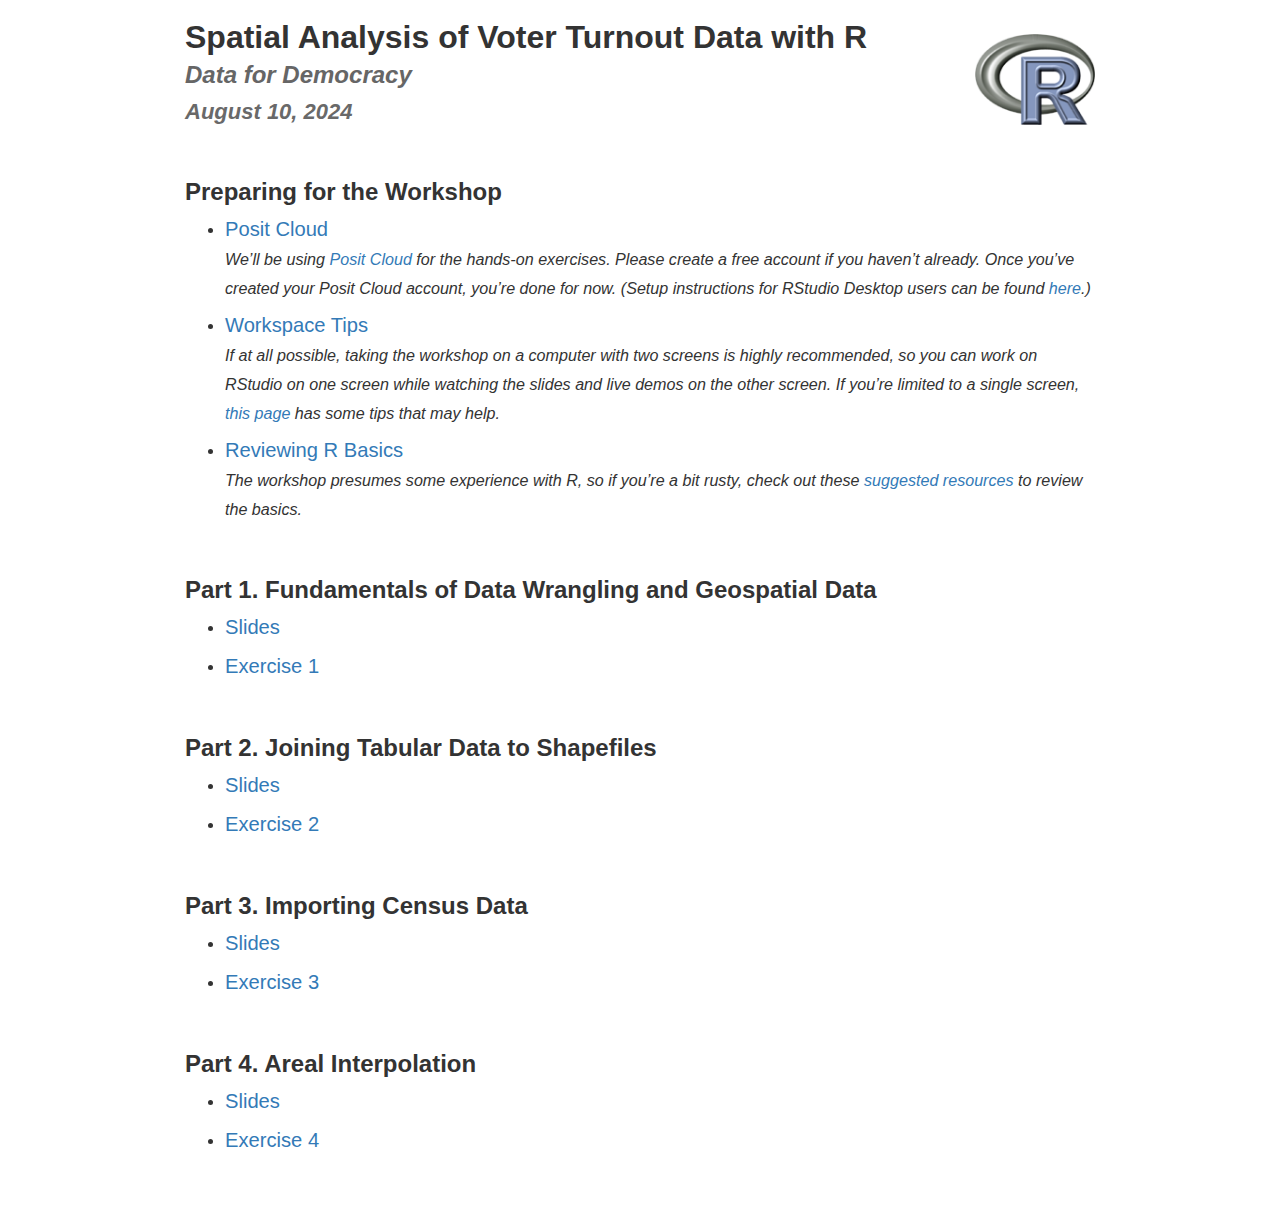
<file: index.html>
<!DOCTYPE html>

<html>

<head>

<meta charset="utf-8" />
<meta name="generator" content="pandoc" />
<meta http-equiv="X-UA-Compatible" content="IE=EDGE" />



<meta name="date" content="2024-08-10" />

<title>Spatial Analysis of Voter Turnout Data with R Data for Democracy</title>

<script src="slides/lib/header-attrs-2.27/header-attrs.js"></script>
<script src="slides/lib/jquery-3.6.0/jquery-3.6.0.min.js"></script>
<meta name="viewport" content="width=device-width, initial-scale=1" />
<link href="slides/lib/bootstrap-3.3.5/css/bootstrap.min.css" rel="stylesheet" />
<script src="slides/lib/bootstrap-3.3.5/js/bootstrap.min.js"></script>
<script src="slides/lib/bootstrap-3.3.5/shim/html5shiv.min.js"></script>
<script src="slides/lib/bootstrap-3.3.5/shim/respond.min.js"></script>
<style>h1 {font-size: 34px;}
       h1.title {font-size: 38px;}
       h2 {font-size: 30px;}
       h3 {font-size: 24px;}
       h4 {font-size: 18px;}
       h5 {font-size: 16px;}
       h6 {font-size: 12px;}
       code {color: inherit; background-color: rgba(0, 0, 0, 0.04);}
       pre:not([class]) { background-color: white }</style>
<script src="slides/lib/navigation-1.1/tabsets.js"></script>

<style type="text/css">
  code{white-space: pre-wrap;}
  span.smallcaps{font-variant: small-caps;}
  span.underline{text-decoration: underline;}
  div.column{display: inline-block; vertical-align: top; width: 50%;}
  div.hanging-indent{margin-left: 1.5em; text-indent: -1.5em;}
  ul.task-list{list-style: none;}
      .display.math{display: block; text-align: center; margin: 0.5rem auto;}
  </style>










<style type = "text/css">
.main-container {
  max-width: 940px;
  margin-left: auto;
  margin-right: auto;
}
img {
  max-width:100%;
}
.tabbed-pane {
  padding-top: 12px;
}
.html-widget {
  margin-bottom: 20px;
}
button.code-folding-btn:focus {
  outline: none;
}
summary {
  display: list-item;
}
details > summary > p:only-child {
  display: inline;
}
pre code {
  padding: 0;
}
</style>



<!-- tabsets -->

<style type="text/css">
.tabset-dropdown > .nav-tabs {
  display: inline-table;
  max-height: 500px;
  min-height: 44px;
  overflow-y: auto;
  border: 1px solid #ddd;
  border-radius: 4px;
}

.tabset-dropdown > .nav-tabs > li.active:before, .tabset-dropdown > .nav-tabs.nav-tabs-open:before {
  content: "\e259";
  font-family: 'Glyphicons Halflings';
  display: inline-block;
  padding: 10px;
  border-right: 1px solid #ddd;
}

.tabset-dropdown > .nav-tabs.nav-tabs-open > li.active:before {
  content: "\e258";
  font-family: 'Glyphicons Halflings';
  border: none;
}

.tabset-dropdown > .nav-tabs > li.active {
  display: block;
}

.tabset-dropdown > .nav-tabs > li > a,
.tabset-dropdown > .nav-tabs > li > a:focus,
.tabset-dropdown > .nav-tabs > li > a:hover {
  border: none;
  display: inline-block;
  border-radius: 4px;
  background-color: transparent;
}

.tabset-dropdown > .nav-tabs.nav-tabs-open > li {
  display: block;
  float: none;
}

.tabset-dropdown > .nav-tabs > li {
  display: none;
}
</style>

<!-- code folding -->




</head>

<body>


<div class="container-fluid main-container">




<div id="header">



<h1 class="title toc-ignore"><img src='images/rlogo_120x120.png' style='float:right;'/>Spatial
Analysis of Voter Turnout Data with R<br/><span
style="color:#666; font-style:italic; font-weight:bold; font-size:75%;">Data
for Democracy</span></h1>
<h4 class="date">August 10, 2024</h4>

</div>


<style type="text/css">

h1 {
  font-size: 24px;
  font-weight: bold;
  margin-left: 0px;
}
h1.title {
  font-size:32px;
}
h2 {
  font-size: 22px;
  font-weight: bold;
  margin-left: 0px;
}
h3 {
  font-size: 18px;
  margin-top: 2em;
  font-weight: bold;
}
h4.date {
  font-size: 22px;
  color: dimgray;
  font-weight: bold;
  font-style:italic;
}
p, li, summary {
  font-size: 120%;
}
span.note {
  font-size:80%;
  font-style:italic;
}
ol {
  margin-left: 0px;
}
</style>
<p><br />
</p>
<div id="preparing-for-the-workshop" class="section level1"
style="clear:both;">
<h1 style="clear:both;">Preparing for the Workshop</h1>
<ul>
<li><p><a href="https://posit.cloud/" target="_blank"
rel="noopener">Posit Cloud</a><br/><span
style="font-size:80%; font-style:italic;">We’ll be using <a
href="https://posit.cloud/" target="_blank" rel="noopener">Posit
Cloud</a> for the hands-on exercises. Please create a free account if
you haven’t already. Once you’ve created your Posit Cloud account,
you’re done for now. (Setup instructions for RStudio Desktop users can
be found <a href="./setup.html">here</a>.)</span><br/></p></li>
<li><p><a href="./workspace-tips.html" target="_blank"
rel="noopener">Workspace Tips</a><br/><span
style="font-size:80%; font-style:italic;">If at all possible, taking the
workshop on a computer with two screens is highly recommended, so you
can work on RStudio on one screen while watching the slides and live
demos on the other screen. If you’re limited to a single screen, <a
href="./workspace-tips.html">this page</a> has some tips that may
help.</span></p></li>
<li><p><a href="https://igis.ucanr.edu/Training/Learn-R/"
target="_blank" rel="noopener">Reviewing R Basics</a><br/><span
style="font-size:80%; font-style:italic;">The workshop presumes some
experience with R, so if you’re a bit rusty, check out these <a
href="https://igis.ucanr.edu/Training/Learn-R/" target="_blank"
rel="noopener">suggested resources</a> to review the
basics.</span></p></li>
</ul>
<p><br />
</p>
</div>
<div id="part-1.-fundamentals-of-data-wrangling-and-geospatial-data"
class="section level1">
<h1>Part 1. Fundamentals of Data Wrangling and Geospatial Data</h1>
<ul>
<li><p><a href="./slides/slides_01.html" target="_blank"
rel="noopener">Slides</a></p></li>
<li><p><a href="./exercises/exercise01_import-geometries.html"
target="_blank" rel="noopener">Exercise 1</a></p></li>
</ul>
<p><br />
</p>
</div>
<div id="part-2.-joining-tabular-data-to-shapefiles"
class="section level1">
<h1>Part 2. Joining Tabular Data to Shapefiles</h1>
<ul>
<li><p><a href="./slides/slides_02.html" target="_blank"
rel="noopener">Slides</a></p></li>
<li><p><a href="./exercises/exercise02_import-voter-turnout.html"
target="_blank" rel="noopener">Exercise 2</a></p></li>
</ul>
<p><br />
</p>
</div>
<div id="part-3.-importing-census-data" class="section level1">
<h1>Part 3. Importing Census Data</h1>
<ul>
<li><p><a href="./slides/slides_03.html" target="_blank"
rel="noopener">Slides</a></p></li>
<li><p><a href="./exercises/exercise03_import-census-data.html"
target="_blank" rel="noopener">Exercise 3</a></p></li>
</ul>
<p><br />
</p>
</div>
<div id="part-4.-areal-interpolation" class="section level1">
<h1>Part 4. Areal Interpolation</h1>
<ul>
<li><p><a href="./slides/slides_04.html" target="_blank"
rel="noopener">Slides</a></p></li>
<li><p><a href="./exercises/exercise04_areal-interpolation.html"
target="_blank" rel="noopener">Exercise 4</a></p></li>
</ul>
<p><br />
</p>
<p><br />
</p>
</div>




</div>

<script>

// add bootstrap table styles to pandoc tables
function bootstrapStylePandocTables() {
  $('tr.odd').parent('tbody').parent('table').addClass('table table-condensed');
}
$(document).ready(function () {
  bootstrapStylePandocTables();
});


</script>

<!-- tabsets -->

<script>
$(document).ready(function () {
  window.buildTabsets("TOC");
});

$(document).ready(function () {
  $('.tabset-dropdown > .nav-tabs > li').click(function () {
    $(this).parent().toggleClass('nav-tabs-open');
  });
});
</script>

<!-- code folding -->



</body>
</html>
</file>
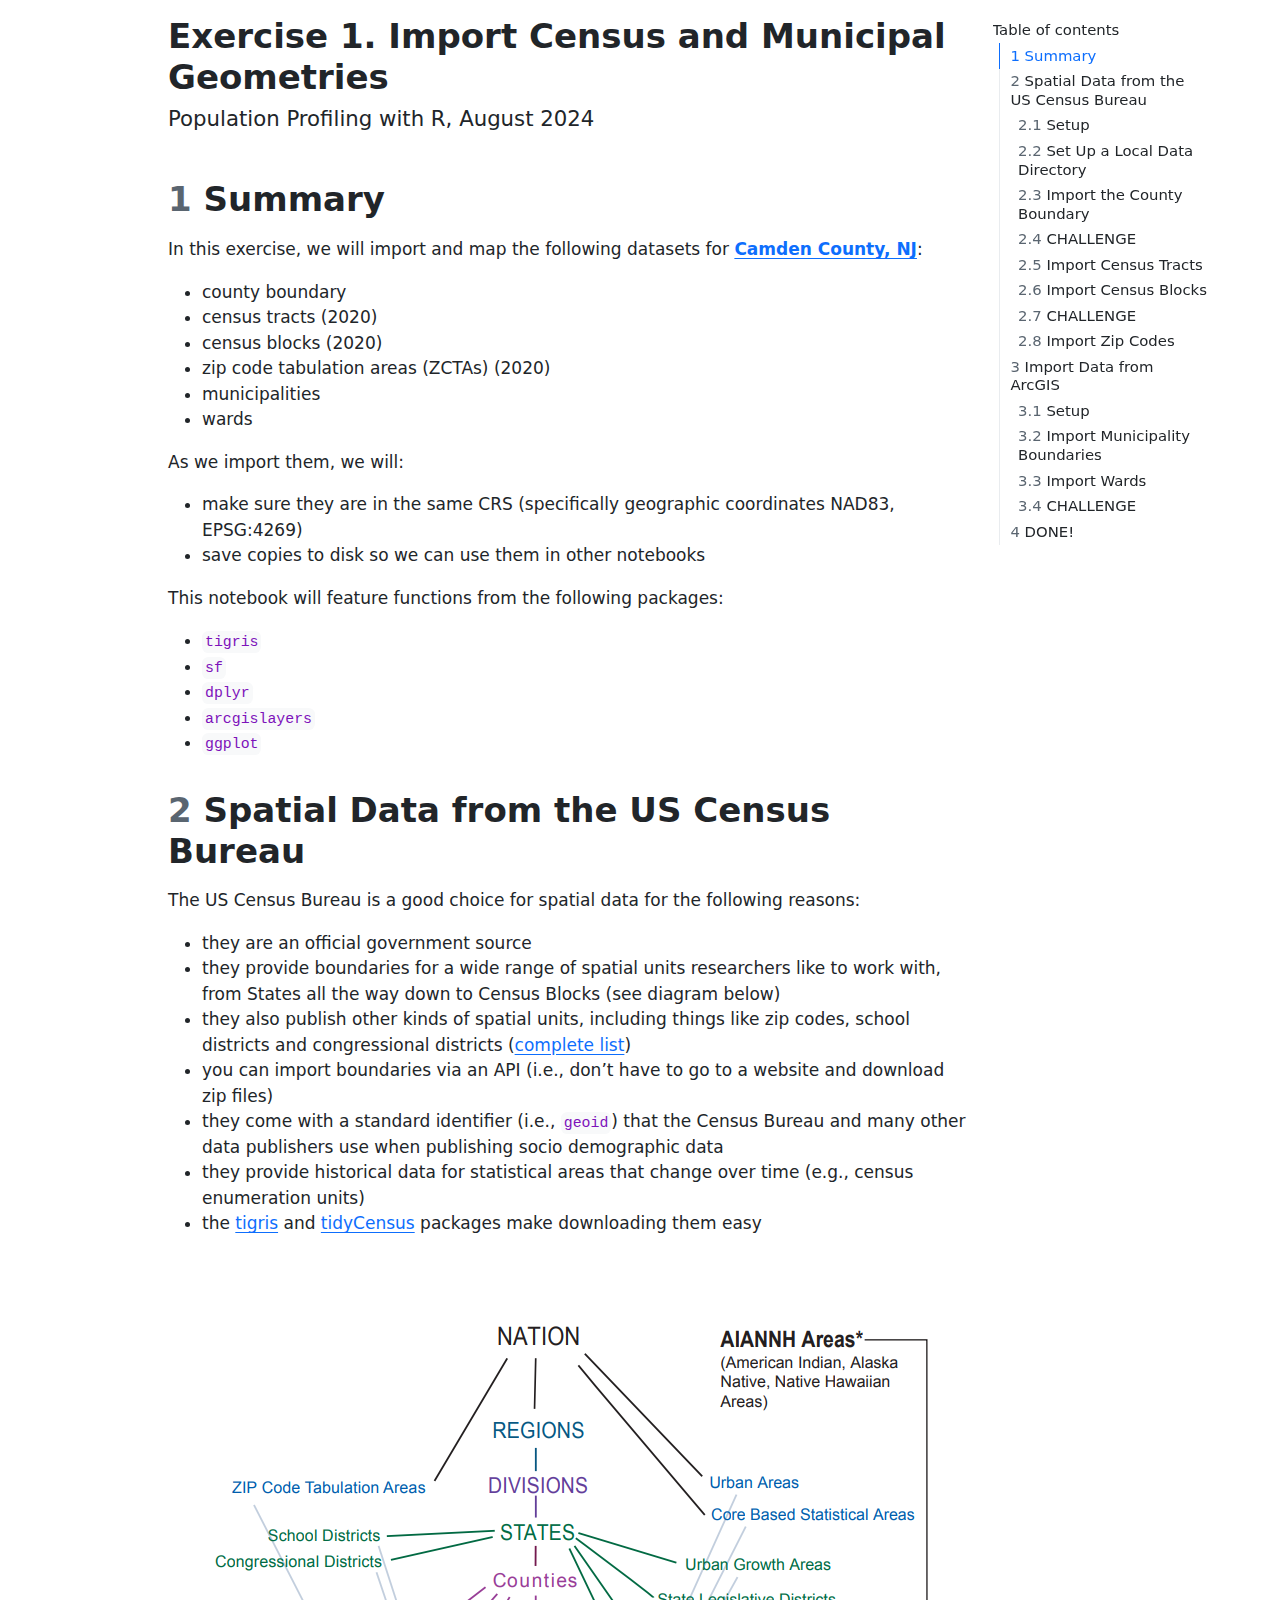
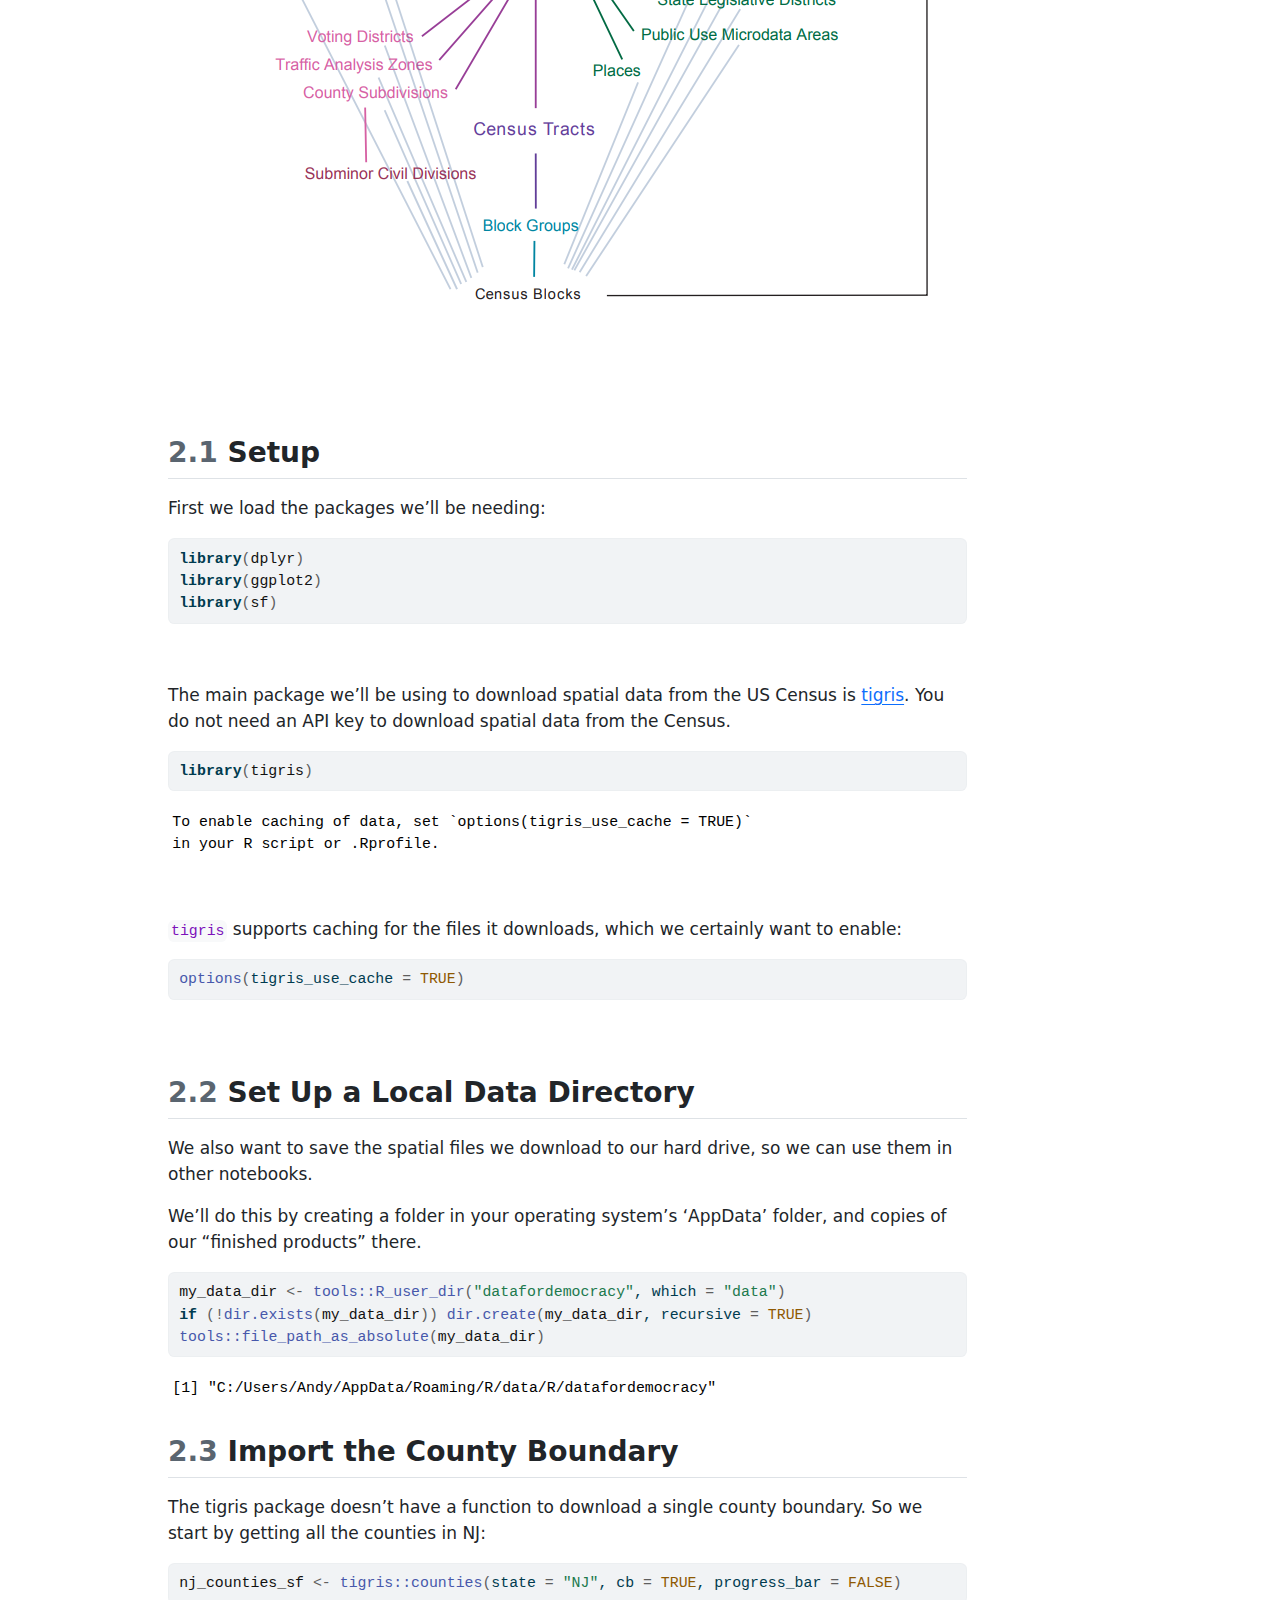
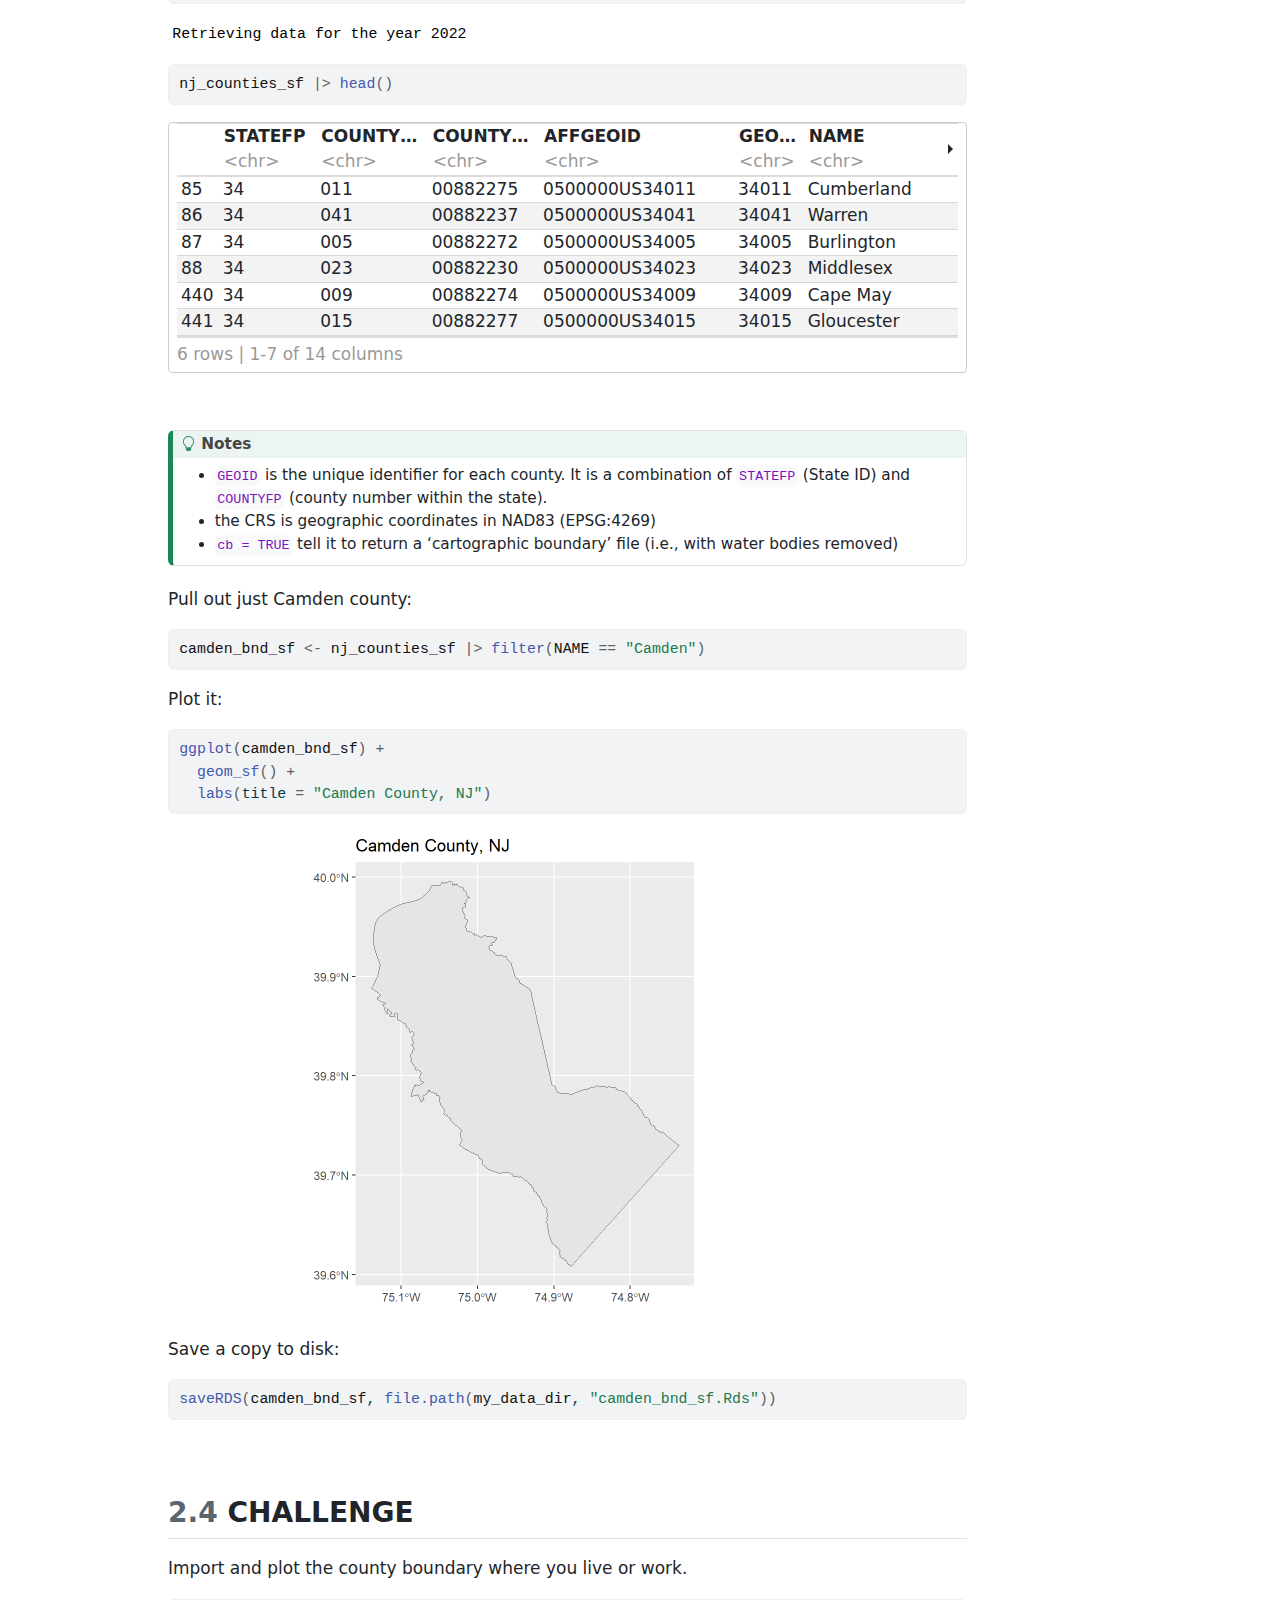
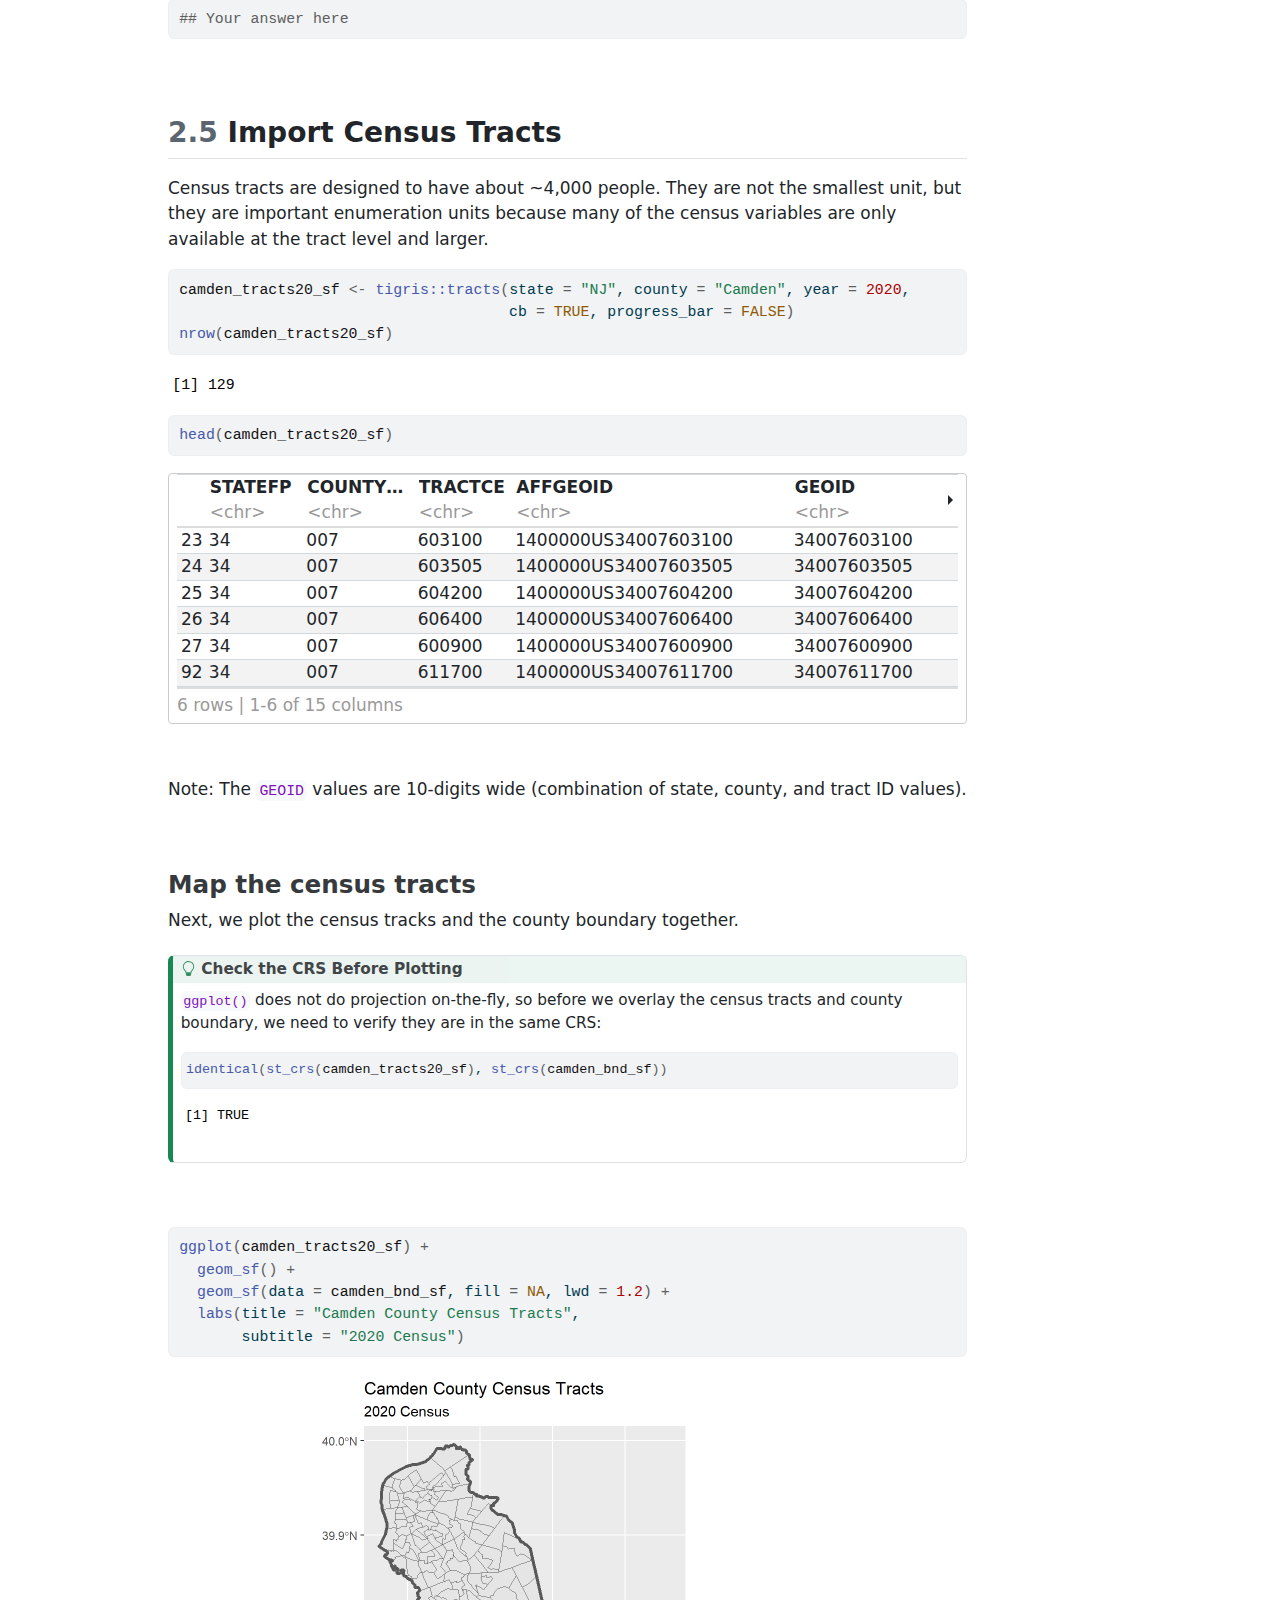
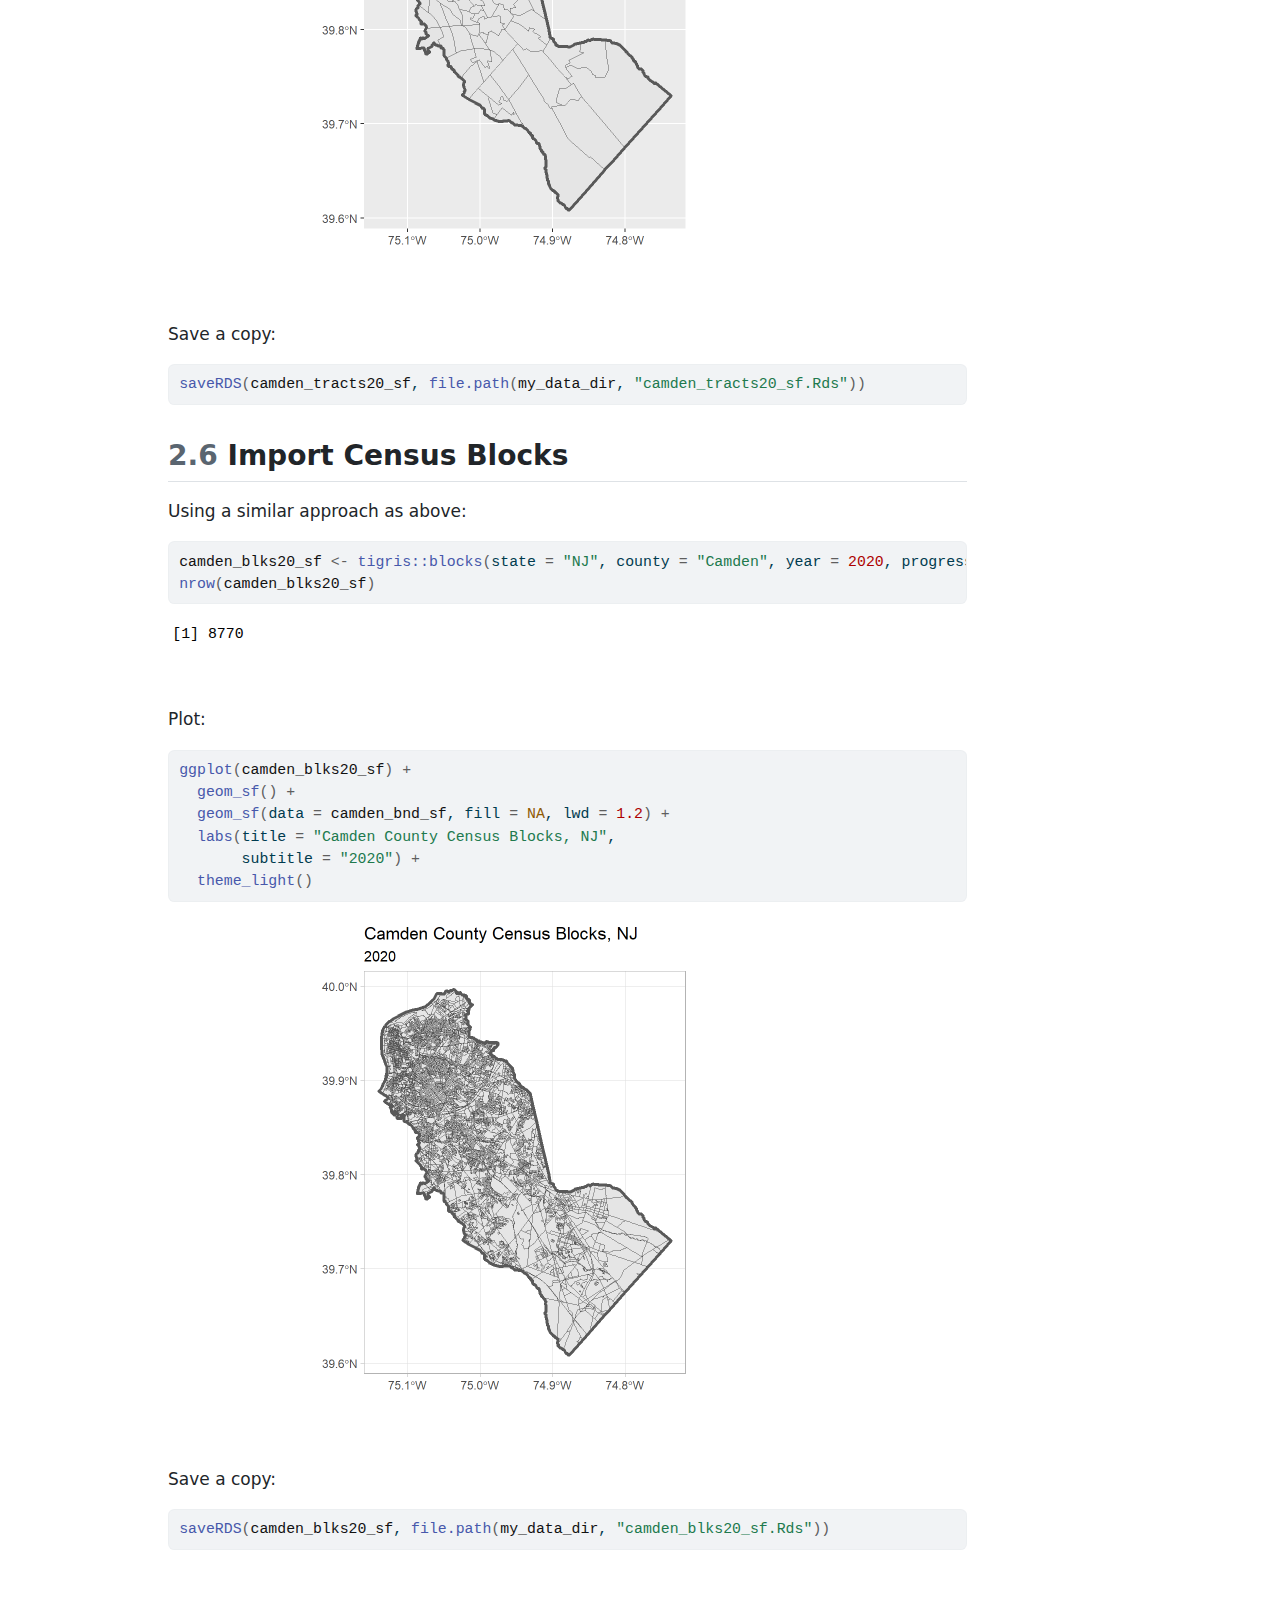
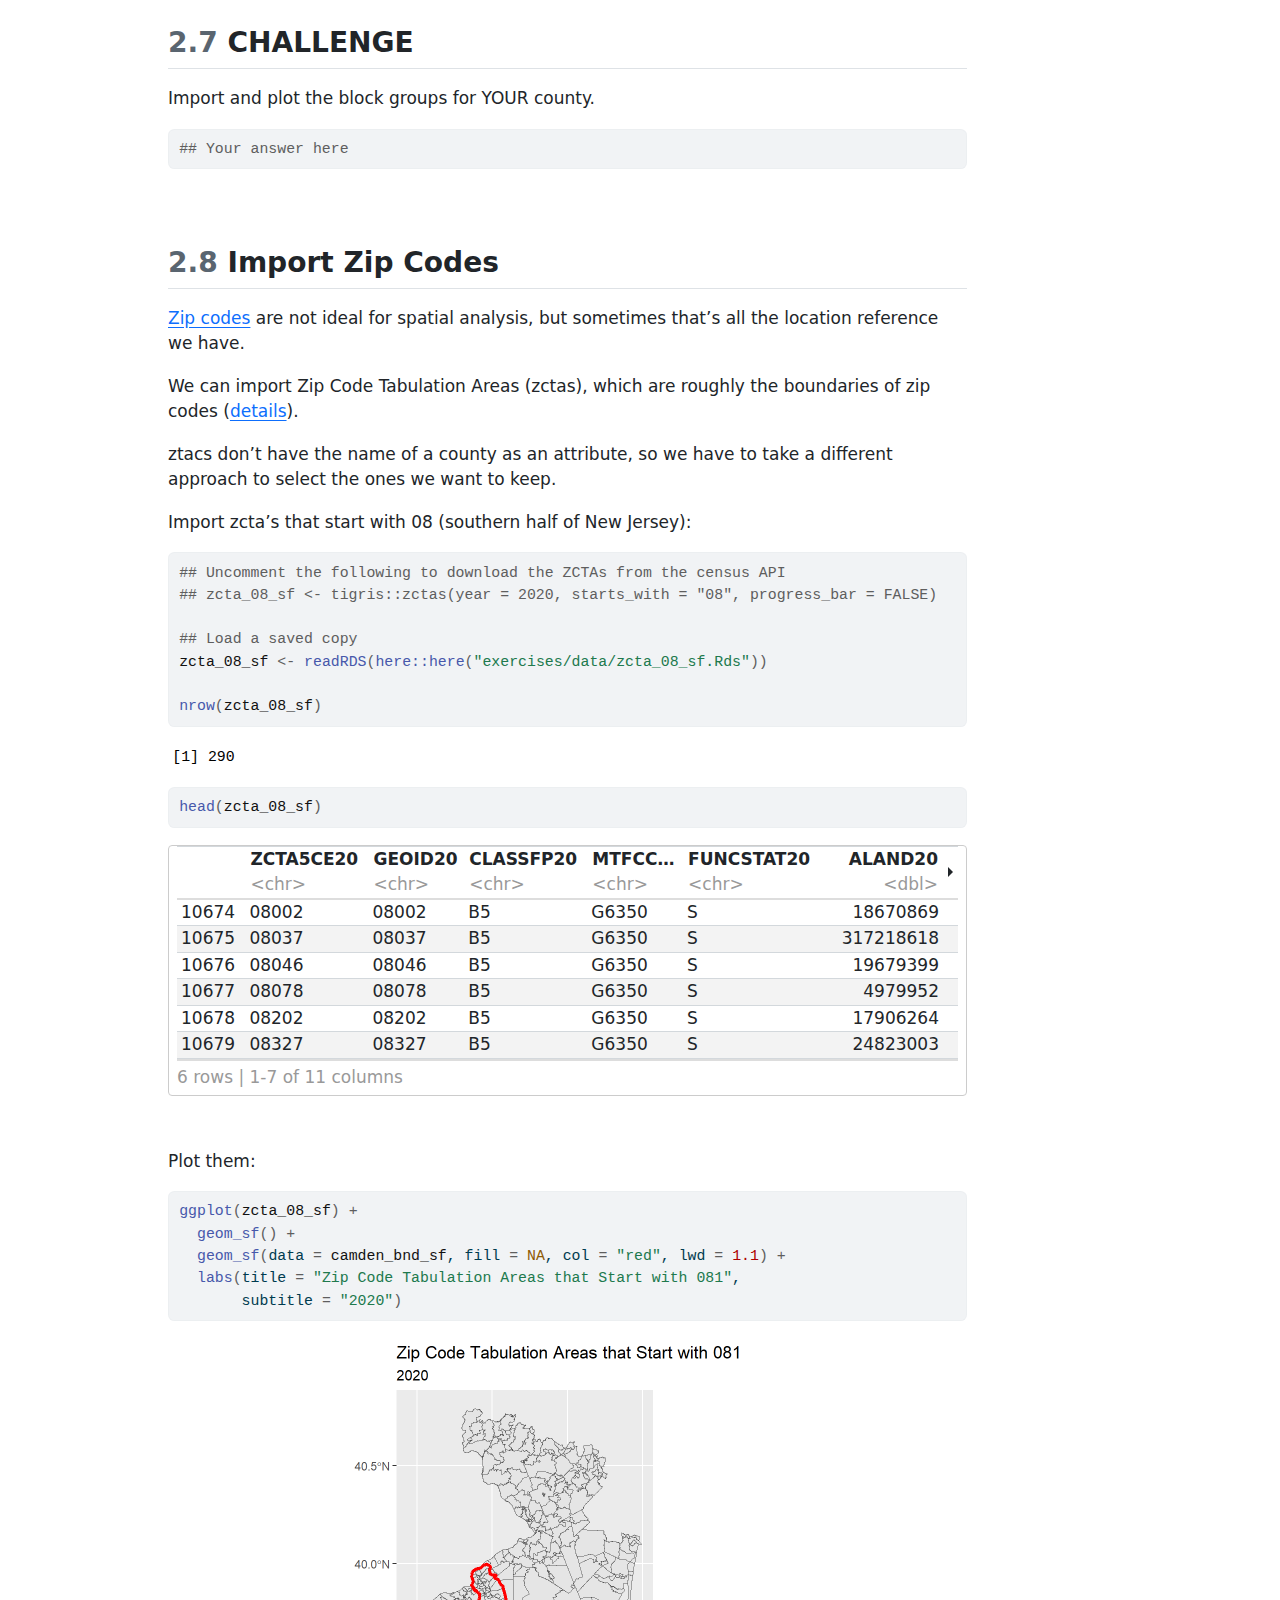
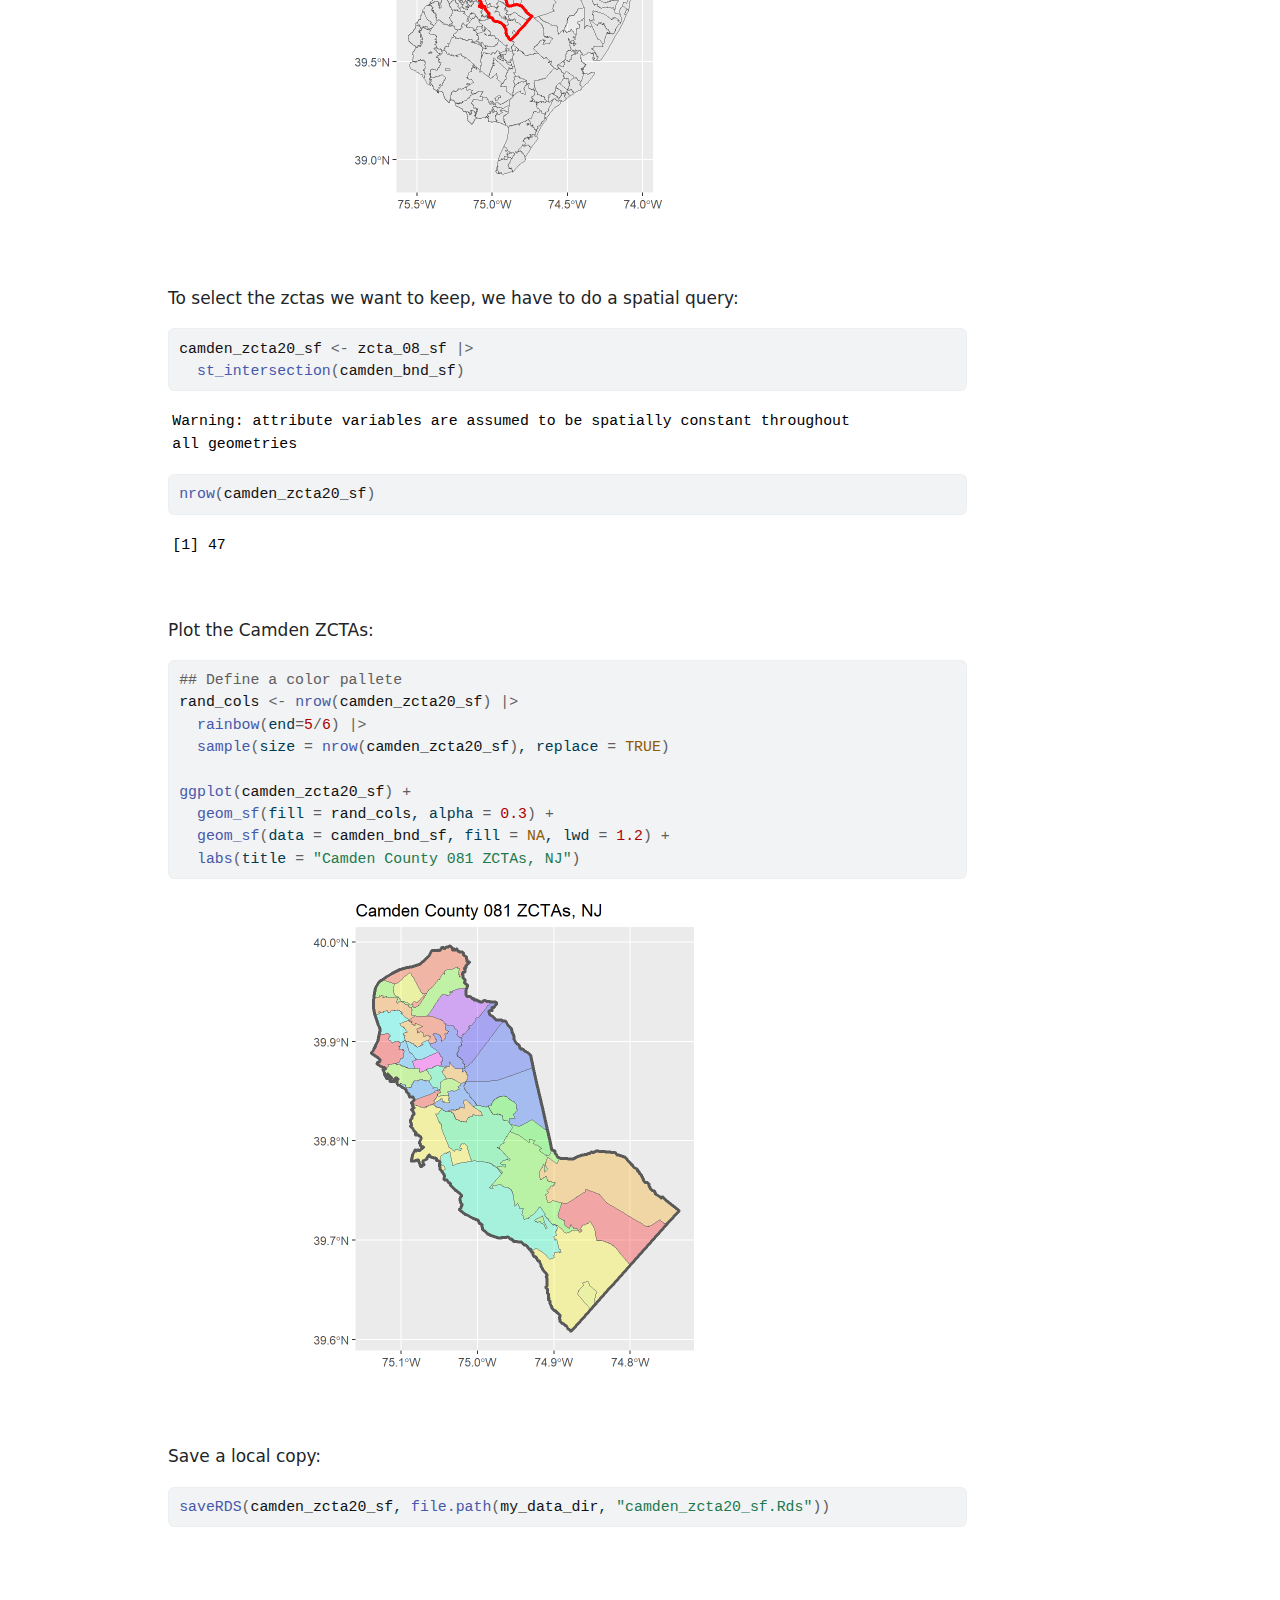
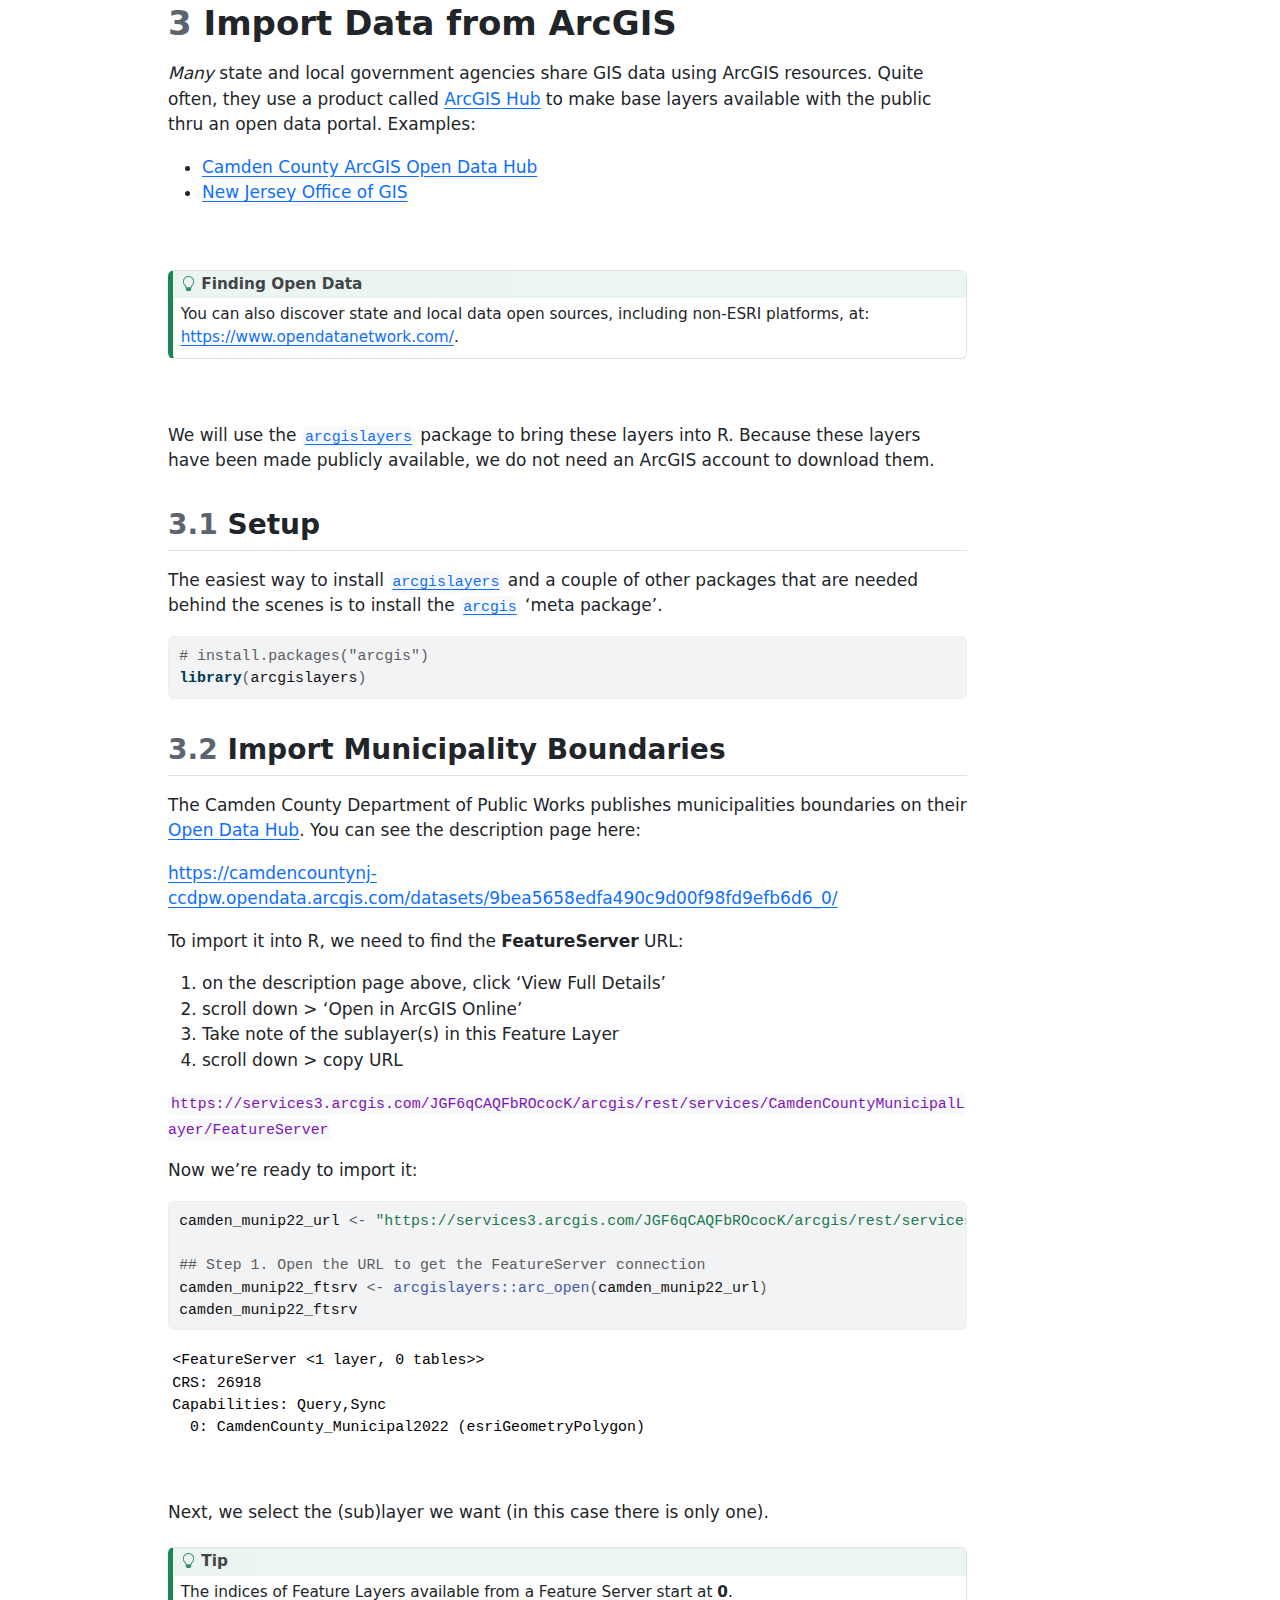
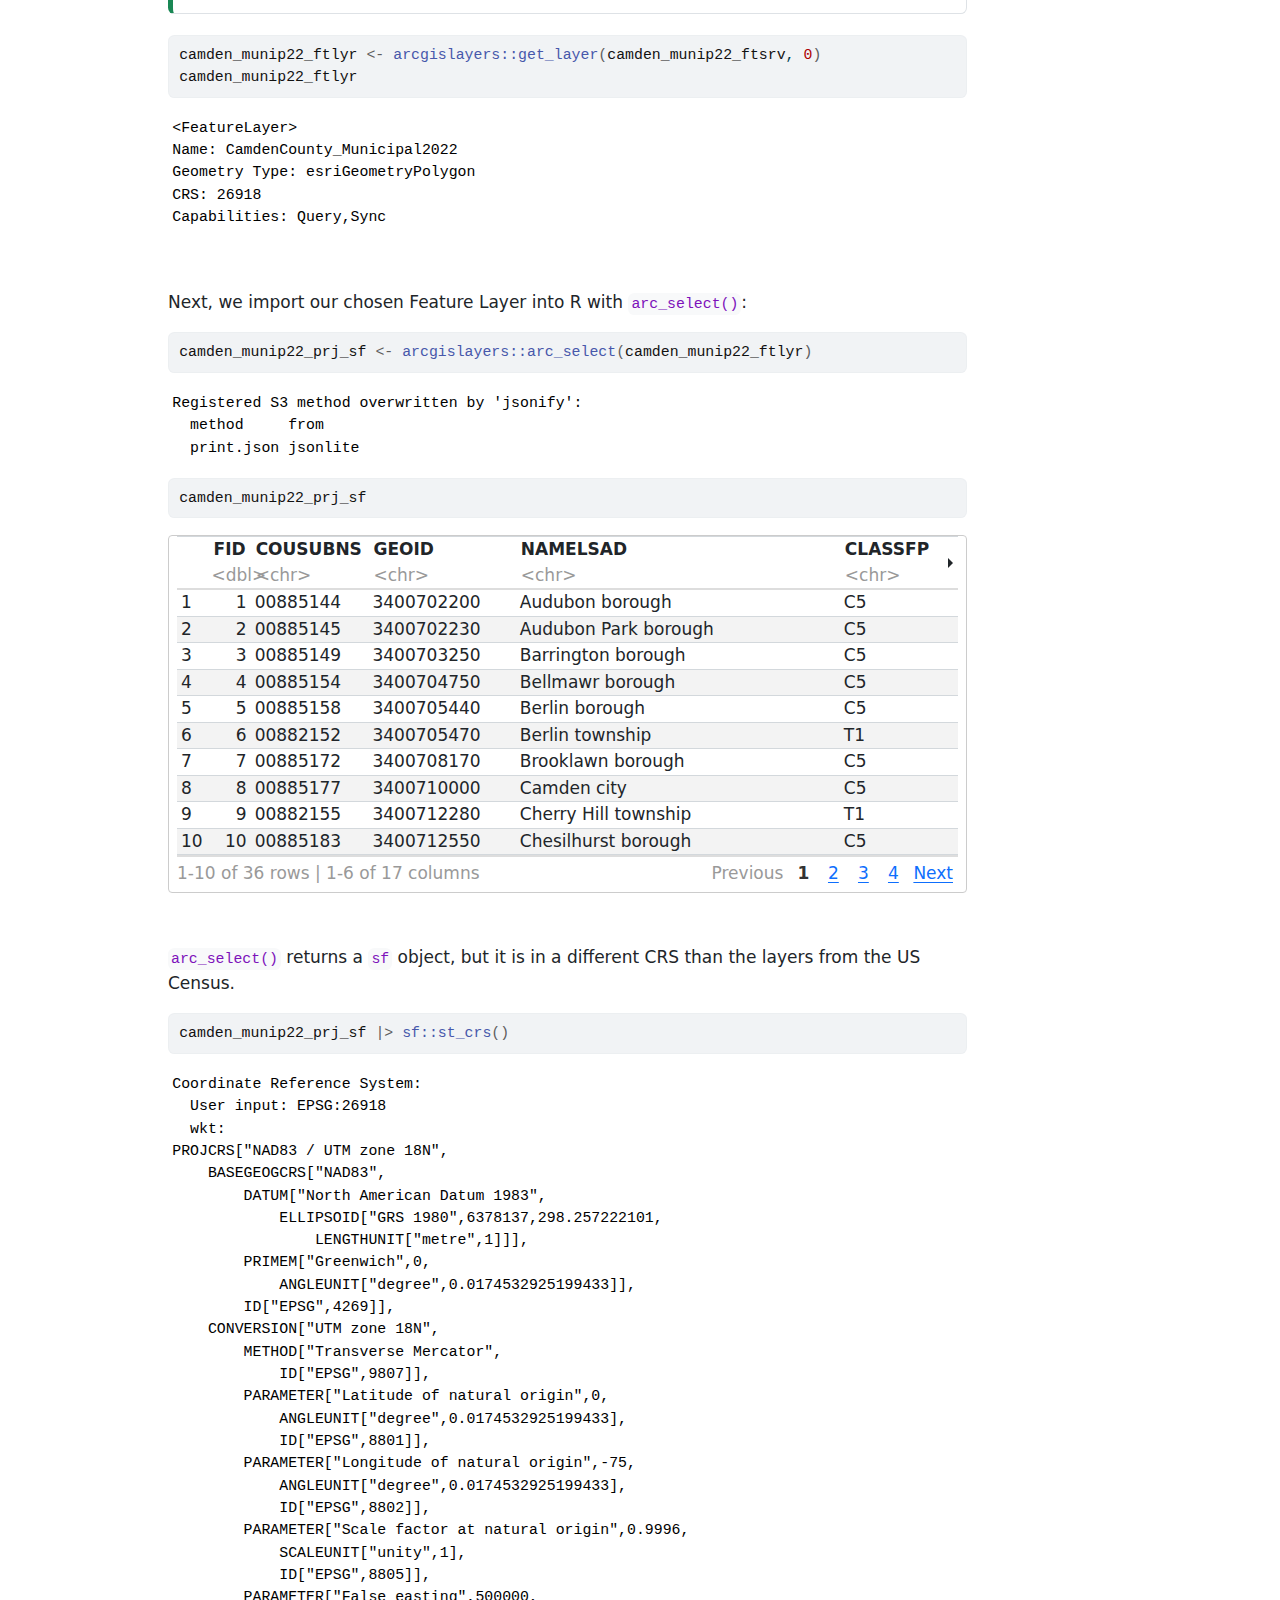
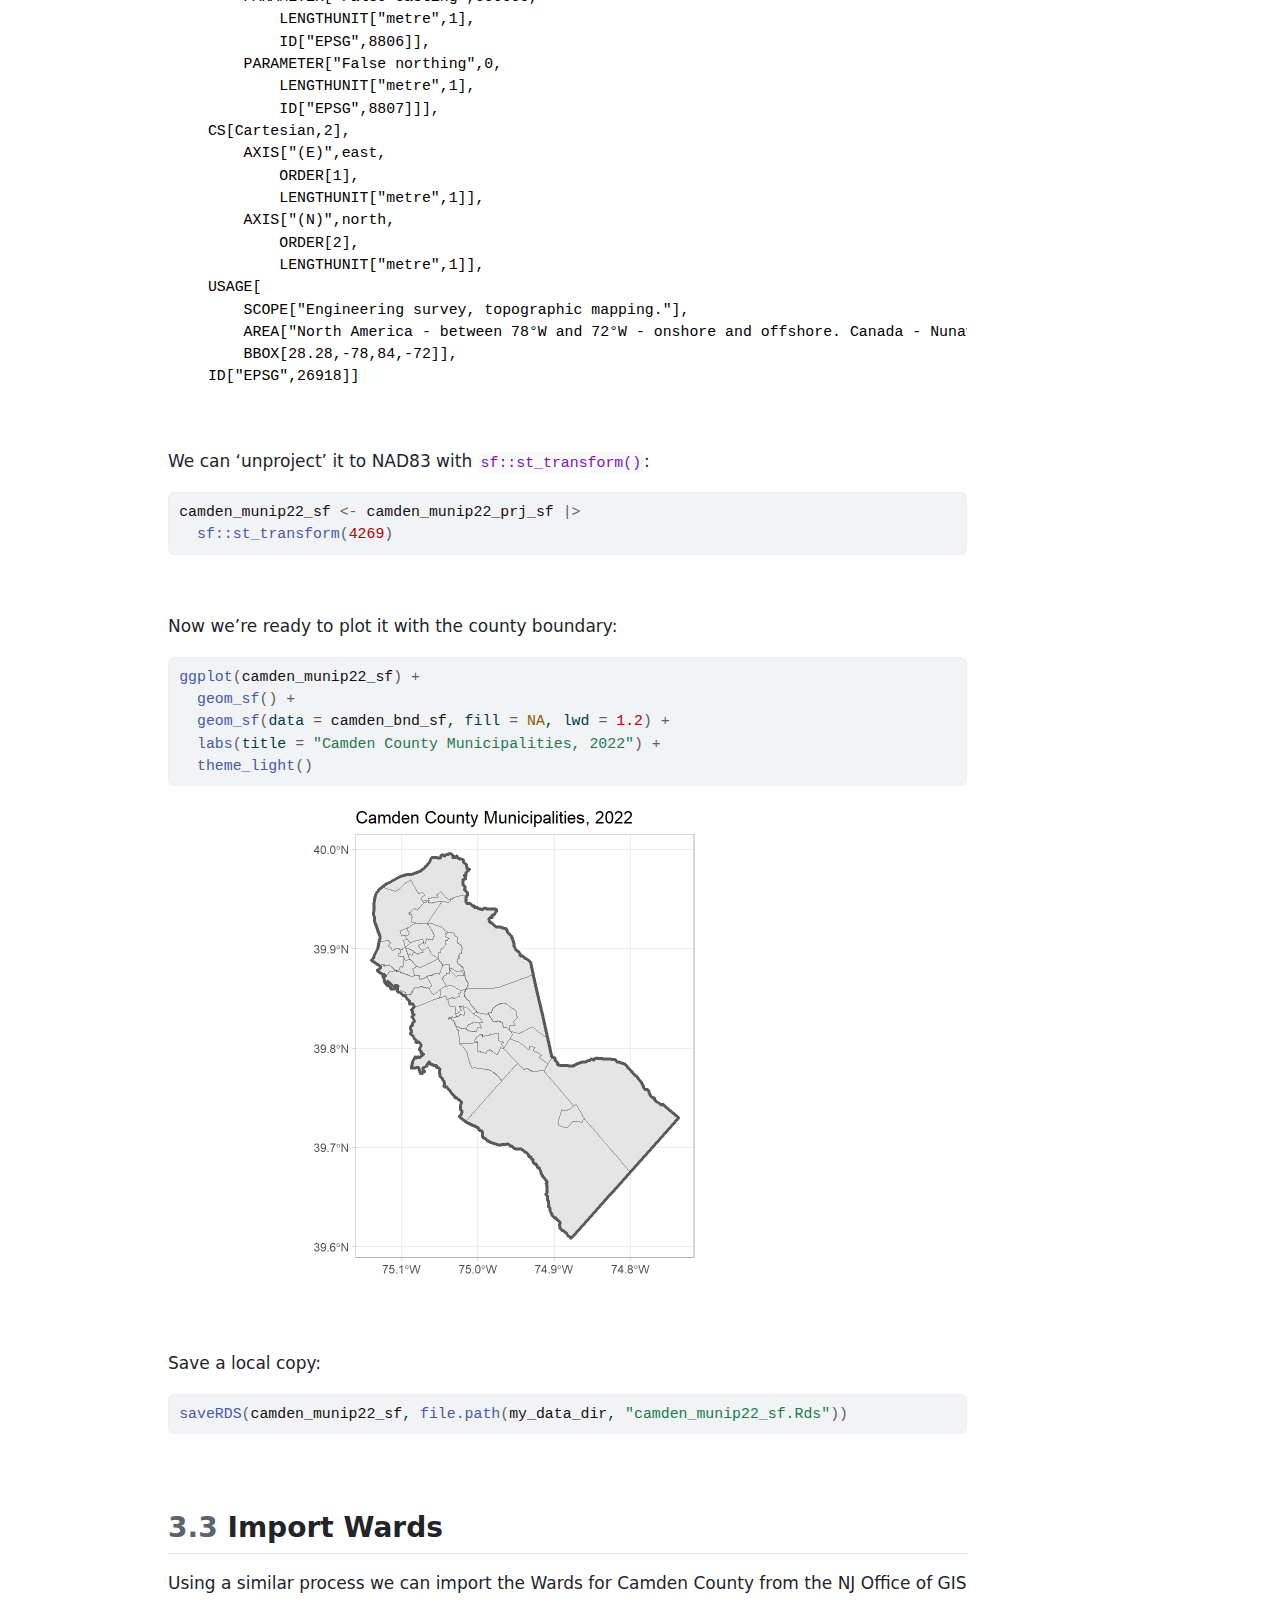
<file: exercises/exercise01_import-geometries.html>
<!DOCTYPE html>
<html xmlns="http://www.w3.org/1999/xhtml" lang="en" xml:lang="en"><head>
<meta http-equiv="Content-Type" content="text/html; charset=UTF-8">
<meta charset="utf-8">
<meta name="generator" content="quarto-1.5.57">
<meta name="viewport" content="width=device-width, initial-scale=1.0, user-scalable=yes">
<title>Exercise 1. Import Census and Municipal Geometries</title>
<style>
code{white-space: pre-wrap;}
span.smallcaps{font-variant: small-caps;}
div.columns{display: flex; gap: min(4vw, 1.5em);}
div.column{flex: auto; overflow-x: auto;}
div.hanging-indent{margin-left: 1.5em; text-indent: -1.5em;}
ul.task-list{list-style: none;}
ul.task-list li input[type="checkbox"] {
  width: 0.8em;
  margin: 0 0.8em 0.2em -1em; /* quarto-specific, see https://github.com/quarto-dev/quarto-cli/issues/4556 */ 
  vertical-align: middle;
}
/* CSS for syntax highlighting */
pre > code.sourceCode { white-space: pre; position: relative; }
pre > code.sourceCode > span { line-height: 1.25; }
pre > code.sourceCode > span:empty { height: 1.2em; }
.sourceCode { overflow: visible; }
code.sourceCode > span { color: inherit; text-decoration: inherit; }
div.sourceCode { margin: 1em 0; }
pre.sourceCode { margin: 0; }
@media screen {
div.sourceCode { overflow: auto; }
}
@media print {
pre > code.sourceCode { white-space: pre-wrap; }
pre > code.sourceCode > span { display: inline-block; text-indent: -5em; padding-left: 5em; }
}
pre.numberSource code
  { counter-reset: source-line 0; }
pre.numberSource code > span
  { position: relative; left: -4em; counter-increment: source-line; }
pre.numberSource code > span > a:first-child::before
  { content: counter(source-line);
    position: relative; left: -1em; text-align: right; vertical-align: baseline;
    border: none; display: inline-block;
    -webkit-touch-callout: none; -webkit-user-select: none;
    -khtml-user-select: none; -moz-user-select: none;
    -ms-user-select: none; user-select: none;
    padding: 0 4px; width: 4em;
  }
pre.numberSource { margin-left: 3em;  padding-left: 4px; }
div.sourceCode
  {   }
@media screen {
pre > code.sourceCode > span > a:first-child::before { text-decoration: underline; }
}
</style>

<script src="exercise01_import-geometries_files/libs/clipboard/clipboard.min.js"></script>
<script src="exercise01_import-geometries_files/libs/quarto-html/quarto.js"></script>
<script src="exercise01_import-geometries_files/libs/quarto-html/popper.min.js"></script>
<script src="exercise01_import-geometries_files/libs/quarto-html/tippy.umd.min.js"></script>
<script src="exercise01_import-geometries_files/libs/quarto-html/anchor.min.js"></script>
<link href="exercise01_import-geometries_files/libs/quarto-html/tippy.css" rel="stylesheet">
<link href="exercise01_import-geometries_files/libs/quarto-html/quarto-syntax-highlighting.css" rel="stylesheet" id="quarto-text-highlighting-styles">
<script src="exercise01_import-geometries_files/libs/bootstrap/bootstrap.min.js"></script>
<link href="exercise01_import-geometries_files/libs/bootstrap/bootstrap-icons.css" rel="stylesheet">
<link href="exercise01_import-geometries_files/libs/bootstrap/bootstrap.min.css" rel="stylesheet" id="quarto-bootstrap" data-mode="light"><link href="exercise01_import-geometries_files/libs/pagedtable-1.1/css/pagedtable.css" rel="stylesheet">
<script src="exercise01_import-geometries_files/libs/pagedtable-1.1/js/pagedtable.js"></script>
</head>
<body>

<div id="quarto-content" class="page-columns page-rows-contents page-layout-article">
<div id="quarto-margin-sidebar" class="sidebar margin-sidebar">
  <nav id="TOC" role="doc-toc" class="toc-active" data-toc-expanded="2"><h2 id="toc-title">Table of contents</h2>
   
  <ul class="collapse">
<li><a href="#summary" id="toc-summary" class="nav-link active" data-scroll-target="#summary"><span class="header-section-number">1</span> Summary</a></li>
  <li>
<a href="#spatial-data-from-the-us-census-bureau" id="toc-spatial-data-from-the-us-census-bureau" class="nav-link" data-scroll-target="#spatial-data-from-the-us-census-bureau"><span class="header-section-number">2</span> Spatial Data from the US Census Bureau</a>
  <ul class="collapse">
<li><a href="#setup" id="toc-setup" class="nav-link" data-scroll-target="#setup"><span class="header-section-number">2.1</span> Setup</a></li>
  <li><a href="#set-up-a-local-data-directory" id="toc-set-up-a-local-data-directory" class="nav-link" data-scroll-target="#set-up-a-local-data-directory"><span class="header-section-number">2.2</span> Set Up a Local Data Directory</a></li>
  <li><a href="#import-the-county-boundary" id="toc-import-the-county-boundary" class="nav-link" data-scroll-target="#import-the-county-boundary"><span class="header-section-number">2.3</span> Import the County Boundary</a></li>
  <li><a href="#challenge" id="toc-challenge" class="nav-link" data-scroll-target="#challenge"><span class="header-section-number">2.4</span> CHALLENGE</a></li>
  <li><a href="#import-census-tracts" id="toc-import-census-tracts" class="nav-link" data-scroll-target="#import-census-tracts"><span class="header-section-number">2.5</span> Import Census Tracts</a></li>
  <li><a href="#import-census-blocks" id="toc-import-census-blocks" class="nav-link" data-scroll-target="#import-census-blocks"><span class="header-section-number">2.6</span> Import Census Blocks</a></li>
  <li><a href="#challenge-1" id="toc-challenge-1" class="nav-link" data-scroll-target="#challenge-1"><span class="header-section-number">2.7</span> CHALLENGE</a></li>
  <li><a href="#import-zip-codes" id="toc-import-zip-codes" class="nav-link" data-scroll-target="#import-zip-codes"><span class="header-section-number">2.8</span> Import Zip Codes</a></li>
  </ul>
</li>
  <li>
<a href="#import-data-from-arcgis" id="toc-import-data-from-arcgis" class="nav-link" data-scroll-target="#import-data-from-arcgis"><span class="header-section-number">3</span> Import Data from ArcGIS</a>
  <ul class="collapse">
<li><a href="#setup-1" id="toc-setup-1" class="nav-link" data-scroll-target="#setup-1"><span class="header-section-number">3.1</span> Setup</a></li>
  <li><a href="#import-municipality-boundaries" id="toc-import-municipality-boundaries" class="nav-link" data-scroll-target="#import-municipality-boundaries"><span class="header-section-number">3.2</span> Import Municipality Boundaries</a></li>
  <li><a href="#import-wards" id="toc-import-wards" class="nav-link" data-scroll-target="#import-wards"><span class="header-section-number">3.3</span> Import Wards</a></li>
  <li><a href="#challenge-2" id="toc-challenge-2" class="nav-link" data-scroll-target="#challenge-2"><span class="header-section-number">3.4</span> CHALLENGE</a></li>
  </ul>
</li>
  <li><a href="#done" id="toc-done" class="nav-link" data-scroll-target="#done"><span class="header-section-number">4</span> DONE!</a></li>
  </ul></nav>
</div>
<main class="content" id="quarto-document-content"><header id="title-block-header" class="quarto-title-block default"><div class="quarto-title">
<h1 class="title">Exercise 1. Import Census and Municipal Geometries</h1>
<p class="subtitle lead">Population Profiling with R, August 2024</p>
</div>



<div class="quarto-title-meta">

    
  
    
  </div>
  


</header><section id="summary" class="level1" data-number="1"><h1 data-number="1">
<span class="header-section-number">1</span> Summary</h1>
<p>In this exercise, we will import and map the following datasets for <a href="https://en.wikipedia.org/wiki/Camden_County,_New_Jersey"><strong>Camden County, NJ</strong></a>:</p>
<ul>
<li>county boundary</li>
<li>census tracts (2020)</li>
<li>census blocks (2020)</li>
<li>zip code tabulation areas (ZCTAs) (2020)</li>
<li>municipalities</li>
<li>wards</li>
</ul>
<p>As we import them, we will:</p>
<ul>
<li>make sure they are in the same CRS (specifically geographic coordinates NAD83, EPSG:4269)<br>
</li>
<li>save copies to disk so we can use them in other notebooks</li>
</ul>
<p>This notebook will feature functions from the following packages:</p>
<ul>
<li><code>tigris</code></li>
<li><code>sf</code></li>
<li><code>dplyr</code></li>
<li><code>arcgislayers</code></li>
<li><code>ggplot</code></li>
</ul></section><section id="spatial-data-from-the-us-census-bureau" class="level1" data-number="2"><h1 data-number="2">
<span class="header-section-number">2</span> Spatial Data from the US Census Bureau</h1>
<p>The US Census Bureau is a good choice for spatial data for the following reasons:</p>
<ul>
<li>they are an official government source</li>
<li>they provide boundaries for a wide range of spatial units researchers like to work with, from States all the way down to Census Blocks (see diagram below)</li>
<li>they also publish other kinds of spatial units, including things like zip codes, school districts and congressional districts (<a href="https://walker-data.com/tidycensus/articles/basic-usage.html#geography-in-tidycensus">complete list</a>)</li>
<li>you can import boundaries via an API (i.e., don’t have to go to a website and download zip files)</li>
<li>they come with a standard identifier (i.e., <code>geoid</code>) that the Census Bureau and many other data publishers use when publishing socio demographic data</li>
<li>they provide historical data for statistical areas that change over time (e.g., census enumeration units)</li>
<li>the <a href="https://github.com/walkerke/tigris">tigris</a> and <a href="https://walker-data.com/tidycensus/">tidyCensus</a> packages make downloading them easy</li>
</ul>
<p><br></p>
<div class="quarto-figure quarto-figure-center">
<figure class="figure"><p><img src="./images/census_areas_diagram_771x646.png" class="img-fluid quarto-figure quarto-figure-center figure-img"></p>
</figure>
</div>
<p><br></p>
<section id="setup" class="level2" data-number="2.1"><h2 data-number="2.1" class="anchored" data-anchor-id="setup">
<span class="header-section-number">2.1</span> Setup</h2>
<p>First we load the packages we’ll be needing:</p>
<div class="cell">
<div class="sourceCode" id="cb1"><pre class="downlit sourceCode r code-with-copy"><code class="sourceCode R"><span><span class="kw"><a href="https://rdrr.io/r/base/library.html">library</a></span><span class="op">(</span><span class="va"><a href="https://dplyr.tidyverse.org">dplyr</a></span><span class="op">)</span></span>
<span><span class="kw"><a href="https://rdrr.io/r/base/library.html">library</a></span><span class="op">(</span><span class="va"><a href="https://ggplot2.tidyverse.org">ggplot2</a></span><span class="op">)</span></span>
<span><span class="kw"><a href="https://rdrr.io/r/base/library.html">library</a></span><span class="op">(</span><span class="va"><a href="https://r-spatial.github.io/sf/">sf</a></span><span class="op">)</span></span></code><button title="Copy to Clipboard" class="code-copy-button"><i class="bi"></i></button></pre></div>
</div>
<p><br></p>
<p>The main package we’ll be using to download spatial data from the US Census is <a href="https://github.com/walkerke/tigris">tigris</a>. You do not need an API key to download spatial data from the Census.</p>
<div class="cell">
<div class="sourceCode" id="cb2"><pre class="downlit sourceCode r code-with-copy"><code class="sourceCode R"><span><span class="kw"><a href="https://rdrr.io/r/base/library.html">library</a></span><span class="op">(</span><span class="va"><a href="https://github.com/walkerke/tigris">tigris</a></span><span class="op">)</span></span></code><button title="Copy to Clipboard" class="code-copy-button"><i class="bi"></i></button></pre></div>
<div class="cell-output cell-output-stderr">
<pre><code>To enable caching of data, set `options(tigris_use_cache = TRUE)`
in your R script or .Rprofile.</code></pre>
</div>
</div>
<p><br></p>
<p><code>tigris</code> supports caching for the files it downloads, which we certainly want to enable:</p>
<div class="cell">
<div class="sourceCode" id="cb4"><pre class="downlit sourceCode r code-with-copy"><code class="sourceCode R"><span><span class="fu"><a href="https://rdrr.io/r/base/options.html">options</a></span><span class="op">(</span>tigris_use_cache <span class="op">=</span> <span class="cn">TRUE</span><span class="op">)</span></span></code><button title="Copy to Clipboard" class="code-copy-button"><i class="bi"></i></button></pre></div>
</div>
<p><br></p>
</section><section id="set-up-a-local-data-directory" class="level2" data-number="2.2"><h2 data-number="2.2" class="anchored" data-anchor-id="set-up-a-local-data-directory">
<span class="header-section-number">2.2</span> Set Up a Local Data Directory</h2>
<p>We also want to save the spatial files we download to our hard drive, so we can use them in other notebooks.</p>
<p>We’ll do this by creating a folder in your operating system’s ‘AppData’ folder, and copies of our “finished products” there.</p>
<div class="cell">
<div class="sourceCode" id="cb5"><pre class="downlit sourceCode r code-with-copy"><code class="sourceCode R"><span><span class="va">my_data_dir</span> <span class="op">&lt;-</span> <span class="fu">tools</span><span class="fu">::</span><span class="fu"><a href="https://rdrr.io/r/tools/userdir.html">R_user_dir</a></span><span class="op">(</span><span class="st">"datafordemocracy"</span>, which <span class="op">=</span> <span class="st">"data"</span><span class="op">)</span></span>
<span><span class="kw">if</span> <span class="op">(</span><span class="op">!</span><span class="fu"><a href="https://rdrr.io/r/base/files2.html">dir.exists</a></span><span class="op">(</span><span class="va">my_data_dir</span><span class="op">)</span><span class="op">)</span> <span class="fu"><a href="https://rdrr.io/r/base/files2.html">dir.create</a></span><span class="op">(</span><span class="va">my_data_dir</span>, recursive <span class="op">=</span> <span class="cn">TRUE</span><span class="op">)</span></span>
<span><span class="fu">tools</span><span class="fu">::</span><span class="fu"><a href="https://rdrr.io/r/tools/fileutils.html">file_path_as_absolute</a></span><span class="op">(</span><span class="va">my_data_dir</span><span class="op">)</span></span></code><button title="Copy to Clipboard" class="code-copy-button"><i class="bi"></i></button></pre></div>
<div class="cell-output cell-output-stdout">
<pre><code>[1] "C:/Users/Andy/AppData/Roaming/R/data/R/datafordemocracy"</code></pre>
</div>
</div>
</section><section id="import-the-county-boundary" class="level2" data-number="2.3"><h2 data-number="2.3" class="anchored" data-anchor-id="import-the-county-boundary">
<span class="header-section-number">2.3</span> Import the County Boundary</h2>
<p>The tigris package doesn’t have a function to download a single county boundary. So we start by getting all the counties in NJ:</p>
<div class="cell">
<div class="sourceCode" id="cb7"><pre class="downlit sourceCode r code-with-copy"><code class="sourceCode R"><span><span class="va">nj_counties_sf</span> <span class="op">&lt;-</span> <span class="fu">tigris</span><span class="fu">::</span><span class="fu"><a href="https://rdrr.io/pkg/tigris/man/counties.html">counties</a></span><span class="op">(</span>state <span class="op">=</span> <span class="st">"NJ"</span>, cb <span class="op">=</span> <span class="cn">TRUE</span>, progress_bar <span class="op">=</span> <span class="cn">FALSE</span><span class="op">)</span></span></code><button title="Copy to Clipboard" class="code-copy-button"><i class="bi"></i></button></pre></div>
<div class="cell-output cell-output-stderr">
<pre><code>Retrieving data for the year 2022</code></pre>
</div>
<div class="sourceCode" id="cb9"><pre class="downlit sourceCode r code-with-copy"><code class="sourceCode R"><span><span class="va">nj_counties_sf</span> <span class="op">|&gt;</span> <span class="fu"><a href="https://rdrr.io/r/utils/head.html">head</a></span><span class="op">(</span><span class="op">)</span></span></code><button title="Copy to Clipboard" class="code-copy-button"><i class="bi"></i></button></pre></div>
<div class="cell-output-display">
<div data-pagedtable="false">
  <script data-pagedtable-source="" type="application/json">
{"columns":[{"label":[""],"name":["_rn_"],"type":[""],"align":["left"]},{"label":["STATEFP"],"name":[1],"type":["chr"],"align":["left"]},{"label":["COUNTYFP"],"name":[2],"type":["chr"],"align":["left"]},{"label":["COUNTYNS"],"name":[3],"type":["chr"],"align":["left"]},{"label":["AFFGEOID"],"name":[4],"type":["chr"],"align":["left"]},{"label":["GEOID"],"name":[5],"type":["chr"],"align":["left"]},{"label":["NAME"],"name":[6],"type":["chr"],"align":["left"]},{"label":["NAMELSAD"],"name":[7],"type":["chr"],"align":["left"]},{"label":["STUSPS"],"name":[8],"type":["chr"],"align":["left"]},{"label":["STATE_NAME"],"name":[9],"type":["chr"],"align":["left"]},{"label":["LSAD"],"name":[10],"type":["chr"],"align":["left"]},{"label":["ALAND"],"name":[11],"type":["dbl"],"align":["right"]},{"label":["AWATER"],"name":[12],"type":["dbl"],"align":["right"]},{"label":["geometry"],"name":[13],"type":["s_MULTIP"],"align":["right"]}],"data":[{"1":"34","2":"011","3":"00882275","4":"0500000US34011","5":"34011","6":"Cumberland","7":"Cumberland County","8":"NJ","9":"New Jersey","10":"06","11":"1251948172","12":"503663199","13":"<s_MULTIP>","_rn_":"85"},{"1":"34","2":"041","3":"00882237","4":"0500000US34041","5":"34041","6":"Warren","7":"Warren County","8":"NJ","9":"New Jersey","10":"06","11":"923435921","12":"15825319","13":"<s_MULTIP>","_rn_":"86"},{"1":"34","2":"005","3":"00882272","4":"0500000US34005","5":"34005","6":"Burlington","7":"Burlington County","8":"NJ","9":"New Jersey","10":"06","11":"2070137467","12":"54133685","13":"<s_MULTIP>","_rn_":"87"},{"1":"34","2":"023","3":"00882230","4":"0500000US34023","5":"34023","6":"Middlesex","7":"Middlesex County","8":"NJ","9":"New Jersey","10":"06","11":"800946846","12":"35297517","13":"<s_MULTIP>","_rn_":"88"},{"1":"34","2":"009","3":"00882274","4":"0500000US34009","5":"34009","6":"Cape May","7":"Cape May County","8":"NJ","9":"New Jersey","10":"06","11":"651437193","12":"955149826","13":"<s_MULTIP>","_rn_":"440"},{"1":"34","2":"015","3":"00882277","4":"0500000US34015","5":"34015","6":"Gloucester","7":"Gloucester County","8":"NJ","9":"New Jersey","10":"06","11":"833996720","12":"38239948","13":"<s_MULTIP>","_rn_":"441"}],"options":{"columns":{"min":{},"max":[10]},"rows":{"min":[10],"max":[10]},"pages":{}}}
  </script>
</div>
</div>
</div>
<p><br></p>
<div class="callout callout-style-default callout-tip callout-titled" title="Notes">
<div class="callout-header d-flex align-content-center">
<div class="callout-icon-container">
<i class="callout-icon"></i>
</div>
<div class="callout-title-container flex-fill">
Notes
</div>
</div>
<div class="callout-body-container callout-body">
<ul>
<li>
<code>GEOID</code> is the unique identifier for each county. It is a combination of <code>STATEFP</code> (State ID) and <code>COUNTYFP</code> (county number within the state).<br>
</li>
<li>the CRS is geographic coordinates in NAD83 (EPSG:4269)<br>
</li>
<li>
<code>cb = TRUE</code> tell it to return a ‘cartographic boundary’ file (i.e., with water bodies removed)</li>
</ul>
</div>
</div>
<p>Pull out just Camden county:</p>
<div class="cell">
<div class="sourceCode" id="cb10"><pre class="downlit sourceCode r code-with-copy"><code class="sourceCode R"><span><span class="va">camden_bnd_sf</span> <span class="op">&lt;-</span> <span class="va">nj_counties_sf</span> <span class="op">|&gt;</span> <span class="fu"><a href="https://dplyr.tidyverse.org/reference/filter.html">filter</a></span><span class="op">(</span><span class="va">NAME</span> <span class="op">==</span> <span class="st">"Camden"</span><span class="op">)</span></span></code><button title="Copy to Clipboard" class="code-copy-button"><i class="bi"></i></button></pre></div>
</div>
<p>Plot it:</p>
<div class="cell">
<div class="sourceCode" id="cb11"><pre class="downlit sourceCode r code-with-copy"><code class="sourceCode R"><span><span class="fu"><a href="https://ggplot2.tidyverse.org/reference/ggplot.html">ggplot</a></span><span class="op">(</span><span class="va">camden_bnd_sf</span><span class="op">)</span> <span class="op">+</span> </span>
<span>  <span class="fu"><a href="https://ggplot2.tidyverse.org/reference/ggsf.html">geom_sf</a></span><span class="op">(</span><span class="op">)</span> <span class="op">+</span> </span>
<span>  <span class="fu"><a href="https://ggplot2.tidyverse.org/reference/labs.html">labs</a></span><span class="op">(</span>title <span class="op">=</span> <span class="st">"Camden County, NJ"</span><span class="op">)</span></span></code><button title="Copy to Clipboard" class="code-copy-button"><i class="bi"></i></button></pre></div>
<div class="cell-output-display">
<div>
<figure class="figure"><p><img src="exercise01_import-geometries_files/figure-html/chunk06-1.png" class="img-fluid figure-img" width="672"></p>
</figure>
</div>
</div>
</div>
<p>Save a copy to disk:</p>
<div class="cell">
<div class="sourceCode" id="cb12"><pre class="downlit sourceCode r code-with-copy"><code class="sourceCode R"><span><span class="fu"><a href="https://rdrr.io/r/base/readRDS.html">saveRDS</a></span><span class="op">(</span><span class="va">camden_bnd_sf</span>, <span class="fu"><a href="https://rdrr.io/r/base/file.path.html">file.path</a></span><span class="op">(</span><span class="va">my_data_dir</span>, <span class="st">"camden_bnd_sf.Rds"</span><span class="op">)</span><span class="op">)</span></span></code><button title="Copy to Clipboard" class="code-copy-button"><i class="bi"></i></button></pre></div>
</div>
<p><br></p>
</section><section id="challenge" class="level2" data-number="2.4"><h2 data-number="2.4" class="anchored" data-anchor-id="challenge">
<span class="header-section-number">2.4</span> CHALLENGE</h2>
<p>Import and plot the county boundary where you live or work.</p>
<div class="cell">
<div class="sourceCode" id="cb13"><pre class="downlit sourceCode r code-with-copy"><code class="sourceCode R"><span><span class="co">## Your answer here</span></span></code><button title="Copy to Clipboard" class="code-copy-button"><i class="bi"></i></button></pre></div>
</div>
<p><br></p>
</section><section id="import-census-tracts" class="level2" data-number="2.5"><h2 data-number="2.5" class="anchored" data-anchor-id="import-census-tracts">
<span class="header-section-number">2.5</span> Import Census Tracts</h2>
<p>Census tracts are designed to have about ~4,000 people. They are not the smallest unit, but they are important enumeration units because many of the census variables are only available at the tract level and larger.</p>
<div class="cell">
<div class="sourceCode" id="cb14"><pre class="downlit sourceCode r code-with-copy"><code class="sourceCode R"><span><span class="va">camden_tracts20_sf</span> <span class="op">&lt;-</span> <span class="fu">tigris</span><span class="fu">::</span><span class="fu"><a href="https://rdrr.io/pkg/tigris/man/tracts.html">tracts</a></span><span class="op">(</span>state <span class="op">=</span> <span class="st">"NJ"</span>, county <span class="op">=</span> <span class="st">"Camden"</span>, year <span class="op">=</span> <span class="fl">2020</span>, </span>
<span>                                     cb <span class="op">=</span> <span class="cn">TRUE</span>, progress_bar <span class="op">=</span> <span class="cn">FALSE</span><span class="op">)</span></span>
<span><span class="fu"><a href="https://rdrr.io/r/base/nrow.html">nrow</a></span><span class="op">(</span><span class="va">camden_tracts20_sf</span><span class="op">)</span></span></code><button title="Copy to Clipboard" class="code-copy-button"><i class="bi"></i></button></pre></div>
<div class="cell-output cell-output-stdout">
<pre><code>[1] 129</code></pre>
</div>
<div class="sourceCode" id="cb16"><pre class="downlit sourceCode r code-with-copy"><code class="sourceCode R"><span><span class="fu"><a href="https://rdrr.io/r/utils/head.html">head</a></span><span class="op">(</span><span class="va">camden_tracts20_sf</span><span class="op">)</span></span></code><button title="Copy to Clipboard" class="code-copy-button"><i class="bi"></i></button></pre></div>
<div class="cell-output-display">
<div data-pagedtable="false">
  <script data-pagedtable-source="" type="application/json">
{"columns":[{"label":[""],"name":["_rn_"],"type":[""],"align":["left"]},{"label":["STATEFP"],"name":[1],"type":["chr"],"align":["left"]},{"label":["COUNTYFP"],"name":[2],"type":["chr"],"align":["left"]},{"label":["TRACTCE"],"name":[3],"type":["chr"],"align":["left"]},{"label":["AFFGEOID"],"name":[4],"type":["chr"],"align":["left"]},{"label":["GEOID"],"name":[5],"type":["chr"],"align":["left"]},{"label":["NAME"],"name":[6],"type":["chr"],"align":["left"]},{"label":["NAMELSAD"],"name":[7],"type":["chr"],"align":["left"]},{"label":["STUSPS"],"name":[8],"type":["chr"],"align":["left"]},{"label":["NAMELSADCO"],"name":[9],"type":["chr"],"align":["left"]},{"label":["STATE_NAME"],"name":[10],"type":["chr"],"align":["left"]},{"label":["LSAD"],"name":[11],"type":["chr"],"align":["left"]},{"label":["ALAND"],"name":[12],"type":["dbl"],"align":["right"]},{"label":["AWATER"],"name":[13],"type":["dbl"],"align":["right"]},{"label":["geometry"],"name":[14],"type":["s_MULTIP"],"align":["right"]}],"data":[{"1":"34","2":"007","3":"603100","4":"1400000US34007603100","5":"34007603100","6":"6031","7":"Census Tract 6031","8":"NJ","9":"Camden County","10":"New Jersey","11":"CT","12":"1537015","13":"0","14":"<s_MULTIP>","_rn_":"23"},{"1":"34","2":"007","3":"603505","4":"1400000US34007603505","5":"34007603505","6":"6035.05","7":"Census Tract 6035.05","8":"NJ","9":"Camden County","10":"New Jersey","11":"CT","12":"2914500","13":"0","14":"<s_MULTIP>","_rn_":"24"},{"1":"34","2":"007","3":"604200","4":"1400000US34007604200","5":"34007604200","6":"6042","7":"Census Tract 6042","8":"NJ","9":"Camden County","10":"New Jersey","11":"CT","12":"1015903","13":"157986","14":"<s_MULTIP>","_rn_":"25"},{"1":"34","2":"007","3":"606400","4":"1400000US34007606400","5":"34007606400","6":"6064","7":"Census Tract 6064","8":"NJ","9":"Camden County","10":"New Jersey","11":"CT","12":"2954983","13":"7018","14":"<s_MULTIP>","_rn_":"26"},{"1":"34","2":"007","3":"600900","4":"1400000US34007600900","5":"34007600900","6":"6009","7":"Census Tract 6009","8":"NJ","9":"Camden County","10":"New Jersey","11":"CT","12":"1787659","13":"302570","14":"<s_MULTIP>","_rn_":"27"},{"1":"34","2":"007","3":"611700","4":"1400000US34007611700","5":"34007611700","6":"6117","7":"Census Tract 6117","8":"NJ","9":"Camden County","10":"New Jersey","11":"CT","12":"1844768","13":"135781","14":"<s_MULTIP>","_rn_":"92"}],"options":{"columns":{"min":{},"max":[10]},"rows":{"min":[10],"max":[10]},"pages":{}}}
  </script>
</div>
</div>
</div>
<p><br></p>
<p>Note: The <code>GEOID</code> values are 10-digits wide (combination of state, county, and tract ID values).</p>
<p><br></p>
<section id="map-the-census-tracts" class="level3"><h3 class="anchored" data-anchor-id="map-the-census-tracts">Map the census tracts</h3>
<p>Next, we plot the census tracks and the county boundary together.</p>
<div class="callout callout-style-default callout-tip callout-titled" title="Check the CRS Before Plotting">
<div class="callout-header d-flex align-content-center">
<div class="callout-icon-container">
<i class="callout-icon"></i>
</div>
<div class="callout-title-container flex-fill">
Check the CRS Before Plotting
</div>
</div>
<div class="callout-body-container callout-body">
<p><code><a href="https://ggplot2.tidyverse.org/reference/ggplot.html">ggplot()</a></code> does not do projection on-the-fly, so before we overlay the census tracts and county boundary, we need to verify they are in the same CRS:</p>
<div class="cell">
<div class="sourceCode" id="cb17"><pre class="downlit sourceCode r code-with-copy"><code class="sourceCode R"><span><span class="fu"><a href="https://rdrr.io/r/base/identical.html">identical</a></span><span class="op">(</span><span class="fu"><a href="https://r-spatial.github.io/sf/reference/st_crs.html">st_crs</a></span><span class="op">(</span><span class="va">camden_tracts20_sf</span><span class="op">)</span>, <span class="fu"><a href="https://r-spatial.github.io/sf/reference/st_crs.html">st_crs</a></span><span class="op">(</span><span class="va">camden_bnd_sf</span><span class="op">)</span><span class="op">)</span></span></code><button title="Copy to Clipboard" class="code-copy-button"><i class="bi"></i></button></pre></div>
<div class="cell-output cell-output-stdout">
<pre><code>[1] TRUE</code></pre>
</div>
</div>
</div>
</div>
<p><br></p>
<div class="cell">
<div class="sourceCode" id="cb19"><pre class="downlit sourceCode r code-with-copy"><code class="sourceCode R"><span><span class="fu"><a href="https://ggplot2.tidyverse.org/reference/ggplot.html">ggplot</a></span><span class="op">(</span><span class="va">camden_tracts20_sf</span><span class="op">)</span> <span class="op">+</span> </span>
<span>  <span class="fu"><a href="https://ggplot2.tidyverse.org/reference/ggsf.html">geom_sf</a></span><span class="op">(</span><span class="op">)</span> <span class="op">+</span> </span>
<span>  <span class="fu"><a href="https://ggplot2.tidyverse.org/reference/ggsf.html">geom_sf</a></span><span class="op">(</span>data <span class="op">=</span> <span class="va">camden_bnd_sf</span>, fill <span class="op">=</span> <span class="cn">NA</span>, lwd <span class="op">=</span> <span class="fl">1.2</span><span class="op">)</span> <span class="op">+</span></span>
<span>  <span class="fu"><a href="https://ggplot2.tidyverse.org/reference/labs.html">labs</a></span><span class="op">(</span>title <span class="op">=</span> <span class="st">"Camden County Census Tracts"</span>,</span>
<span>       subtitle <span class="op">=</span> <span class="st">"2020 Census"</span><span class="op">)</span></span></code><button title="Copy to Clipboard" class="code-copy-button"><i class="bi"></i></button></pre></div>
<div class="cell-output-display">
<div>
<figure class="figure"><p><img src="exercise01_import-geometries_files/figure-html/chunk11-1.png" class="img-fluid figure-img" width="672"></p>
</figure>
</div>
</div>
</div>
<p><br></p>
<p>Save a copy:</p>
<div class="cell">
<div class="sourceCode" id="cb20"><pre class="downlit sourceCode r code-with-copy"><code class="sourceCode R"><span><span class="fu"><a href="https://rdrr.io/r/base/readRDS.html">saveRDS</a></span><span class="op">(</span><span class="va">camden_tracts20_sf</span>, <span class="fu"><a href="https://rdrr.io/r/base/file.path.html">file.path</a></span><span class="op">(</span><span class="va">my_data_dir</span>, <span class="st">"camden_tracts20_sf.Rds"</span><span class="op">)</span><span class="op">)</span></span></code><button title="Copy to Clipboard" class="code-copy-button"><i class="bi"></i></button></pre></div>
</div>
</section></section><section id="import-census-blocks" class="level2" data-number="2.6"><h2 data-number="2.6" class="anchored" data-anchor-id="import-census-blocks">
<span class="header-section-number">2.6</span> Import Census Blocks</h2>
<p>Using a similar approach as above:</p>
<div class="cell">
<div class="sourceCode" id="cb21"><pre class="downlit sourceCode r code-with-copy"><code class="sourceCode R"><span><span class="va">camden_blks20_sf</span> <span class="op">&lt;-</span> <span class="fu">tigris</span><span class="fu">::</span><span class="fu"><a href="https://rdrr.io/pkg/tigris/man/blocks.html">blocks</a></span><span class="op">(</span>state <span class="op">=</span> <span class="st">"NJ"</span>, county <span class="op">=</span> <span class="st">"Camden"</span>, year <span class="op">=</span> <span class="fl">2020</span>, progress_bar <span class="op">=</span> <span class="cn">FALSE</span><span class="op">)</span></span>
<span><span class="fu"><a href="https://rdrr.io/r/base/nrow.html">nrow</a></span><span class="op">(</span><span class="va">camden_blks20_sf</span><span class="op">)</span></span></code><button title="Copy to Clipboard" class="code-copy-button"><i class="bi"></i></button></pre></div>
<div class="cell-output cell-output-stdout">
<pre><code>[1] 8770</code></pre>
</div>
</div>
<p><br></p>
<p>Plot:</p>
<div class="cell">
<div class="sourceCode" id="cb23"><pre class="downlit sourceCode r code-with-copy"><code class="sourceCode R"><span><span class="fu"><a href="https://ggplot2.tidyverse.org/reference/ggplot.html">ggplot</a></span><span class="op">(</span><span class="va">camden_blks20_sf</span><span class="op">)</span> <span class="op">+</span> </span>
<span>  <span class="fu"><a href="https://ggplot2.tidyverse.org/reference/ggsf.html">geom_sf</a></span><span class="op">(</span><span class="op">)</span> <span class="op">+</span> </span>
<span>  <span class="fu"><a href="https://ggplot2.tidyverse.org/reference/ggsf.html">geom_sf</a></span><span class="op">(</span>data <span class="op">=</span> <span class="va">camden_bnd_sf</span>, fill <span class="op">=</span> <span class="cn">NA</span>, lwd <span class="op">=</span> <span class="fl">1.2</span><span class="op">)</span> <span class="op">+</span></span>
<span>  <span class="fu"><a href="https://ggplot2.tidyverse.org/reference/labs.html">labs</a></span><span class="op">(</span>title <span class="op">=</span> <span class="st">"Camden County Census Blocks, NJ"</span>,</span>
<span>       subtitle <span class="op">=</span> <span class="st">"2020"</span><span class="op">)</span> <span class="op">+</span></span>
<span>  <span class="fu"><a href="https://ggplot2.tidyverse.org/reference/ggtheme.html">theme_light</a></span><span class="op">(</span><span class="op">)</span></span></code><button title="Copy to Clipboard" class="code-copy-button"><i class="bi"></i></button></pre></div>
<div class="cell-output-display">
<div>
<figure class="figure"><p><img src="exercise01_import-geometries_files/figure-html/chunk14-1.png" class="img-fluid figure-img" width="672"></p>
</figure>
</div>
</div>
</div>
<p><br></p>
<p>Save a copy:</p>
<div class="cell">
<div class="sourceCode" id="cb24"><pre class="downlit sourceCode r code-with-copy"><code class="sourceCode R"><span><span class="fu"><a href="https://rdrr.io/r/base/readRDS.html">saveRDS</a></span><span class="op">(</span><span class="va">camden_blks20_sf</span>, <span class="fu"><a href="https://rdrr.io/r/base/file.path.html">file.path</a></span><span class="op">(</span><span class="va">my_data_dir</span>, <span class="st">"camden_blks20_sf.Rds"</span><span class="op">)</span><span class="op">)</span></span></code><button title="Copy to Clipboard" class="code-copy-button"><i class="bi"></i></button></pre></div>
</div>
<p><br></p>
</section><section id="challenge-1" class="level2" data-number="2.7"><h2 data-number="2.7" class="anchored" data-anchor-id="challenge-1">
<span class="header-section-number">2.7</span> CHALLENGE</h2>
<p>Import and plot the block groups for YOUR county.</p>
<div class="cell">
<div class="sourceCode" id="cb25"><pre class="downlit sourceCode r code-with-copy"><code class="sourceCode R"><span><span class="co">## Your answer here</span></span></code><button title="Copy to Clipboard" class="code-copy-button"><i class="bi"></i></button></pre></div>
</div>
<p><br></p>
</section><section id="import-zip-codes" class="level2" data-number="2.8"><h2 data-number="2.8" class="anchored" data-anchor-id="import-zip-codes">
<span class="header-section-number">2.8</span> Import Zip Codes</h2>
<p><a href="https://en.wikipedia.org/wiki/ZIP_Code_Tabulation_Area">Zip codes</a> are not ideal for spatial analysis, but sometimes that’s all the location reference we have.</p>
<p>We can import Zip Code Tabulation Areas (zctas), which are roughly the boundaries of zip codes (<a href="https://www.census.gov/programs-surveys/geography/guidance/geo-areas/zctas.html">details</a>).</p>
<p>ztacs don’t have the name of a county as an attribute, so we have to take a different approach to select the ones we want to keep.</p>
<p>Import zcta’s that start with 08 (southern half of New Jersey):</p>
<div class="cell">
<div class="sourceCode" id="cb26"><pre class="downlit sourceCode r code-with-copy"><code class="sourceCode R"><span><span class="co">## Uncomment the following to download the ZCTAs from the census API</span></span>
<span><span class="co">## zcta_08_sf &lt;- tigris::zctas(year = 2020, starts_with = "08", progress_bar = FALSE)</span></span>
<span></span>
<span><span class="co">## Load a saved copy</span></span>
<span><span class="va">zcta_08_sf</span> <span class="op">&lt;-</span> <span class="fu"><a href="https://rdrr.io/r/base/readRDS.html">readRDS</a></span><span class="op">(</span><span class="fu">here</span><span class="fu">::</span><span class="fu"><a href="https://here.r-lib.org//reference/here.html">here</a></span><span class="op">(</span><span class="st">"exercises/data/zcta_08_sf.Rds"</span><span class="op">)</span><span class="op">)</span></span>
<span></span>
<span><span class="fu"><a href="https://rdrr.io/r/base/nrow.html">nrow</a></span><span class="op">(</span><span class="va">zcta_08_sf</span><span class="op">)</span></span></code><button title="Copy to Clipboard" class="code-copy-button"><i class="bi"></i></button></pre></div>
<div class="cell-output cell-output-stdout">
<pre><code>[1] 290</code></pre>
</div>
<div class="sourceCode" id="cb28"><pre class="downlit sourceCode r code-with-copy"><code class="sourceCode R"><span><span class="fu"><a href="https://rdrr.io/r/utils/head.html">head</a></span><span class="op">(</span><span class="va">zcta_08_sf</span><span class="op">)</span></span></code><button title="Copy to Clipboard" class="code-copy-button"><i class="bi"></i></button></pre></div>
<div class="cell-output-display">
<div data-pagedtable="false">
  <script data-pagedtable-source="" type="application/json">
{"columns":[{"label":[""],"name":["_rn_"],"type":[""],"align":["left"]},{"label":["ZCTA5CE20"],"name":[1],"type":["chr"],"align":["left"]},{"label":["GEOID20"],"name":[2],"type":["chr"],"align":["left"]},{"label":["CLASSFP20"],"name":[3],"type":["chr"],"align":["left"]},{"label":["MTFCC20"],"name":[4],"type":["chr"],"align":["left"]},{"label":["FUNCSTAT20"],"name":[5],"type":["chr"],"align":["left"]},{"label":["ALAND20"],"name":[6],"type":["dbl"],"align":["right"]},{"label":["AWATER20"],"name":[7],"type":["dbl"],"align":["right"]},{"label":["INTPTLAT20"],"name":[8],"type":["chr"],"align":["left"]},{"label":["INTPTLON20"],"name":[9],"type":["chr"],"align":["left"]},{"label":["geometry"],"name":[10],"type":["s_MULTIP"],"align":["right"]}],"data":[{"1":"08002","2":"08002","3":"B5","4":"G6350","5":"S","6":"18670869","7":"266825","8":"+39.9346045","9":"-075.0253890","10":"<s_MULTIP>","_rn_":"10674"},{"1":"08037","2":"08037","3":"B5","4":"G6350","5":"S","6":"317218618","7":"5221204","8":"+39.6316810","9":"-074.7738934","10":"<s_MULTIP>","_rn_":"10675"},{"1":"08046","2":"08046","3":"B5","4":"G6350","5":"S","6":"19679399","7":"745679","8":"+40.0279495","9":"-074.8869838","10":"<s_MULTIP>","_rn_":"10676"},{"1":"08078","2":"08078","3":"B5","4":"G6350","5":"S","6":"4979952","7":"139326","8":"+39.8534114","9":"-075.0755019","10":"<s_MULTIP>","_rn_":"10677"},{"1":"08202","2":"08202","3":"B5","4":"G6350","5":"S","6":"17906264","7":"16025062","8":"+39.0966402","9":"-074.7397572","10":"<s_MULTIP>","_rn_":"10678"},{"1":"08327","2":"08327","3":"B5","4":"G6350","5":"S","6":"24823003","7":"646322","8":"+39.2555954","9":"-074.9495092","10":"<s_MULTIP>","_rn_":"10679"}],"options":{"columns":{"min":{},"max":[10]},"rows":{"min":[10],"max":[10]},"pages":{}}}
  </script>
</div>
</div>
</div>
<p><br></p>
<p>Plot them:</p>
<div class="cell">
<div class="sourceCode" id="cb29"><pre class="downlit sourceCode r code-with-copy"><code class="sourceCode R"><span><span class="fu"><a href="https://ggplot2.tidyverse.org/reference/ggplot.html">ggplot</a></span><span class="op">(</span><span class="va">zcta_08_sf</span><span class="op">)</span> <span class="op">+</span> </span>
<span>  <span class="fu"><a href="https://ggplot2.tidyverse.org/reference/ggsf.html">geom_sf</a></span><span class="op">(</span><span class="op">)</span> <span class="op">+</span> </span>
<span>  <span class="fu"><a href="https://ggplot2.tidyverse.org/reference/ggsf.html">geom_sf</a></span><span class="op">(</span>data <span class="op">=</span> <span class="va">camden_bnd_sf</span>, fill <span class="op">=</span> <span class="cn">NA</span>, col <span class="op">=</span> <span class="st">"red"</span>, lwd <span class="op">=</span> <span class="fl">1.1</span><span class="op">)</span> <span class="op">+</span></span>
<span>  <span class="fu"><a href="https://ggplot2.tidyverse.org/reference/labs.html">labs</a></span><span class="op">(</span>title <span class="op">=</span> <span class="st">"Zip Code Tabulation Areas that Start with 081"</span>,</span>
<span>       subtitle <span class="op">=</span> <span class="st">"2020"</span><span class="op">)</span></span></code><button title="Copy to Clipboard" class="code-copy-button"><i class="bi"></i></button></pre></div>
<div class="cell-output-display">
<div>
<figure class="figure"><p><img src="exercise01_import-geometries_files/figure-html/chunk17-1.png" class="img-fluid figure-img" width="672"></p>
</figure>
</div>
</div>
</div>
<p><br></p>
<p>To select the zctas we want to keep, we have to do a spatial query:</p>
<div class="cell">
<div class="sourceCode" id="cb30"><pre class="downlit sourceCode r code-with-copy"><code class="sourceCode R"><span><span class="va">camden_zcta20_sf</span> <span class="op">&lt;-</span> <span class="va">zcta_08_sf</span> <span class="op">|&gt;</span> </span>
<span>  <span class="fu"><a href="https://r-spatial.github.io/sf/reference/geos_binary_ops.html">st_intersection</a></span><span class="op">(</span><span class="va">camden_bnd_sf</span><span class="op">)</span></span></code><button title="Copy to Clipboard" class="code-copy-button"><i class="bi"></i></button></pre></div>
<div class="cell-output cell-output-stderr">
<pre><code>Warning: attribute variables are assumed to be spatially constant throughout
all geometries</code></pre>
</div>
<div class="sourceCode" id="cb32"><pre class="downlit sourceCode r code-with-copy"><code class="sourceCode R"><span><span class="fu"><a href="https://rdrr.io/r/base/nrow.html">nrow</a></span><span class="op">(</span><span class="va">camden_zcta20_sf</span><span class="op">)</span></span></code><button title="Copy to Clipboard" class="code-copy-button"><i class="bi"></i></button></pre></div>
<div class="cell-output cell-output-stdout">
<pre><code>[1] 47</code></pre>
</div>
</div>
<p><br></p>
<p>Plot the Camden ZCTAs:</p>
<div class="cell">
<div class="sourceCode" id="cb34"><pre class="downlit sourceCode r code-with-copy"><code class="sourceCode R"><span><span class="co">## Define a color pallete</span></span>
<span><span class="va">rand_cols</span> <span class="op">&lt;-</span> <span class="fu"><a href="https://rdrr.io/r/base/nrow.html">nrow</a></span><span class="op">(</span><span class="va">camden_zcta20_sf</span><span class="op">)</span> <span class="op">|&gt;</span> </span>
<span>  <span class="fu"><a href="https://rdrr.io/r/grDevices/palettes.html">rainbow</a></span><span class="op">(</span>end<span class="op">=</span><span class="fl">5</span><span class="op">/</span><span class="fl">6</span><span class="op">)</span> <span class="op">|&gt;</span> </span>
<span>  <span class="fu"><a href="https://rdrr.io/r/base/sample.html">sample</a></span><span class="op">(</span>size <span class="op">=</span> <span class="fu"><a href="https://rdrr.io/r/base/nrow.html">nrow</a></span><span class="op">(</span><span class="va">camden_zcta20_sf</span><span class="op">)</span>, replace <span class="op">=</span> <span class="cn">TRUE</span><span class="op">)</span></span>
<span></span>
<span><span class="fu"><a href="https://ggplot2.tidyverse.org/reference/ggplot.html">ggplot</a></span><span class="op">(</span><span class="va">camden_zcta20_sf</span><span class="op">)</span> <span class="op">+</span> </span>
<span>  <span class="fu"><a href="https://ggplot2.tidyverse.org/reference/ggsf.html">geom_sf</a></span><span class="op">(</span>fill <span class="op">=</span> <span class="va">rand_cols</span>, alpha <span class="op">=</span> <span class="fl">0.3</span><span class="op">)</span> <span class="op">+</span> </span>
<span>  <span class="fu"><a href="https://ggplot2.tidyverse.org/reference/ggsf.html">geom_sf</a></span><span class="op">(</span>data <span class="op">=</span> <span class="va">camden_bnd_sf</span>, fill <span class="op">=</span> <span class="cn">NA</span>, lwd <span class="op">=</span> <span class="fl">1.2</span><span class="op">)</span> <span class="op">+</span></span>
<span>  <span class="fu"><a href="https://ggplot2.tidyverse.org/reference/labs.html">labs</a></span><span class="op">(</span>title <span class="op">=</span> <span class="st">"Camden County 081 ZCTAs, NJ"</span><span class="op">)</span></span></code><button title="Copy to Clipboard" class="code-copy-button"><i class="bi"></i></button></pre></div>
<div class="cell-output-display">
<div>
<figure class="figure"><p><img src="exercise01_import-geometries_files/figure-html/chunk19-1.png" class="img-fluid figure-img" width="672"></p>
</figure>
</div>
</div>
</div>
<p><br></p>
<p>Save a local copy:</p>
<div class="cell">
<div class="sourceCode" id="cb35"><pre class="downlit sourceCode r code-with-copy"><code class="sourceCode R"><span><span class="fu"><a href="https://rdrr.io/r/base/readRDS.html">saveRDS</a></span><span class="op">(</span><span class="va">camden_zcta20_sf</span>, <span class="fu"><a href="https://rdrr.io/r/base/file.path.html">file.path</a></span><span class="op">(</span><span class="va">my_data_dir</span>, <span class="st">"camden_zcta20_sf.Rds"</span><span class="op">)</span><span class="op">)</span></span></code><button title="Copy to Clipboard" class="code-copy-button"><i class="bi"></i></button></pre></div>
</div>
<p><br></p>
</section></section><section id="import-data-from-arcgis" class="level1" data-number="3"><h1 data-number="3">
<span class="header-section-number">3</span> Import Data from ArcGIS</h1>
<p><em>Many</em> state and local government agencies share GIS data using ArcGIS resources. Quite often, they use a product called <a href="https://hub.arcgis.com/">ArcGIS Hub</a> to make base layers available with the public thru an open data portal. Examples:</p>
<ul>
<li>
<a href="https://camdencountynj-ccdpw.opendata.arcgis.com">Camden County ArcGIS Open Data Hub</a><br>
</li>
<li><a href="https://njogis-newjersey.opendata.arcgis.com">New Jersey Office of GIS</a></li>
</ul>
<p><br></p>
<div class="callout callout-style-default callout-tip callout-titled" title="Finding Open Data">
<div class="callout-header d-flex align-content-center">
<div class="callout-icon-container">
<i class="callout-icon"></i>
</div>
<div class="callout-title-container flex-fill">
Finding Open Data
</div>
</div>
<div class="callout-body-container callout-body">
<p>You can also discover state and local data open sources, including non-ESRI platforms, at: <a href="https://www.opendatanetwork.com/" class="uri">https://www.opendatanetwork.com/</a>.</p>
</div>
</div>
<p><br></p>
<p>We will use the <a href="http://r.esri.com/arcgislayers/"><code>arcgislayers</code></a> package to bring these layers into R. Because these layers have been made publicly available, we do not need an ArcGIS account to download them.</p>
<section id="setup-1" class="level2" data-number="3.1"><h2 data-number="3.1" class="anchored" data-anchor-id="setup-1">
<span class="header-section-number">3.1</span> Setup</h2>
<p>The easiest way to install <a href="http://r.esri.com/arcgislayers/"><code>arcgislayers</code></a> and a couple of other packages that are needed behind the scenes is to install the <a href="https://github.com/R-ArcGIS/arcgis"><code>arcgis</code></a> ‘meta package’.</p>
<div class="cell">
<div class="sourceCode" id="cb36"><pre class="downlit sourceCode r code-with-copy"><code class="sourceCode R"><span><span class="co"># install.packages("arcgis")</span></span>
<span><span class="kw"><a href="https://rdrr.io/r/base/library.html">library</a></span><span class="op">(</span><span class="va"><a href="https://r.esri.com/arcgislayers/">arcgislayers</a></span><span class="op">)</span></span></code><button title="Copy to Clipboard" class="code-copy-button"><i class="bi"></i></button></pre></div>
</div>
</section><section id="import-municipality-boundaries" class="level2" data-number="3.2"><h2 data-number="3.2" class="anchored" data-anchor-id="import-municipality-boundaries">
<span class="header-section-number">3.2</span> Import Municipality Boundaries</h2>
<p>The Camden County Department of Public Works publishes municipalities boundaries on their <a href="https://camdencountynj-ccdpw.opendata.arcgis.com">Open Data Hub</a>. You can see the description page here:</p>
<p><a href="https://camdencountynj-ccdpw.opendata.arcgis.com/datasets/9bea5658edfa490c9d00f98fd9efb6d6_0/" class="uri">https://camdencountynj-ccdpw.opendata.arcgis.com/datasets/9bea5658edfa490c9d00f98fd9efb6d6_0/</a></p>
<p>To import it into R, we need to find the <strong>FeatureServer</strong> URL:</p>
<ol type="1">
<li>on the description page above, click ‘View Full Details’</li>
<li>scroll down &gt; ‘Open in ArcGIS Online’</li>
<li>Take note of the sublayer(s) in this Feature Layer</li>
<li>scroll down &gt; copy URL</li>
</ol>
<p><code>https://services3.arcgis.com/JGF6qCAQFbROcocK/arcgis/rest/services/CamdenCountyMunicipalLayer/FeatureServer</code></p>
<p>Now we’re ready to import it:</p>
<div class="cell">
<div class="sourceCode" id="cb37"><pre class="downlit sourceCode r code-with-copy"><code class="sourceCode R"><span><span class="va">camden_munip22_url</span> <span class="op">&lt;-</span> <span class="st">"https://services3.arcgis.com/JGF6qCAQFbROcocK/arcgis/rest/services/CamdenCountyMunicipalLayer/FeatureServer"</span></span>
<span></span>
<span><span class="co">## Step 1. Open the URL to get the FeatureServer connection</span></span>
<span><span class="va">camden_munip22_ftsrv</span> <span class="op">&lt;-</span> <span class="fu">arcgislayers</span><span class="fu">::</span><span class="fu"><a href="https://r.esri.com/arcgislayers/reference/arc_open.html">arc_open</a></span><span class="op">(</span><span class="va">camden_munip22_url</span><span class="op">)</span></span>
<span><span class="va">camden_munip22_ftsrv</span></span></code><button title="Copy to Clipboard" class="code-copy-button"><i class="bi"></i></button></pre></div>
<div class="cell-output cell-output-stdout">
<pre><code>&lt;FeatureServer &lt;1 layer, 0 tables&gt;&gt;
CRS: 26918
Capabilities: Query,Sync
  0: CamdenCounty_Municipal2022 (esriGeometryPolygon)</code></pre>
</div>
</div>
<p><br></p>
<p>Next, we select the (sub)layer we want (in this case there is only one).</p>
<div class="callout callout-style-default callout-tip callout-titled" title="Tip">
<div class="callout-header d-flex align-content-center">
<div class="callout-icon-container">
<i class="callout-icon"></i>
</div>
<div class="callout-title-container flex-fill">
Tip
</div>
</div>
<div class="callout-body-container callout-body">
<p>The indices of Feature Layers available from a Feature Server start at <strong>0</strong>.</p>
</div>
</div>
<div class="cell">
<div class="sourceCode" id="cb39"><pre class="downlit sourceCode r code-with-copy"><code class="sourceCode R"><span><span class="va">camden_munip22_ftlyr</span> <span class="op">&lt;-</span> <span class="fu">arcgislayers</span><span class="fu">::</span><span class="fu"><a href="https://r.esri.com/arcgislayers/reference/get_layer.html">get_layer</a></span><span class="op">(</span><span class="va">camden_munip22_ftsrv</span>, <span class="fl">0</span><span class="op">)</span></span>
<span><span class="va">camden_munip22_ftlyr</span></span></code><button title="Copy to Clipboard" class="code-copy-button"><i class="bi"></i></button></pre></div>
<div class="cell-output cell-output-stdout">
<pre><code>&lt;FeatureLayer&gt;
Name: CamdenCounty_Municipal2022
Geometry Type: esriGeometryPolygon
CRS: 26918
Capabilities: Query,Sync</code></pre>
</div>
</div>
<p><br></p>
<p>Next, we import our chosen Feature Layer into R with <code><a href="https://r.esri.com/arcgislayers/reference/arc_select.html">arc_select()</a></code>:</p>
<div class="cell">
<div class="sourceCode" id="cb41"><pre class="downlit sourceCode r code-with-copy"><code class="sourceCode R"><span><span class="va">camden_munip22_prj_sf</span> <span class="op">&lt;-</span> <span class="fu">arcgislayers</span><span class="fu">::</span><span class="fu"><a href="https://r.esri.com/arcgislayers/reference/arc_select.html">arc_select</a></span><span class="op">(</span><span class="va">camden_munip22_ftlyr</span><span class="op">)</span> </span></code><button title="Copy to Clipboard" class="code-copy-button"><i class="bi"></i></button></pre></div>
<div class="cell-output cell-output-stderr">
<pre><code>Registered S3 method overwritten by 'jsonify':
  method     from    
  print.json jsonlite</code></pre>
</div>
<div class="sourceCode" id="cb43"><pre class="downlit sourceCode r code-with-copy"><code class="sourceCode R"><span><span class="va">camden_munip22_prj_sf</span></span></code><button title="Copy to Clipboard" class="code-copy-button"><i class="bi"></i></button></pre></div>
<div class="cell-output-display">
<div data-pagedtable="false">
  <script data-pagedtable-source="" type="application/json">
{"columns":[{"label":[""],"name":["_rn_"],"type":[""],"align":["left"]},{"label":["FID"],"name":[1],"type":["dbl"],"align":["right"]},{"label":["COUSUBNS"],"name":[2],"type":["chr"],"align":["left"]},{"label":["GEOID"],"name":[3],"type":["chr"],"align":["left"]},{"label":["NAMELSAD"],"name":[4],"type":["chr"],"align":["left"]},{"label":["CLASSFP"],"name":[5],"type":["chr"],"align":["left"]},{"label":["FUNCSTAT"],"name":[6],"type":["chr"],"align":["left"]},{"label":["ALAND"],"name":[7],"type":["dbl"],"align":["right"]},{"label":["AWATER"],"name":[8],"type":["dbl"],"align":["right"]},{"label":["INTPTLAT"],"name":[9],"type":["chr"],"align":["left"]},{"label":["INTPTLON"],"name":[10],"type":["chr"],"align":["left"]},{"label":["Shape_Leng"],"name":[11],"type":["dbl"],"align":["right"]},{"label":["GEOCODE"],"name":[12],"type":["dbl"],"align":["right"]},{"label":["GlobalID"],"name":[13],"type":["chr"],"align":["left"]},{"label":["Shape__Area"],"name":[14],"type":["dbl"],"align":["right"]},{"label":["Shape__Length"],"name":[15],"type":["dbl"],"align":["right"]},{"label":["geometry"],"name":[16],"type":["s_POLYGO"],"align":["right"]}],"data":[{"1":"1","2":"00885144","3":"3400702200","4":"Audubon borough","5":"C5","6":"F","7":"3838781","8":"35535","9":"+39.8901277","10":"-75.0723825","11":"9407.758","12":"3400702200","13":"81d661c6-35a7-42ed-8afd-5f35d0b0e807","14":"3871214.3","15":"9407.758","16":"<s_POLYGO>","_rn_":"1"},{"1":"2","2":"00885145","3":"3400702230","4":"Audubon Park borough","5":"C5","6":"F","7":"389606","8":"46935","9":"+39.8968373","10":"-75.0888190","11":"2734.678","12":"3400702230","13":"f8ccbea8-76dd-44e7-992b-e367d22e31a1","14":"436193.4","15":"2734.677","16":"<s_POLYGO>","_rn_":"2"},{"1":"3","2":"00885149","3":"3400703250","4":"Barrington borough","5":"C5","6":"F","7":"4095340","8":"0","9":"+39.8689349","10":"-75.0513618","11":"11456.984","12":"3400703250","13":"9e9086b1-16e4-429f-b5c4-d967de1dbd82","14":"4092066.6","15":"11456.984","16":"<s_POLYGO>","_rn_":"3"},{"1":"4","2":"00885154","3":"3400704750","4":"Bellmawr borough","5":"C5","6":"F","7":"7729295","8":"315734","9":"+39.8663560","10":"-75.0946695","11":"18085.472","12":"3400704750","13":"bdd07346-3ee8-471e-befd-b8b9e16eb0a9","14":"8038608.4","15":"18085.472","16":"<s_POLYGO>","_rn_":"4"},{"1":"5","2":"00885158","3":"3400705440","4":"Berlin borough","5":"C5","6":"F","7":"9307767","8":"35573","9":"+39.7920594","10":"-74.9369855","11":"14823.778","12":"3400705440","13":"032f4608-e579-4343-a5e1-7d3778ce56c5","14":"9335883.6","15":"14823.778","16":"<s_POLYGO>","_rn_":"5"},{"1":"6","2":"00882152","3":"3400705470","4":"Berlin township","5":"T1","6":"A","7":"8656740","8":"15360","9":"+39.8071159","10":"-74.9241780","11":"15771.555","12":"3400705470","13":"e17a4101-16d7-4093-b9da-43f1044ceef7","14":"8665169.9","15":"15771.555","16":"<s_POLYGO>","_rn_":"6"},{"1":"7","2":"00885172","3":"3400708170","4":"Brooklawn borough","5":"C5","6":"F","7":"1265110","8":"105763","9":"+39.8793503","10":"-75.1203958","11":"5697.801","12":"3400708170","13":"1e1a2ee3-3807-458d-8af0-7a2d5df7de30","14":"1369780.0","15":"5697.800","16":"<s_POLYGO>","_rn_":"7"},{"1":"8","2":"00885177","3":"3400710000","4":"Camden city","5":"C5","6":"F","7":"23106182","8":"3676392","9":"+39.9367868","10":"-75.1066438","11":"28004.054","12":"3400710000","13":"f5c8c982-1593-4592-a38a-485a23bd7d98","14":"26761218.9","15":"28004.054","16":"<s_POLYGO>","_rn_":"8"},{"1":"9","2":"00882155","3":"3400712280","4":"Cherry Hill township","5":"T1","6":"A","7":"62346260","8":"321495","9":"+39.9046107","10":"-74.9969997","11":"42634.514","12":"3400712280","13":"561f8439-f9d9-47af-a877-f4c81e30fd7a","14":"62617640.5","15":"42634.513","16":"<s_POLYGO>","_rn_":"9"},{"1":"10","2":"00885183","3":"3400712550","4":"Chesilhurst borough","5":"C5","6":"F","7":"4442825","8":"4000","9":"+39.7297952","10":"-74.8805311","11":"9002.410","12":"3400712550","13":"db06a511-84e0-41f6-a5d9-e8afa47e852f","14":"4443282.1","15":"9002.410","16":"<s_POLYGO>","_rn_":"10"},{"1":"11","2":"00885186","3":"3400713420","4":"Clementon borough","5":"C5","6":"F","7":"4902290","8":"150323","9":"+39.8026811","10":"-74.9837630","11":"11622.757","12":"3400713420","13":"c65c78b3-6f43-4656-beb0-c7d49c1f938b","14":"5048578.7","15":"11622.757","16":"<s_POLYGO>","_rn_":"11"},{"1":"12","2":"00885191","3":"3400714260","4":"Collingswood borough","5":"C5","6":"F","7":"4739731","8":"297275","9":"+39.9152748","10":"-75.0783915","11":"10844.364","12":"3400714260","13":"71f91a45-9323-46e6-98bb-0b173bc1be8d","14":"5032976.6","15":"10844.364","16":"<s_POLYGO>","_rn_":"12"},{"1":"13","2":"00885230","3":"3400726070","4":"Gibbsboro borough","5":"C5","6":"F","7":"5573837","8":"111534","9":"+39.8325671","10":"-74.9669070","11":"11192.913","12":"3400726070","13":"23e8d101-5f35-4d09-9576-7dac78a9ae04","14":"5680824.7","15":"11192.912","16":"<s_POLYGO>","_rn_":"13"},{"1":"14","2":"00882154","3":"3400726760","4":"Gloucester township","5":"T1","6":"A","7":"59451611","8":"884020","9":"+39.7921855","10":"-75.0360590","11":"50446.140","12":"3400726760","13":"86365841-812a-484e-ad02-8882bef916e3","14":"60287396.1","15":"50446.140","16":"<s_POLYGO>","_rn_":"14"},{"1":"15","2":"00885234","3":"3400726820","4":"Gloucester City city","5":"C5","6":"F","7":"5995139","8":"1159009","9":"+39.8916942","10":"-75.1166923","11":"13716.083","12":"3400726820","13":"45f53ad7-42c4-4c7b-ac6f-8c2115419623","14":"7148433.4","15":"13716.083","16":"<s_POLYGO>","_rn_":"15"},{"1":"16","2":"00882156","3":"3400728740","4":"Haddon township","5":"T1","6":"A","7":"6972793","8":"332198","9":"+39.9062159","10":"-75.0629510","11":"22573.632","12":"3400728740","13":"1ea155b6-a92e-4e45-9725-8a7ad5b6a1f4","14":"7299146.9","15":"22573.633","16":"<s_POLYGO>","_rn_":"16"},{"1":"17","2":"00885238","3":"3400728770","4":"Haddonfield borough","5":"C5","6":"F","7":"7242347","8":"116200","9":"+39.8954157","10":"-75.0344134","11":"16972.815","12":"3400728770","13":"8fefc8bc-880f-4442-9907-43dc259ffe00","14":"7352662.4","15":"16972.815","16":"<s_POLYGO>","_rn_":"17"},{"1":"18","2":"00885239","3":"3400728800","4":"Haddon Heights borough","5":"C5","6":"F","7":"4056622","8":"13573","9":"+39.8791269","10":"-75.0659184","11":"9772.125","12":"3400728800","13":"2bb7e6b7-1afd-49e9-b616-fba81eb3d5b8","14":"4066942.9","15":"9772.125","16":"<s_POLYGO>","_rn_":"18"},{"1":"19","2":"00885256","3":"3400732220","4":"Hi-Nella borough","5":"C5","6":"F","7":"576438","8":"0","9":"+39.8365157","10":"-75.0219649","11":"4501.274","12":"3400732220","13":"e60f5e91-fb8f-437f-8b78-28f18e88fc55","14":"575978.3","15":"4501.274","16":"<s_POLYGO>","_rn_":"19"},{"1":"20","2":"00885272","3":"3400739210","4":"Laurel Springs borough","5":"C5","6":"F","7":"1169240","8":"24856","9":"+39.8205431","10":"-75.0054446","11":"4933.208","12":"3400739210","13":"a9da64ef-8bc8-4516-9dc2-899b97b1baff","14":"1193144.0","15":"4933.208","16":"<s_POLYGO>","_rn_":"20"},{"1":"21","2":"00885274","3":"3400739420","4":"Lawnside borough","5":"C5","6":"F","7":"3704848","8":"0","9":"+39.8673079","10":"-75.0289028","11":"9340.725","12":"3400739420","13":"b1127b04-bd78-4518-a663-da4241f71e44","14":"3701881.6","15":"9340.725","16":"<s_POLYGO>","_rn_":"21"},{"1":"22","2":"00885279","3":"3400740440","4":"Lindenwold borough","5":"C5","6":"F","7":"10106242","8":"108551","9":"+39.8188320","10":"-74.9899655","11":"24674.882","12":"3400740440","13":"74bedb9a-2fbb-4c70-b5eb-f482be503bf6","14":"10206620.9","15":"24674.881","16":"<s_POLYGO>","_rn_":"22"},{"1":"23","2":"00885288","3":"3400742630","4":"Magnolia borough","5":"C5","6":"F","7":"2534168","8":"0","9":"+39.8561951","10":"-75.0363970","11":"7212.068","12":"3400742630","13":"da9ac036-49bc-4ef3-985c-a69f4193ba63","14":"2532141.7","15":"7212.068","16":"<s_POLYGO>","_rn_":"23"},{"1":"24","2":"00885297","3":"3400745510","4":"Merchantville borough","5":"C5","6":"F","7":"1537015","8":"0","9":"+39.9502216","10":"-75.0503373","11":"7005.462","12":"3400745510","13":"0483312f-9d6e-42e9-b006-56cefcd9477f","14":"1535788.0","15":"7005.461","16":"<s_POLYGO>","_rn_":"24"},{"1":"25","2":"00885313","3":"3400748750","4":"Mount Ephraim borough","5":"C5","6":"F","7":"2289568","8":"53375","9":"+39.8795238","10":"-75.0918141","11":"8224.382","12":"3400748750","13":"33f45939-3129-4643-afe0-b4294e94e637","14":"2341075.0","15":"8224.382","16":"<s_POLYGO>","_rn_":"25"},{"1":"26","2":"00885331","3":"3400753880","4":"Oaklyn borough","5":"C5","6":"F","7":"1624506","8":"154304","9":"+39.9023003","10":"-75.0805727","11":"6499.263","12":"3400753880","13":"8d57ffd3-fbdf-42b4-ab1b-f2213d2343af","14":"1777390.9","15":"6499.264","16":"<s_POLYGO>","_rn_":"26"},{"1":"27","2":"00882157","3":"3400757660","4":"Pennsauken township","5":"T1","6":"A","7":"27139813","8":"4268258","9":"+39.9683681","10":"-75.0578511","11":"42630.049","12":"3400757660","13":"555b5771-bb8d-4bb6-af16-52c52f2032fe","14":"31382967.3","15":"42630.049","16":"<s_POLYGO>","_rn_":"27"},{"1":"28","2":"00885352","3":"3400758770","4":"Pine Hill borough","5":"C5","6":"F","7":"10128463","8":"109439","9":"+39.7889740","10":"-74.9868845","11":"24640.138","12":"3400758770","13":"e038d639-00f5-4773-b8a6-c1dc74dd0f9e","14":"12739224.8","15":"19218.160","16":"<s_POLYGO>","_rn_":"28"},{"1":"29","2":"00885382","3":"3400765160","4":"Runnemede borough","5":"C5","6":"F","7":"5312195","8":"139326","9":"+39.8534114","10":"-75.0755019","11":"13503.499","12":"3400765160","13":"6b1059a4-60fa-4da0-b571-2f2ce574f1a3","14":"5447166.4","15":"13503.499","16":"<s_POLYGO>","_rn_":"29"},{"1":"30","2":"00885396","3":"3400768340","4":"Somerdale borough","5":"C5","6":"F","7":"3605154","8":"0","9":"+39.8454164","10":"-75.0217011","11":"12968.551","12":"3400768340","13":"a50b8712-f223-4a16-a53b-d9dd0b64594e","14":"3602272.8","15":"12968.552","16":"<s_POLYGO>","_rn_":"30"},{"1":"31","2":"00885411","3":"3400771220","4":"Stratford borough","5":"C5","6":"F","7":"4067300","8":"0","9":"+39.8289900","10":"-75.0155362","11":"11294.211","12":"3400771220","13":"1b851a96-4bb0-4e8a-bbde-41bcdfd5f478","14":"4064048.9","15":"11294.211","16":"<s_POLYGO>","_rn_":"31"},{"1":"32","2":"00885416","3":"3400772240","4":"Tavistock borough","5":"C5","6":"F","7":"706605","8":"7018","9":"+39.8762654","10":"-75.0298075","11":"4334.395","12":"3400772240","13":"629b9f84-6ae3-47d9-987a-16a75420189b","14":"713053.7","15":"4334.395","16":"<s_POLYGO>","_rn_":"32"},{"1":"33","2":"00882153","3":"3400776220","4":"Voorhees township","5":"T1","6":"A","7":"29709772","8":"435713","9":"+39.8485702","10":"-74.9528435","11":"32338.881","12":"3400776220","13":"a558994e-005c-4ae8-aeff-703f9ce5ab2d","14":"30121385.3","15":"32338.881","16":"<s_POLYGO>","_rn_":"33"},{"1":"34","2":"00882151","3":"3400777630","4":"Waterford township","5":"T1","6":"A","7":"93245748","8":"564544","9":"+39.7432143","10":"-74.8208615","11":"45030.938","12":"3400777630","13":"eab10001-0b29-4891-9c41-296318e8e51c","14":"93735819.1","15":"45030.938","16":"<s_POLYGO>","_rn_":"34"},{"1":"35","2":"00882150","3":"3400781740","4":"Winslow township","5":"T1","6":"A","7":"148710128","8":"2155460","9":"+39.7017223","10":"-74.9083512","11":"66066.512","12":"3400781740","13":"db6ec083-1431-49ef-8ab8-d172d653bd9d","14":"150745234.0","15":"66066.512","16":"<s_POLYGO>","_rn_":"35"},{"1":"36","2":"00885450","3":"3400782450","4":"Woodlynne borough","5":"C5","6":"F","7":"563497","8":"18198","9":"+39.9164778","10":"-75.0955486","11":"3178.027","12":"3400782450","13":"996f2d49-a6c0-401e-ba45-572f5e69fb69","14":"581232.2","15":"3178.027","16":"<s_POLYGO>","_rn_":"36"}],"options":{"columns":{"min":{},"max":[10]},"rows":{"min":[10],"max":[10]},"pages":{}}}
  </script>
</div>
</div>
</div>
<p><br></p>
<p><code><a href="https://r.esri.com/arcgislayers/reference/arc_select.html">arc_select()</a></code> returns a <code>sf</code> object, but it is in a different CRS than the layers from the US Census.</p>
<div class="cell">
<div class="sourceCode" id="cb44"><pre class="downlit sourceCode r code-with-copy"><code class="sourceCode R"><span><span class="va">camden_munip22_prj_sf</span> <span class="op">|&gt;</span> <span class="fu">sf</span><span class="fu">::</span><span class="fu"><a href="https://r-spatial.github.io/sf/reference/st_crs.html">st_crs</a></span><span class="op">(</span><span class="op">)</span></span></code><button title="Copy to Clipboard" class="code-copy-button"><i class="bi"></i></button></pre></div>
<div class="cell-output cell-output-stdout">
<pre><code>Coordinate Reference System:
  User input: EPSG:26918 
  wkt:
PROJCRS["NAD83 / UTM zone 18N",
    BASEGEOGCRS["NAD83",
        DATUM["North American Datum 1983",
            ELLIPSOID["GRS 1980",6378137,298.257222101,
                LENGTHUNIT["metre",1]]],
        PRIMEM["Greenwich",0,
            ANGLEUNIT["degree",0.0174532925199433]],
        ID["EPSG",4269]],
    CONVERSION["UTM zone 18N",
        METHOD["Transverse Mercator",
            ID["EPSG",9807]],
        PARAMETER["Latitude of natural origin",0,
            ANGLEUNIT["degree",0.0174532925199433],
            ID["EPSG",8801]],
        PARAMETER["Longitude of natural origin",-75,
            ANGLEUNIT["degree",0.0174532925199433],
            ID["EPSG",8802]],
        PARAMETER["Scale factor at natural origin",0.9996,
            SCALEUNIT["unity",1],
            ID["EPSG",8805]],
        PARAMETER["False easting",500000,
            LENGTHUNIT["metre",1],
            ID["EPSG",8806]],
        PARAMETER["False northing",0,
            LENGTHUNIT["metre",1],
            ID["EPSG",8807]]],
    CS[Cartesian,2],
        AXIS["(E)",east,
            ORDER[1],
            LENGTHUNIT["metre",1]],
        AXIS["(N)",north,
            ORDER[2],
            LENGTHUNIT["metre",1]],
    USAGE[
        SCOPE["Engineering survey, topographic mapping."],
        AREA["North America - between 78°W and 72°W - onshore and offshore. Canada - Nunavut; Ontario; Quebec. United States (USA) - Connecticut; Delaware; Maryland; Massachusetts; New Hampshire; New Jersey; New York; North Carolina; Pennsylvania; Virginia; Vermont."],
        BBOX[28.28,-78,84,-72]],
    ID["EPSG",26918]]</code></pre>
</div>
</div>
<p><br></p>
<p>We can ‘unproject’ it to NAD83 with <code><a href="https://r-spatial.github.io/sf/reference/st_transform.html">sf::st_transform()</a></code>:</p>
<div class="cell">
<div class="sourceCode" id="cb46"><pre class="downlit sourceCode r code-with-copy"><code class="sourceCode R"><span><span class="va">camden_munip22_sf</span> <span class="op">&lt;-</span> <span class="va">camden_munip22_prj_sf</span> <span class="op">|&gt;</span> </span>
<span>  <span class="fu">sf</span><span class="fu">::</span><span class="fu"><a href="https://r-spatial.github.io/sf/reference/st_transform.html">st_transform</a></span><span class="op">(</span><span class="fl">4269</span><span class="op">)</span></span></code><button title="Copy to Clipboard" class="code-copy-button"><i class="bi"></i></button></pre></div>
</div>
<p><br></p>
<p>Now we’re ready to plot it with the county boundary:</p>
<div class="cell">
<div class="sourceCode" id="cb47"><pre class="downlit sourceCode r code-with-copy"><code class="sourceCode R"><span><span class="fu"><a href="https://ggplot2.tidyverse.org/reference/ggplot.html">ggplot</a></span><span class="op">(</span><span class="va">camden_munip22_sf</span><span class="op">)</span> <span class="op">+</span> </span>
<span>  <span class="fu"><a href="https://ggplot2.tidyverse.org/reference/ggsf.html">geom_sf</a></span><span class="op">(</span><span class="op">)</span> <span class="op">+</span> </span>
<span>  <span class="fu"><a href="https://ggplot2.tidyverse.org/reference/ggsf.html">geom_sf</a></span><span class="op">(</span>data <span class="op">=</span> <span class="va">camden_bnd_sf</span>, fill <span class="op">=</span> <span class="cn">NA</span>, lwd <span class="op">=</span> <span class="fl">1.2</span><span class="op">)</span> <span class="op">+</span></span>
<span>  <span class="fu"><a href="https://ggplot2.tidyverse.org/reference/labs.html">labs</a></span><span class="op">(</span>title <span class="op">=</span> <span class="st">"Camden County Municipalities, 2022"</span><span class="op">)</span> <span class="op">+</span></span>
<span>  <span class="fu"><a href="https://ggplot2.tidyverse.org/reference/ggtheme.html">theme_light</a></span><span class="op">(</span><span class="op">)</span></span></code><button title="Copy to Clipboard" class="code-copy-button"><i class="bi"></i></button></pre></div>
<div class="cell-output-display">
<div>
<figure class="figure"><p><img src="exercise01_import-geometries_files/figure-html/chunk28-1.png" class="img-fluid figure-img" width="672"></p>
</figure>
</div>
</div>
</div>
<p><br></p>
<p>Save a local copy:</p>
<div class="cell">
<div class="sourceCode" id="cb48"><pre class="downlit sourceCode r code-with-copy"><code class="sourceCode R"><span><span class="fu"><a href="https://rdrr.io/r/base/readRDS.html">saveRDS</a></span><span class="op">(</span><span class="va">camden_munip22_sf</span>, <span class="fu"><a href="https://rdrr.io/r/base/file.path.html">file.path</a></span><span class="op">(</span><span class="va">my_data_dir</span>, <span class="st">"camden_munip22_sf.Rds"</span><span class="op">)</span><span class="op">)</span></span></code><button title="Copy to Clipboard" class="code-copy-button"><i class="bi"></i></button></pre></div>
</div>
<p><br></p>
</section><section id="import-wards" class="level2" data-number="3.3"><h2 data-number="3.3" class="anchored" data-anchor-id="import-wards">
<span class="header-section-number">3.3</span> Import Wards</h2>
<p>Using a similar process we can import the Wards for Camden County from the NJ Office of GIS <a href="https://njogis-newjersey.opendata.arcgis.com/datasets/b6df174950f54128bea05f8c01bd061f/">Open Data Hub</a>.</p>
<p>After you find the URL for the Feature Server, we can get the layer:</p>
<div class="cell">
<div class="sourceCode" id="cb49"><pre class="downlit sourceCode r code-with-copy"><code class="sourceCode R"><span><span class="va">nj_wards20_url</span> <span class="op">&lt;-</span> <span class="st">"https://services2.arcgis.com/XVOqAjTOJ5P6ngMu/arcgis/rest/services/Ward_Boundaries_for_New_Jersey/FeatureServer"</span></span>
<span><span class="va">nj_wards20_ftsrv</span> <span class="op">&lt;-</span> <span class="fu"><a href="https://r.esri.com/arcgislayers/reference/arc_open.html">arc_open</a></span><span class="op">(</span><span class="va">nj_wards20_url</span><span class="op">)</span></span>
<span><span class="va">nj_wards20_ftsrv</span></span></code><button title="Copy to Clipboard" class="code-copy-button"><i class="bi"></i></button></pre></div>
<div class="cell-output cell-output-stdout">
<pre><code>&lt;FeatureServer &lt;1 layer, 0 tables&gt;&gt;
CRS: 3424
Capabilities: Query,Extract
  0: Govt_admin_ward (esriGeometryPolygon)</code></pre>
</div>
</div>
<p><br></p>
<div class="cell">
<div class="sourceCode" id="cb51"><pre class="downlit sourceCode r code-with-copy"><code class="sourceCode R"><span><span class="va">nj_wards20_ftlyr</span> <span class="op">&lt;-</span> <span class="fu"><a href="https://r.esri.com/arcgislayers/reference/get_layer.html">get_layer</a></span><span class="op">(</span><span class="va">nj_wards20_ftsrv</span>, <span class="fl">0</span><span class="op">)</span></span>
<span><span class="va">nj_wards20_ftlyr</span></span></code><button title="Copy to Clipboard" class="code-copy-button"><i class="bi"></i></button></pre></div>
<div class="cell-output cell-output-stdout">
<pre><code>&lt;FeatureLayer&gt;
Name: Govt_admin_ward
Geometry Type: esriGeometryPolygon
CRS: 3424
Capabilities: Query,Extract</code></pre>
</div>
</div>
<p><br></p>
<p><code>nj_wards20_ftlyr</code> contains the wards for the entire state of NJ, but we only need the Wards for Camden County. We can let the server do the filtering for us by using additional arguments in <code><a href="https://r.esri.com/arcgislayers/reference/arc_select.html">arc_select()</a></code>.</p>
<p>First we need to construct a query expression we can use for the where argument. Let’s view the fields:</p>
<div class="cell">
<div class="sourceCode" id="cb53"><pre class="downlit sourceCode r code-with-copy"><code class="sourceCode R"><span><span class="fu">arcgislayers</span><span class="fu">::</span><span class="fu"><a href="https://r.esri.com/arcgislayers/reference/utils.html">list_fields</a></span><span class="op">(</span><span class="va">nj_wards20_ftlyr</span><span class="op">)</span></span></code><button title="Copy to Clipboard" class="code-copy-button"><i class="bi"></i></button></pre></div>
<div class="cell-output-display">
<div data-pagedtable="false">
  <script data-pagedtable-source="" type="application/json">
{"columns":[{"label":[""],"name":["_rn_"],"type":[""],"align":["left"]},{"label":["name"],"name":[1],"type":["chr"],"align":["left"]},{"label":["type"],"name":[2],"type":["chr"],"align":["left"]},{"label":["alias"],"name":[3],"type":["chr"],"align":["left"]},{"label":["sqlType"],"name":[4],"type":["chr"],"align":["left"]},{"label":["nullable"],"name":[5],"type":["lgl"],"align":["right"]},{"label":["editable"],"name":[6],"type":["lgl"],"align":["right"]},{"label":["domain"],"name":[7],"type":["lgl"],"align":["right"]},{"label":["defaultValue"],"name":[8],"type":["lgl"],"align":["right"]},{"label":["length"],"name":[9],"type":["int"],"align":["right"]}],"data":[{"1":"OBJECTID","2":"esriFieldTypeOID","3":"OBJECTID","4":"sqlTypeOther","5":"FALSE","6":"FALSE","7":"NA","8":"NA","9":"NA","_rn_":"1"},{"1":"WARD_KEY","2":"esriFieldTypeString","3":"EL_KEY","4":"sqlTypeOther","5":"TRUE","6":"TRUE","7":"NA","8":"NA","9":"40","_rn_":"2"},{"1":"COUNTY","2":"esriFieldTypeString","3":"COUNTY","4":"sqlTypeOther","5":"TRUE","6":"TRUE","7":"NA","8":"NA","9":"20","_rn_":"3"},{"1":"MUN_NAME","2":"esriFieldTypeString","3":"MUN_NAME","4":"sqlTypeOther","5":"TRUE","6":"TRUE","7":"NA","8":"NA","9":"40","_rn_":"4"},{"1":"MCODE_SVRS","2":"esriFieldTypeString","3":"MCODE_SVRS","4":"sqlTypeOther","5":"TRUE","6":"TRUE","7":"NA","8":"NA","9":"4","_rn_":"5"},{"1":"MCODE_1040","2":"esriFieldTypeString","3":"MCODE_1040","4":"sqlTypeOther","5":"TRUE","6":"TRUE","7":"NA","8":"NA","9":"4","_rn_":"6"},{"1":"WARD_CODE","2":"esriFieldTypeString","3":"WARD_CODE","4":"sqlTypeOther","5":"TRUE","6":"TRUE","7":"NA","8":"NA","9":"15","_rn_":"7"},{"1":"Shape__Area","2":"esriFieldTypeDouble","3":"Shape__Area","4":"sqlTypeDouble","5":"TRUE","6":"FALSE","7":"NA","8":"NA","9":"NA","_rn_":"8"},{"1":"Shape__Length","2":"esriFieldTypeDouble","3":"Shape__Length","4":"sqlTypeDouble","5":"TRUE","6":"FALSE","7":"NA","8":"NA","9":"NA","_rn_":"9"}],"options":{"columns":{"min":{},"max":[10]},"rows":{"min":[10],"max":[10]},"pages":{}}}
  </script>
</div>
</div>
</div>
<p><br></p>
<p>We see a field called <code>COUNTY</code> that might work:</p>
<div class="cell">
<div class="sourceCode" id="cb54"><pre class="downlit sourceCode r code-with-copy"><code class="sourceCode R"><span><span class="va">camden_wards20_prj_sf</span> <span class="op">&lt;-</span> <span class="fu">arcgislayers</span><span class="fu">::</span><span class="fu"><a href="https://r.esri.com/arcgislayers/reference/arc_select.html">arc_select</a></span><span class="op">(</span><span class="va">nj_wards20_ftlyr</span>, where <span class="op">=</span> <span class="st">"COUNTY = 'Camden'"</span><span class="op">)</span> </span>
<span><span class="va">camden_wards20_prj_sf</span></span></code><button title="Copy to Clipboard" class="code-copy-button"><i class="bi"></i></button></pre></div>
<div class="cell-output-display">
<div data-pagedtable="false">
  <script data-pagedtable-source="" type="application/json">
{"columns":[{"label":[""],"name":["_rn_"],"type":[""],"align":["left"]},{"label":["OBJECTID"],"name":[1],"type":["dbl"],"align":["right"]},{"label":["WARD_KEY"],"name":[2],"type":["chr"],"align":["left"]},{"label":["COUNTY"],"name":[3],"type":["chr"],"align":["left"]},{"label":["MUN_NAME"],"name":[4],"type":["chr"],"align":["left"]},{"label":["MCODE_SVRS"],"name":[5],"type":["chr"],"align":["left"]},{"label":["MCODE_1040"],"name":[6],"type":["chr"],"align":["left"]},{"label":["WARD_CODE"],"name":[7],"type":["chr"],"align":["left"]},{"label":["Shape__Area"],"name":[8],"type":["dbl"],"align":["right"]},{"label":["Shape__Length"],"name":[9],"type":["dbl"],"align":["right"]},{"label":["geometry"],"name":[10],"type":["s_POLYGO"],"align":["right"]}],"data":[{"1":"22","2":"007-0401-00","3":"Camden","4":"Audubon Borough","5":"0401","6":"0401","7":"00","8":"41621955","9":"30833.923","10":"<s_POLYGO>","_rn_":"1"},{"1":"23","2":"007-0402-00","3":"Camden","4":"Audubon Park Borough","5":"0402","6":"0402","7":"00","8":"4586997","9":"8883.261","10":"<s_POLYGO>","_rn_":"2"},{"1":"28","2":"007-0403-00","3":"Camden","4":"Barrington Borough","5":"0403","6":"0403","7":"00","8":"44092708","9":"37684.823","10":"<s_POLYGO>","_rn_":"3"},{"1":"41","2":"007-0404-00","3":"Camden","4":"Bellmawr Borough","5":"0404","6":"0404","7":"00","8":"86381402","9":"58378.473","10":"<s_POLYGO>","_rn_":"4"},{"1":"50","2":"007-0405-00","3":"Camden","4":"Berlin Borough","5":"0405","6":"0405","7":"00","8":"100794627","9":"48566.195","10":"<s_POLYGO>","_rn_":"5"},{"1":"51","2":"007-0406-00","3":"Camden","4":"Berlin Township","5":"0406","6":"0406","7":"00","8":"93130837","9":"51605.449","10":"<s_POLYGO>","_rn_":"6"},{"1":"83","2":"007-0407-00","3":"Camden","4":"Brooklawn Borough","5":"0407","6":"0407","7":"00","8":"14800263","9":"18644.985","10":"<s_POLYGO>","_rn_":"7"},{"1":"90","2":"007-0408-01","3":"Camden","4":"Camden City","5":"0408","6":"0408","7":"01","8":"99702784","9":"62923.707","10":"<s_POLYGO>","_rn_":"8"},{"1":"91","2":"007-0408-02","3":"Camden","4":"Camden City","5":"0408","6":"0408","7":"02","8":"65763622","9":"43772.541","10":"<s_POLYGO>","_rn_":"9"},{"1":"92","2":"007-0408-03","3":"Camden","4":"Camden City","5":"0408","6":"0408","7":"03","8":"41599603","9":"37706.179","10":"<s_POLYGO>","_rn_":"10"},{"1":"93","2":"007-0408-04","3":"Camden","4":"Camden City","5":"0408","6":"0408","7":"04","8":"84699735","9":"44816.186","10":"<s_POLYGO>","_rn_":"11"},{"1":"102","2":"007-0409-00","3":"Camden","4":"Cherry Hill Township","5":"0409","6":"0409","7":"00","8":"674043591","9":"139500.040","10":"<s_POLYGO>","_rn_":"12"},{"1":"103","2":"007-0410-00","3":"Camden","4":"Chesilhurst Borough","5":"0410","6":"0410","7":"00","8":"48083846","9":"29531.002","10":"<s_POLYGO>","_rn_":"13"},{"1":"115","2":"007-0411-00","3":"Camden","4":"Clementon Borough","5":"0411","6":"0411","7":"00","8":"54388526","9":"38220.833","10":"<s_POLYGO>","_rn_":"14"},{"1":"125","2":"007-0412-00","3":"Camden","4":"Collingswood Borough","5":"0412","6":"0412","7":"00","8":"53957390","9":"35711.203","10":"<s_POLYGO>","_rn_":"15"},{"1":"218","2":"007-0413-00","3":"Camden","4":"Gibbsboro Borough","5":"0413","6":"0413","7":"00","8":"61310503","9":"36747.950","10":"<s_POLYGO>","_rn_":"16"},{"1":"223","2":"007-0414-01","3":"Camden","4":"Gloucester City","5":"0414","6":"0414","7":"01","8":"24007109","9":"26893.543","10":"<s_POLYGO>","_rn_":"17"},{"1":"224","2":"007-0414-02","3":"Camden","4":"Gloucester City","5":"0414","6":"0414","7":"02","8":"20205298","9":"28591.278","10":"<s_POLYGO>","_rn_":"18"},{"1":"225","2":"007-0414-03","3":"Camden","4":"Gloucester City","5":"0414","6":"0414","7":"03","8":"33616383","9":"30811.293","10":"<s_POLYGO>","_rn_":"19"},{"1":"226","2":"007-0415-00","3":"Camden","4":"Gloucester Township","5":"0415","6":"0415","7":"00","8":"649288259","9":"165563.560","10":"<s_POLYGO>","_rn_":"20"},{"1":"236","2":"007-0418-00","3":"Camden","4":"Haddon Heights Borough","5":"0418","6":"0418","7":"00","8":"43818520","9":"32139.229","10":"<s_POLYGO>","_rn_":"21"},{"1":"237","2":"007-0416-00","3":"Camden","4":"Haddon Township","5":"0416","6":"0416","7":"00","8":"78787105","9":"73939.355","10":"<s_POLYGO>","_rn_":"22"},{"1":"238","2":"007-0417-00","3":"Camden","4":"Haddonfield Borough","5":"0417","6":"0417","7":"00","8":"79233639","9":"55578.167","10":"<s_POLYGO>","_rn_":"23"},{"1":"264","2":"007-0419-00","3":"Camden","4":"Hi-Nella Borough","5":"0419","6":"0419","7":"00","8":"6297884","9":"14464.062","10":"<s_POLYGO>","_rn_":"24"},{"1":"320","2":"007-0420-00","3":"Camden","4":"Laurel Springs Borough","5":"0420","6":"0420","7":"00","8":"12858730","9":"16196.275","10":"<s_POLYGO>","_rn_":"25"},{"1":"322","2":"007-0421-00","3":"Camden","4":"Lawnside Borough","5":"0421","6":"0421","7":"00","8":"39859022","9":"30703.254","10":"<s_POLYGO>","_rn_":"26"},{"1":"341","2":"007-0422-00","3":"Camden","4":"Lindenwold Borough","5":"0422","6":"0422","7":"00","8":"109956419","9":"80999.682","10":"<s_POLYGO>","_rn_":"27"},{"1":"363","2":"007-0423-00","3":"Camden","4":"Magnolia Borough","5":"0423","6":"0423","7":"00","8":"27274278","9":"23656.698","10":"<s_POLYGO>","_rn_":"28"},{"1":"381","2":"007-0424-00","3":"Camden","4":"Merchantville Borough","5":"0424","6":"0424","7":"00","8":"16650953","9":"23025.177","10":"<s_POLYGO>","_rn_":"29"},{"1":"415","2":"007-0425-00","3":"Camden","4":"Mount Ephraim Borough","5":"0425","6":"0425","7":"00","8":"25358128","9":"26969.727","10":"<s_POLYGO>","_rn_":"30"},{"1":"463","2":"007-0426-00","3":"Camden","4":"Oaklyn Borough","5":"0426","6":"0426","7":"00","8":"19559234","9":"21435.580","10":"<s_POLYGO>","_rn_":"31"},{"1":"499","2":"007-0427-00","3":"Camden","4":"Pennsauken Township","5":"0427","6":"0427","7":"00","8":"339373302","9":"140075.583","10":"<s_POLYGO>","_rn_":"32"},{"1":"517","2":"007-0428-00","3":"Camden","4":"Pine Hill Borough","5":"0428","6":"0428","7":"00","8":"110151784","9":"80974.640","10":"<s_POLYGO>","_rn_":"33"},{"1":"518","2":"007-0429-00","3":"Camden","4":"Pine Valley Borough","5":"0429","6":"0429","7":"00","8":"27153107","9":"23716.819","10":"<s_POLYGO>","_rn_":"34"},{"1":"589","2":"007-0430-00","3":"Camden","4":"Runnemede Borough","5":"0430","6":"0430","7":"00","8":"58689152","9":"44104.316","10":"<s_POLYGO>","_rn_":"35"},{"1":"610","2":"007-0431-00","3":"Camden","4":"Somerdale Borough","5":"0431","6":"0431","7":"00","8":"38742224","9":"42220.019","10":"<s_POLYGO>","_rn_":"36"},{"1":"635","2":"007-0432-00","3":"Camden","4":"Stratford Borough","5":"0432","6":"0432","7":"00","8":"43876388","9":"36993.271","10":"<s_POLYGO>","_rn_":"37"},{"1":"641","2":"007-0433-00","3":"Camden","4":"Tavistock Borough","5":"0433","6":"0433","7":"00","8":"7684489","9":"14231.765","10":"<s_POLYGO>","_rn_":"38"},{"1":"683","2":"007-0434-00","3":"Camden","4":"Voorhees Township","5":"0434","6":"0434","7":"00","8":"324113527","9":"106102.742","10":"<s_POLYGO>","_rn_":"39"},{"1":"693","2":"007-0435-00","3":"Camden","4":"Waterford Township","5":"0435","6":"0435","7":"00","8":"1009342236","9":"147423.505","10":"<s_POLYGO>","_rn_":"40"},{"1":"732","2":"007-0436-01","3":"Camden","4":"Winslow Township","5":"0436","6":"0436","7":"01","8":"931744596","9":"170977.959","10":"<s_POLYGO>","_rn_":"41"},{"1":"733","2":"007-0436-02","3":"Camden","4":"Winslow Township","5":"0436","6":"0436","7":"02","8":"381272561","9":"125706.935","10":"<s_POLYGO>","_rn_":"42"},{"1":"734","2":"007-0436-03","3":"Camden","4":"Winslow Township","5":"0436","6":"0436","7":"03","8":"152166521","9":"64282.063","10":"<s_POLYGO>","_rn_":"43"},{"1":"735","2":"007-0436-04","3":"Camden","4":"Winslow Township","5":"0436","6":"0436","7":"04","8":"158310548","9":"106572.457","10":"<s_POLYGO>","_rn_":"44"},{"1":"749","2":"007-0437-00","3":"Camden","4":"Woodlynne Borough","5":"0437","6":"0437","7":"00","8":"6175670","9":"10814.877","10":"<s_POLYGO>","_rn_":"45"}],"options":{"columns":{"min":{},"max":[10]},"rows":{"min":[10],"max":[10]},"pages":{}}}
  </script>
</div>
</div>
<div class="sourceCode" id="cb55"><pre class="downlit sourceCode r code-with-copy"><code class="sourceCode R"><span><span class="fu"><a href="https://rdrr.io/r/utils/head.html">head</a></span><span class="op">(</span><span class="va">camden_wards20_prj_sf</span><span class="op">)</span></span></code><button title="Copy to Clipboard" class="code-copy-button"><i class="bi"></i></button></pre></div>
<div class="cell-output-display">
<div data-pagedtable="false">
  <script data-pagedtable-source="" type="application/json">
{"columns":[{"label":[""],"name":["_rn_"],"type":[""],"align":["left"]},{"label":["OBJECTID"],"name":[1],"type":["dbl"],"align":["right"]},{"label":["WARD_KEY"],"name":[2],"type":["chr"],"align":["left"]},{"label":["COUNTY"],"name":[3],"type":["chr"],"align":["left"]},{"label":["MUN_NAME"],"name":[4],"type":["chr"],"align":["left"]},{"label":["MCODE_SVRS"],"name":[5],"type":["chr"],"align":["left"]},{"label":["MCODE_1040"],"name":[6],"type":["chr"],"align":["left"]},{"label":["WARD_CODE"],"name":[7],"type":["chr"],"align":["left"]},{"label":["Shape__Area"],"name":[8],"type":["dbl"],"align":["right"]},{"label":["Shape__Length"],"name":[9],"type":["dbl"],"align":["right"]},{"label":["geometry"],"name":[10],"type":["s_POLYGO"],"align":["right"]}],"data":[{"1":"22","2":"007-0401-00","3":"Camden","4":"Audubon Borough","5":"0401","6":"0401","7":"00","8":"41621955","9":"30833.923","10":"<s_POLYGO>","_rn_":"1"},{"1":"23","2":"007-0402-00","3":"Camden","4":"Audubon Park Borough","5":"0402","6":"0402","7":"00","8":"4586997","9":"8883.261","10":"<s_POLYGO>","_rn_":"2"},{"1":"28","2":"007-0403-00","3":"Camden","4":"Barrington Borough","5":"0403","6":"0403","7":"00","8":"44092708","9":"37684.823","10":"<s_POLYGO>","_rn_":"3"},{"1":"41","2":"007-0404-00","3":"Camden","4":"Bellmawr Borough","5":"0404","6":"0404","7":"00","8":"86381402","9":"58378.473","10":"<s_POLYGO>","_rn_":"4"},{"1":"50","2":"007-0405-00","3":"Camden","4":"Berlin Borough","5":"0405","6":"0405","7":"00","8":"100794627","9":"48566.195","10":"<s_POLYGO>","_rn_":"5"},{"1":"51","2":"007-0406-00","3":"Camden","4":"Berlin Township","5":"0406","6":"0406","7":"00","8":"93130837","9":"51605.449","10":"<s_POLYGO>","_rn_":"6"}],"options":{"columns":{"min":{},"max":[10]},"rows":{"min":[10],"max":[10]},"pages":{}}}
  </script>
</div>
</div>
</div>
<p><br></p>
<p>Aside from the projection, this looks good-to-go.</p>
<div class="cell">
<div class="sourceCode" id="cb56"><pre class="downlit sourceCode r code-with-copy"><code class="sourceCode R"><span><span class="va">camden_wards20_sf</span> <span class="op">&lt;-</span> <span class="va">camden_wards20_prj_sf</span> <span class="op">|&gt;</span> </span>
<span>  <span class="fu"><a href="https://r-spatial.github.io/sf/reference/st_transform.html">st_transform</a></span><span class="op">(</span><span class="fl">4269</span><span class="op">)</span></span></code><button title="Copy to Clipboard" class="code-copy-button"><i class="bi"></i></button></pre></div>
</div>
<p><br></p>
<p>Plot:</p>
<div class="cell">
<div class="sourceCode" id="cb57"><pre class="downlit sourceCode r code-with-copy"><code class="sourceCode R"><span><span class="fu"><a href="https://ggplot2.tidyverse.org/reference/ggplot.html">ggplot</a></span><span class="op">(</span><span class="va">camden_wards20_sf</span><span class="op">)</span> <span class="op">+</span> </span>
<span>  <span class="fu"><a href="https://ggplot2.tidyverse.org/reference/ggsf.html">geom_sf</a></span><span class="op">(</span><span class="op">)</span> <span class="op">+</span> </span>
<span>  <span class="fu"><a href="https://ggplot2.tidyverse.org/reference/ggsf.html">geom_sf</a></span><span class="op">(</span>data <span class="op">=</span> <span class="va">camden_bnd_sf</span>, fill <span class="op">=</span> <span class="cn">NA</span>, lwd <span class="op">=</span> <span class="fl">1.2</span><span class="op">)</span> <span class="op">+</span></span>
<span>  <span class="fu"><a href="https://ggplot2.tidyverse.org/reference/labs.html">labs</a></span><span class="op">(</span>title <span class="op">=</span> <span class="st">"Camden County Wards, 2020"</span><span class="op">)</span> <span class="op">+</span></span>
<span>  <span class="fu"><a href="https://ggplot2.tidyverse.org/reference/ggtheme.html">theme_light</a></span><span class="op">(</span><span class="op">)</span></span></code><button title="Copy to Clipboard" class="code-copy-button"><i class="bi"></i></button></pre></div>
<div class="cell-output-display">
<div>
<figure class="figure"><p><img src="exercise01_import-geometries_files/figure-html/chunk36-1.png" class="img-fluid figure-img" width="672"></p>
</figure>
</div>
</div>
</div>
<p><br></p>
<p>And save:</p>
<div class="cell">
<div class="sourceCode" id="cb58"><pre class="downlit sourceCode r code-with-copy"><code class="sourceCode R"><span><span class="fu"><a href="https://rdrr.io/r/base/readRDS.html">saveRDS</a></span><span class="op">(</span><span class="va">camden_wards20_sf</span>, <span class="fu"><a href="https://rdrr.io/r/base/file.path.html">file.path</a></span><span class="op">(</span><span class="va">my_data_dir</span>, <span class="st">"camden_wards20_sf.Rds"</span><span class="op">)</span><span class="op">)</span></span></code><button title="Copy to Clipboard" class="code-copy-button"><i class="bi"></i></button></pre></div>
</div>
<p><br></p>
</section><section id="challenge-2" class="level2" data-number="3.4"><h2 data-number="3.4" class="anchored" data-anchor-id="challenge-2">
<span class="header-section-number">3.4</span> CHALLENGE</h2>
<p>Import the <a href="https://camdencountynj-ccdpw.opendata.arcgis.com/datasets/1fec6ca6c9e64104a420f87cdf64b3b9_0">Camden County Schools</a>, and plot them. (<a href="https://bit.ly/4dqGo1C">Solution</a>)</p>
<div class="cell">
<div class="sourceCode" id="cb59"><pre class="downlit sourceCode r code-with-copy"><code class="sourceCode R"><span><span class="co">## Your answer here</span></span></code><button title="Copy to Clipboard" class="code-copy-button"><i class="bi"></i></button></pre></div>
</div>
<p><br></p>
</section></section><section id="done" class="level1" data-number="4"><h1 data-number="4">
<span class="header-section-number">4</span> DONE!</h1>
<p>Remember to save your Quarto document. If you’re working on Posit Cloud, you can down a copy from the File Pane &gt; More &gt; Export.</p>
</section></main><!-- /main column --><script id="quarto-html-after-body" type="application/javascript">
window.document.addEventListener("DOMContentLoaded", function (event) {
  const toggleBodyColorMode = (bsSheetEl) => {
    const mode = bsSheetEl.getAttribute("data-mode");
    const bodyEl = window.document.querySelector("body");
    if (mode === "dark") {
      bodyEl.classList.add("quarto-dark");
      bodyEl.classList.remove("quarto-light");
    } else {
      bodyEl.classList.add("quarto-light");
      bodyEl.classList.remove("quarto-dark");
    }
  }
  const toggleBodyColorPrimary = () => {
    const bsSheetEl = window.document.querySelector("link#quarto-bootstrap");
    if (bsSheetEl) {
      toggleBodyColorMode(bsSheetEl);
    }
  }
  toggleBodyColorPrimary();  
  const icon = "";
  const anchorJS = new window.AnchorJS();
  anchorJS.options = {
    placement: 'right',
    icon: icon
  };
  anchorJS.add('.anchored');
  const isCodeAnnotation = (el) => {
    for (const clz of el.classList) {
      if (clz.startsWith('code-annotation-')) {                     
        return true;
      }
    }
    return false;
  }
  const onCopySuccess = function(e) {
    // button target
    const button = e.trigger;
    // don't keep focus
    button.blur();
    // flash "checked"
    button.classList.add('code-copy-button-checked');
    var currentTitle = button.getAttribute("title");
    button.setAttribute("title", "Copied!");
    let tooltip;
    if (window.bootstrap) {
      button.setAttribute("data-bs-toggle", "tooltip");
      button.setAttribute("data-bs-placement", "left");
      button.setAttribute("data-bs-title", "Copied!");
      tooltip = new bootstrap.Tooltip(button, 
        { trigger: "manual", 
          customClass: "code-copy-button-tooltip",
          offset: [0, -8]});
      tooltip.show();    
    }
    setTimeout(function() {
      if (tooltip) {
        tooltip.hide();
        button.removeAttribute("data-bs-title");
        button.removeAttribute("data-bs-toggle");
        button.removeAttribute("data-bs-placement");
      }
      button.setAttribute("title", currentTitle);
      button.classList.remove('code-copy-button-checked');
    }, 1000);
    // clear code selection
    e.clearSelection();
  }
  const getTextToCopy = function(trigger) {
      const codeEl = trigger.previousElementSibling.cloneNode(true);
      for (const childEl of codeEl.children) {
        if (isCodeAnnotation(childEl)) {
          childEl.remove();
        }
      }
      return codeEl.innerText;
  }
  const clipboard = new window.ClipboardJS('.code-copy-button:not([data-in-quarto-modal])', {
    text: getTextToCopy
  });
  clipboard.on('success', onCopySuccess);
  if (window.document.getElementById('quarto-embedded-source-code-modal')) {
    // For code content inside modals, clipBoardJS needs to be initialized with a container option
    // TODO: Check when it could be a function (https://github.com/zenorocha/clipboard.js/issues/860)
    const clipboardModal = new window.ClipboardJS('.code-copy-button[data-in-quarto-modal]', {
      text: getTextToCopy,
      container: window.document.getElementById('quarto-embedded-source-code-modal')
    });
    clipboardModal.on('success', onCopySuccess);
  }
    var localhostRegex = new RegExp(/^(?:http|https):\/\/localhost\:?[0-9]*\//);
    var mailtoRegex = new RegExp(/^mailto:/);
      var filterRegex = new RegExp('/' + window.location.host + '/');
    var isInternal = (href) => {
        return filterRegex.test(href) || localhostRegex.test(href) || mailtoRegex.test(href);
    }
    // Inspect non-navigation links and adorn them if external
 	var links = window.document.querySelectorAll('a[href]:not(.nav-link):not(.navbar-brand):not(.toc-action):not(.sidebar-link):not(.sidebar-item-toggle):not(.pagination-link):not(.no-external):not([aria-hidden]):not(.dropdown-item):not(.quarto-navigation-tool):not(.about-link)');
    for (var i=0; i<links.length; i++) {
      const link = links[i];
      if (!isInternal(link.href)) {
        // undo the damage that might have been done by quarto-nav.js in the case of
        // links that we want to consider external
        if (link.dataset.originalHref !== undefined) {
          link.href = link.dataset.originalHref;
        }
      }
    }
  function tippyHover(el, contentFn, onTriggerFn, onUntriggerFn) {
    const config = {
      allowHTML: true,
      maxWidth: 500,
      delay: 100,
      arrow: false,
      appendTo: function(el) {
          return el.parentElement;
      },
      interactive: true,
      interactiveBorder: 10,
      theme: 'quarto',
      placement: 'bottom-start',
    };
    if (contentFn) {
      config.content = contentFn;
    }
    if (onTriggerFn) {
      config.onTrigger = onTriggerFn;
    }
    if (onUntriggerFn) {
      config.onUntrigger = onUntriggerFn;
    }
    window.tippy(el, config); 
  }
  const noterefs = window.document.querySelectorAll('a[role="doc-noteref"]');
  for (var i=0; i<noterefs.length; i++) {
    const ref = noterefs[i];
    tippyHover(ref, function() {
      // use id or data attribute instead here
      let href = ref.getAttribute('data-footnote-href') || ref.getAttribute('href');
      try { href = new URL(href).hash; } catch {}
      const id = href.replace(/^#\/?/, "");
      const note = window.document.getElementById(id);
      if (note) {
        return note.innerHTML;
      } else {
        return "";
      }
    });
  }
  const xrefs = window.document.querySelectorAll('a.quarto-xref');
  const processXRef = (id, note) => {
    // Strip column container classes
    const stripColumnClz = (el) => {
      el.classList.remove("page-full", "page-columns");
      if (el.children) {
        for (const child of el.children) {
          stripColumnClz(child);
        }
      }
    }
    stripColumnClz(note)
    if (id === null || id.startsWith('sec-')) {
      // Special case sections, only their first couple elements
      const container = document.createElement("div");
      if (note.children && note.children.length > 2) {
        container.appendChild(note.children[0].cloneNode(true));
        for (let i = 1; i < note.children.length; i++) {
          const child = note.children[i];
          if (child.tagName === "P" && child.innerText === "") {
            continue;
          } else {
            container.appendChild(child.cloneNode(true));
            break;
          }
        }
        if (window.Quarto?.typesetMath) {
          window.Quarto.typesetMath(container);
        }
        return container.innerHTML
      } else {
        if (window.Quarto?.typesetMath) {
          window.Quarto.typesetMath(note);
        }
        return note.innerHTML;
      }
    } else {
      // Remove any anchor links if they are present
      const anchorLink = note.querySelector('a.anchorjs-link');
      if (anchorLink) {
        anchorLink.remove();
      }
      if (window.Quarto?.typesetMath) {
        window.Quarto.typesetMath(note);
      }
      // TODO in 1.5, we should make sure this works without a callout special case
      if (note.classList.contains("callout")) {
        return note.outerHTML;
      } else {
        return note.innerHTML;
      }
    }
  }
  for (var i=0; i<xrefs.length; i++) {
    const xref = xrefs[i];
    tippyHover(xref, undefined, function(instance) {
      instance.disable();
      let url = xref.getAttribute('href');
      let hash = undefined; 
      if (url.startsWith('#')) {
        hash = url;
      } else {
        try { hash = new URL(url).hash; } catch {}
      }
      if (hash) {
        const id = hash.replace(/^#\/?/, "");
        const note = window.document.getElementById(id);
        if (note !== null) {
          try {
            const html = processXRef(id, note.cloneNode(true));
            instance.setContent(html);
          } finally {
            instance.enable();
            instance.show();
          }
        } else {
          // See if we can fetch this
          fetch(url.split('#')[0])
          .then(res => res.text())
          .then(html => {
            const parser = new DOMParser();
            const htmlDoc = parser.parseFromString(html, "text/html");
            const note = htmlDoc.getElementById(id);
            if (note !== null) {
              const html = processXRef(id, note);
              instance.setContent(html);
            } 
          }).finally(() => {
            instance.enable();
            instance.show();
          });
        }
      } else {
        // See if we can fetch a full url (with no hash to target)
        // This is a special case and we should probably do some content thinning / targeting
        fetch(url)
        .then(res => res.text())
        .then(html => {
          const parser = new DOMParser();
          const htmlDoc = parser.parseFromString(html, "text/html");
          const note = htmlDoc.querySelector('main.content');
          if (note !== null) {
            // This should only happen for chapter cross references
            // (since there is no id in the URL)
            // remove the first header
            if (note.children.length > 0 && note.children[0].tagName === "HEADER") {
              note.children[0].remove();
            }
            const html = processXRef(null, note);
            instance.setContent(html);
          } 
        }).finally(() => {
          instance.enable();
          instance.show();
        });
      }
    }, function(instance) {
    });
  }
      let selectedAnnoteEl;
      const selectorForAnnotation = ( cell, annotation) => {
        let cellAttr = 'data-code-cell="' + cell + '"';
        let lineAttr = 'data-code-annotation="' +  annotation + '"';
        const selector = 'span[' + cellAttr + '][' + lineAttr + ']';
        return selector;
      }
      const selectCodeLines = (annoteEl) => {
        const doc = window.document;
        const targetCell = annoteEl.getAttribute("data-target-cell");
        const targetAnnotation = annoteEl.getAttribute("data-target-annotation");
        const annoteSpan = window.document.querySelector(selectorForAnnotation(targetCell, targetAnnotation));
        const lines = annoteSpan.getAttribute("data-code-lines").split(",");
        const lineIds = lines.map((line) => {
          return targetCell + "-" + line;
        })
        let top = null;
        let height = null;
        let parent = null;
        if (lineIds.length > 0) {
            //compute the position of the single el (top and bottom and make a div)
            const el = window.document.getElementById(lineIds[0]);
            top = el.offsetTop;
            height = el.offsetHeight;
            parent = el.parentElement.parentElement;
          if (lineIds.length > 1) {
            const lastEl = window.document.getElementById(lineIds[lineIds.length - 1]);
            const bottom = lastEl.offsetTop + lastEl.offsetHeight;
            height = bottom - top;
          }
          if (top !== null && height !== null && parent !== null) {
            // cook up a div (if necessary) and position it 
            let div = window.document.getElementById("code-annotation-line-highlight");
            if (div === null) {
              div = window.document.createElement("div");
              div.setAttribute("id", "code-annotation-line-highlight");
              div.style.position = 'absolute';
              parent.appendChild(div);
            }
            div.style.top = top - 2 + "px";
            div.style.height = height + 4 + "px";
            div.style.left = 0;
            let gutterDiv = window.document.getElementById("code-annotation-line-highlight-gutter");
            if (gutterDiv === null) {
              gutterDiv = window.document.createElement("div");
              gutterDiv.setAttribute("id", "code-annotation-line-highlight-gutter");
              gutterDiv.style.position = 'absolute';
              const codeCell = window.document.getElementById(targetCell);
              const gutter = codeCell.querySelector('.code-annotation-gutter');
              gutter.appendChild(gutterDiv);
            }
            gutterDiv.style.top = top - 2 + "px";
            gutterDiv.style.height = height + 4 + "px";
          }
          selectedAnnoteEl = annoteEl;
        }
      };
      const unselectCodeLines = () => {
        const elementsIds = ["code-annotation-line-highlight", "code-annotation-line-highlight-gutter"];
        elementsIds.forEach((elId) => {
          const div = window.document.getElementById(elId);
          if (div) {
            div.remove();
          }
        });
        selectedAnnoteEl = undefined;
      };
        // Handle positioning of the toggle
    window.addEventListener(
      "resize",
      throttle(() => {
        elRect = undefined;
        if (selectedAnnoteEl) {
          selectCodeLines(selectedAnnoteEl);
        }
      }, 10)
    );
    function throttle(fn, ms) {
    let throttle = false;
    let timer;
      return (...args) => {
        if(!throttle) { // first call gets through
            fn.apply(this, args);
            throttle = true;
        } else { // all the others get throttled
            if(timer) clearTimeout(timer); // cancel #2
            timer = setTimeout(() => {
              fn.apply(this, args);
              timer = throttle = false;
            }, ms);
        }
      };
    }
      // Attach click handler to the DT
      const annoteDls = window.document.querySelectorAll('dt[data-target-cell]');
      for (const annoteDlNode of annoteDls) {
        annoteDlNode.addEventListener('click', (event) => {
          const clickedEl = event.target;
          if (clickedEl !== selectedAnnoteEl) {
            unselectCodeLines();
            const activeEl = window.document.querySelector('dt[data-target-cell].code-annotation-active');
            if (activeEl) {
              activeEl.classList.remove('code-annotation-active');
            }
            selectCodeLines(clickedEl);
            clickedEl.classList.add('code-annotation-active');
          } else {
            // Unselect the line
            unselectCodeLines();
            clickedEl.classList.remove('code-annotation-active');
          }
        });
      }
  const findCites = (el) => {
    const parentEl = el.parentElement;
    if (parentEl) {
      const cites = parentEl.dataset.cites;
      if (cites) {
        return {
          el,
          cites: cites.split(' ')
        };
      } else {
        return findCites(el.parentElement)
      }
    } else {
      return undefined;
    }
  };
  var bibliorefs = window.document.querySelectorAll('a[role="doc-biblioref"]');
  for (var i=0; i<bibliorefs.length; i++) {
    const ref = bibliorefs[i];
    const citeInfo = findCites(ref);
    if (citeInfo) {
      tippyHover(citeInfo.el, function() {
        var popup = window.document.createElement('div');
        citeInfo.cites.forEach(function(cite) {
          var citeDiv = window.document.createElement('div');
          citeDiv.classList.add('hanging-indent');
          citeDiv.classList.add('csl-entry');
          var biblioDiv = window.document.getElementById('ref-' + cite);
          if (biblioDiv) {
            citeDiv.innerHTML = biblioDiv.innerHTML;
          }
          popup.appendChild(citeDiv);
        });
        return popup.innerHTML;
      });
    }
  }
});
</script>
</div> <!-- /content -->



</body></html>
</file>
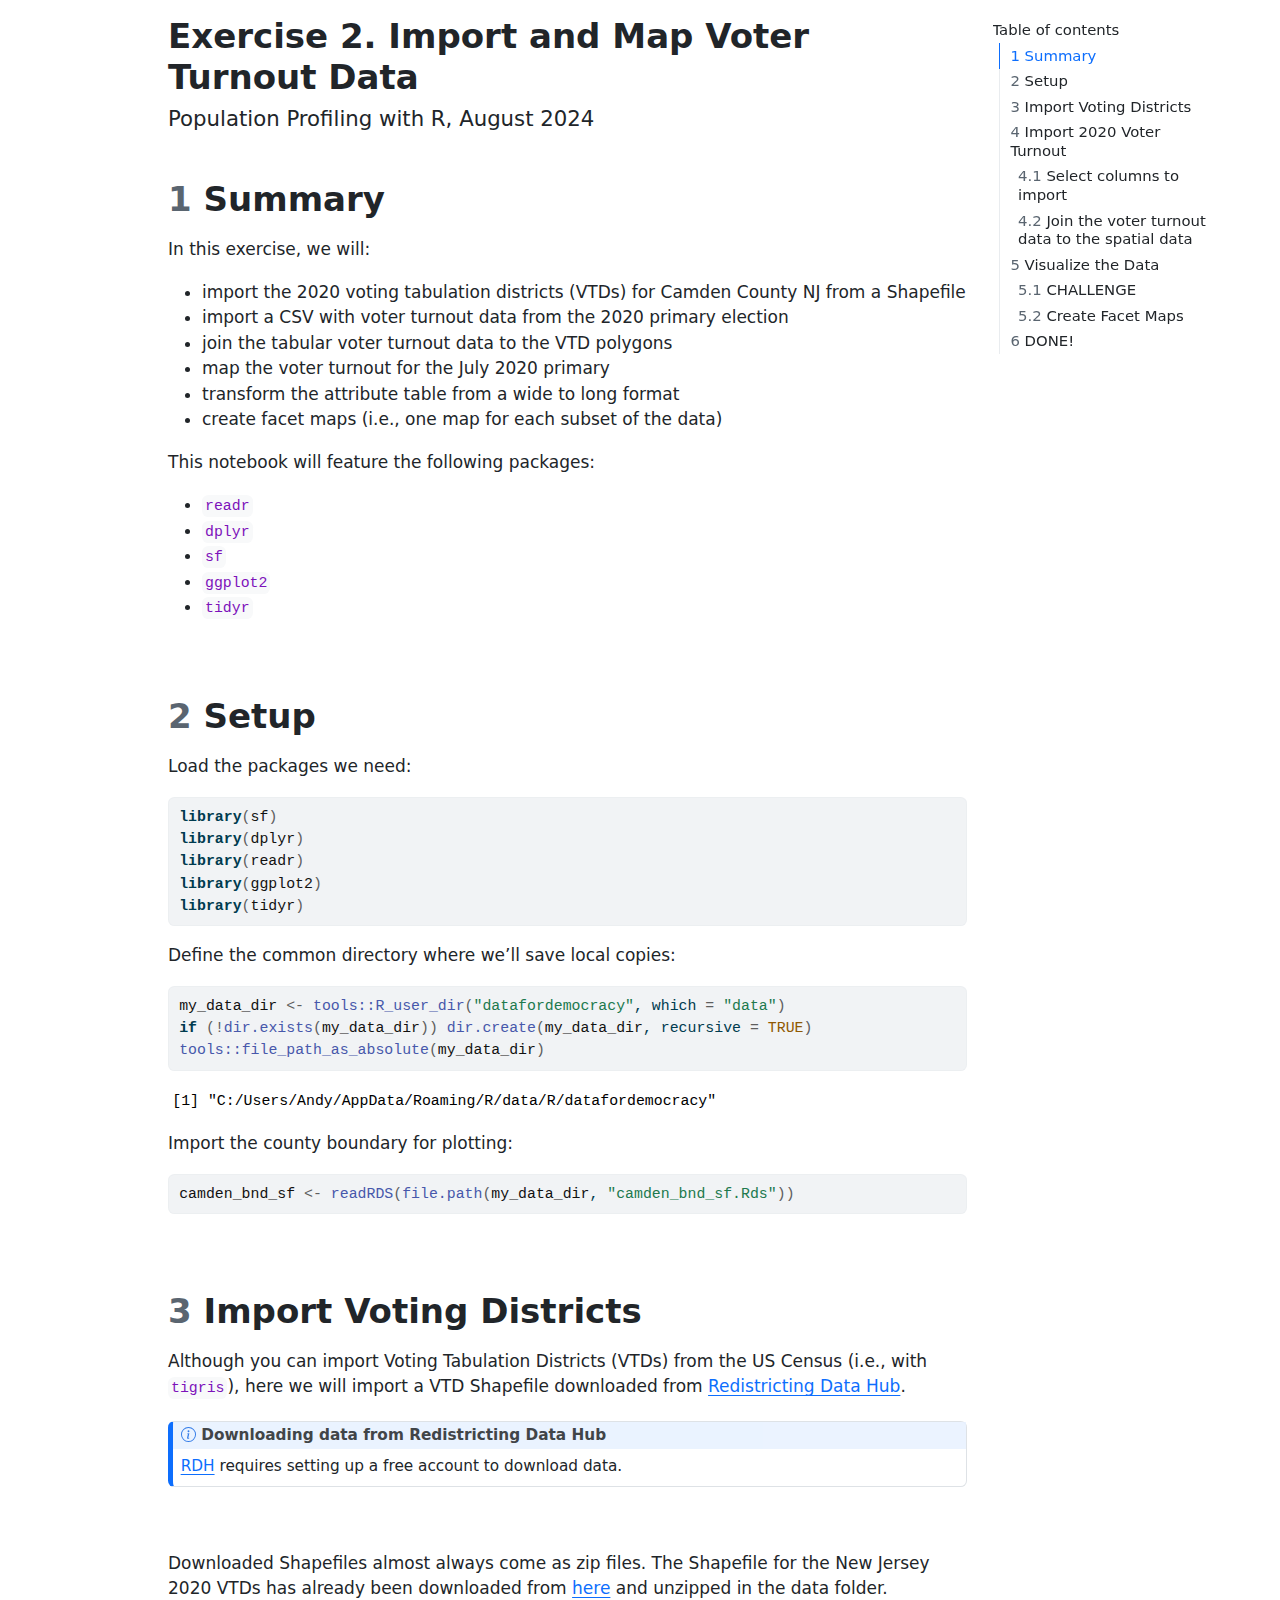
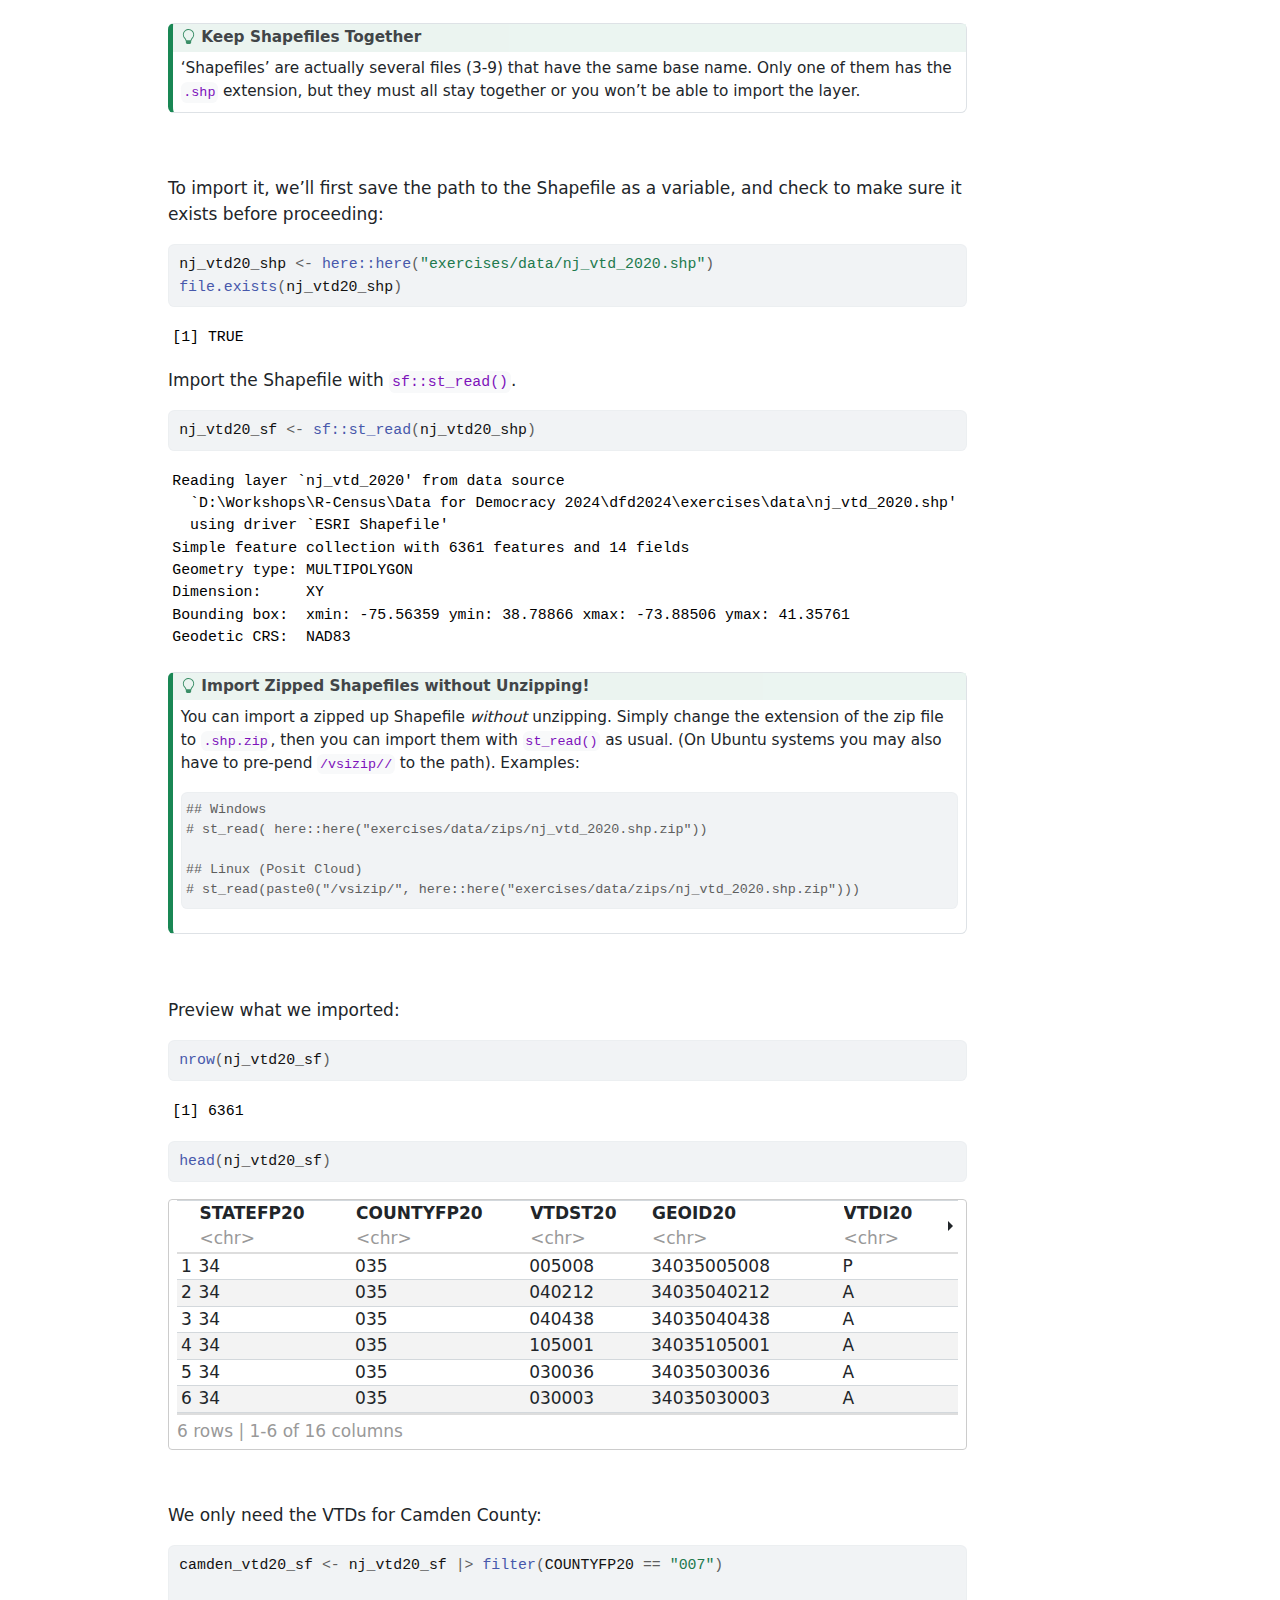
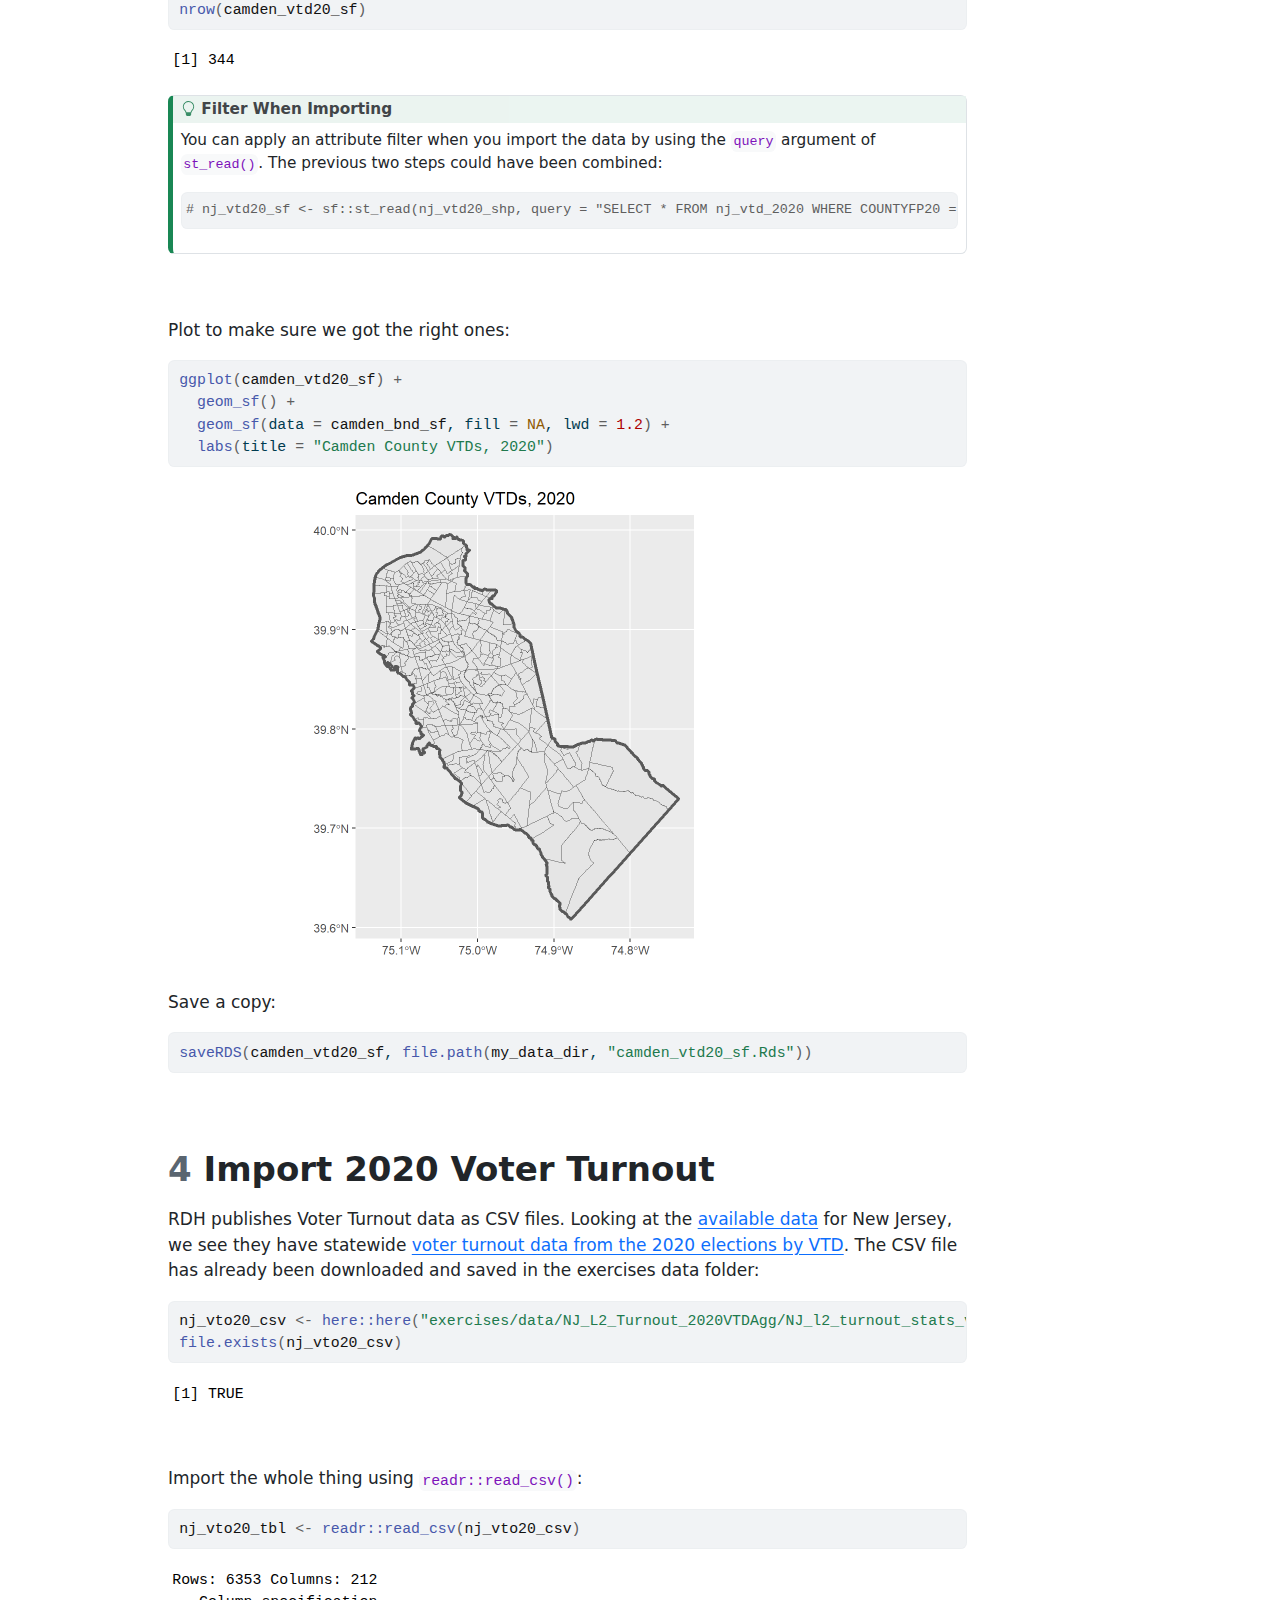
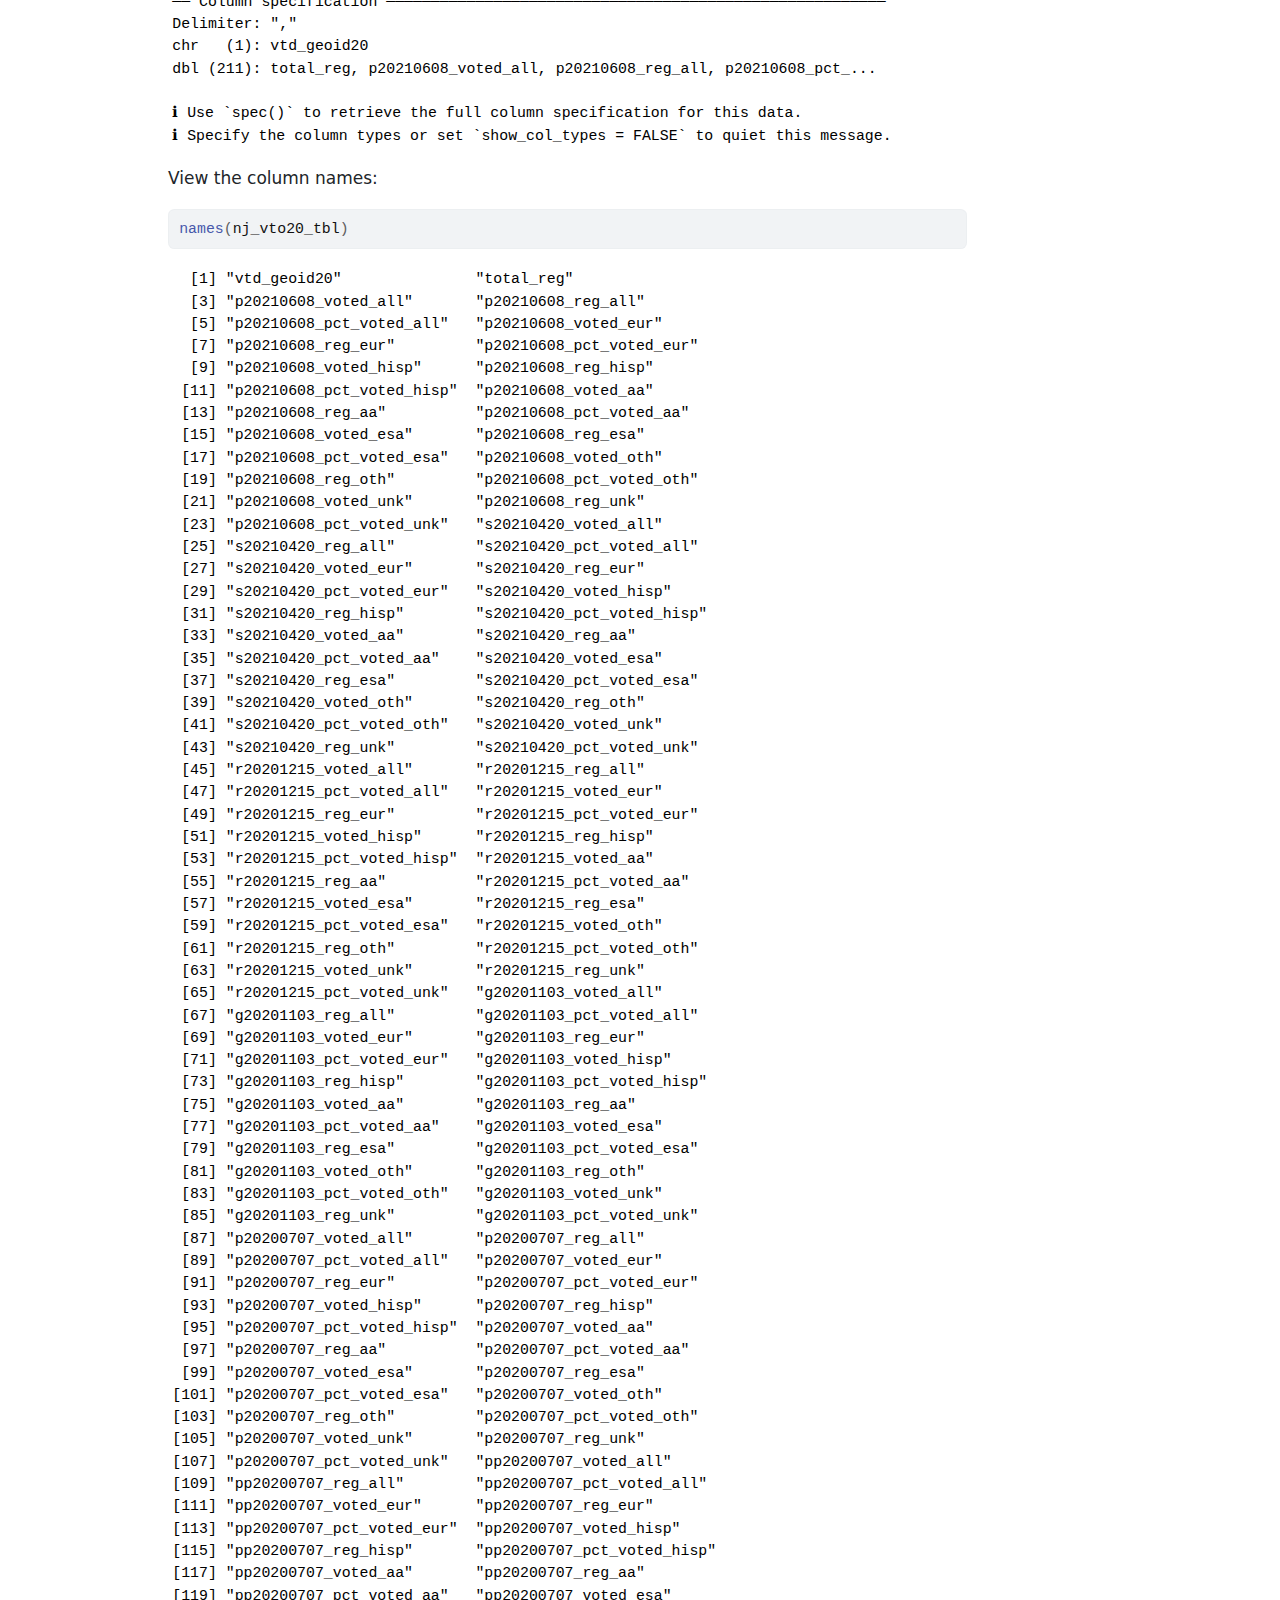
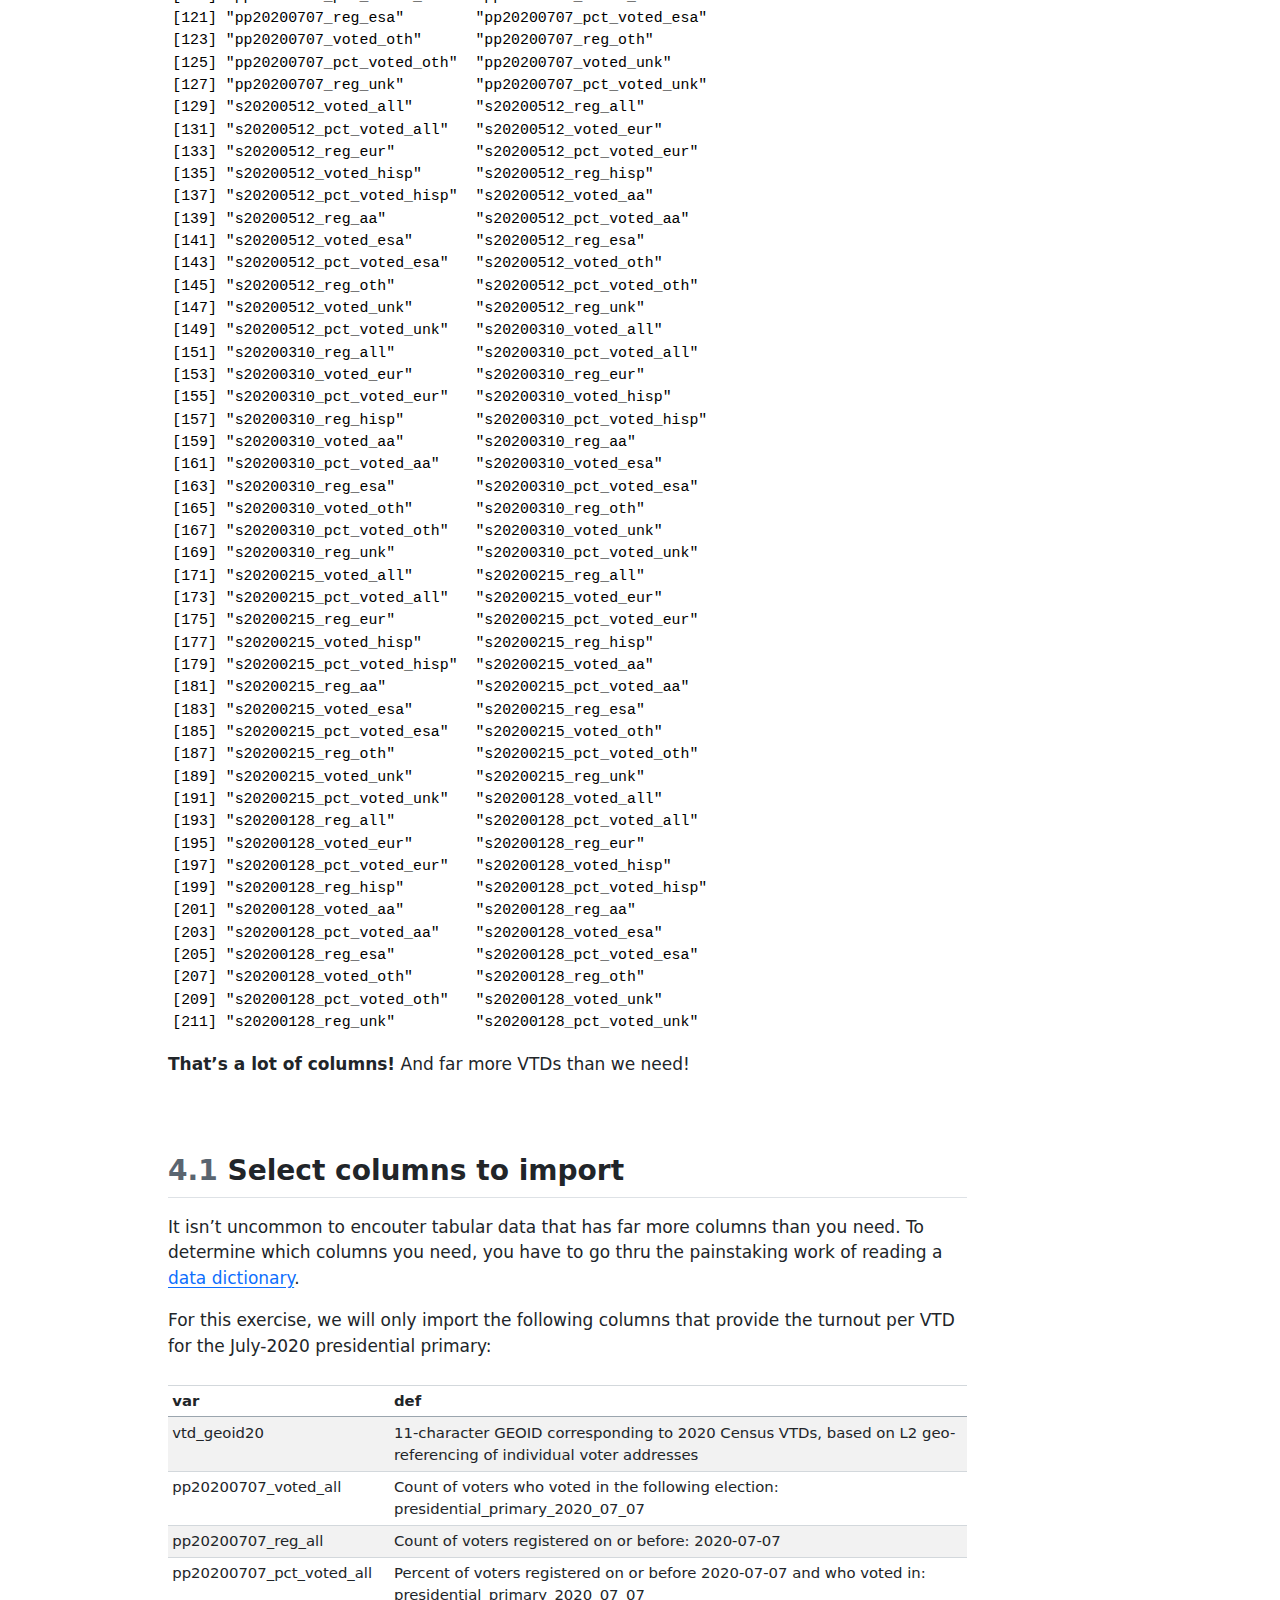
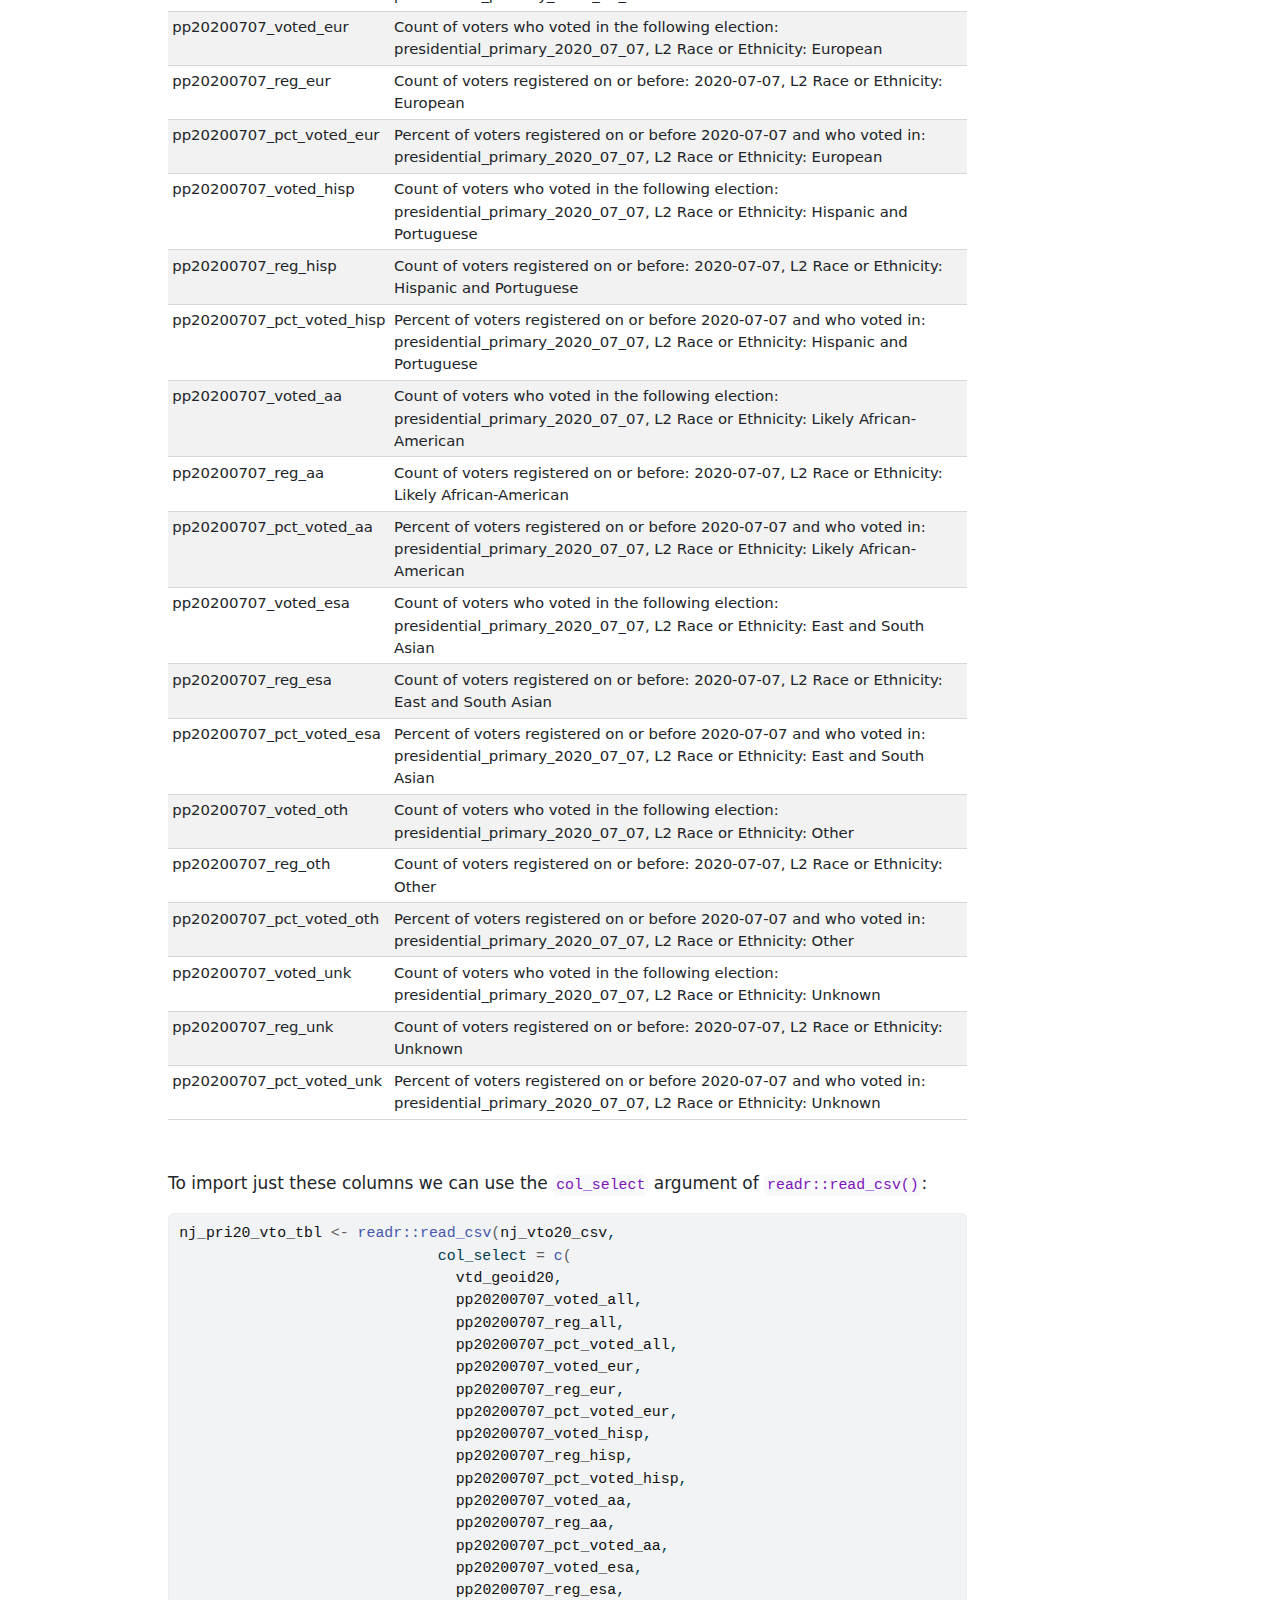
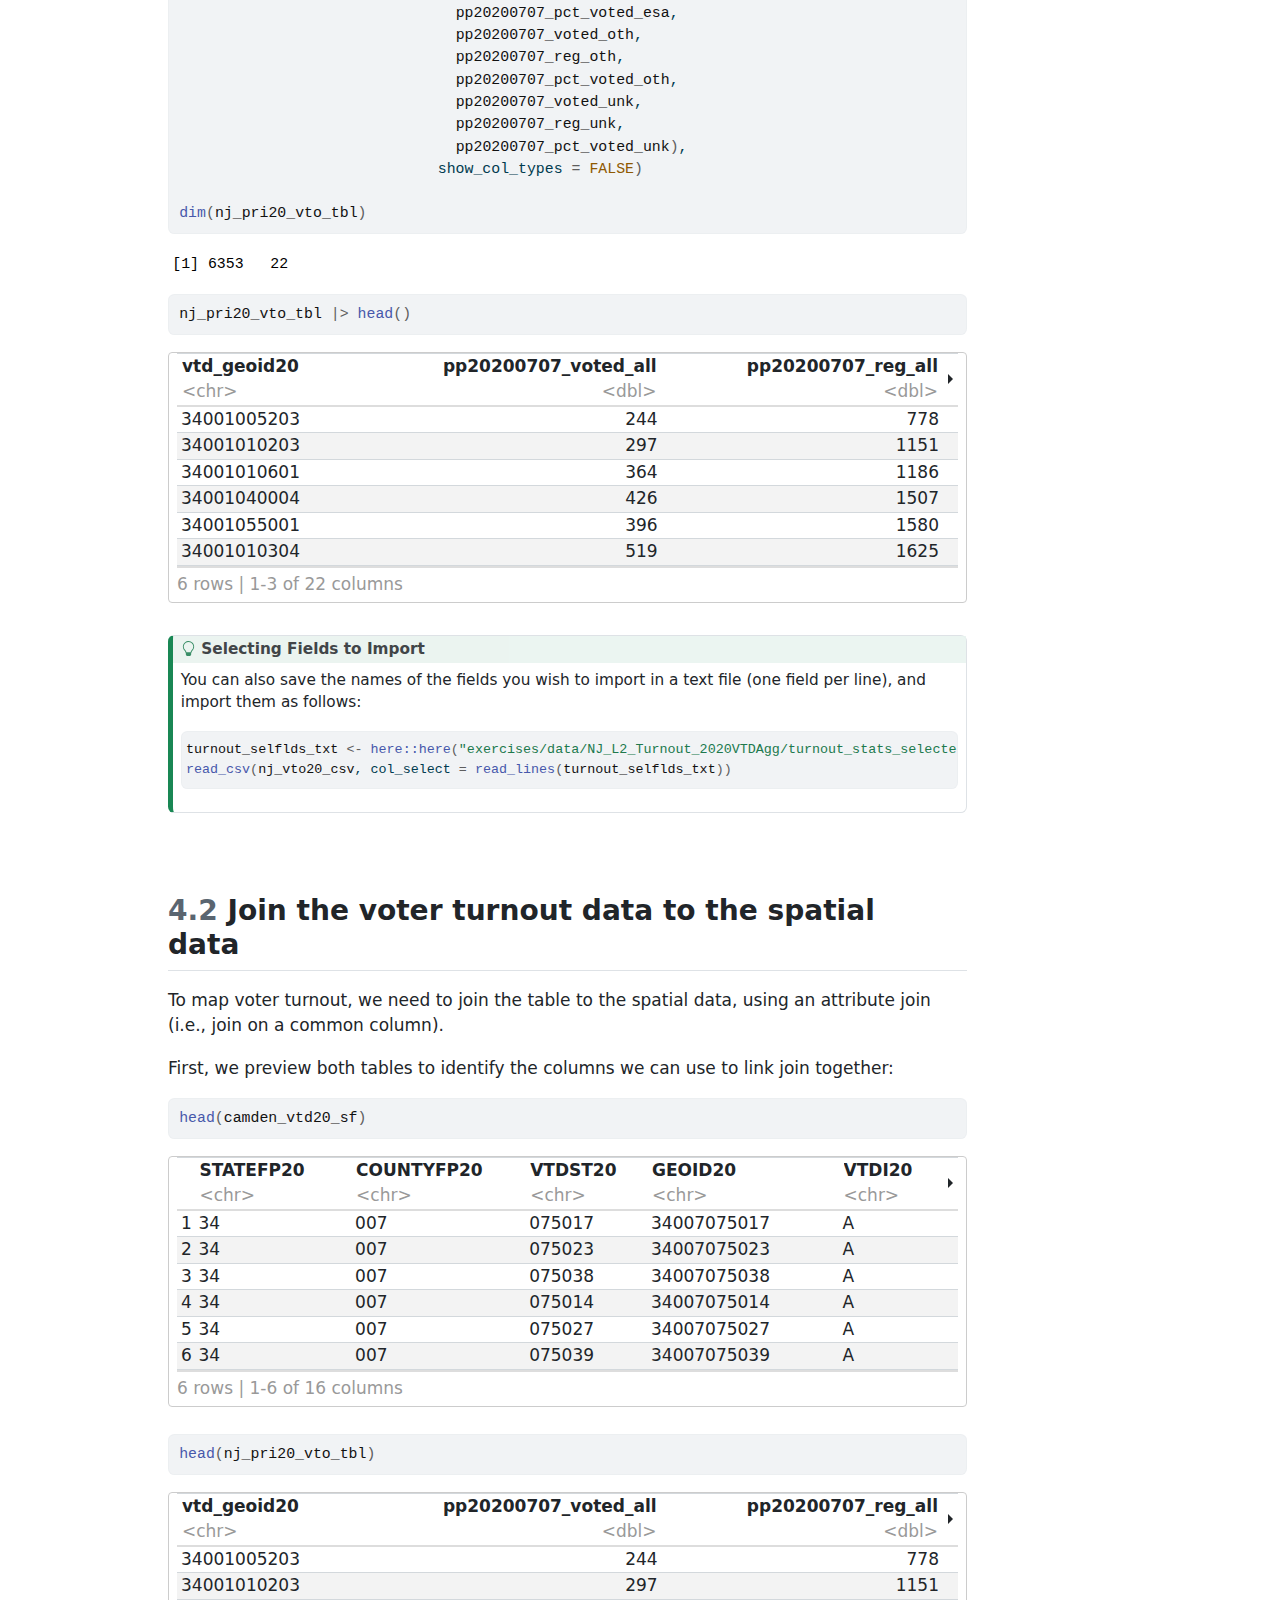
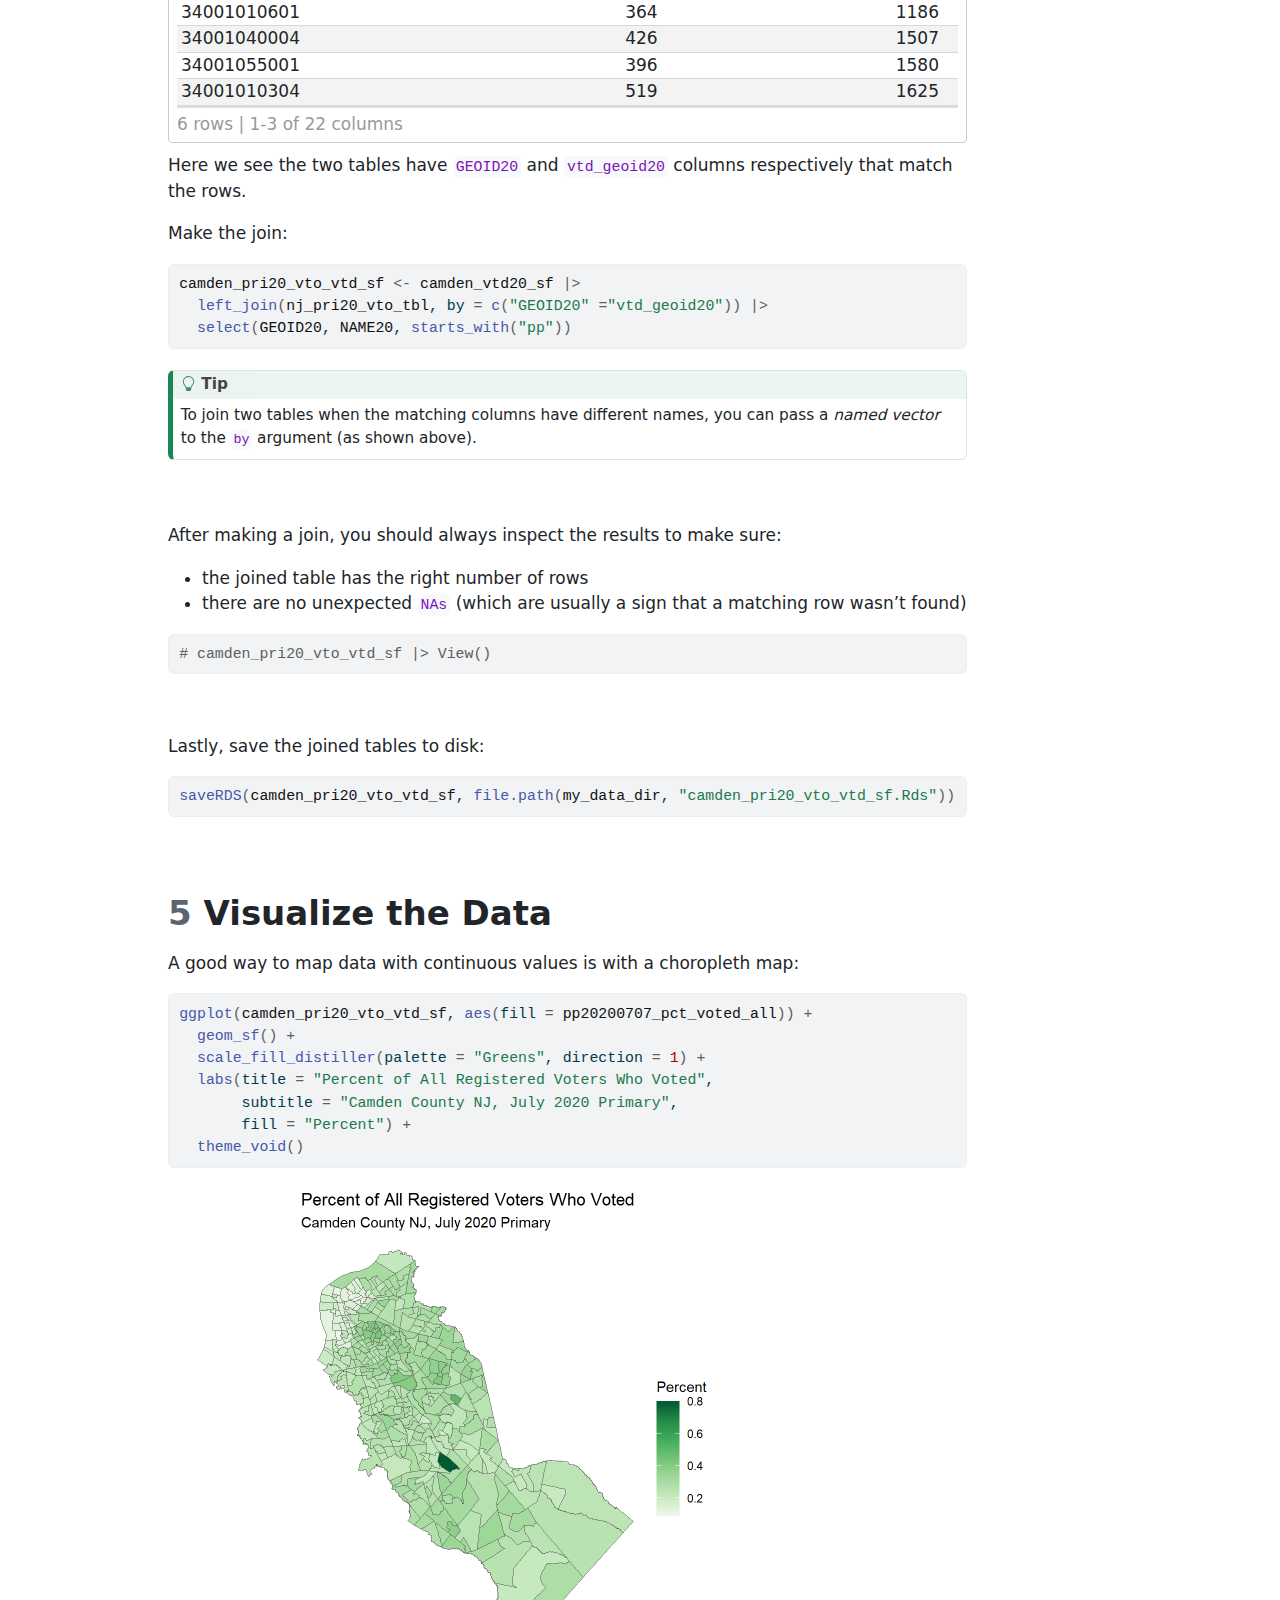
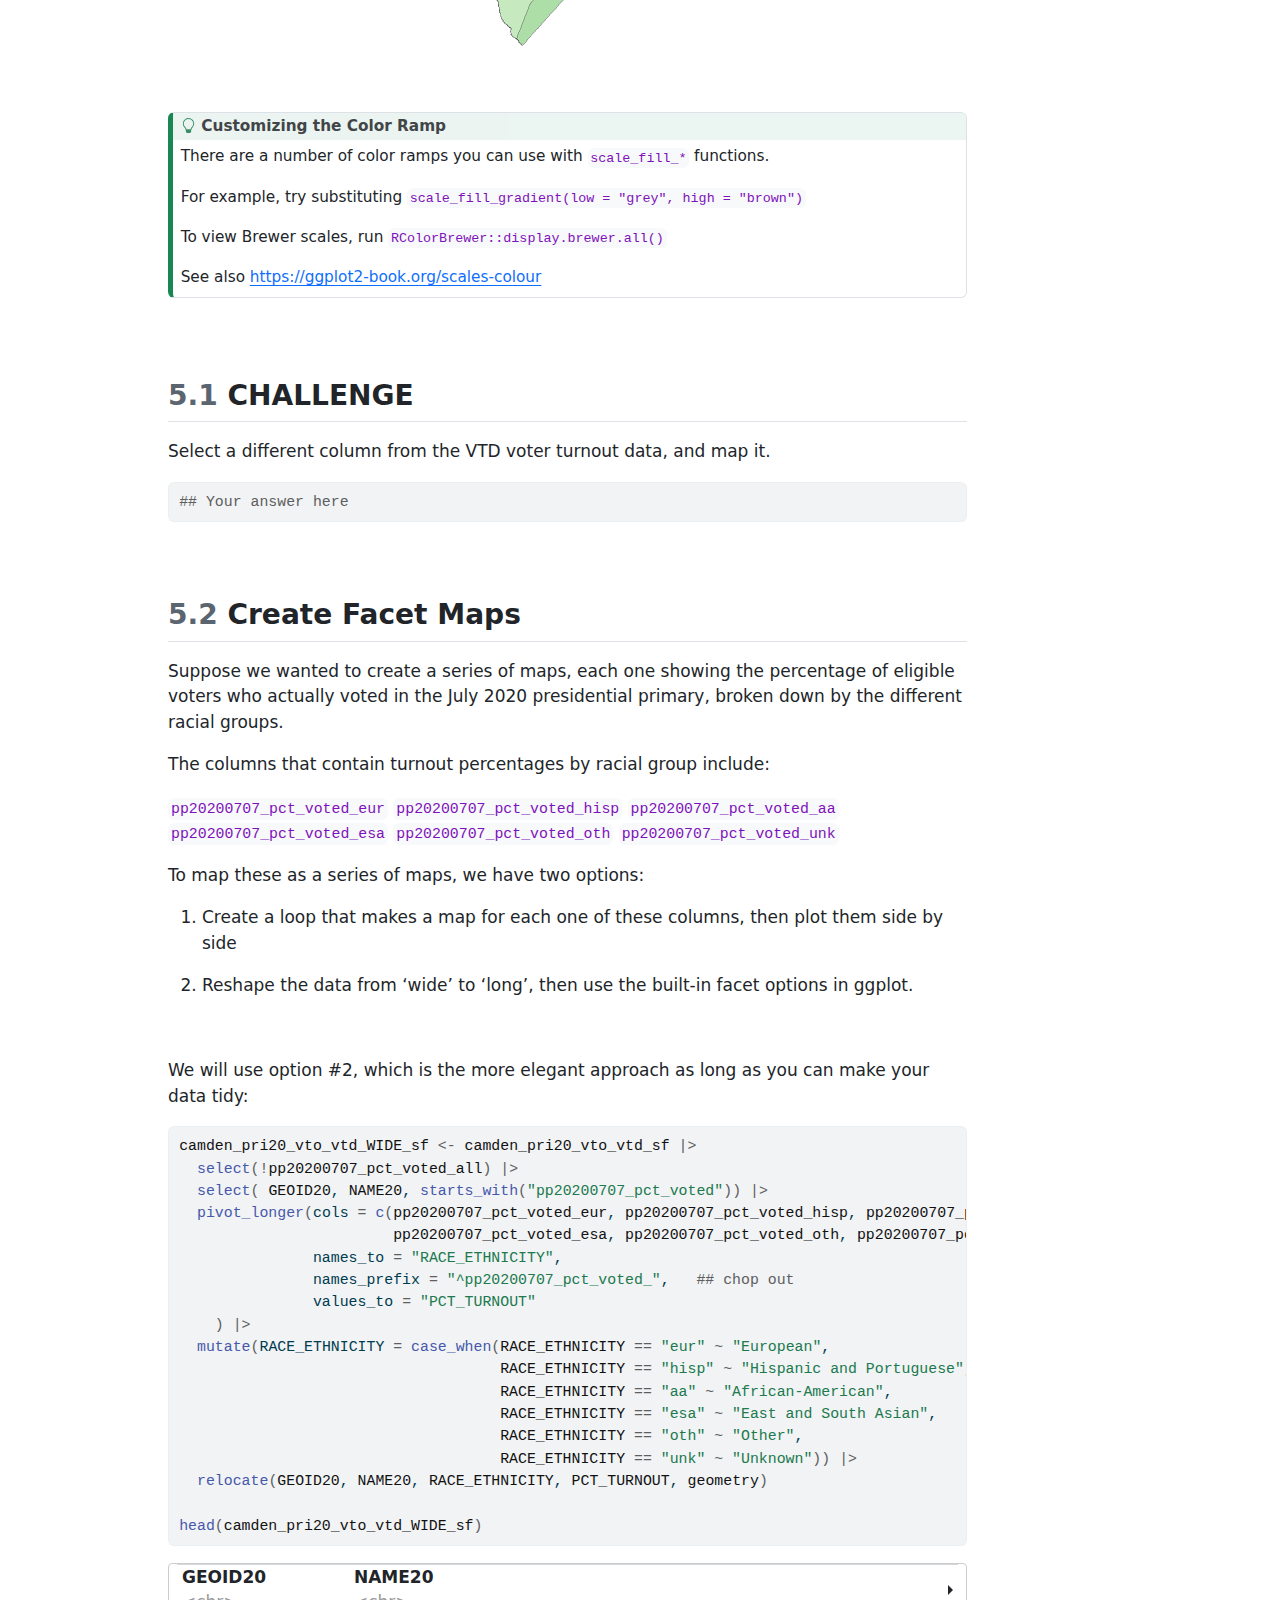
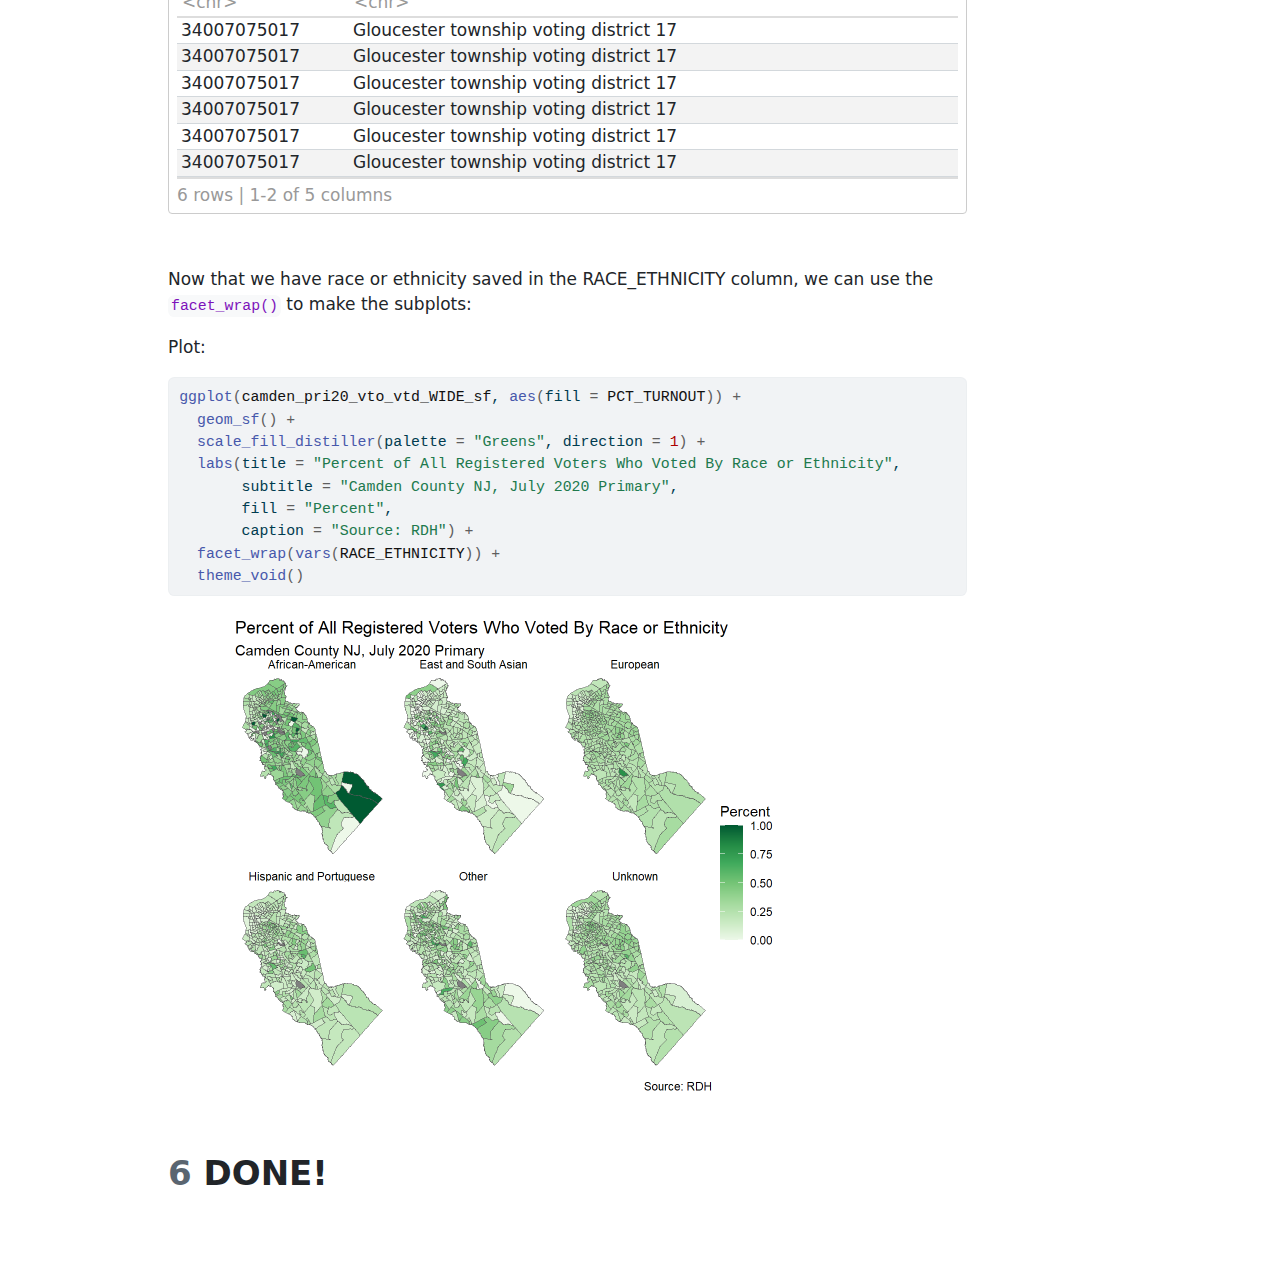
<file: exercises/exercise02_import-voter-turnout.html>
<!DOCTYPE html>
<html xmlns="http://www.w3.org/1999/xhtml" lang="en" xml:lang="en"><head>
<meta http-equiv="Content-Type" content="text/html; charset=UTF-8">
<meta charset="utf-8">
<meta name="generator" content="quarto-1.5.57">
<meta name="viewport" content="width=device-width, initial-scale=1.0, user-scalable=yes">
<title>Exercise 2. Import and Map Voter Turnout Data</title>
<style>
code{white-space: pre-wrap;}
span.smallcaps{font-variant: small-caps;}
div.columns{display: flex; gap: min(4vw, 1.5em);}
div.column{flex: auto; overflow-x: auto;}
div.hanging-indent{margin-left: 1.5em; text-indent: -1.5em;}
ul.task-list{list-style: none;}
ul.task-list li input[type="checkbox"] {
  width: 0.8em;
  margin: 0 0.8em 0.2em -1em; /* quarto-specific, see https://github.com/quarto-dev/quarto-cli/issues/4556 */ 
  vertical-align: middle;
}
/* CSS for syntax highlighting */
pre > code.sourceCode { white-space: pre; position: relative; }
pre > code.sourceCode > span { line-height: 1.25; }
pre > code.sourceCode > span:empty { height: 1.2em; }
.sourceCode { overflow: visible; }
code.sourceCode > span { color: inherit; text-decoration: inherit; }
div.sourceCode { margin: 1em 0; }
pre.sourceCode { margin: 0; }
@media screen {
div.sourceCode { overflow: auto; }
}
@media print {
pre > code.sourceCode { white-space: pre-wrap; }
pre > code.sourceCode > span { display: inline-block; text-indent: -5em; padding-left: 5em; }
}
pre.numberSource code
  { counter-reset: source-line 0; }
pre.numberSource code > span
  { position: relative; left: -4em; counter-increment: source-line; }
pre.numberSource code > span > a:first-child::before
  { content: counter(source-line);
    position: relative; left: -1em; text-align: right; vertical-align: baseline;
    border: none; display: inline-block;
    -webkit-touch-callout: none; -webkit-user-select: none;
    -khtml-user-select: none; -moz-user-select: none;
    -ms-user-select: none; user-select: none;
    padding: 0 4px; width: 4em;
  }
pre.numberSource { margin-left: 3em;  padding-left: 4px; }
div.sourceCode
  {   }
@media screen {
pre > code.sourceCode > span > a:first-child::before { text-decoration: underline; }
}
</style>

<script src="exercise02_import-voter-turnout_files/libs/clipboard/clipboard.min.js"></script>
<script src="exercise02_import-voter-turnout_files/libs/quarto-html/quarto.js"></script>
<script src="exercise02_import-voter-turnout_files/libs/quarto-html/popper.min.js"></script>
<script src="exercise02_import-voter-turnout_files/libs/quarto-html/tippy.umd.min.js"></script>
<script src="exercise02_import-voter-turnout_files/libs/quarto-html/anchor.min.js"></script>
<link href="exercise02_import-voter-turnout_files/libs/quarto-html/tippy.css" rel="stylesheet">
<link href="exercise02_import-voter-turnout_files/libs/quarto-html/quarto-syntax-highlighting.css" rel="stylesheet" id="quarto-text-highlighting-styles">
<script src="exercise02_import-voter-turnout_files/libs/bootstrap/bootstrap.min.js"></script>
<link href="exercise02_import-voter-turnout_files/libs/bootstrap/bootstrap-icons.css" rel="stylesheet">
<link href="exercise02_import-voter-turnout_files/libs/bootstrap/bootstrap.min.css" rel="stylesheet" id="quarto-bootstrap" data-mode="light"><script src="exercise02_import-voter-turnout_files/libs/kePrint-0.0.1/kePrint.js"></script><link href="exercise02_import-voter-turnout_files/libs/lightable-0.0.1/lightable.css" rel="stylesheet">
<link href="exercise02_import-voter-turnout_files/libs/pagedtable-1.1/css/pagedtable.css" rel="stylesheet">
<script src="exercise02_import-voter-turnout_files/libs/pagedtable-1.1/js/pagedtable.js"></script>
</head>
<body>

<div id="quarto-content" class="page-columns page-rows-contents page-layout-article">
<div id="quarto-margin-sidebar" class="sidebar margin-sidebar">
  <nav id="TOC" role="doc-toc" class="toc-active" data-toc-expanded="2"><h2 id="toc-title">Table of contents</h2>
   
  <ul class="collapse">
<li><a href="#summary" id="toc-summary" class="nav-link active" data-scroll-target="#summary"><span class="header-section-number">1</span> Summary</a></li>
  <li><a href="#setup" id="toc-setup" class="nav-link" data-scroll-target="#setup"><span class="header-section-number">2</span> Setup</a></li>
  <li><a href="#import-voting-districts" id="toc-import-voting-districts" class="nav-link" data-scroll-target="#import-voting-districts"><span class="header-section-number">3</span> Import Voting Districts</a></li>
  <li>
<a href="#import-2020-voter-turnout" id="toc-import-2020-voter-turnout" class="nav-link" data-scroll-target="#import-2020-voter-turnout"><span class="header-section-number">4</span> Import 2020 Voter Turnout</a>
  <ul class="collapse">
<li><a href="#select-columns-to-import" id="toc-select-columns-to-import" class="nav-link" data-scroll-target="#select-columns-to-import"><span class="header-section-number">4.1</span> Select columns to import</a></li>
  <li><a href="#join-the-voter-turnout-data-to-the-spatial-data" id="toc-join-the-voter-turnout-data-to-the-spatial-data" class="nav-link" data-scroll-target="#join-the-voter-turnout-data-to-the-spatial-data"><span class="header-section-number">4.2</span> Join the voter turnout data to the spatial data</a></li>
  </ul>
</li>
  <li>
<a href="#visualize-the-data" id="toc-visualize-the-data" class="nav-link" data-scroll-target="#visualize-the-data"><span class="header-section-number">5</span> Visualize the Data</a>
  <ul class="collapse">
<li><a href="#challenge" id="toc-challenge" class="nav-link" data-scroll-target="#challenge"><span class="header-section-number">5.1</span> CHALLENGE</a></li>
  <li><a href="#create-facet-maps" id="toc-create-facet-maps" class="nav-link" data-scroll-target="#create-facet-maps"><span class="header-section-number">5.2</span> Create Facet Maps</a></li>
  </ul>
</li>
  <li><a href="#done" id="toc-done" class="nav-link" data-scroll-target="#done"><span class="header-section-number">6</span> DONE!</a></li>
  </ul></nav>
</div>
<main class="content" id="quarto-document-content"><header id="title-block-header" class="quarto-title-block default"><div class="quarto-title">
<h1 class="title">Exercise 2. Import and Map Voter Turnout Data</h1>
<p class="subtitle lead">Population Profiling with R, August 2024</p>
</div>



<div class="quarto-title-meta">

    
  
    
  </div>
  


</header><section id="summary" class="level1" data-number="1"><h1 data-number="1">
<span class="header-section-number">1</span> Summary</h1>
<p>In this exercise, we will:</p>
<ul>
<li>import the 2020 voting tabulation districts (VTDs) for Camden County NJ from a Shapefile<br>
</li>
<li>import a CSV with voter turnout data from the 2020 primary election<br>
</li>
<li>join the tabular voter turnout data to the VTD polygons<br>
</li>
<li>map the voter turnout for the July 2020 primary<br>
</li>
<li>transform the attribute table from a wide to long format<br>
</li>
<li>create facet maps (i.e., one map for each subset of the data)</li>
</ul>
<p>This notebook will feature the following packages:</p>
<ul>
<li><code>readr</code></li>
<li><code>dplyr</code></li>
<li><code>sf</code></li>
<li><code>ggplot2</code></li>
<li><code>tidyr</code></li>
</ul>
<p><br></p>
</section><section id="setup" class="level1" data-number="2"><h1 data-number="2">
<span class="header-section-number">2</span> Setup</h1>
<p>Load the packages we need:</p>
<div class="cell">
<div class="sourceCode" id="cb1"><pre class="downlit sourceCode r code-with-copy"><code class="sourceCode R"><span><span class="kw"><a href="https://rdrr.io/r/base/library.html">library</a></span><span class="op">(</span><span class="va"><a href="https://r-spatial.github.io/sf/">sf</a></span><span class="op">)</span></span>
<span><span class="kw"><a href="https://rdrr.io/r/base/library.html">library</a></span><span class="op">(</span><span class="va"><a href="https://dplyr.tidyverse.org">dplyr</a></span><span class="op">)</span></span>
<span><span class="kw"><a href="https://rdrr.io/r/base/library.html">library</a></span><span class="op">(</span><span class="va"><a href="https://readr.tidyverse.org">readr</a></span><span class="op">)</span></span>
<span><span class="kw"><a href="https://rdrr.io/r/base/library.html">library</a></span><span class="op">(</span><span class="va"><a href="https://ggplot2.tidyverse.org">ggplot2</a></span><span class="op">)</span></span>
<span><span class="kw"><a href="https://rdrr.io/r/base/library.html">library</a></span><span class="op">(</span><span class="va"><a href="https://tidyr.tidyverse.org">tidyr</a></span><span class="op">)</span></span></code><button title="Copy to Clipboard" class="code-copy-button"><i class="bi"></i></button></pre></div>
</div>
<p>Define the common directory where we’ll save local copies:</p>
<div class="cell">
<div class="sourceCode" id="cb2"><pre class="downlit sourceCode r code-with-copy"><code class="sourceCode R"><span><span class="va">my_data_dir</span> <span class="op">&lt;-</span> <span class="fu">tools</span><span class="fu">::</span><span class="fu"><a href="https://rdrr.io/r/tools/userdir.html">R_user_dir</a></span><span class="op">(</span><span class="st">"datafordemocracy"</span>, which <span class="op">=</span> <span class="st">"data"</span><span class="op">)</span></span>
<span><span class="kw">if</span> <span class="op">(</span><span class="op">!</span><span class="fu"><a href="https://rdrr.io/r/base/files2.html">dir.exists</a></span><span class="op">(</span><span class="va">my_data_dir</span><span class="op">)</span><span class="op">)</span> <span class="fu"><a href="https://rdrr.io/r/base/files2.html">dir.create</a></span><span class="op">(</span><span class="va">my_data_dir</span>, recursive <span class="op">=</span> <span class="cn">TRUE</span><span class="op">)</span></span>
<span><span class="fu">tools</span><span class="fu">::</span><span class="fu"><a href="https://rdrr.io/r/tools/fileutils.html">file_path_as_absolute</a></span><span class="op">(</span><span class="va">my_data_dir</span><span class="op">)</span></span></code><button title="Copy to Clipboard" class="code-copy-button"><i class="bi"></i></button></pre></div>
<div class="cell-output cell-output-stdout">
<pre><code>[1] "C:/Users/Andy/AppData/Roaming/R/data/R/datafordemocracy"</code></pre>
</div>
</div>
<p>Import the county boundary for plotting:</p>
<div class="cell">
<div class="sourceCode" id="cb4"><pre class="downlit sourceCode r code-with-copy"><code class="sourceCode R"><span><span class="va">camden_bnd_sf</span> <span class="op">&lt;-</span> <span class="fu"><a href="https://rdrr.io/r/base/readRDS.html">readRDS</a></span><span class="op">(</span><span class="fu"><a href="https://rdrr.io/r/base/file.path.html">file.path</a></span><span class="op">(</span><span class="va">my_data_dir</span>, <span class="st">"camden_bnd_sf.Rds"</span><span class="op">)</span><span class="op">)</span></span></code><button title="Copy to Clipboard" class="code-copy-button"><i class="bi"></i></button></pre></div>
</div>
<p><br></p>
</section><section id="import-voting-districts" class="level1" data-number="3"><h1 data-number="3">
<span class="header-section-number">3</span> Import Voting Districts</h1>
<p>Although you can import Voting Tabulation Districts (VTDs) from the US Census (i.e., with <code>tigris</code>), here we will import a VTD Shapefile downloaded from <a href="https://redistrictingdatahub.org/state/new-jersey/">Redistricting Data Hub</a>.</p>
<div class="callout callout-style-default callout-note callout-titled" title="Downloading data from Redistricting Data Hub">
<div class="callout-header d-flex align-content-center">
<div class="callout-icon-container">
<i class="callout-icon"></i>
</div>
<div class="callout-title-container flex-fill">
Downloading data from Redistricting Data Hub
</div>
</div>
<div class="callout-body-container callout-body">
<p><a href="https://redistrictingdatahub.org/">RDH</a> requires setting up a free account to download data.</p>
</div>
</div>
<p><br></p>
<p>Downloaded Shapefiles almost always come as zip files. The Shapefile for the New Jersey 2020 VTDs has already been downloaded from <a href="https://redistrictingdatahub.org/dataset/new-jersey-vtd-boundaries-2020/">here</a> and unzipped in the data folder.</p>
<div class="callout callout-style-default callout-tip callout-titled" title="Keep Shapefiles Together">
<div class="callout-header d-flex align-content-center">
<div class="callout-icon-container">
<i class="callout-icon"></i>
</div>
<div class="callout-title-container flex-fill">
Keep Shapefiles Together
</div>
</div>
<div class="callout-body-container callout-body">
<p>‘Shapefiles’ are actually several files (3-9) that have the same base name. Only one of them has the <code>.shp</code> extension, but they must all stay together or you won’t be able to import the layer.</p>
</div>
</div>
<p><br></p>
<p>To import it, we’ll first save the path to the Shapefile as a variable, and check to make sure it exists before proceeding:</p>
<div class="cell">
<div class="sourceCode" id="cb5"><pre class="downlit sourceCode r code-with-copy"><code class="sourceCode R"><span><span class="va">nj_vtd20_shp</span> <span class="op">&lt;-</span> <span class="fu">here</span><span class="fu">::</span><span class="fu"><a href="https://here.r-lib.org//reference/here.html">here</a></span><span class="op">(</span><span class="st">"exercises/data/nj_vtd_2020.shp"</span><span class="op">)</span></span>
<span><span class="fu"><a href="https://rdrr.io/r/base/files.html">file.exists</a></span><span class="op">(</span><span class="va">nj_vtd20_shp</span><span class="op">)</span></span></code><button title="Copy to Clipboard" class="code-copy-button"><i class="bi"></i></button></pre></div>
<div class="cell-output cell-output-stdout">
<pre><code>[1] TRUE</code></pre>
</div>
</div>
<p>Import the Shapefile with <code><a href="https://r-spatial.github.io/sf/reference/st_read.html">sf::st_read()</a></code>.</p>
<div class="cell">
<div class="sourceCode" id="cb7"><pre class="downlit sourceCode r code-with-copy"><code class="sourceCode R"><span><span class="va">nj_vtd20_sf</span> <span class="op">&lt;-</span> <span class="fu">sf</span><span class="fu">::</span><span class="fu"><a href="https://r-spatial.github.io/sf/reference/st_read.html">st_read</a></span><span class="op">(</span><span class="va">nj_vtd20_shp</span><span class="op">)</span></span></code><button title="Copy to Clipboard" class="code-copy-button"><i class="bi"></i></button></pre></div>
<div class="cell-output cell-output-stdout">
<pre><code>Reading layer `nj_vtd_2020' from data source 
  `D:\Workshops\R-Census\Data for Democracy 2024\dfd2024\exercises\data\nj_vtd_2020.shp' 
  using driver `ESRI Shapefile'
Simple feature collection with 6361 features and 14 fields
Geometry type: MULTIPOLYGON
Dimension:     XY
Bounding box:  xmin: -75.56359 ymin: 38.78866 xmax: -73.88506 ymax: 41.35761
Geodetic CRS:  NAD83</code></pre>
</div>
</div>
<div class="callout callout-style-default callout-tip callout-titled" title="Import Zipped Shapefiles without Unzipping!">
<div class="callout-header d-flex align-content-center">
<div class="callout-icon-container">
<i class="callout-icon"></i>
</div>
<div class="callout-title-container flex-fill">
Import Zipped Shapefiles without Unzipping!
</div>
</div>
<div class="callout-body-container callout-body">
<p>You can import a zipped up Shapefile <em>without</em> unzipping. Simply change the extension of the zip file to <code>.shp.zip</code>, then you can import them with <code><a href="https://r-spatial.github.io/sf/reference/st_read.html">st_read()</a></code> as usual. (On Ubuntu systems you may also have to pre-pend <code>/vsizip//</code> to the path). Examples:</p>
<div class="cell">
<div class="sourceCode" id="cb9"><pre class="downlit sourceCode r code-with-copy"><code class="sourceCode R"><span><span class="co">## Windows</span></span>
<span><span class="co"># st_read( here::here("exercises/data/zips/nj_vtd_2020.shp.zip"))</span></span>
<span></span>
<span><span class="co">## Linux (Posit Cloud)</span></span>
<span><span class="co"># st_read(paste0("/vsizip/", here::here("exercises/data/zips/nj_vtd_2020.shp.zip")))</span></span></code><button title="Copy to Clipboard" class="code-copy-button"><i class="bi"></i></button></pre></div>
</div>
</div>
</div>
<p><br></p>
<p>Preview what we imported:</p>
<div class="cell">
<div class="sourceCode" id="cb10"><pre class="downlit sourceCode r code-with-copy"><code class="sourceCode R"><span><span class="fu"><a href="https://rdrr.io/r/base/nrow.html">nrow</a></span><span class="op">(</span><span class="va">nj_vtd20_sf</span><span class="op">)</span></span></code><button title="Copy to Clipboard" class="code-copy-button"><i class="bi"></i></button></pre></div>
<div class="cell-output cell-output-stdout">
<pre><code>[1] 6361</code></pre>
</div>
<div class="sourceCode" id="cb12"><pre class="downlit sourceCode r code-with-copy"><code class="sourceCode R"><span><span class="fu"><a href="https://rdrr.io/r/utils/head.html">head</a></span><span class="op">(</span><span class="va">nj_vtd20_sf</span><span class="op">)</span></span></code><button title="Copy to Clipboard" class="code-copy-button"><i class="bi"></i></button></pre></div>
<div class="cell-output-display">
<div data-pagedtable="false">
  <script data-pagedtable-source="" type="application/json">
{"columns":[{"label":[""],"name":["_rn_"],"type":[""],"align":["left"]},{"label":["STATEFP20"],"name":[1],"type":["chr"],"align":["left"]},{"label":["COUNTYFP20"],"name":[2],"type":["chr"],"align":["left"]},{"label":["VTDST20"],"name":[3],"type":["chr"],"align":["left"]},{"label":["GEOID20"],"name":[4],"type":["chr"],"align":["left"]},{"label":["VTDI20"],"name":[5],"type":["chr"],"align":["left"]},{"label":["NAME20"],"name":[6],"type":["chr"],"align":["left"]},{"label":["NAMELSAD20"],"name":[7],"type":["chr"],"align":["left"]},{"label":["LSAD20"],"name":[8],"type":["chr"],"align":["left"]},{"label":["MTFCC20"],"name":[9],"type":["chr"],"align":["left"]},{"label":["FUNCSTAT20"],"name":[10],"type":["chr"],"align":["left"]},{"label":["ALAND20"],"name":[11],"type":["dbl"],"align":["right"]},{"label":["AWATER20"],"name":[12],"type":["dbl"],"align":["right"]},{"label":["INTPTLAT20"],"name":[13],"type":["chr"],"align":["left"]},{"label":["INTPTLON20"],"name":[14],"type":["chr"],"align":["left"]},{"label":["geometry"],"name":[15],"type":["s_MULTIP"],"align":["right"]}],"data":[{"1":"34","2":"035","3":"005008","4":"34035005008","5":"P","6":"Bedminster township voting district 8","7":"Bedminster township voting district 8","8":"00","9":"G5240","10":"S","11":"563225","12":"0","13":"+40.6538049","14":"-074.6292110","15":"<s_MULTIP>","_rn_":"1"},{"1":"34","2":"035","3":"040212","4":"34035040212","5":"A","6":"Franklin township ward 2 voting district 12","7":"Franklin township ward 2 voting district 12","8":"00","9":"G5240","10":"N","11":"7875871","12":"83176","13":"+40.5330992","14":"-074.5459246","15":"<s_MULTIP>","_rn_":"2"},{"1":"34","2":"035","3":"040438","4":"34035040438","5":"A","6":"Franklin township ward 4 voting district 38","7":"Franklin township ward 4 voting district 38","8":"00","9":"G5240","10":"N","11":"964234","12":"0","13":"+40.4904876","14":"-074.4967129","15":"<s_MULTIP>","_rn_":"3"},{"1":"34","2":"035","3":"105001","4":"34035105001","5":"A","6":"Watchung borough voting district 1","7":"Watchung borough voting district 1","8":"00","9":"G5240","10":"N","11":"2144555","12":"53833","13":"+40.6360417","14":"-074.4618981","15":"<s_MULTIP>","_rn_":"4"},{"1":"34","2":"035","3":"030036","4":"34035030036","5":"A","6":"Bridgewater township voting district 36","7":"Bridgewater township voting district 36","8":"00","9":"G5240","10":"N","11":"757901","12":"0","13":"+40.5936693","14":"-074.6695360","15":"<s_MULTIP>","_rn_":"5"},{"1":"34","2":"035","3":"030003","4":"34035030003","5":"A","6":"Bridgewater township voting district 3","7":"Bridgewater township voting district 3","8":"00","9":"G5240","10":"N","11":"2364886","12":"136415","13":"+40.5604495","14":"-074.5922802","15":"<s_MULTIP>","_rn_":"6"}],"options":{"columns":{"min":{},"max":[10]},"rows":{"min":[10],"max":[10]},"pages":{}}}
  </script>
</div>
</div>
</div>
<p><br></p>
<p>We only need the VTDs for Camden County:</p>
<div class="cell">
<div class="sourceCode" id="cb13"><pre class="downlit sourceCode r code-with-copy"><code class="sourceCode R"><span><span class="va">camden_vtd20_sf</span> <span class="op">&lt;-</span> <span class="va">nj_vtd20_sf</span> <span class="op">|&gt;</span> <span class="fu"><a href="https://dplyr.tidyverse.org/reference/filter.html">filter</a></span><span class="op">(</span><span class="va">COUNTYFP20</span> <span class="op">==</span> <span class="st">"007"</span><span class="op">)</span></span>
<span></span>
<span><span class="fu"><a href="https://rdrr.io/r/base/nrow.html">nrow</a></span><span class="op">(</span><span class="va">camden_vtd20_sf</span><span class="op">)</span></span></code><button title="Copy to Clipboard" class="code-copy-button"><i class="bi"></i></button></pre></div>
<div class="cell-output cell-output-stdout">
<pre><code>[1] 344</code></pre>
</div>
</div>
<div class="callout callout-style-default callout-tip callout-titled" title="Filter When Importing">
<div class="callout-header d-flex align-content-center">
<div class="callout-icon-container">
<i class="callout-icon"></i>
</div>
<div class="callout-title-container flex-fill">
Filter When Importing
</div>
</div>
<div class="callout-body-container callout-body">
<p>You can apply an attribute filter when you import the data by using the <code>query</code> argument of <code><a href="https://r-spatial.github.io/sf/reference/st_read.html">st_read()</a></code>. The previous two steps could have been combined:</p>
<div class="cell">
<div class="sourceCode" id="cb15"><pre class="downlit sourceCode r code-with-copy"><code class="sourceCode R"><span><span class="co"># nj_vtd20_sf &lt;- sf::st_read(nj_vtd20_shp, query = "SELECT * FROM nj_vtd_2020 WHERE COUNTYFP20 = '007'")</span></span></code><button title="Copy to Clipboard" class="code-copy-button"><i class="bi"></i></button></pre></div>
</div>
</div>
</div>
<p><br></p>
<p>Plot to make sure we got the right ones:</p>
<div class="cell">
<div class="sourceCode" id="cb16"><pre class="downlit sourceCode r code-with-copy"><code class="sourceCode R"><span><span class="fu"><a href="https://ggplot2.tidyverse.org/reference/ggplot.html">ggplot</a></span><span class="op">(</span><span class="va">camden_vtd20_sf</span><span class="op">)</span> <span class="op">+</span> </span>
<span>  <span class="fu"><a href="https://ggplot2.tidyverse.org/reference/ggsf.html">geom_sf</a></span><span class="op">(</span><span class="op">)</span> <span class="op">+</span> </span>
<span>  <span class="fu"><a href="https://ggplot2.tidyverse.org/reference/ggsf.html">geom_sf</a></span><span class="op">(</span>data <span class="op">=</span> <span class="va">camden_bnd_sf</span>, fill <span class="op">=</span> <span class="cn">NA</span>, lwd <span class="op">=</span> <span class="fl">1.2</span><span class="op">)</span> <span class="op">+</span></span>
<span>  <span class="fu"><a href="https://ggplot2.tidyverse.org/reference/labs.html">labs</a></span><span class="op">(</span>title <span class="op">=</span> <span class="st">"Camden County VTDs, 2020"</span><span class="op">)</span></span></code><button title="Copy to Clipboard" class="code-copy-button"><i class="bi"></i></button></pre></div>
<div class="cell-output-display">
<div>
<figure class="figure"><p><img src="exercise02_import-voter-turnout_files/figure-html/chunk10-1.png" class="img-fluid figure-img" width="672"></p>
</figure>
</div>
</div>
</div>
<p>Save a copy:</p>
<div class="cell">
<div class="sourceCode" id="cb17"><pre class="downlit sourceCode r code-with-copy"><code class="sourceCode R"><span><span class="fu"><a href="https://rdrr.io/r/base/readRDS.html">saveRDS</a></span><span class="op">(</span><span class="va">camden_vtd20_sf</span>, <span class="fu"><a href="https://rdrr.io/r/base/file.path.html">file.path</a></span><span class="op">(</span><span class="va">my_data_dir</span>, <span class="st">"camden_vtd20_sf.Rds"</span><span class="op">)</span><span class="op">)</span></span></code><button title="Copy to Clipboard" class="code-copy-button"><i class="bi"></i></button></pre></div>
</div>
<p><br></p>
</section><section id="import-2020-voter-turnout" class="level1" data-number="4"><h1 data-number="4">
<span class="header-section-number">4</span> Import 2020 Voter Turnout</h1>
<p>RDH publishes Voter Turnout data as CSV files. Looking at the <a href="https://redistrictingdatahub.org/state/new-jersey/">available data</a> for New Jersey, we see they have statewide <a href="https://redistrictingdatahub.org/dataset/2020-new-jersey-elections-turnout-by-race-ethnicity-aggregated-to-2020-census-vtds/">voter turnout data from the 2020 elections by VTD</a>. The CSV file has already been downloaded and saved in the exercises data folder:</p>
<div class="cell">
<div class="sourceCode" id="cb18"><pre class="downlit sourceCode r code-with-copy"><code class="sourceCode R"><span><span class="va">nj_vto20_csv</span> <span class="op">&lt;-</span> <span class="fu">here</span><span class="fu">::</span><span class="fu"><a href="https://here.r-lib.org//reference/here.html">here</a></span><span class="op">(</span><span class="st">"exercises/data/NJ_L2_Turnout_2020VTDAgg/NJ_l2_turnout_stats_vtd20.csv"</span><span class="op">)</span></span>
<span><span class="fu"><a href="https://rdrr.io/r/base/files.html">file.exists</a></span><span class="op">(</span><span class="va">nj_vto20_csv</span><span class="op">)</span></span></code><button title="Copy to Clipboard" class="code-copy-button"><i class="bi"></i></button></pre></div>
<div class="cell-output cell-output-stdout">
<pre><code>[1] TRUE</code></pre>
</div>
</div>
<p><br></p>
<p>Import the whole thing using <code><a href="https://readr.tidyverse.org/reference/read_delim.html">readr::read_csv()</a></code>:</p>
<div class="cell">
<div class="sourceCode" id="cb20"><pre class="downlit sourceCode r code-with-copy"><code class="sourceCode R"><span><span class="va">nj_vto20_tbl</span> <span class="op">&lt;-</span> <span class="fu">readr</span><span class="fu">::</span><span class="fu"><a href="https://readr.tidyverse.org/reference/read_delim.html">read_csv</a></span><span class="op">(</span><span class="va">nj_vto20_csv</span><span class="op">)</span></span></code><button title="Copy to Clipboard" class="code-copy-button"><i class="bi"></i></button></pre></div>
<div class="cell-output cell-output-stderr">
<pre><code>Rows: 6353 Columns: 212
── Column specification ────────────────────────────────────────────────────────
Delimiter: ","
chr   (1): vtd_geoid20
dbl (211): total_reg, p20210608_voted_all, p20210608_reg_all, p20210608_pct_...

ℹ Use `spec()` to retrieve the full column specification for this data.
ℹ Specify the column types or set `show_col_types = FALSE` to quiet this message.</code></pre>
</div>
</div>
<p>View the column names:</p>
<div class="cell">
<div class="sourceCode" id="cb22"><pre class="downlit sourceCode r code-with-copy"><code class="sourceCode R"><span><span class="fu"><a href="https://rdrr.io/r/base/names.html">names</a></span><span class="op">(</span><span class="va">nj_vto20_tbl</span><span class="op">)</span></span></code><button title="Copy to Clipboard" class="code-copy-button"><i class="bi"></i></button></pre></div>
<div class="cell-output cell-output-stdout">
<pre><code>  [1] "vtd_geoid20"               "total_reg"                
  [3] "p20210608_voted_all"       "p20210608_reg_all"        
  [5] "p20210608_pct_voted_all"   "p20210608_voted_eur"      
  [7] "p20210608_reg_eur"         "p20210608_pct_voted_eur"  
  [9] "p20210608_voted_hisp"      "p20210608_reg_hisp"       
 [11] "p20210608_pct_voted_hisp"  "p20210608_voted_aa"       
 [13] "p20210608_reg_aa"          "p20210608_pct_voted_aa"   
 [15] "p20210608_voted_esa"       "p20210608_reg_esa"        
 [17] "p20210608_pct_voted_esa"   "p20210608_voted_oth"      
 [19] "p20210608_reg_oth"         "p20210608_pct_voted_oth"  
 [21] "p20210608_voted_unk"       "p20210608_reg_unk"        
 [23] "p20210608_pct_voted_unk"   "s20210420_voted_all"      
 [25] "s20210420_reg_all"         "s20210420_pct_voted_all"  
 [27] "s20210420_voted_eur"       "s20210420_reg_eur"        
 [29] "s20210420_pct_voted_eur"   "s20210420_voted_hisp"     
 [31] "s20210420_reg_hisp"        "s20210420_pct_voted_hisp" 
 [33] "s20210420_voted_aa"        "s20210420_reg_aa"         
 [35] "s20210420_pct_voted_aa"    "s20210420_voted_esa"      
 [37] "s20210420_reg_esa"         "s20210420_pct_voted_esa"  
 [39] "s20210420_voted_oth"       "s20210420_reg_oth"        
 [41] "s20210420_pct_voted_oth"   "s20210420_voted_unk"      
 [43] "s20210420_reg_unk"         "s20210420_pct_voted_unk"  
 [45] "r20201215_voted_all"       "r20201215_reg_all"        
 [47] "r20201215_pct_voted_all"   "r20201215_voted_eur"      
 [49] "r20201215_reg_eur"         "r20201215_pct_voted_eur"  
 [51] "r20201215_voted_hisp"      "r20201215_reg_hisp"       
 [53] "r20201215_pct_voted_hisp"  "r20201215_voted_aa"       
 [55] "r20201215_reg_aa"          "r20201215_pct_voted_aa"   
 [57] "r20201215_voted_esa"       "r20201215_reg_esa"        
 [59] "r20201215_pct_voted_esa"   "r20201215_voted_oth"      
 [61] "r20201215_reg_oth"         "r20201215_pct_voted_oth"  
 [63] "r20201215_voted_unk"       "r20201215_reg_unk"        
 [65] "r20201215_pct_voted_unk"   "g20201103_voted_all"      
 [67] "g20201103_reg_all"         "g20201103_pct_voted_all"  
 [69] "g20201103_voted_eur"       "g20201103_reg_eur"        
 [71] "g20201103_pct_voted_eur"   "g20201103_voted_hisp"     
 [73] "g20201103_reg_hisp"        "g20201103_pct_voted_hisp" 
 [75] "g20201103_voted_aa"        "g20201103_reg_aa"         
 [77] "g20201103_pct_voted_aa"    "g20201103_voted_esa"      
 [79] "g20201103_reg_esa"         "g20201103_pct_voted_esa"  
 [81] "g20201103_voted_oth"       "g20201103_reg_oth"        
 [83] "g20201103_pct_voted_oth"   "g20201103_voted_unk"      
 [85] "g20201103_reg_unk"         "g20201103_pct_voted_unk"  
 [87] "p20200707_voted_all"       "p20200707_reg_all"        
 [89] "p20200707_pct_voted_all"   "p20200707_voted_eur"      
 [91] "p20200707_reg_eur"         "p20200707_pct_voted_eur"  
 [93] "p20200707_voted_hisp"      "p20200707_reg_hisp"       
 [95] "p20200707_pct_voted_hisp"  "p20200707_voted_aa"       
 [97] "p20200707_reg_aa"          "p20200707_pct_voted_aa"   
 [99] "p20200707_voted_esa"       "p20200707_reg_esa"        
[101] "p20200707_pct_voted_esa"   "p20200707_voted_oth"      
[103] "p20200707_reg_oth"         "p20200707_pct_voted_oth"  
[105] "p20200707_voted_unk"       "p20200707_reg_unk"        
[107] "p20200707_pct_voted_unk"   "pp20200707_voted_all"     
[109] "pp20200707_reg_all"        "pp20200707_pct_voted_all" 
[111] "pp20200707_voted_eur"      "pp20200707_reg_eur"       
[113] "pp20200707_pct_voted_eur"  "pp20200707_voted_hisp"    
[115] "pp20200707_reg_hisp"       "pp20200707_pct_voted_hisp"
[117] "pp20200707_voted_aa"       "pp20200707_reg_aa"        
[119] "pp20200707_pct_voted_aa"   "pp20200707_voted_esa"     
[121] "pp20200707_reg_esa"        "pp20200707_pct_voted_esa" 
[123] "pp20200707_voted_oth"      "pp20200707_reg_oth"       
[125] "pp20200707_pct_voted_oth"  "pp20200707_voted_unk"     
[127] "pp20200707_reg_unk"        "pp20200707_pct_voted_unk" 
[129] "s20200512_voted_all"       "s20200512_reg_all"        
[131] "s20200512_pct_voted_all"   "s20200512_voted_eur"      
[133] "s20200512_reg_eur"         "s20200512_pct_voted_eur"  
[135] "s20200512_voted_hisp"      "s20200512_reg_hisp"       
[137] "s20200512_pct_voted_hisp"  "s20200512_voted_aa"       
[139] "s20200512_reg_aa"          "s20200512_pct_voted_aa"   
[141] "s20200512_voted_esa"       "s20200512_reg_esa"        
[143] "s20200512_pct_voted_esa"   "s20200512_voted_oth"      
[145] "s20200512_reg_oth"         "s20200512_pct_voted_oth"  
[147] "s20200512_voted_unk"       "s20200512_reg_unk"        
[149] "s20200512_pct_voted_unk"   "s20200310_voted_all"      
[151] "s20200310_reg_all"         "s20200310_pct_voted_all"  
[153] "s20200310_voted_eur"       "s20200310_reg_eur"        
[155] "s20200310_pct_voted_eur"   "s20200310_voted_hisp"     
[157] "s20200310_reg_hisp"        "s20200310_pct_voted_hisp" 
[159] "s20200310_voted_aa"        "s20200310_reg_aa"         
[161] "s20200310_pct_voted_aa"    "s20200310_voted_esa"      
[163] "s20200310_reg_esa"         "s20200310_pct_voted_esa"  
[165] "s20200310_voted_oth"       "s20200310_reg_oth"        
[167] "s20200310_pct_voted_oth"   "s20200310_voted_unk"      
[169] "s20200310_reg_unk"         "s20200310_pct_voted_unk"  
[171] "s20200215_voted_all"       "s20200215_reg_all"        
[173] "s20200215_pct_voted_all"   "s20200215_voted_eur"      
[175] "s20200215_reg_eur"         "s20200215_pct_voted_eur"  
[177] "s20200215_voted_hisp"      "s20200215_reg_hisp"       
[179] "s20200215_pct_voted_hisp"  "s20200215_voted_aa"       
[181] "s20200215_reg_aa"          "s20200215_pct_voted_aa"   
[183] "s20200215_voted_esa"       "s20200215_reg_esa"        
[185] "s20200215_pct_voted_esa"   "s20200215_voted_oth"      
[187] "s20200215_reg_oth"         "s20200215_pct_voted_oth"  
[189] "s20200215_voted_unk"       "s20200215_reg_unk"        
[191] "s20200215_pct_voted_unk"   "s20200128_voted_all"      
[193] "s20200128_reg_all"         "s20200128_pct_voted_all"  
[195] "s20200128_voted_eur"       "s20200128_reg_eur"        
[197] "s20200128_pct_voted_eur"   "s20200128_voted_hisp"     
[199] "s20200128_reg_hisp"        "s20200128_pct_voted_hisp" 
[201] "s20200128_voted_aa"        "s20200128_reg_aa"         
[203] "s20200128_pct_voted_aa"    "s20200128_voted_esa"      
[205] "s20200128_reg_esa"         "s20200128_pct_voted_esa"  
[207] "s20200128_voted_oth"       "s20200128_reg_oth"        
[209] "s20200128_pct_voted_oth"   "s20200128_voted_unk"      
[211] "s20200128_reg_unk"         "s20200128_pct_voted_unk"  </code></pre>
</div>
</div>
<p><strong>That’s a lot of columns!</strong> And far more VTDs than we need!</p>
<p><br></p>
<section id="select-columns-to-import" class="level2" data-number="4.1"><h2 data-number="4.1" class="anchored" data-anchor-id="select-columns-to-import">
<span class="header-section-number">4.1</span> Select columns to import</h2>
<p>It isn’t uncommon to encouter tabular data that has far more columns than you need. To determine which columns you need, you have to go thru the painstaking work of reading a <a href="https://redistrictingdatahub.org/wp-content/uploads/2021/10/NJ_L2_turnout_vtd20_readme.txt">data dictionary</a>.</p>
<p>For this exercise, we will only import the following columns that provide the turnout per VTD for the July-2020 presidential primary:</p>
<div class="cell">
<div class="cell-output-display">
<table class="table table-striped table-condensed caption-top table-sm small" data-quarto-postprocess="true">
<thead><tr class="header">
<th style="text-align: left;" data-quarto-table-cell-role="th">var</th>
<th style="text-align: left;" data-quarto-table-cell-role="th">def</th>
</tr></thead>
<tbody>
<tr class="odd">
<td style="text-align: left;">vtd_geoid20</td>
<td style="text-align: left;">11-character GEOID corresponding to 2020 Census VTDs, based on L2 geo-referencing of individual voter addresses</td>
</tr>
<tr class="even">
<td style="text-align: left;">pp20200707_voted_all</td>
<td style="text-align: left;">Count of voters who voted in the following election: presidential_primary_2020_07_07</td>
</tr>
<tr class="odd">
<td style="text-align: left;">pp20200707_reg_all</td>
<td style="text-align: left;">Count of voters registered on or before: 2020-07-07</td>
</tr>
<tr class="even">
<td style="text-align: left;">pp20200707_pct_voted_all</td>
<td style="text-align: left;">Percent of voters registered on or before 2020-07-07 and who voted in: presidential_primary_2020_07_07</td>
</tr>
<tr class="odd">
<td style="text-align: left;">pp20200707_voted_eur</td>
<td style="text-align: left;">Count of voters who voted in the following election: presidential_primary_2020_07_07, L2 Race or Ethnicity: European</td>
</tr>
<tr class="even">
<td style="text-align: left;">pp20200707_reg_eur</td>
<td style="text-align: left;">Count of voters registered on or before: 2020-07-07, L2 Race or Ethnicity: European</td>
</tr>
<tr class="odd">
<td style="text-align: left;">pp20200707_pct_voted_eur</td>
<td style="text-align: left;">Percent of voters registered on or before 2020-07-07 and who voted in: presidential_primary_2020_07_07, L2 Race or Ethnicity: European</td>
</tr>
<tr class="even">
<td style="text-align: left;">pp20200707_voted_hisp</td>
<td style="text-align: left;">Count of voters who voted in the following election: presidential_primary_2020_07_07, L2 Race or Ethnicity: Hispanic and Portuguese</td>
</tr>
<tr class="odd">
<td style="text-align: left;">pp20200707_reg_hisp</td>
<td style="text-align: left;">Count of voters registered on or before: 2020-07-07, L2 Race or Ethnicity: Hispanic and Portuguese</td>
</tr>
<tr class="even">
<td style="text-align: left;">pp20200707_pct_voted_hisp</td>
<td style="text-align: left;">Percent of voters registered on or before 2020-07-07 and who voted in: presidential_primary_2020_07_07, L2 Race or Ethnicity: Hispanic and Portuguese</td>
</tr>
<tr class="odd">
<td style="text-align: left;">pp20200707_voted_aa</td>
<td style="text-align: left;">Count of voters who voted in the following election: presidential_primary_2020_07_07, L2 Race or Ethnicity: Likely African-American</td>
</tr>
<tr class="even">
<td style="text-align: left;">pp20200707_reg_aa</td>
<td style="text-align: left;">Count of voters registered on or before: 2020-07-07, L2 Race or Ethnicity: Likely African-American</td>
</tr>
<tr class="odd">
<td style="text-align: left;">pp20200707_pct_voted_aa</td>
<td style="text-align: left;">Percent of voters registered on or before 2020-07-07 and who voted in: presidential_primary_2020_07_07, L2 Race or Ethnicity: Likely African-American</td>
</tr>
<tr class="even">
<td style="text-align: left;">pp20200707_voted_esa</td>
<td style="text-align: left;">Count of voters who voted in the following election: presidential_primary_2020_07_07, L2 Race or Ethnicity: East and South Asian</td>
</tr>
<tr class="odd">
<td style="text-align: left;">pp20200707_reg_esa</td>
<td style="text-align: left;">Count of voters registered on or before: 2020-07-07, L2 Race or Ethnicity: East and South Asian</td>
</tr>
<tr class="even">
<td style="text-align: left;">pp20200707_pct_voted_esa</td>
<td style="text-align: left;">Percent of voters registered on or before 2020-07-07 and who voted in: presidential_primary_2020_07_07, L2 Race or Ethnicity: East and South Asian</td>
</tr>
<tr class="odd">
<td style="text-align: left;">pp20200707_voted_oth</td>
<td style="text-align: left;">Count of voters who voted in the following election: presidential_primary_2020_07_07, L2 Race or Ethnicity: Other</td>
</tr>
<tr class="even">
<td style="text-align: left;">pp20200707_reg_oth</td>
<td style="text-align: left;">Count of voters registered on or before: 2020-07-07, L2 Race or Ethnicity: Other</td>
</tr>
<tr class="odd">
<td style="text-align: left;">pp20200707_pct_voted_oth</td>
<td style="text-align: left;">Percent of voters registered on or before 2020-07-07 and who voted in: presidential_primary_2020_07_07, L2 Race or Ethnicity: Other</td>
</tr>
<tr class="even">
<td style="text-align: left;">pp20200707_voted_unk</td>
<td style="text-align: left;">Count of voters who voted in the following election: presidential_primary_2020_07_07, L2 Race or Ethnicity: Unknown</td>
</tr>
<tr class="odd">
<td style="text-align: left;">pp20200707_reg_unk</td>
<td style="text-align: left;">Count of voters registered on or before: 2020-07-07, L2 Race or Ethnicity: Unknown</td>
</tr>
<tr class="even">
<td style="text-align: left;">pp20200707_pct_voted_unk</td>
<td style="text-align: left;">Percent of voters registered on or before 2020-07-07 and who voted in: presidential_primary_2020_07_07, L2 Race or Ethnicity: Unknown</td>
</tr>
</tbody>
</table>
</div>
</div>
<p><br></p>
<p>To import just these columns we can use the <code>col_select</code> argument of <code><a href="https://readr.tidyverse.org/reference/read_delim.html">readr::read_csv()</a></code>:</p>
<div class="cell">
<div class="sourceCode" id="cb24"><pre class="downlit sourceCode r code-with-copy"><code class="sourceCode R"><span><span class="va">nj_pri20_vto_tbl</span> <span class="op">&lt;-</span> <span class="fu">readr</span><span class="fu">::</span><span class="fu"><a href="https://readr.tidyverse.org/reference/read_delim.html">read_csv</a></span><span class="op">(</span><span class="va">nj_vto20_csv</span>,</span>
<span>                             col_select <span class="op">=</span> <span class="fu"><a href="https://rdrr.io/r/base/c.html">c</a></span><span class="op">(</span></span>
<span>                               <span class="va">vtd_geoid20</span>,</span>
<span>                               <span class="va">pp20200707_voted_all</span>,</span>
<span>                               <span class="va">pp20200707_reg_all</span>,</span>
<span>                               <span class="va">pp20200707_pct_voted_all</span>,</span>
<span>                               <span class="va">pp20200707_voted_eur</span>,</span>
<span>                               <span class="va">pp20200707_reg_eur</span>,</span>
<span>                               <span class="va">pp20200707_pct_voted_eur</span>,</span>
<span>                               <span class="va">pp20200707_voted_hisp</span>,</span>
<span>                               <span class="va">pp20200707_reg_hisp</span>,</span>
<span>                               <span class="va">pp20200707_pct_voted_hisp</span>,</span>
<span>                               <span class="va">pp20200707_voted_aa</span>,</span>
<span>                               <span class="va">pp20200707_reg_aa</span>,</span>
<span>                               <span class="va">pp20200707_pct_voted_aa</span>,</span>
<span>                               <span class="va">pp20200707_voted_esa</span>,</span>
<span>                               <span class="va">pp20200707_reg_esa</span>,</span>
<span>                               <span class="va">pp20200707_pct_voted_esa</span>,</span>
<span>                               <span class="va">pp20200707_voted_oth</span>,</span>
<span>                               <span class="va">pp20200707_reg_oth</span>,</span>
<span>                               <span class="va">pp20200707_pct_voted_oth</span>,</span>
<span>                               <span class="va">pp20200707_voted_unk</span>,</span>
<span>                               <span class="va">pp20200707_reg_unk</span>,</span>
<span>                               <span class="va">pp20200707_pct_voted_unk</span><span class="op">)</span>,</span>
<span>                             show_col_types <span class="op">=</span> <span class="cn">FALSE</span><span class="op">)</span></span>
<span></span>
<span><span class="fu"><a href="https://rdrr.io/r/base/dim.html">dim</a></span><span class="op">(</span><span class="va">nj_pri20_vto_tbl</span><span class="op">)</span></span></code><button title="Copy to Clipboard" class="code-copy-button"><i class="bi"></i></button></pre></div>
<div class="cell-output cell-output-stdout">
<pre><code>[1] 6353   22</code></pre>
</div>
<div class="sourceCode" id="cb26"><pre class="downlit sourceCode r code-with-copy"><code class="sourceCode R"><span><span class="va">nj_pri20_vto_tbl</span> <span class="op">|&gt;</span> <span class="fu"><a href="https://rdrr.io/r/utils/head.html">head</a></span><span class="op">(</span><span class="op">)</span></span></code><button title="Copy to Clipboard" class="code-copy-button"><i class="bi"></i></button></pre></div>
<div class="cell-output-display">
<div data-pagedtable="false">
  <script data-pagedtable-source="" type="application/json">
{"columns":[{"label":["vtd_geoid20"],"name":[1],"type":["chr"],"align":["left"]},{"label":["pp20200707_voted_all"],"name":[2],"type":["dbl"],"align":["right"]},{"label":["pp20200707_reg_all"],"name":[3],"type":["dbl"],"align":["right"]},{"label":["pp20200707_pct_voted_all"],"name":[4],"type":["dbl"],"align":["right"]},{"label":["pp20200707_voted_eur"],"name":[5],"type":["dbl"],"align":["right"]},{"label":["pp20200707_reg_eur"],"name":[6],"type":["dbl"],"align":["right"]},{"label":["pp20200707_pct_voted_eur"],"name":[7],"type":["dbl"],"align":["right"]},{"label":["pp20200707_voted_hisp"],"name":[8],"type":["dbl"],"align":["right"]},{"label":["pp20200707_reg_hisp"],"name":[9],"type":["dbl"],"align":["right"]},{"label":["pp20200707_pct_voted_hisp"],"name":[10],"type":["dbl"],"align":["right"]},{"label":["pp20200707_voted_aa"],"name":[11],"type":["dbl"],"align":["right"]},{"label":["pp20200707_reg_aa"],"name":[12],"type":["dbl"],"align":["right"]},{"label":["pp20200707_pct_voted_aa"],"name":[13],"type":["dbl"],"align":["right"]},{"label":["pp20200707_voted_esa"],"name":[14],"type":["dbl"],"align":["right"]},{"label":["pp20200707_reg_esa"],"name":[15],"type":["dbl"],"align":["right"]},{"label":["pp20200707_pct_voted_esa"],"name":[16],"type":["dbl"],"align":["right"]},{"label":["pp20200707_voted_oth"],"name":[17],"type":["dbl"],"align":["right"]},{"label":["pp20200707_reg_oth"],"name":[18],"type":["dbl"],"align":["right"]},{"label":["pp20200707_pct_voted_oth"],"name":[19],"type":["dbl"],"align":["right"]},{"label":["pp20200707_voted_unk"],"name":[20],"type":["dbl"],"align":["right"]},{"label":["pp20200707_reg_unk"],"name":[21],"type":["dbl"],"align":["right"]},{"label":["pp20200707_pct_voted_unk"],"name":[22],"type":["dbl"],"align":["right"]}],"data":[{"1":"34001005203","2":"244","3":"778","4":"0.3136","5":"205","6":"641","7":"0.3198","8":"5","9":"31","10":"0.1613","11":"4","12":"9","13":"0.4444","14":"1","15":"15","16":"0.0667","17":"10","18":"18","19":"0.5556","20":"19","21":"64","22":"0.2969"},{"1":"34001010203","2":"297","3":"1151","4":"0.2580","5":"18","6":"109","7":"0.1651","8":"75","9":"391","10":"0.1918","11":"194","12":"607","13":"0.3196","14":"1","15":"5","16":"0.2000","17":"3","18":"15","19":"0.2000","20":"6","21":"24","22":"0.2500"},{"1":"34001010601","2":"364","3":"1186","4":"0.3069","5":"115","6":"409","7":"0.2812","8":"46","9":"260","10":"0.1769","11":"7","12":"19","13":"0.3684","14":"65","15":"230","16":"0.2826","17":"97","18":"172","19":"0.5640","20":"34","21":"96","22":"0.3542"},{"1":"34001040004","2":"426","3":"1507","4":"0.2827","5":"352","6":"1226","7":"0.2871","8":"11","9":"74","10":"0.1486","11":"2","12":"2","13":"1.0000","14":"8","15":"26","16":"0.3077","17":"10","18":"25","19":"0.4000","20":"43","21":"154","22":"0.2792"},{"1":"34001055001","2":"396","3":"1580","4":"0.2506","5":"326","6":"1193","7":"0.2733","8":"17","9":"114","10":"0.1491","11":"8","12":"32","13":"0.2500","14":"6","15":"44","16":"0.1364","17":"10","18":"35","19":"0.2857","20":"29","21":"162","22":"0.1790"},{"1":"34001010304","2":"519","3":"1625","4":"0.3194","5":"33","6":"159","7":"0.2075","8":"25","9":"178","10":"0.1404","11":"439","12":"1211","13":"0.3625","14":"4","15":"19","16":"0.2105","17":"13","18":"34","19":"0.3824","20":"5","21":"24","22":"0.2083"}],"options":{"columns":{"min":{},"max":[10]},"rows":{"min":[10],"max":[10]},"pages":{}}}
  </script>
</div>
</div>
</div>
<div class="callout callout-style-default callout-tip callout-titled" title="Selecting Fields to Import">
<div class="callout-header d-flex align-content-center">
<div class="callout-icon-container">
<i class="callout-icon"></i>
</div>
<div class="callout-title-container flex-fill">
Selecting Fields to Import
</div>
</div>
<div class="callout-body-container callout-body">
<p>You can also save the names of the fields you wish to import in a text file (one field per line), and import them as follows:</p>
<div class="cell">
<div class="sourceCode" id="cb27"><pre class="downlit sourceCode r code-with-copy"><code class="sourceCode R"><span><span class="va">turnout_selflds_txt</span> <span class="op">&lt;-</span> <span class="fu">here</span><span class="fu">::</span><span class="fu"><a href="https://here.r-lib.org//reference/here.html">here</a></span><span class="op">(</span><span class="st">"exercises/data/NJ_L2_Turnout_2020VTDAgg/turnout_stats_selected_flds.txt"</span><span class="op">)</span></span>
<span><span class="fu"><a href="https://readr.tidyverse.org/reference/read_delim.html">read_csv</a></span><span class="op">(</span><span class="va">nj_vto20_csv</span>, col_select <span class="op">=</span> <span class="fu"><a href="https://readr.tidyverse.org/reference/read_lines.html">read_lines</a></span><span class="op">(</span><span class="va">turnout_selflds_txt</span><span class="op">)</span><span class="op">)</span></span></code><button title="Copy to Clipboard" class="code-copy-button"><i class="bi"></i></button></pre></div>
</div>
</div>
</div>
<p><br></p>
</section><section id="join-the-voter-turnout-data-to-the-spatial-data" class="level2" data-number="4.2"><h2 data-number="4.2" class="anchored" data-anchor-id="join-the-voter-turnout-data-to-the-spatial-data">
<span class="header-section-number">4.2</span> Join the voter turnout data to the spatial data</h2>
<p>To map voter turnout, we need to join the table to the spatial data, using an attribute join (i.e., join on a common column).</p>
<p>First, we preview both tables to identify the columns we can use to link join together:</p>
<div class="cell">
<div class="sourceCode" id="cb28"><pre class="downlit sourceCode r code-with-copy"><code class="sourceCode R"><span><span class="fu"><a href="https://rdrr.io/r/utils/head.html">head</a></span><span class="op">(</span><span class="va">camden_vtd20_sf</span><span class="op">)</span></span></code><button title="Copy to Clipboard" class="code-copy-button"><i class="bi"></i></button></pre></div>
<div class="cell-output-display">
<div data-pagedtable="false">
  <script data-pagedtable-source="" type="application/json">
{"columns":[{"label":[""],"name":["_rn_"],"type":[""],"align":["left"]},{"label":["STATEFP20"],"name":[1],"type":["chr"],"align":["left"]},{"label":["COUNTYFP20"],"name":[2],"type":["chr"],"align":["left"]},{"label":["VTDST20"],"name":[3],"type":["chr"],"align":["left"]},{"label":["GEOID20"],"name":[4],"type":["chr"],"align":["left"]},{"label":["VTDI20"],"name":[5],"type":["chr"],"align":["left"]},{"label":["NAME20"],"name":[6],"type":["chr"],"align":["left"]},{"label":["NAMELSAD20"],"name":[7],"type":["chr"],"align":["left"]},{"label":["LSAD20"],"name":[8],"type":["chr"],"align":["left"]},{"label":["MTFCC20"],"name":[9],"type":["chr"],"align":["left"]},{"label":["FUNCSTAT20"],"name":[10],"type":["chr"],"align":["left"]},{"label":["ALAND20"],"name":[11],"type":["dbl"],"align":["right"]},{"label":["AWATER20"],"name":[12],"type":["dbl"],"align":["right"]},{"label":["INTPTLAT20"],"name":[13],"type":["chr"],"align":["left"]},{"label":["INTPTLON20"],"name":[14],"type":["chr"],"align":["left"]},{"label":["geometry"],"name":[15],"type":["s_MULTIP"],"align":["right"]}],"data":[{"1":"34","2":"007","3":"075017","4":"34007075017","5":"A","6":"Gloucester township voting district 17","7":"Gloucester township voting district 17","8":"00","9":"G5240","10":"N","11":"5779525","12":"83472","13":"+39.7793901","14":"-075.0403790","15":"<s_MULTIP>","_rn_":"1"},{"1":"34","2":"007","3":"075023","4":"34007075023","5":"A","6":"Gloucester township voting district 23","7":"Gloucester township voting district 23","8":"00","9":"G5240","10":"N","11":"677864","12":"8859","13":"+39.7999754","14":"-075.0300066","15":"<s_MULTIP>","_rn_":"2"},{"1":"34","2":"007","3":"075038","4":"34007075038","5":"A","6":"Gloucester township voting district 38","7":"Gloucester township voting district 38","8":"00","9":"G5240","10":"N","11":"2515587","12":"7978","13":"+39.7867188","14":"-075.0150018","15":"<s_MULTIP>","_rn_":"3"},{"1":"34","2":"007","3":"075014","4":"34007075014","5":"A","6":"Gloucester township voting district 14","7":"Gloucester township voting district 14","8":"00","9":"G5240","10":"N","11":"747894","12":"0","13":"+39.7985106","14":"-075.0362283","15":"<s_MULTIP>","_rn_":"4"},{"1":"34","2":"007","3":"075027","4":"34007075027","5":"A","6":"Gloucester township voting district 27","7":"Gloucester township voting district 27","8":"00","9":"G5240","10":"N","11":"1099985","12":"0","13":"+39.7984177","14":"-075.0467953","15":"<s_MULTIP>","_rn_":"5"},{"1":"34","2":"007","3":"075039","4":"34007075039","5":"A","6":"Gloucester township voting district 39","7":"Gloucester township voting district 39","8":"00","9":"G5240","10":"N","11":"796929","12":"11630","13":"+39.7709440","14":"-075.0386952","15":"<s_MULTIP>","_rn_":"6"}],"options":{"columns":{"min":{},"max":[10]},"rows":{"min":[10],"max":[10]},"pages":{}}}
  </script>
</div>
</div>
<div class="sourceCode" id="cb29"><pre class="downlit sourceCode r code-with-copy"><code class="sourceCode R"><span><span class="fu"><a href="https://rdrr.io/r/utils/head.html">head</a></span><span class="op">(</span><span class="va">nj_pri20_vto_tbl</span><span class="op">)</span></span></code><button title="Copy to Clipboard" class="code-copy-button"><i class="bi"></i></button></pre></div>
<div class="cell-output-display">
<div data-pagedtable="false">
  <script data-pagedtable-source="" type="application/json">
{"columns":[{"label":["vtd_geoid20"],"name":[1],"type":["chr"],"align":["left"]},{"label":["pp20200707_voted_all"],"name":[2],"type":["dbl"],"align":["right"]},{"label":["pp20200707_reg_all"],"name":[3],"type":["dbl"],"align":["right"]},{"label":["pp20200707_pct_voted_all"],"name":[4],"type":["dbl"],"align":["right"]},{"label":["pp20200707_voted_eur"],"name":[5],"type":["dbl"],"align":["right"]},{"label":["pp20200707_reg_eur"],"name":[6],"type":["dbl"],"align":["right"]},{"label":["pp20200707_pct_voted_eur"],"name":[7],"type":["dbl"],"align":["right"]},{"label":["pp20200707_voted_hisp"],"name":[8],"type":["dbl"],"align":["right"]},{"label":["pp20200707_reg_hisp"],"name":[9],"type":["dbl"],"align":["right"]},{"label":["pp20200707_pct_voted_hisp"],"name":[10],"type":["dbl"],"align":["right"]},{"label":["pp20200707_voted_aa"],"name":[11],"type":["dbl"],"align":["right"]},{"label":["pp20200707_reg_aa"],"name":[12],"type":["dbl"],"align":["right"]},{"label":["pp20200707_pct_voted_aa"],"name":[13],"type":["dbl"],"align":["right"]},{"label":["pp20200707_voted_esa"],"name":[14],"type":["dbl"],"align":["right"]},{"label":["pp20200707_reg_esa"],"name":[15],"type":["dbl"],"align":["right"]},{"label":["pp20200707_pct_voted_esa"],"name":[16],"type":["dbl"],"align":["right"]},{"label":["pp20200707_voted_oth"],"name":[17],"type":["dbl"],"align":["right"]},{"label":["pp20200707_reg_oth"],"name":[18],"type":["dbl"],"align":["right"]},{"label":["pp20200707_pct_voted_oth"],"name":[19],"type":["dbl"],"align":["right"]},{"label":["pp20200707_voted_unk"],"name":[20],"type":["dbl"],"align":["right"]},{"label":["pp20200707_reg_unk"],"name":[21],"type":["dbl"],"align":["right"]},{"label":["pp20200707_pct_voted_unk"],"name":[22],"type":["dbl"],"align":["right"]}],"data":[{"1":"34001005203","2":"244","3":"778","4":"0.3136","5":"205","6":"641","7":"0.3198","8":"5","9":"31","10":"0.1613","11":"4","12":"9","13":"0.4444","14":"1","15":"15","16":"0.0667","17":"10","18":"18","19":"0.5556","20":"19","21":"64","22":"0.2969"},{"1":"34001010203","2":"297","3":"1151","4":"0.2580","5":"18","6":"109","7":"0.1651","8":"75","9":"391","10":"0.1918","11":"194","12":"607","13":"0.3196","14":"1","15":"5","16":"0.2000","17":"3","18":"15","19":"0.2000","20":"6","21":"24","22":"0.2500"},{"1":"34001010601","2":"364","3":"1186","4":"0.3069","5":"115","6":"409","7":"0.2812","8":"46","9":"260","10":"0.1769","11":"7","12":"19","13":"0.3684","14":"65","15":"230","16":"0.2826","17":"97","18":"172","19":"0.5640","20":"34","21":"96","22":"0.3542"},{"1":"34001040004","2":"426","3":"1507","4":"0.2827","5":"352","6":"1226","7":"0.2871","8":"11","9":"74","10":"0.1486","11":"2","12":"2","13":"1.0000","14":"8","15":"26","16":"0.3077","17":"10","18":"25","19":"0.4000","20":"43","21":"154","22":"0.2792"},{"1":"34001055001","2":"396","3":"1580","4":"0.2506","5":"326","6":"1193","7":"0.2733","8":"17","9":"114","10":"0.1491","11":"8","12":"32","13":"0.2500","14":"6","15":"44","16":"0.1364","17":"10","18":"35","19":"0.2857","20":"29","21":"162","22":"0.1790"},{"1":"34001010304","2":"519","3":"1625","4":"0.3194","5":"33","6":"159","7":"0.2075","8":"25","9":"178","10":"0.1404","11":"439","12":"1211","13":"0.3625","14":"4","15":"19","16":"0.2105","17":"13","18":"34","19":"0.3824","20":"5","21":"24","22":"0.2083"}],"options":{"columns":{"min":{},"max":[10]},"rows":{"min":[10],"max":[10]},"pages":{}}}
  </script>
</div>
</div>
</div>
<p>Here we see the two tables have <code>GEOID20</code> and <code>vtd_geoid20</code> columns respectively that match the rows.</p>
<p>Make the join:</p>
<div class="cell">
<div class="sourceCode" id="cb30"><pre class="downlit sourceCode r code-with-copy"><code class="sourceCode R"><span><span class="va">camden_pri20_vto_vtd_sf</span> <span class="op">&lt;-</span> <span class="va">camden_vtd20_sf</span> <span class="op">|&gt;</span> </span>
<span>  <span class="fu"><a href="https://dplyr.tidyverse.org/reference/mutate-joins.html">left_join</a></span><span class="op">(</span><span class="va">nj_pri20_vto_tbl</span>, by <span class="op">=</span> <span class="fu"><a href="https://rdrr.io/r/base/c.html">c</a></span><span class="op">(</span><span class="st">"GEOID20"</span> <span class="op">=</span><span class="st">"vtd_geoid20"</span><span class="op">)</span><span class="op">)</span> <span class="op">|&gt;</span> </span>
<span>  <span class="fu"><a href="https://dplyr.tidyverse.org/reference/select.html">select</a></span><span class="op">(</span><span class="va">GEOID20</span>, <span class="va">NAME20</span>, <span class="fu"><a href="https://tidyselect.r-lib.org/reference/starts_with.html">starts_with</a></span><span class="op">(</span><span class="st">"pp"</span><span class="op">)</span><span class="op">)</span></span></code><button title="Copy to Clipboard" class="code-copy-button"><i class="bi"></i></button></pre></div>
</div>
<div class="callout callout-style-default callout-tip callout-titled" title="Tip">
<div class="callout-header d-flex align-content-center">
<div class="callout-icon-container">
<i class="callout-icon"></i>
</div>
<div class="callout-title-container flex-fill">
Tip
</div>
</div>
<div class="callout-body-container callout-body">
<p>To join two tables when the matching columns have different names, you can pass a <em>named vector</em> to the <code>by</code> argument (as shown above).</p>
</div>
</div>
<p><br></p>
<p>After making a join, you should always inspect the results to make sure:</p>
<ul>
<li>the joined table has the right number of rows<br>
</li>
<li>there are no unexpected <code>NAs</code> (which are usually a sign that a matching row wasn’t found)</li>
</ul>
<div class="cell">
<div class="sourceCode" id="cb31"><pre class="downlit sourceCode r code-with-copy"><code class="sourceCode R"><span><span class="co"># camden_pri20_vto_vtd_sf |&gt; View()</span></span></code><button title="Copy to Clipboard" class="code-copy-button"><i class="bi"></i></button></pre></div>
</div>
<p><br></p>
<p>Lastly, save the joined tables to disk:</p>
<div class="cell">
<div class="sourceCode" id="cb32"><pre class="downlit sourceCode r code-with-copy"><code class="sourceCode R"><span><span class="fu"><a href="https://rdrr.io/r/base/readRDS.html">saveRDS</a></span><span class="op">(</span><span class="va">camden_pri20_vto_vtd_sf</span>, <span class="fu"><a href="https://rdrr.io/r/base/file.path.html">file.path</a></span><span class="op">(</span><span class="va">my_data_dir</span>, <span class="st">"camden_pri20_vto_vtd_sf.Rds"</span><span class="op">)</span><span class="op">)</span></span></code><button title="Copy to Clipboard" class="code-copy-button"><i class="bi"></i></button></pre></div>
</div>
<p><br></p>
</section></section><section id="visualize-the-data" class="level1" data-number="5"><h1 data-number="5">
<span class="header-section-number">5</span> Visualize the Data</h1>
<p>A good way to map data with continuous values is with a choropleth map:</p>
<div class="cell">
<div class="sourceCode" id="cb33"><pre class="downlit sourceCode r code-with-copy"><code class="sourceCode R"><span><span class="fu"><a href="https://ggplot2.tidyverse.org/reference/ggplot.html">ggplot</a></span><span class="op">(</span><span class="va">camden_pri20_vto_vtd_sf</span>, <span class="fu"><a href="https://ggplot2.tidyverse.org/reference/aes.html">aes</a></span><span class="op">(</span>fill <span class="op">=</span> <span class="va">pp20200707_pct_voted_all</span><span class="op">)</span><span class="op">)</span> <span class="op">+</span></span>
<span>  <span class="fu"><a href="https://ggplot2.tidyverse.org/reference/ggsf.html">geom_sf</a></span><span class="op">(</span><span class="op">)</span> <span class="op">+</span></span>
<span>  <span class="fu"><a href="https://ggplot2.tidyverse.org/reference/scale_brewer.html">scale_fill_distiller</a></span><span class="op">(</span>palette <span class="op">=</span> <span class="st">"Greens"</span>, direction <span class="op">=</span> <span class="fl">1</span><span class="op">)</span> <span class="op">+</span></span>
<span>  <span class="fu"><a href="https://ggplot2.tidyverse.org/reference/labs.html">labs</a></span><span class="op">(</span>title <span class="op">=</span> <span class="st">"Percent of All Registered Voters Who Voted"</span>, </span>
<span>       subtitle <span class="op">=</span> <span class="st">"Camden County NJ, July 2020 Primary"</span>,</span>
<span>       fill <span class="op">=</span> <span class="st">"Percent"</span><span class="op">)</span> <span class="op">+</span></span>
<span>  <span class="fu"><a href="https://ggplot2.tidyverse.org/reference/ggtheme.html">theme_void</a></span><span class="op">(</span><span class="op">)</span></span></code><button title="Copy to Clipboard" class="code-copy-button"><i class="bi"></i></button></pre></div>
<div class="cell-output-display">
<div>
<figure class="figure"><p><img src="exercise02_import-voter-turnout_files/figure-html/chunk22-1.png" class="img-fluid figure-img" width="672"></p>
</figure>
</div>
</div>
</div>
<div class="callout callout-style-default callout-tip callout-titled" title="Customizing the Color Ramp">
<div class="callout-header d-flex align-content-center">
<div class="callout-icon-container">
<i class="callout-icon"></i>
</div>
<div class="callout-title-container flex-fill">
Customizing the Color Ramp
</div>
</div>
<div class="callout-body-container callout-body">
<p>There are a number of color ramps you can use with <code>scale_fill_*</code> functions.</p>
<p>For example, try substituting <code>scale_fill_gradient(low = "grey", high = "brown")</code></p>
<p>To view Brewer scales, run <code><a href="https://rdrr.io/pkg/RColorBrewer/man/ColorBrewer.html">RColorBrewer::display.brewer.all()</a></code></p>
<p>See also <a href="https://ggplot2-book.org/scales-colour" class="uri">https://ggplot2-book.org/scales-colour</a></p>
</div>
</div>
<p><br></p>
<section id="challenge" class="level2" data-number="5.1"><h2 data-number="5.1" class="anchored" data-anchor-id="challenge">
<span class="header-section-number">5.1</span> CHALLENGE</h2>
<p>Select a different column from the VTD voter turnout data, and map it.</p>
<div class="cell">
<div class="sourceCode" id="cb34"><pre class="downlit sourceCode r code-with-copy"><code class="sourceCode R"><span><span class="co">## Your answer here</span></span></code><button title="Copy to Clipboard" class="code-copy-button"><i class="bi"></i></button></pre></div>
</div>
<p><br></p>
</section><section id="create-facet-maps" class="level2" data-number="5.2"><h2 data-number="5.2" class="anchored" data-anchor-id="create-facet-maps">
<span class="header-section-number">5.2</span> Create Facet Maps</h2>
<p>Suppose we wanted to create a series of maps, each one showing the percentage of eligible voters who actually voted in the July 2020 presidential primary, broken down by the different racial groups.</p>
<p>The columns that contain turnout percentages by racial group include:</p>
<p><code>pp20200707_pct_voted_eur</code> <code>pp20200707_pct_voted_hisp</code> <code>pp20200707_pct_voted_aa</code> <code>pp20200707_pct_voted_esa</code> <code>pp20200707_pct_voted_oth</code> <code>pp20200707_pct_voted_unk</code></p>
<p>To map these as a series of maps, we have two options:</p>
<ol type="1">
<li><p>Create a loop that makes a map for each one of these columns, then plot them side by side</p></li>
<li><p>Reshape the data from ‘wide’ to ‘long’, then use the built-in facet options in ggplot.</p></li>
</ol>
<p><br></p>
<p>We will use option #2, which is the more elegant approach as long as you can make your data tidy:</p>
<div class="cell">
<div class="sourceCode" id="cb35"><pre class="downlit sourceCode r code-with-copy"><code class="sourceCode R"><span><span class="va">camden_pri20_vto_vtd_WIDE_sf</span> <span class="op">&lt;-</span> <span class="va">camden_pri20_vto_vtd_sf</span> <span class="op">|&gt;</span> </span>
<span>  <span class="fu"><a href="https://dplyr.tidyverse.org/reference/select.html">select</a></span><span class="op">(</span><span class="op">!</span><span class="va">pp20200707_pct_voted_all</span><span class="op">)</span> <span class="op">|&gt;</span> </span>
<span>  <span class="fu"><a href="https://dplyr.tidyverse.org/reference/select.html">select</a></span><span class="op">(</span> <span class="va">GEOID20</span>, <span class="va">NAME20</span>, <span class="fu"><a href="https://tidyselect.r-lib.org/reference/starts_with.html">starts_with</a></span><span class="op">(</span><span class="st">"pp20200707_pct_voted"</span><span class="op">)</span><span class="op">)</span> <span class="op">|&gt;</span> </span>
<span>  <span class="fu"><a href="https://tidyr.tidyverse.org/reference/pivot_longer.html">pivot_longer</a></span><span class="op">(</span>cols <span class="op">=</span> <span class="fu"><a href="https://rdrr.io/r/base/c.html">c</a></span><span class="op">(</span><span class="va">pp20200707_pct_voted_eur</span>, <span class="va">pp20200707_pct_voted_hisp</span>, <span class="va">pp20200707_pct_voted_aa</span>,</span>
<span>                        <span class="va">pp20200707_pct_voted_esa</span>, <span class="va">pp20200707_pct_voted_oth</span>, <span class="va">pp20200707_pct_voted_unk</span><span class="op">)</span>,</span>
<span>               names_to <span class="op">=</span> <span class="st">"RACE_ETHNICITY"</span>,</span>
<span>               names_prefix <span class="op">=</span> <span class="st">"^pp20200707_pct_voted_"</span>,   <span class="co">## chop out</span></span>
<span>               values_to <span class="op">=</span> <span class="st">"PCT_TURNOUT"</span></span>
<span>    <span class="op">)</span> <span class="op">|&gt;</span></span>
<span>  <span class="fu"><a href="https://dplyr.tidyverse.org/reference/mutate.html">mutate</a></span><span class="op">(</span>RACE_ETHNICITY <span class="op">=</span> <span class="fu"><a href="https://dplyr.tidyverse.org/reference/case_when.html">case_when</a></span><span class="op">(</span><span class="va">RACE_ETHNICITY</span> <span class="op">==</span> <span class="st">"eur"</span> <span class="op">~</span> <span class="st">"European"</span>,</span>
<span>                                    <span class="va">RACE_ETHNICITY</span> <span class="op">==</span> <span class="st">"hisp"</span> <span class="op">~</span> <span class="st">"Hispanic and Portuguese"</span>,</span>
<span>                                    <span class="va">RACE_ETHNICITY</span> <span class="op">==</span> <span class="st">"aa"</span> <span class="op">~</span> <span class="st">"African-American"</span>,</span>
<span>                                    <span class="va">RACE_ETHNICITY</span> <span class="op">==</span> <span class="st">"esa"</span> <span class="op">~</span> <span class="st">"East and South Asian"</span>,</span>
<span>                                    <span class="va">RACE_ETHNICITY</span> <span class="op">==</span> <span class="st">"oth"</span> <span class="op">~</span> <span class="st">"Other"</span>,</span>
<span>                                    <span class="va">RACE_ETHNICITY</span> <span class="op">==</span> <span class="st">"unk"</span> <span class="op">~</span> <span class="st">"Unknown"</span><span class="op">)</span><span class="op">)</span> <span class="op">|&gt;</span> </span>
<span>  <span class="fu"><a href="https://dplyr.tidyverse.org/reference/relocate.html">relocate</a></span><span class="op">(</span><span class="va">GEOID20</span>, <span class="va">NAME20</span>, <span class="va">RACE_ETHNICITY</span>, <span class="va">PCT_TURNOUT</span>, <span class="va">geometry</span><span class="op">)</span></span>
<span></span>
<span><span class="fu"><a href="https://rdrr.io/r/utils/head.html">head</a></span><span class="op">(</span><span class="va">camden_pri20_vto_vtd_WIDE_sf</span><span class="op">)</span></span></code><button title="Copy to Clipboard" class="code-copy-button"><i class="bi"></i></button></pre></div>
<div class="cell-output-display">
<div data-pagedtable="false">
  <script data-pagedtable-source="" type="application/json">
{"columns":[{"label":["GEOID20"],"name":[1],"type":["chr"],"align":["left"]},{"label":["NAME20"],"name":[2],"type":["chr"],"align":["left"]},{"label":["RACE_ETHNICITY"],"name":[3],"type":["chr"],"align":["left"]},{"label":["PCT_TURNOUT"],"name":[4],"type":["dbl"],"align":["right"]},{"label":["geometry"],"name":[5],"type":["s_MULTIP"],"align":["right"]}],"data":[{"1":"34007075017","2":"Gloucester township voting district 17","3":"European","4":"0.2054","5":"<s_MULTIP>"},{"1":"34007075017","2":"Gloucester township voting district 17","3":"Hispanic and Portuguese","4":"0.1263","5":"<s_MULTIP>"},{"1":"34007075017","2":"Gloucester township voting district 17","3":"African-American","4":"0.3514","5":"<s_MULTIP>"},{"1":"34007075017","2":"Gloucester township voting district 17","3":"East and South Asian","4":"0.1569","5":"<s_MULTIP>"},{"1":"34007075017","2":"Gloucester township voting district 17","3":"Other","4":"0.1667","5":"<s_MULTIP>"},{"1":"34007075017","2":"Gloucester township voting district 17","3":"Unknown","4":"0.2108","5":"<s_MULTIP>"}],"options":{"columns":{"min":{},"max":[10]},"rows":{"min":[10],"max":[10]},"pages":{}}}
  </script>
</div>
</div>
</div>
<p><br></p>
<p>Now that we have race or ethnicity saved in the RACE_ETHNICITY column, we can use the <code><a href="https://ggplot2.tidyverse.org/reference/facet_wrap.html">facet_wrap()</a></code> to make the subplots:</p>
<p>Plot:</p>
<div class="cell">
<div class="sourceCode" id="cb36"><pre class="downlit sourceCode r code-with-copy"><code class="sourceCode R"><span><span class="fu"><a href="https://ggplot2.tidyverse.org/reference/ggplot.html">ggplot</a></span><span class="op">(</span><span class="va">camden_pri20_vto_vtd_WIDE_sf</span>, <span class="fu"><a href="https://ggplot2.tidyverse.org/reference/aes.html">aes</a></span><span class="op">(</span>fill <span class="op">=</span> <span class="va">PCT_TURNOUT</span><span class="op">)</span><span class="op">)</span> <span class="op">+</span></span>
<span>  <span class="fu"><a href="https://ggplot2.tidyverse.org/reference/ggsf.html">geom_sf</a></span><span class="op">(</span><span class="op">)</span> <span class="op">+</span></span>
<span>  <span class="fu"><a href="https://ggplot2.tidyverse.org/reference/scale_brewer.html">scale_fill_distiller</a></span><span class="op">(</span>palette <span class="op">=</span> <span class="st">"Greens"</span>, direction <span class="op">=</span> <span class="fl">1</span><span class="op">)</span> <span class="op">+</span></span>
<span>  <span class="fu"><a href="https://ggplot2.tidyverse.org/reference/labs.html">labs</a></span><span class="op">(</span>title <span class="op">=</span> <span class="st">"Percent of All Registered Voters Who Voted By Race or Ethnicity"</span>, </span>
<span>       subtitle <span class="op">=</span> <span class="st">"Camden County NJ, July 2020 Primary"</span>,</span>
<span>       fill <span class="op">=</span> <span class="st">"Percent"</span>,</span>
<span>       caption <span class="op">=</span> <span class="st">"Source: RDH"</span><span class="op">)</span> <span class="op">+</span></span>
<span>  <span class="fu"><a href="https://ggplot2.tidyverse.org/reference/facet_wrap.html">facet_wrap</a></span><span class="op">(</span><span class="fu"><a href="https://dplyr.tidyverse.org/reference/vars.html">vars</a></span><span class="op">(</span><span class="va">RACE_ETHNICITY</span><span class="op">)</span><span class="op">)</span> <span class="op">+</span></span>
<span>  <span class="fu"><a href="https://ggplot2.tidyverse.org/reference/ggtheme.html">theme_void</a></span><span class="op">(</span><span class="op">)</span></span></code><button title="Copy to Clipboard" class="code-copy-button"><i class="bi"></i></button></pre></div>
<div class="cell-output-display">
<div>
<figure class="figure"><p><img src="exercise02_import-voter-turnout_files/figure-html/chunk25-1.png" class="img-fluid figure-img" width="672"></p>
</figure>
</div>
</div>
</div>
</section></section><section id="done" class="level1" data-number="6"><h1 data-number="6">
<span class="header-section-number">6</span> DONE!</h1>
</section></main><!-- /main column --><script id="quarto-html-after-body" type="application/javascript">
window.document.addEventListener("DOMContentLoaded", function (event) {
  const toggleBodyColorMode = (bsSheetEl) => {
    const mode = bsSheetEl.getAttribute("data-mode");
    const bodyEl = window.document.querySelector("body");
    if (mode === "dark") {
      bodyEl.classList.add("quarto-dark");
      bodyEl.classList.remove("quarto-light");
    } else {
      bodyEl.classList.add("quarto-light");
      bodyEl.classList.remove("quarto-dark");
    }
  }
  const toggleBodyColorPrimary = () => {
    const bsSheetEl = window.document.querySelector("link#quarto-bootstrap");
    if (bsSheetEl) {
      toggleBodyColorMode(bsSheetEl);
    }
  }
  toggleBodyColorPrimary();  
  const icon = "";
  const anchorJS = new window.AnchorJS();
  anchorJS.options = {
    placement: 'right',
    icon: icon
  };
  anchorJS.add('.anchored');
  const isCodeAnnotation = (el) => {
    for (const clz of el.classList) {
      if (clz.startsWith('code-annotation-')) {                     
        return true;
      }
    }
    return false;
  }
  const onCopySuccess = function(e) {
    // button target
    const button = e.trigger;
    // don't keep focus
    button.blur();
    // flash "checked"
    button.classList.add('code-copy-button-checked');
    var currentTitle = button.getAttribute("title");
    button.setAttribute("title", "Copied!");
    let tooltip;
    if (window.bootstrap) {
      button.setAttribute("data-bs-toggle", "tooltip");
      button.setAttribute("data-bs-placement", "left");
      button.setAttribute("data-bs-title", "Copied!");
      tooltip = new bootstrap.Tooltip(button, 
        { trigger: "manual", 
          customClass: "code-copy-button-tooltip",
          offset: [0, -8]});
      tooltip.show();    
    }
    setTimeout(function() {
      if (tooltip) {
        tooltip.hide();
        button.removeAttribute("data-bs-title");
        button.removeAttribute("data-bs-toggle");
        button.removeAttribute("data-bs-placement");
      }
      button.setAttribute("title", currentTitle);
      button.classList.remove('code-copy-button-checked');
    }, 1000);
    // clear code selection
    e.clearSelection();
  }
  const getTextToCopy = function(trigger) {
      const codeEl = trigger.previousElementSibling.cloneNode(true);
      for (const childEl of codeEl.children) {
        if (isCodeAnnotation(childEl)) {
          childEl.remove();
        }
      }
      return codeEl.innerText;
  }
  const clipboard = new window.ClipboardJS('.code-copy-button:not([data-in-quarto-modal])', {
    text: getTextToCopy
  });
  clipboard.on('success', onCopySuccess);
  if (window.document.getElementById('quarto-embedded-source-code-modal')) {
    // For code content inside modals, clipBoardJS needs to be initialized with a container option
    // TODO: Check when it could be a function (https://github.com/zenorocha/clipboard.js/issues/860)
    const clipboardModal = new window.ClipboardJS('.code-copy-button[data-in-quarto-modal]', {
      text: getTextToCopy,
      container: window.document.getElementById('quarto-embedded-source-code-modal')
    });
    clipboardModal.on('success', onCopySuccess);
  }
    var localhostRegex = new RegExp(/^(?:http|https):\/\/localhost\:?[0-9]*\//);
    var mailtoRegex = new RegExp(/^mailto:/);
      var filterRegex = new RegExp('/' + window.location.host + '/');
    var isInternal = (href) => {
        return filterRegex.test(href) || localhostRegex.test(href) || mailtoRegex.test(href);
    }
    // Inspect non-navigation links and adorn them if external
 	var links = window.document.querySelectorAll('a[href]:not(.nav-link):not(.navbar-brand):not(.toc-action):not(.sidebar-link):not(.sidebar-item-toggle):not(.pagination-link):not(.no-external):not([aria-hidden]):not(.dropdown-item):not(.quarto-navigation-tool):not(.about-link)');
    for (var i=0; i<links.length; i++) {
      const link = links[i];
      if (!isInternal(link.href)) {
        // undo the damage that might have been done by quarto-nav.js in the case of
        // links that we want to consider external
        if (link.dataset.originalHref !== undefined) {
          link.href = link.dataset.originalHref;
        }
      }
    }
  function tippyHover(el, contentFn, onTriggerFn, onUntriggerFn) {
    const config = {
      allowHTML: true,
      maxWidth: 500,
      delay: 100,
      arrow: false,
      appendTo: function(el) {
          return el.parentElement;
      },
      interactive: true,
      interactiveBorder: 10,
      theme: 'quarto',
      placement: 'bottom-start',
    };
    if (contentFn) {
      config.content = contentFn;
    }
    if (onTriggerFn) {
      config.onTrigger = onTriggerFn;
    }
    if (onUntriggerFn) {
      config.onUntrigger = onUntriggerFn;
    }
    window.tippy(el, config); 
  }
  const noterefs = window.document.querySelectorAll('a[role="doc-noteref"]');
  for (var i=0; i<noterefs.length; i++) {
    const ref = noterefs[i];
    tippyHover(ref, function() {
      // use id or data attribute instead here
      let href = ref.getAttribute('data-footnote-href') || ref.getAttribute('href');
      try { href = new URL(href).hash; } catch {}
      const id = href.replace(/^#\/?/, "");
      const note = window.document.getElementById(id);
      if (note) {
        return note.innerHTML;
      } else {
        return "";
      }
    });
  }
  const xrefs = window.document.querySelectorAll('a.quarto-xref');
  const processXRef = (id, note) => {
    // Strip column container classes
    const stripColumnClz = (el) => {
      el.classList.remove("page-full", "page-columns");
      if (el.children) {
        for (const child of el.children) {
          stripColumnClz(child);
        }
      }
    }
    stripColumnClz(note)
    if (id === null || id.startsWith('sec-')) {
      // Special case sections, only their first couple elements
      const container = document.createElement("div");
      if (note.children && note.children.length > 2) {
        container.appendChild(note.children[0].cloneNode(true));
        for (let i = 1; i < note.children.length; i++) {
          const child = note.children[i];
          if (child.tagName === "P" && child.innerText === "") {
            continue;
          } else {
            container.appendChild(child.cloneNode(true));
            break;
          }
        }
        if (window.Quarto?.typesetMath) {
          window.Quarto.typesetMath(container);
        }
        return container.innerHTML
      } else {
        if (window.Quarto?.typesetMath) {
          window.Quarto.typesetMath(note);
        }
        return note.innerHTML;
      }
    } else {
      // Remove any anchor links if they are present
      const anchorLink = note.querySelector('a.anchorjs-link');
      if (anchorLink) {
        anchorLink.remove();
      }
      if (window.Quarto?.typesetMath) {
        window.Quarto.typesetMath(note);
      }
      // TODO in 1.5, we should make sure this works without a callout special case
      if (note.classList.contains("callout")) {
        return note.outerHTML;
      } else {
        return note.innerHTML;
      }
    }
  }
  for (var i=0; i<xrefs.length; i++) {
    const xref = xrefs[i];
    tippyHover(xref, undefined, function(instance) {
      instance.disable();
      let url = xref.getAttribute('href');
      let hash = undefined; 
      if (url.startsWith('#')) {
        hash = url;
      } else {
        try { hash = new URL(url).hash; } catch {}
      }
      if (hash) {
        const id = hash.replace(/^#\/?/, "");
        const note = window.document.getElementById(id);
        if (note !== null) {
          try {
            const html = processXRef(id, note.cloneNode(true));
            instance.setContent(html);
          } finally {
            instance.enable();
            instance.show();
          }
        } else {
          // See if we can fetch this
          fetch(url.split('#')[0])
          .then(res => res.text())
          .then(html => {
            const parser = new DOMParser();
            const htmlDoc = parser.parseFromString(html, "text/html");
            const note = htmlDoc.getElementById(id);
            if (note !== null) {
              const html = processXRef(id, note);
              instance.setContent(html);
            } 
          }).finally(() => {
            instance.enable();
            instance.show();
          });
        }
      } else {
        // See if we can fetch a full url (with no hash to target)
        // This is a special case and we should probably do some content thinning / targeting
        fetch(url)
        .then(res => res.text())
        .then(html => {
          const parser = new DOMParser();
          const htmlDoc = parser.parseFromString(html, "text/html");
          const note = htmlDoc.querySelector('main.content');
          if (note !== null) {
            // This should only happen for chapter cross references
            // (since there is no id in the URL)
            // remove the first header
            if (note.children.length > 0 && note.children[0].tagName === "HEADER") {
              note.children[0].remove();
            }
            const html = processXRef(null, note);
            instance.setContent(html);
          } 
        }).finally(() => {
          instance.enable();
          instance.show();
        });
      }
    }, function(instance) {
    });
  }
      let selectedAnnoteEl;
      const selectorForAnnotation = ( cell, annotation) => {
        let cellAttr = 'data-code-cell="' + cell + '"';
        let lineAttr = 'data-code-annotation="' +  annotation + '"';
        const selector = 'span[' + cellAttr + '][' + lineAttr + ']';
        return selector;
      }
      const selectCodeLines = (annoteEl) => {
        const doc = window.document;
        const targetCell = annoteEl.getAttribute("data-target-cell");
        const targetAnnotation = annoteEl.getAttribute("data-target-annotation");
        const annoteSpan = window.document.querySelector(selectorForAnnotation(targetCell, targetAnnotation));
        const lines = annoteSpan.getAttribute("data-code-lines").split(",");
        const lineIds = lines.map((line) => {
          return targetCell + "-" + line;
        })
        let top = null;
        let height = null;
        let parent = null;
        if (lineIds.length > 0) {
            //compute the position of the single el (top and bottom and make a div)
            const el = window.document.getElementById(lineIds[0]);
            top = el.offsetTop;
            height = el.offsetHeight;
            parent = el.parentElement.parentElement;
          if (lineIds.length > 1) {
            const lastEl = window.document.getElementById(lineIds[lineIds.length - 1]);
            const bottom = lastEl.offsetTop + lastEl.offsetHeight;
            height = bottom - top;
          }
          if (top !== null && height !== null && parent !== null) {
            // cook up a div (if necessary) and position it 
            let div = window.document.getElementById("code-annotation-line-highlight");
            if (div === null) {
              div = window.document.createElement("div");
              div.setAttribute("id", "code-annotation-line-highlight");
              div.style.position = 'absolute';
              parent.appendChild(div);
            }
            div.style.top = top - 2 + "px";
            div.style.height = height + 4 + "px";
            div.style.left = 0;
            let gutterDiv = window.document.getElementById("code-annotation-line-highlight-gutter");
            if (gutterDiv === null) {
              gutterDiv = window.document.createElement("div");
              gutterDiv.setAttribute("id", "code-annotation-line-highlight-gutter");
              gutterDiv.style.position = 'absolute';
              const codeCell = window.document.getElementById(targetCell);
              const gutter = codeCell.querySelector('.code-annotation-gutter');
              gutter.appendChild(gutterDiv);
            }
            gutterDiv.style.top = top - 2 + "px";
            gutterDiv.style.height = height + 4 + "px";
          }
          selectedAnnoteEl = annoteEl;
        }
      };
      const unselectCodeLines = () => {
        const elementsIds = ["code-annotation-line-highlight", "code-annotation-line-highlight-gutter"];
        elementsIds.forEach((elId) => {
          const div = window.document.getElementById(elId);
          if (div) {
            div.remove();
          }
        });
        selectedAnnoteEl = undefined;
      };
        // Handle positioning of the toggle
    window.addEventListener(
      "resize",
      throttle(() => {
        elRect = undefined;
        if (selectedAnnoteEl) {
          selectCodeLines(selectedAnnoteEl);
        }
      }, 10)
    );
    function throttle(fn, ms) {
    let throttle = false;
    let timer;
      return (...args) => {
        if(!throttle) { // first call gets through
            fn.apply(this, args);
            throttle = true;
        } else { // all the others get throttled
            if(timer) clearTimeout(timer); // cancel #2
            timer = setTimeout(() => {
              fn.apply(this, args);
              timer = throttle = false;
            }, ms);
        }
      };
    }
      // Attach click handler to the DT
      const annoteDls = window.document.querySelectorAll('dt[data-target-cell]');
      for (const annoteDlNode of annoteDls) {
        annoteDlNode.addEventListener('click', (event) => {
          const clickedEl = event.target;
          if (clickedEl !== selectedAnnoteEl) {
            unselectCodeLines();
            const activeEl = window.document.querySelector('dt[data-target-cell].code-annotation-active');
            if (activeEl) {
              activeEl.classList.remove('code-annotation-active');
            }
            selectCodeLines(clickedEl);
            clickedEl.classList.add('code-annotation-active');
          } else {
            // Unselect the line
            unselectCodeLines();
            clickedEl.classList.remove('code-annotation-active');
          }
        });
      }
  const findCites = (el) => {
    const parentEl = el.parentElement;
    if (parentEl) {
      const cites = parentEl.dataset.cites;
      if (cites) {
        return {
          el,
          cites: cites.split(' ')
        };
      } else {
        return findCites(el.parentElement)
      }
    } else {
      return undefined;
    }
  };
  var bibliorefs = window.document.querySelectorAll('a[role="doc-biblioref"]');
  for (var i=0; i<bibliorefs.length; i++) {
    const ref = bibliorefs[i];
    const citeInfo = findCites(ref);
    if (citeInfo) {
      tippyHover(citeInfo.el, function() {
        var popup = window.document.createElement('div');
        citeInfo.cites.forEach(function(cite) {
          var citeDiv = window.document.createElement('div');
          citeDiv.classList.add('hanging-indent');
          citeDiv.classList.add('csl-entry');
          var biblioDiv = window.document.getElementById('ref-' + cite);
          if (biblioDiv) {
            citeDiv.innerHTML = biblioDiv.innerHTML;
          }
          popup.appendChild(citeDiv);
        });
        return popup.innerHTML;
      });
    }
  }
});
</script>
</div> <!-- /content -->



</body></html>
</file>
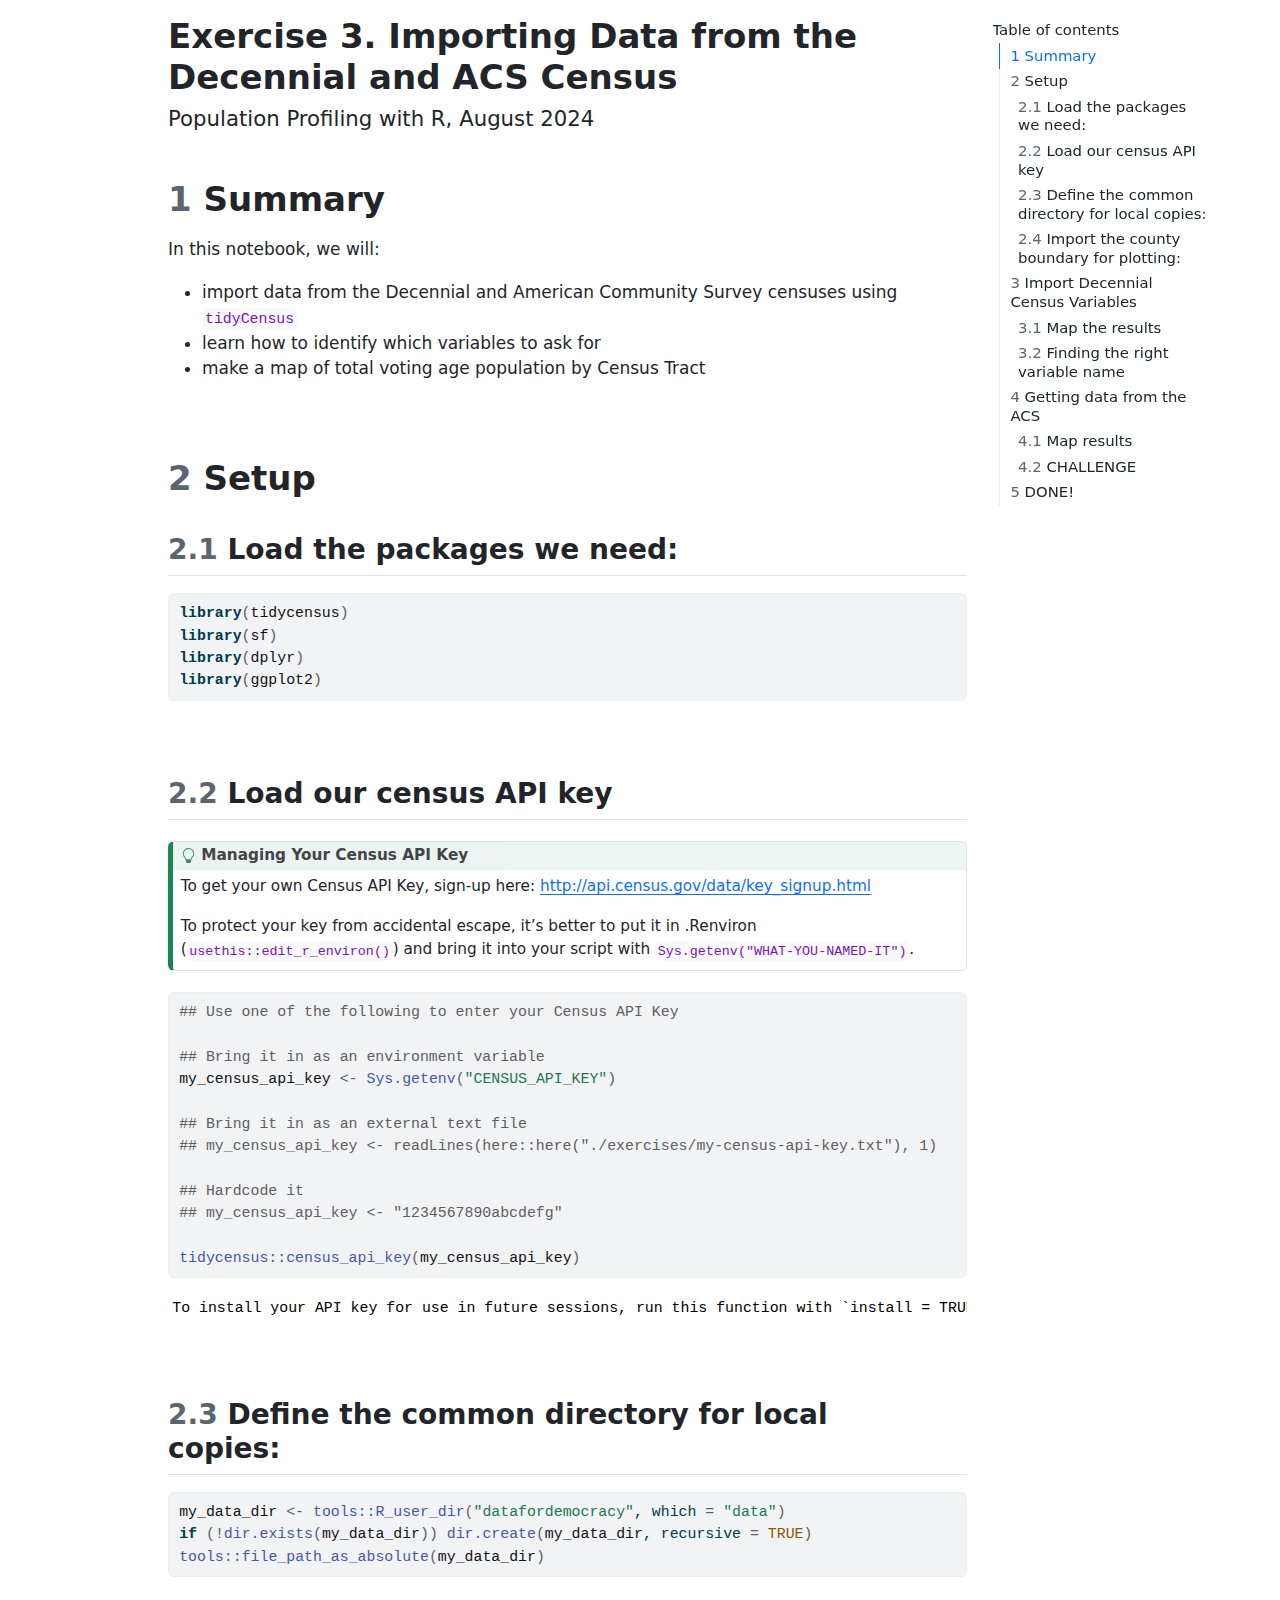
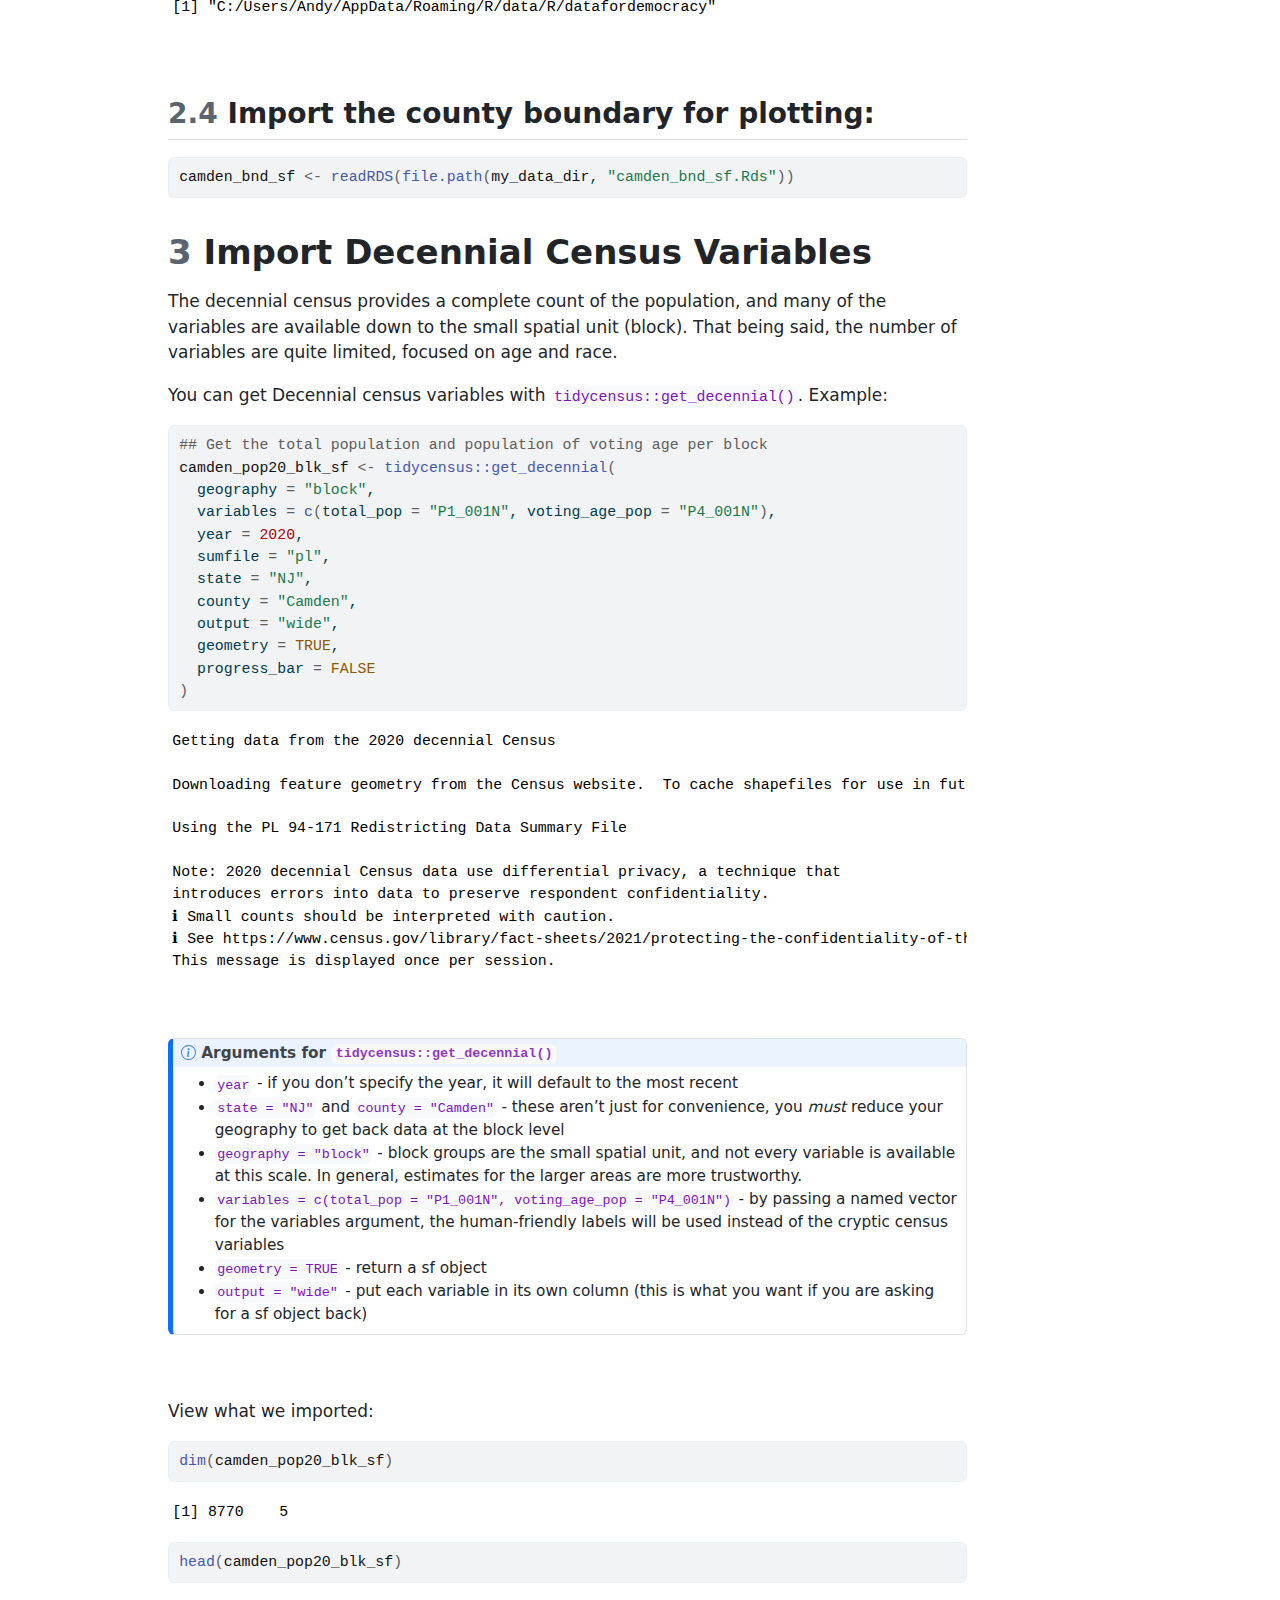
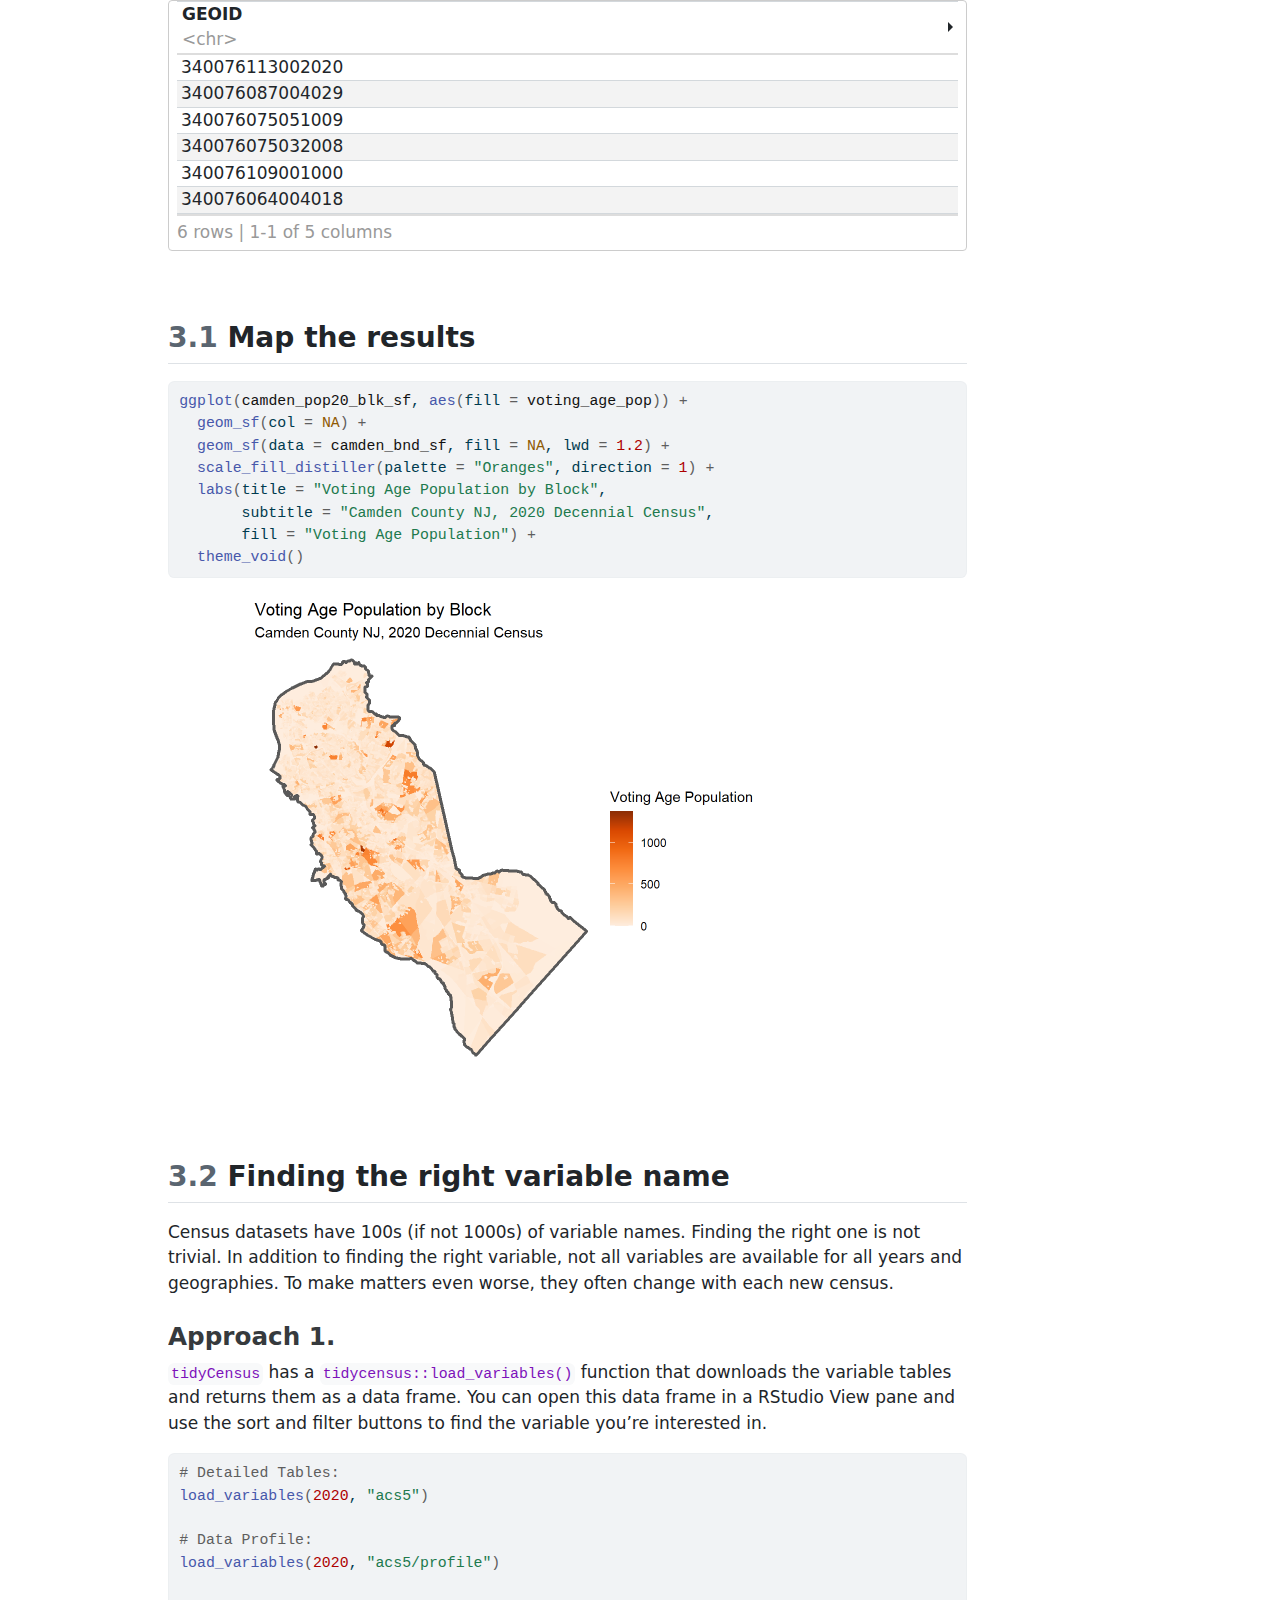
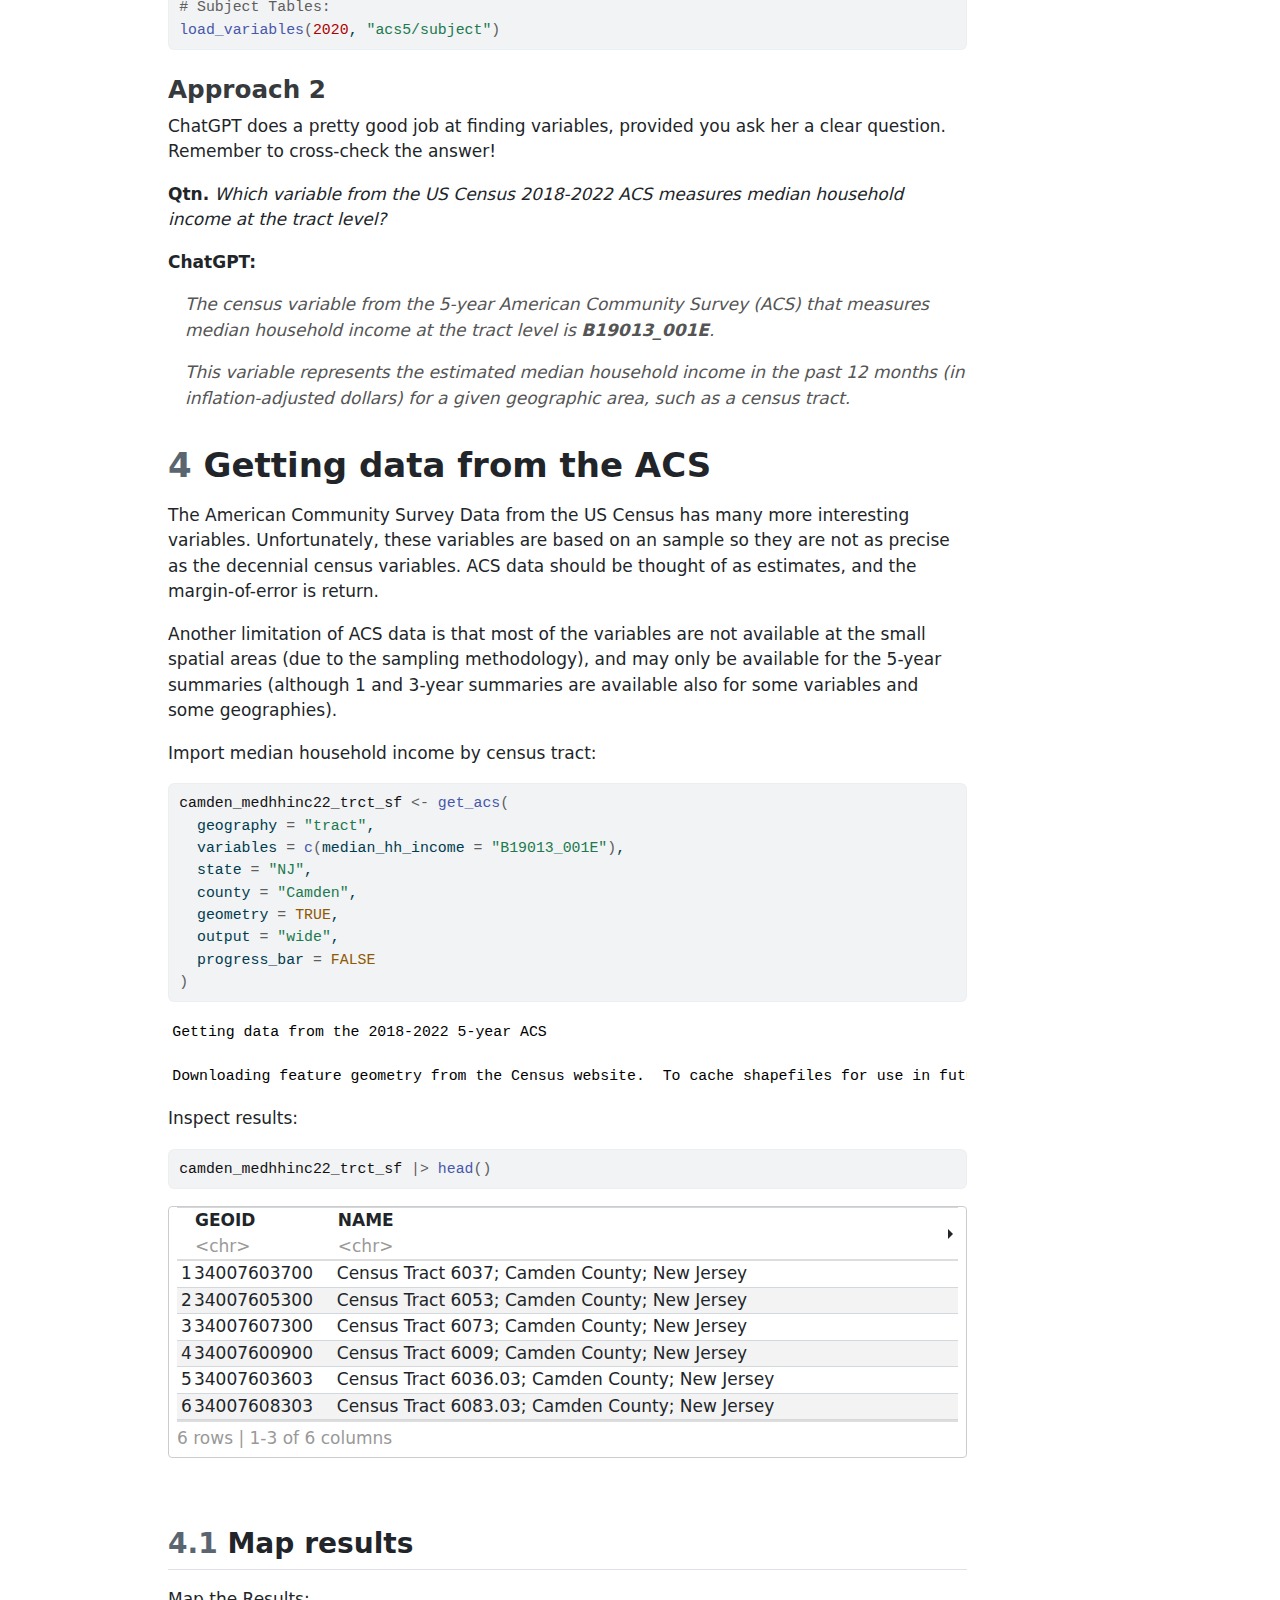
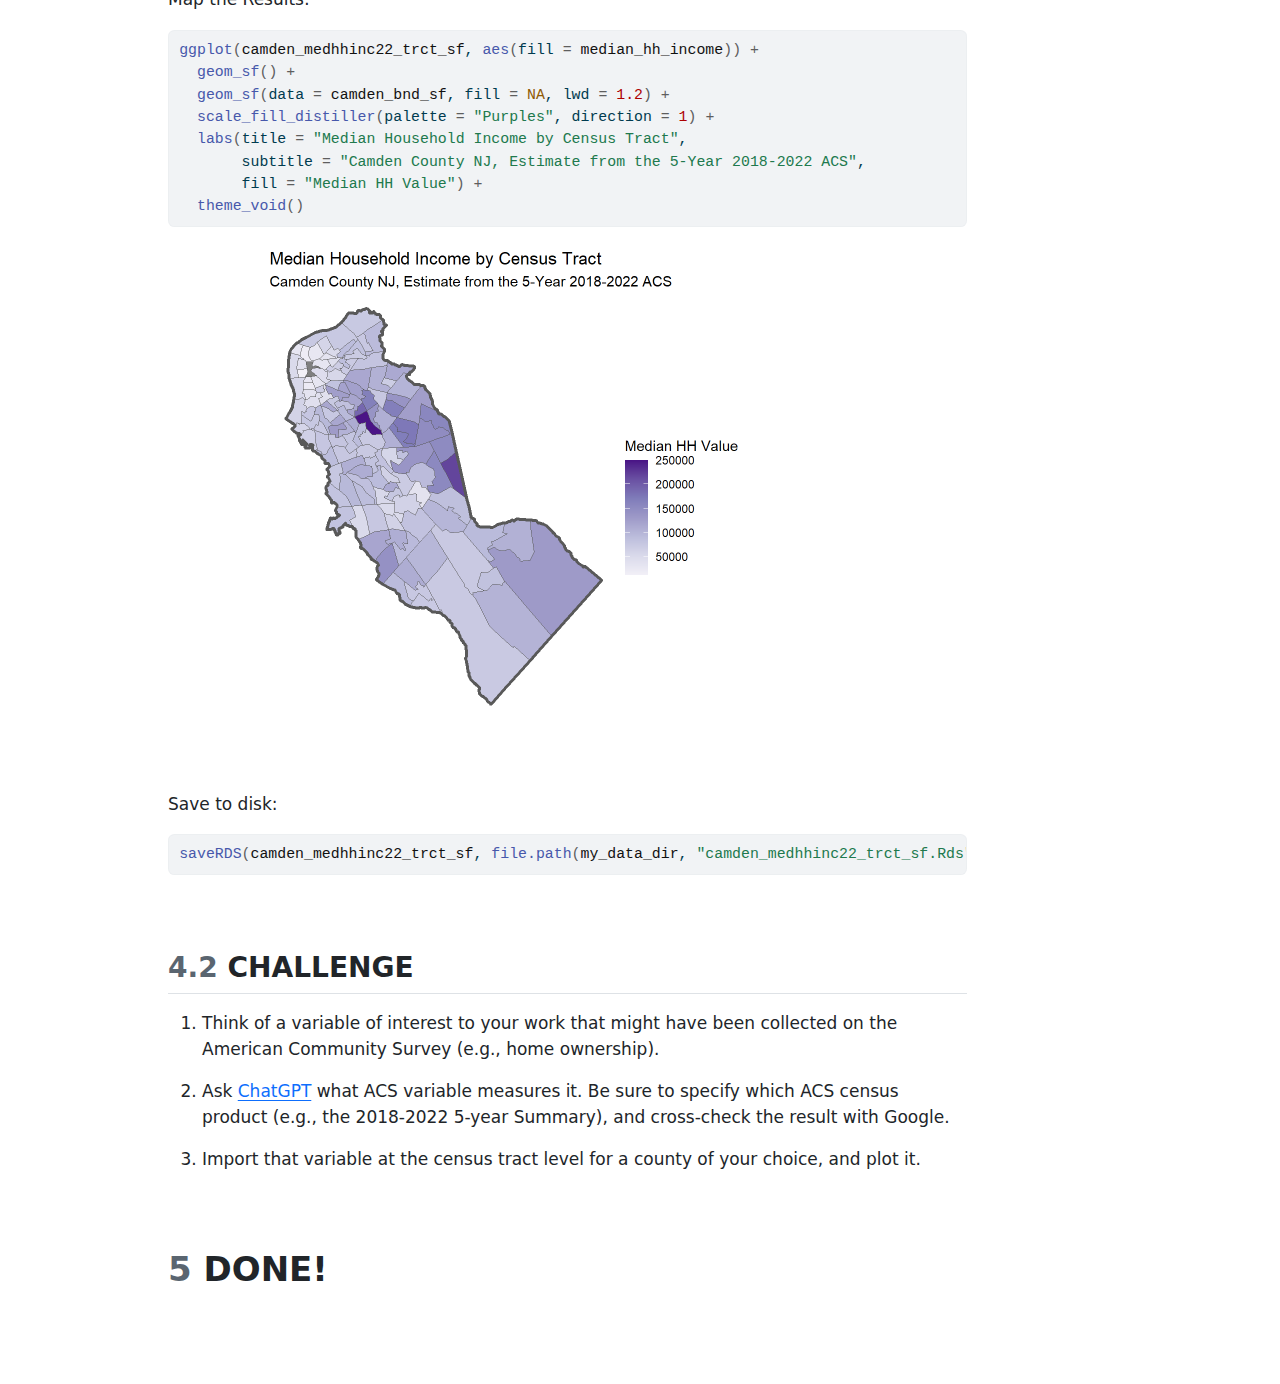
<file: exercises/exercise03_import-census-data.html>
<!DOCTYPE html>
<html xmlns="http://www.w3.org/1999/xhtml" lang="en" xml:lang="en"><head>
<meta http-equiv="Content-Type" content="text/html; charset=UTF-8">
<meta charset="utf-8">
<meta name="generator" content="quarto-1.5.57">
<meta name="viewport" content="width=device-width, initial-scale=1.0, user-scalable=yes">
<title>Exercise 3. Importing Data from the Decennial and ACS Census</title>
<style>
code{white-space: pre-wrap;}
span.smallcaps{font-variant: small-caps;}
div.columns{display: flex; gap: min(4vw, 1.5em);}
div.column{flex: auto; overflow-x: auto;}
div.hanging-indent{margin-left: 1.5em; text-indent: -1.5em;}
ul.task-list{list-style: none;}
ul.task-list li input[type="checkbox"] {
  width: 0.8em;
  margin: 0 0.8em 0.2em -1em; /* quarto-specific, see https://github.com/quarto-dev/quarto-cli/issues/4556 */ 
  vertical-align: middle;
}
/* CSS for syntax highlighting */
pre > code.sourceCode { white-space: pre; position: relative; }
pre > code.sourceCode > span { line-height: 1.25; }
pre > code.sourceCode > span:empty { height: 1.2em; }
.sourceCode { overflow: visible; }
code.sourceCode > span { color: inherit; text-decoration: inherit; }
div.sourceCode { margin: 1em 0; }
pre.sourceCode { margin: 0; }
@media screen {
div.sourceCode { overflow: auto; }
}
@media print {
pre > code.sourceCode { white-space: pre-wrap; }
pre > code.sourceCode > span { display: inline-block; text-indent: -5em; padding-left: 5em; }
}
pre.numberSource code
  { counter-reset: source-line 0; }
pre.numberSource code > span
  { position: relative; left: -4em; counter-increment: source-line; }
pre.numberSource code > span > a:first-child::before
  { content: counter(source-line);
    position: relative; left: -1em; text-align: right; vertical-align: baseline;
    border: none; display: inline-block;
    -webkit-touch-callout: none; -webkit-user-select: none;
    -khtml-user-select: none; -moz-user-select: none;
    -ms-user-select: none; user-select: none;
    padding: 0 4px; width: 4em;
  }
pre.numberSource { margin-left: 3em;  padding-left: 4px; }
div.sourceCode
  {   }
@media screen {
pre > code.sourceCode > span > a:first-child::before { text-decoration: underline; }
}
</style>

<script src="exercise03_import-census-data_files/libs/clipboard/clipboard.min.js"></script>
<script src="exercise03_import-census-data_files/libs/quarto-html/quarto.js"></script>
<script src="exercise03_import-census-data_files/libs/quarto-html/popper.min.js"></script>
<script src="exercise03_import-census-data_files/libs/quarto-html/tippy.umd.min.js"></script>
<script src="exercise03_import-census-data_files/libs/quarto-html/anchor.min.js"></script>
<link href="exercise03_import-census-data_files/libs/quarto-html/tippy.css" rel="stylesheet">
<link href="exercise03_import-census-data_files/libs/quarto-html/quarto-syntax-highlighting.css" rel="stylesheet" id="quarto-text-highlighting-styles">
<script src="exercise03_import-census-data_files/libs/bootstrap/bootstrap.min.js"></script>
<link href="exercise03_import-census-data_files/libs/bootstrap/bootstrap-icons.css" rel="stylesheet">
<link href="exercise03_import-census-data_files/libs/bootstrap/bootstrap.min.css" rel="stylesheet" id="quarto-bootstrap" data-mode="light"><link href="exercise03_import-census-data_files/libs/pagedtable-1.1/css/pagedtable.css" rel="stylesheet">
<script src="exercise03_import-census-data_files/libs/pagedtable-1.1/js/pagedtable.js"></script>
</head>
<body>

<div id="quarto-content" class="page-columns page-rows-contents page-layout-article">
<div id="quarto-margin-sidebar" class="sidebar margin-sidebar">
  <nav id="TOC" role="doc-toc" class="toc-active" data-toc-expanded="2"><h2 id="toc-title">Table of contents</h2>
   
  <ul class="collapse">
<li><a href="#summary" id="toc-summary" class="nav-link active" data-scroll-target="#summary"><span class="header-section-number">1</span> Summary</a></li>
  <li>
<a href="#setup" id="toc-setup" class="nav-link" data-scroll-target="#setup"><span class="header-section-number">2</span> Setup</a>
  <ul class="collapse">
<li><a href="#load-the-packages-we-need" id="toc-load-the-packages-we-need" class="nav-link" data-scroll-target="#load-the-packages-we-need"><span class="header-section-number">2.1</span> Load the packages we need:</a></li>
  <li><a href="#load-our-census-api-key" id="toc-load-our-census-api-key" class="nav-link" data-scroll-target="#load-our-census-api-key"><span class="header-section-number">2.2</span> Load our census API key</a></li>
  <li><a href="#define-the-common-directory-for-local-copies" id="toc-define-the-common-directory-for-local-copies" class="nav-link" data-scroll-target="#define-the-common-directory-for-local-copies"><span class="header-section-number">2.3</span> Define the common directory for local copies:</a></li>
  <li><a href="#import-the-county-boundary-for-plotting" id="toc-import-the-county-boundary-for-plotting" class="nav-link" data-scroll-target="#import-the-county-boundary-for-plotting"><span class="header-section-number">2.4</span> Import the county boundary for plotting:</a></li>
  </ul>
</li>
  <li>
<a href="#import-decennial-census-variables" id="toc-import-decennial-census-variables" class="nav-link" data-scroll-target="#import-decennial-census-variables"><span class="header-section-number">3</span> Import Decennial Census Variables</a>
  <ul class="collapse">
<li><a href="#map-the-results" id="toc-map-the-results" class="nav-link" data-scroll-target="#map-the-results"><span class="header-section-number">3.1</span> Map the results</a></li>
  <li><a href="#finding-the-right-variable-name" id="toc-finding-the-right-variable-name" class="nav-link" data-scroll-target="#finding-the-right-variable-name"><span class="header-section-number">3.2</span> Finding the right variable name</a></li>
  </ul>
</li>
  <li>
<a href="#getting-data-from-the-acs" id="toc-getting-data-from-the-acs" class="nav-link" data-scroll-target="#getting-data-from-the-acs"><span class="header-section-number">4</span> Getting data from the ACS</a>
  <ul class="collapse">
<li><a href="#map-results" id="toc-map-results" class="nav-link" data-scroll-target="#map-results"><span class="header-section-number">4.1</span> Map results</a></li>
  <li><a href="#challenge" id="toc-challenge" class="nav-link" data-scroll-target="#challenge"><span class="header-section-number">4.2</span> CHALLENGE</a></li>
  </ul>
</li>
  <li><a href="#done" id="toc-done" class="nav-link" data-scroll-target="#done"><span class="header-section-number">5</span> DONE!</a></li>
  </ul></nav>
</div>
<main class="content" id="quarto-document-content"><header id="title-block-header" class="quarto-title-block default"><div class="quarto-title">
<h1 class="title">Exercise 3. Importing Data from the Decennial and ACS Census</h1>
<p class="subtitle lead">Population Profiling with R, August 2024</p>
</div>



<div class="quarto-title-meta">

    
  
    
  </div>
  


</header><section id="summary" class="level1" data-number="1"><h1 data-number="1">
<span class="header-section-number">1</span> Summary</h1>
<p>In this notebook, we will:</p>
<ul>
<li>import data from the Decennial and American Community Survey censuses using <code>tidyCensus</code><br>
</li>
<li>learn how to identify which variables to ask for</li>
<li>make a map of total voting age population by Census Tract</li>
</ul>
<p><br></p>
</section><section id="setup" class="level1" data-number="2"><h1 data-number="2">
<span class="header-section-number">2</span> Setup</h1>
<section id="load-the-packages-we-need" class="level2" data-number="2.1"><h2 data-number="2.1" class="anchored" data-anchor-id="load-the-packages-we-need">
<span class="header-section-number">2.1</span> Load the packages we need:</h2>
<div class="cell">
<div class="sourceCode" id="cb1"><pre class="downlit sourceCode r code-with-copy"><code class="sourceCode R"><span><span class="kw"><a href="https://rdrr.io/r/base/library.html">library</a></span><span class="op">(</span><span class="va"><a href="https://walker-data.com/tidycensus/">tidycensus</a></span><span class="op">)</span></span>
<span><span class="kw"><a href="https://rdrr.io/r/base/library.html">library</a></span><span class="op">(</span><span class="va"><a href="https://r-spatial.github.io/sf/">sf</a></span><span class="op">)</span></span>
<span><span class="kw"><a href="https://rdrr.io/r/base/library.html">library</a></span><span class="op">(</span><span class="va"><a href="https://dplyr.tidyverse.org">dplyr</a></span><span class="op">)</span></span>
<span><span class="kw"><a href="https://rdrr.io/r/base/library.html">library</a></span><span class="op">(</span><span class="va"><a href="https://ggplot2.tidyverse.org">ggplot2</a></span><span class="op">)</span></span></code><button title="Copy to Clipboard" class="code-copy-button"><i class="bi"></i></button></pre></div>
</div>
<p><br></p>
</section><section id="load-our-census-api-key" class="level2" data-number="2.2"><h2 data-number="2.2" class="anchored" data-anchor-id="load-our-census-api-key">
<span class="header-section-number">2.2</span> Load our census API key</h2>
<div class="callout callout-style-default callout-tip callout-titled" title="Managing Your Census API Key">
<div class="callout-header d-flex align-content-center">
<div class="callout-icon-container">
<i class="callout-icon"></i>
</div>
<div class="callout-title-container flex-fill">
Managing Your Census API Key
</div>
</div>
<div class="callout-body-container callout-body">
<p>To get your own Census API Key, sign-up here: <a href="http://api.census.gov/data/key_signup.html" class="uri">http://api.census.gov/data/key_signup.html</a></p>
<p>To protect your key from accidental escape, it’s better to put it in .Renviron (<code><a href="https://usethis.r-lib.org/reference/edit.html">usethis::edit_r_environ()</a></code>) and bring it into your script with <code>Sys.getenv("WHAT-YOU-NAMED-IT")</code>.</p>
</div>
</div>
<div class="cell">
<div class="sourceCode" id="cb2"><pre class="downlit sourceCode r code-with-copy"><code class="sourceCode R"><span><span class="co">## Use one of the following to enter your Census API Key</span></span>
<span></span>
<span><span class="co">## Bring it in as an environment variable</span></span>
<span><span class="va">my_census_api_key</span> <span class="op">&lt;-</span> <span class="fu"><a href="https://rdrr.io/r/base/Sys.getenv.html">Sys.getenv</a></span><span class="op">(</span><span class="st">"CENSUS_API_KEY"</span><span class="op">)</span></span>
<span></span>
<span><span class="co">## Bring it in as an external text file</span></span>
<span><span class="co">## my_census_api_key &lt;- readLines(here::here("./exercises/my-census-api-key.txt"), 1)</span></span>
<span></span>
<span><span class="co">## Hardcode it</span></span>
<span><span class="co">## my_census_api_key &lt;- "1234567890abcdefg"</span></span>
<span></span>
<span><span class="fu">tidycensus</span><span class="fu">::</span><span class="fu"><a href="https://walker-data.com/tidycensus/reference/census_api_key.html">census_api_key</a></span><span class="op">(</span><span class="va">my_census_api_key</span><span class="op">)</span></span></code><button title="Copy to Clipboard" class="code-copy-button"><i class="bi"></i></button></pre></div>
<div class="cell-output cell-output-stderr">
<pre><code>To install your API key for use in future sessions, run this function with `install = TRUE`.</code></pre>
</div>
</div>
<p><br></p>
</section><section id="define-the-common-directory-for-local-copies" class="level2" data-number="2.3"><h2 data-number="2.3" class="anchored" data-anchor-id="define-the-common-directory-for-local-copies">
<span class="header-section-number">2.3</span> Define the common directory for local copies:</h2>
<div class="cell">
<div class="sourceCode" id="cb4"><pre class="downlit sourceCode r code-with-copy"><code class="sourceCode R"><span><span class="va">my_data_dir</span> <span class="op">&lt;-</span> <span class="fu">tools</span><span class="fu">::</span><span class="fu"><a href="https://rdrr.io/r/tools/userdir.html">R_user_dir</a></span><span class="op">(</span><span class="st">"datafordemocracy"</span>, which <span class="op">=</span> <span class="st">"data"</span><span class="op">)</span></span>
<span><span class="kw">if</span> <span class="op">(</span><span class="op">!</span><span class="fu"><a href="https://rdrr.io/r/base/files2.html">dir.exists</a></span><span class="op">(</span><span class="va">my_data_dir</span><span class="op">)</span><span class="op">)</span> <span class="fu"><a href="https://rdrr.io/r/base/files2.html">dir.create</a></span><span class="op">(</span><span class="va">my_data_dir</span>, recursive <span class="op">=</span> <span class="cn">TRUE</span><span class="op">)</span></span>
<span><span class="fu">tools</span><span class="fu">::</span><span class="fu"><a href="https://rdrr.io/r/tools/fileutils.html">file_path_as_absolute</a></span><span class="op">(</span><span class="va">my_data_dir</span><span class="op">)</span></span></code><button title="Copy to Clipboard" class="code-copy-button"><i class="bi"></i></button></pre></div>
<div class="cell-output cell-output-stdout">
<pre><code>[1] "C:/Users/Andy/AppData/Roaming/R/data/R/datafordemocracy"</code></pre>
</div>
</div>
<p><br></p>
</section><section id="import-the-county-boundary-for-plotting" class="level2" data-number="2.4"><h2 data-number="2.4" class="anchored" data-anchor-id="import-the-county-boundary-for-plotting">
<span class="header-section-number">2.4</span> Import the county boundary for plotting:</h2>
<div class="cell">
<div class="sourceCode" id="cb6"><pre class="downlit sourceCode r code-with-copy"><code class="sourceCode R"><span><span class="va">camden_bnd_sf</span> <span class="op">&lt;-</span> <span class="fu"><a href="https://rdrr.io/r/base/readRDS.html">readRDS</a></span><span class="op">(</span><span class="fu"><a href="https://rdrr.io/r/base/file.path.html">file.path</a></span><span class="op">(</span><span class="va">my_data_dir</span>, <span class="st">"camden_bnd_sf.Rds"</span><span class="op">)</span><span class="op">)</span></span></code><button title="Copy to Clipboard" class="code-copy-button"><i class="bi"></i></button></pre></div>
</div>
</section></section><section id="import-decennial-census-variables" class="level1" data-number="3"><h1 data-number="3">
<span class="header-section-number">3</span> Import Decennial Census Variables</h1>
<p>The decennial census provides a complete count of the population, and many of the variables are available down to the small spatial unit (block). That being said, the number of variables are quite limited, focused on age and race.</p>
<p>You can get Decennial census variables with <code><a href="https://walker-data.com/tidycensus/reference/get_decennial.html">tidycensus::get_decennial()</a></code>. Example:</p>
<div class="cell">
<div class="sourceCode" id="cb7"><pre class="downlit sourceCode r code-with-copy"><code class="sourceCode R"><span><span class="co">## Get the total population and population of voting age per block</span></span>
<span><span class="va">camden_pop20_blk_sf</span> <span class="op">&lt;-</span> <span class="fu">tidycensus</span><span class="fu">::</span><span class="fu"><a href="https://walker-data.com/tidycensus/reference/get_decennial.html">get_decennial</a></span><span class="op">(</span></span>
<span>  geography <span class="op">=</span> <span class="st">"block"</span>,</span>
<span>  variables <span class="op">=</span> <span class="fu"><a href="https://rdrr.io/r/base/c.html">c</a></span><span class="op">(</span>total_pop <span class="op">=</span> <span class="st">"P1_001N"</span>, voting_age_pop <span class="op">=</span> <span class="st">"P4_001N"</span><span class="op">)</span>,</span>
<span>  year <span class="op">=</span> <span class="fl">2020</span>,</span>
<span>  sumfile <span class="op">=</span> <span class="st">"pl"</span>,</span>
<span>  state <span class="op">=</span> <span class="st">"NJ"</span>,</span>
<span>  county <span class="op">=</span> <span class="st">"Camden"</span>,</span>
<span>  output <span class="op">=</span> <span class="st">"wide"</span>,</span>
<span>  geometry <span class="op">=</span> <span class="cn">TRUE</span>,</span>
<span>  progress_bar <span class="op">=</span> <span class="cn">FALSE</span></span>
<span><span class="op">)</span></span></code><button title="Copy to Clipboard" class="code-copy-button"><i class="bi"></i></button></pre></div>
<div class="cell-output cell-output-stderr">
<pre><code>Getting data from the 2020 decennial Census</code></pre>
</div>
<div class="cell-output cell-output-stderr">
<pre><code>Downloading feature geometry from the Census website.  To cache shapefiles for use in future sessions, set `options(tigris_use_cache = TRUE)`.</code></pre>
</div>
<div class="cell-output cell-output-stderr">
<pre><code>Using the PL 94-171 Redistricting Data Summary File</code></pre>
</div>
<div class="cell-output cell-output-stderr">
<pre><code>Note: 2020 decennial Census data use differential privacy, a technique that
introduces errors into data to preserve respondent confidentiality.
ℹ Small counts should be interpreted with caution.
ℹ See https://www.census.gov/library/fact-sheets/2021/protecting-the-confidentiality-of-the-2020-census-redistricting-data.html for additional guidance.
This message is displayed once per session.</code></pre>
</div>
</div>
<p><br></p>
<div class="callout callout-style-default callout-note callout-titled" title="Arguments for `tidycensus::get_decennial()`">
<div class="callout-header d-flex align-content-center">
<div class="callout-icon-container">
<i class="callout-icon"></i>
</div>
<div class="callout-title-container flex-fill">
Arguments for <code><a href="https://walker-data.com/tidycensus/reference/get_decennial.html">tidycensus::get_decennial()</a></code>
</div>
</div>
<div class="callout-body-container callout-body">
<ul>
<li>
<code>year</code> - if you don’t specify the year, it will default to the most recent</li>
<li>
<code>state = "NJ"</code> and <code>county = "Camden"</code> - these aren’t just for convenience, you <em>must</em> reduce your geography to get back data at the block level</li>
<li>
<code>geography = "block"</code> - block groups are the small spatial unit, and not every variable is available at this scale. In general, estimates for the larger areas are more trustworthy.</li>
<li>
<code>variables = c(total_pop = "P1_001N", voting_age_pop = "P4_001N")</code> - by passing a named vector for the variables argument, the human-friendly labels will be used instead of the cryptic census variables</li>
<li>
<code>geometry = TRUE</code> - return a sf object</li>
<li>
<code>output = "wide"</code> - put each variable in its own column (this is what you want if you are asking for a sf object back)</li>
</ul>
</div>
</div>
<p><br></p>
<p>View what we imported:</p>
<div class="cell">
<div class="sourceCode" id="cb12"><pre class="downlit sourceCode r code-with-copy"><code class="sourceCode R"><span><span class="fu"><a href="https://rdrr.io/r/base/dim.html">dim</a></span><span class="op">(</span><span class="va">camden_pop20_blk_sf</span><span class="op">)</span></span></code><button title="Copy to Clipboard" class="code-copy-button"><i class="bi"></i></button></pre></div>
<div class="cell-output cell-output-stdout">
<pre><code>[1] 8770    5</code></pre>
</div>
<div class="sourceCode" id="cb14"><pre class="downlit sourceCode r code-with-copy"><code class="sourceCode R"><span><span class="fu"><a href="https://rdrr.io/r/utils/head.html">head</a></span><span class="op">(</span><span class="va">camden_pop20_blk_sf</span><span class="op">)</span></span></code><button title="Copy to Clipboard" class="code-copy-button"><i class="bi"></i></button></pre></div>
<div class="cell-output-display">
<div data-pagedtable="false">
  <script data-pagedtable-source="" type="application/json">
{"columns":[{"label":["GEOID"],"name":[1],"type":["chr"],"align":["left"]},{"label":["NAME"],"name":[2],"type":["chr"],"align":["left"]},{"label":["total_pop"],"name":[3],"type":["dbl"],"align":["right"]},{"label":["voting_age_pop"],"name":[4],"type":["dbl"],"align":["right"]},{"label":["geometry"],"name":[5],"type":["s_MULTIP"],"align":["right"]}],"data":[{"1":"340076113002020","2":"Block 2020, Block Group 2, Census Tract 6113, Camden County, New Jersey","3":"65","4":"63","5":"<s_MULTIP>"},{"1":"340076087004029","2":"Block 4029, Block Group 4, Census Tract 6087, Camden County, New Jersey","3":"0","4":"0","5":"<s_MULTIP>"},{"1":"340076075051009","2":"Block 1009, Block Group 1, Census Tract 6075.05, Camden County, New Jersey","3":"76","4":"64","5":"<s_MULTIP>"},{"1":"340076075032008","2":"Block 2008, Block Group 2, Census Tract 6075.03, Camden County, New Jersey","3":"37","4":"28","5":"<s_MULTIP>"},{"1":"340076109001000","2":"Block 1000, Block Group 1, Census Tract 6109, Camden County, New Jersey","3":"0","4":"0","5":"<s_MULTIP>"},{"1":"340076064004018","2":"Block 4018, Block Group 4, Census Tract 6064, Camden County, New Jersey","3":"25","4":"13","5":"<s_MULTIP>"}],"options":{"columns":{"min":{},"max":[10]},"rows":{"min":[10],"max":[10]},"pages":{}}}
  </script>
</div>
</div>
</div>
<p><br></p>
<section id="map-the-results" class="level2" data-number="3.1"><h2 data-number="3.1" class="anchored" data-anchor-id="map-the-results">
<span class="header-section-number">3.1</span> Map the results</h2>
<div class="cell">
<div class="sourceCode" id="cb15"><pre class="downlit sourceCode r code-with-copy"><code class="sourceCode R"><span><span class="fu"><a href="https://ggplot2.tidyverse.org/reference/ggplot.html">ggplot</a></span><span class="op">(</span><span class="va">camden_pop20_blk_sf</span>, <span class="fu"><a href="https://ggplot2.tidyverse.org/reference/aes.html">aes</a></span><span class="op">(</span>fill <span class="op">=</span> <span class="va">voting_age_pop</span><span class="op">)</span><span class="op">)</span> <span class="op">+</span></span>
<span>  <span class="fu"><a href="https://ggplot2.tidyverse.org/reference/ggsf.html">geom_sf</a></span><span class="op">(</span>col <span class="op">=</span> <span class="cn">NA</span><span class="op">)</span> <span class="op">+</span></span>
<span>  <span class="fu"><a href="https://ggplot2.tidyverse.org/reference/ggsf.html">geom_sf</a></span><span class="op">(</span>data <span class="op">=</span> <span class="va">camden_bnd_sf</span>, fill <span class="op">=</span> <span class="cn">NA</span>, lwd <span class="op">=</span> <span class="fl">1.2</span><span class="op">)</span> <span class="op">+</span></span>
<span>  <span class="fu"><a href="https://ggplot2.tidyverse.org/reference/scale_brewer.html">scale_fill_distiller</a></span><span class="op">(</span>palette <span class="op">=</span> <span class="st">"Oranges"</span>, direction <span class="op">=</span> <span class="fl">1</span><span class="op">)</span> <span class="op">+</span></span>
<span>  <span class="fu"><a href="https://ggplot2.tidyverse.org/reference/labs.html">labs</a></span><span class="op">(</span>title <span class="op">=</span> <span class="st">"Voting Age Population by Block"</span>, </span>
<span>       subtitle <span class="op">=</span> <span class="st">"Camden County NJ, 2020 Decennial Census"</span>,</span>
<span>       fill <span class="op">=</span> <span class="st">"Voting Age Population"</span><span class="op">)</span> <span class="op">+</span></span>
<span>  <span class="fu"><a href="https://ggplot2.tidyverse.org/reference/ggtheme.html">theme_void</a></span><span class="op">(</span><span class="op">)</span></span></code><button title="Copy to Clipboard" class="code-copy-button"><i class="bi"></i></button></pre></div>
<div class="cell-output-display">
<div>
<figure class="figure"><p><img src="exercise03_import-census-data_files/figure-html/chunk07-1.png" class="img-fluid figure-img" width="672"></p>
</figure>
</div>
</div>
</div>
<p><br></p>
</section><section id="finding-the-right-variable-name" class="level2" data-number="3.2"><h2 data-number="3.2" class="anchored" data-anchor-id="finding-the-right-variable-name">
<span class="header-section-number">3.2</span> Finding the right variable name</h2>
<p>Census datasets have 100s (if not 1000s) of variable names. Finding the right one is not trivial. In addition to finding the right variable, not all variables are available for all years and geographies. To make matters even worse, they often change with each new census.</p>
<section id="approach-1." class="level3"><h3 class="anchored" data-anchor-id="approach-1.">Approach 1.</h3>
<p><code>tidyCensus</code> has a <code><a href="https://walker-data.com/tidycensus/reference/load_variables.html">tidycensus::load_variables()</a></code> function that downloads the variable tables and returns them as a data frame. You can open this data frame in a RStudio View pane and use the sort and filter buttons to find the variable you’re interested in.</p>
<div class="cell">
<div class="sourceCode" id="cb16"><pre class="downlit sourceCode r code-with-copy"><code class="sourceCode R"><span><span class="co"># Detailed Tables: </span></span>
<span><span class="fu"><a href="https://walker-data.com/tidycensus/reference/load_variables.html">load_variables</a></span><span class="op">(</span><span class="fl">2020</span>, <span class="st">"acs5"</span><span class="op">)</span></span>
<span></span>
<span><span class="co"># Data Profile: </span></span>
<span><span class="fu"><a href="https://walker-data.com/tidycensus/reference/load_variables.html">load_variables</a></span><span class="op">(</span><span class="fl">2020</span>, <span class="st">"acs5/profile"</span><span class="op">)</span></span>
<span></span>
<span><span class="co"># Subject Tables: </span></span>
<span><span class="fu"><a href="https://walker-data.com/tidycensus/reference/load_variables.html">load_variables</a></span><span class="op">(</span><span class="fl">2020</span>, <span class="st">"acs5/subject"</span><span class="op">)</span></span></code><button title="Copy to Clipboard" class="code-copy-button"><i class="bi"></i></button></pre></div>
</div>
</section><section id="approach-2" class="level3"><h3 class="anchored" data-anchor-id="approach-2">Approach 2</h3>
<p>ChatGPT does a pretty good job at finding variables, provided you ask her a clear question. Remember to cross-check the answer!</p>
<p><strong>Qtn.</strong> <em>Which variable from the US Census 2018-2022 ACS measures median household income at the tract level?</em></p>
<p><strong>ChatGPT:</strong></p>
<div style="color:#555; margin-left:1em; font-style:italic;">
<p>The census variable from the 5-year American Community Survey (ACS) that measures median household income at the tract level is <strong>B19013_001E</strong>.</p>
<p>This variable represents the estimated median household income in the past 12 months (in inflation-adjusted dollars) for a given geographic area, such as a census tract.</p>
</div>
</section></section></section><section id="getting-data-from-the-acs" class="level1" data-number="4"><h1 data-number="4">
<span class="header-section-number">4</span> Getting data from the ACS</h1>
<p>The American Community Survey Data from the US Census has many more interesting variables. Unfortunately, these variables are based on an sample so they are not as precise as the decennial census variables. ACS data should be thought of as estimates, and the margin-of-error is return.</p>
<p>Another limitation of ACS data is that most of the variables are not available at the small spatial areas (due to the sampling methodology), and may only be available for the 5-year summaries (although 1 and 3-year summaries are available also for some variables and some geographies).</p>
<p>Import median household income by census tract:</p>
<div class="cell">
<div class="sourceCode" id="cb17"><pre class="downlit sourceCode r code-with-copy"><code class="sourceCode R"><span><span class="va">camden_medhhinc22_trct_sf</span> <span class="op">&lt;-</span> <span class="fu"><a href="https://walker-data.com/tidycensus/reference/get_acs.html">get_acs</a></span><span class="op">(</span></span>
<span>  geography <span class="op">=</span> <span class="st">"tract"</span>,</span>
<span>  variables <span class="op">=</span> <span class="fu"><a href="https://rdrr.io/r/base/c.html">c</a></span><span class="op">(</span>median_hh_income <span class="op">=</span> <span class="st">"B19013_001E"</span><span class="op">)</span>,</span>
<span>  state <span class="op">=</span> <span class="st">"NJ"</span>,</span>
<span>  county <span class="op">=</span> <span class="st">"Camden"</span>,</span>
<span>  geometry <span class="op">=</span> <span class="cn">TRUE</span>,</span>
<span>  output <span class="op">=</span> <span class="st">"wide"</span>,</span>
<span>  progress_bar <span class="op">=</span> <span class="cn">FALSE</span></span>
<span><span class="op">)</span></span></code><button title="Copy to Clipboard" class="code-copy-button"><i class="bi"></i></button></pre></div>
<div class="cell-output cell-output-stderr">
<pre><code>Getting data from the 2018-2022 5-year ACS</code></pre>
</div>
<div class="cell-output cell-output-stderr">
<pre><code>Downloading feature geometry from the Census website.  To cache shapefiles for use in future sessions, set `options(tigris_use_cache = TRUE)`.</code></pre>
</div>
</div>
<p>Inspect results:</p>
<div class="cell">
<div class="sourceCode" id="cb20"><pre class="downlit sourceCode r code-with-copy"><code class="sourceCode R"><span><span class="va">camden_medhhinc22_trct_sf</span> <span class="op">|&gt;</span> <span class="fu"><a href="https://rdrr.io/r/utils/head.html">head</a></span><span class="op">(</span><span class="op">)</span></span></code><button title="Copy to Clipboard" class="code-copy-button"><i class="bi"></i></button></pre></div>
<div class="cell-output-display">
<div data-pagedtable="false">
  <script data-pagedtable-source="" type="application/json">
{"columns":[{"label":[""],"name":["_rn_"],"type":[""],"align":["left"]},{"label":["GEOID"],"name":[1],"type":["chr"],"align":["left"]},{"label":["NAME"],"name":[2],"type":["chr"],"align":["left"]},{"label":["median_hh_income"],"name":[3],"type":["dbl"],"align":["right"]},{"label":["B19013_001M"],"name":[4],"type":["dbl"],"align":["right"]},{"label":["geometry"],"name":[5],"type":["s_MULTIP"],"align":["right"]}],"data":[{"1":"34007603700","2":"Census Tract 6037; Camden County; New Jersey","3":"76992","4":"28772","5":"<s_MULTIP>","_rn_":"1"},{"1":"34007605300","2":"Census Tract 6053; Camden County; New Jersey","3":"58288","4":"15131","5":"<s_MULTIP>","_rn_":"2"},{"1":"34007607300","2":"Census Tract 6073; Camden County; New Jersey","3":"74295","4":"13795","5":"<s_MULTIP>","_rn_":"3"},{"1":"34007600900","2":"Census Tract 6009; Camden County; New Jersey","3":"28198","4":"3390","5":"<s_MULTIP>","_rn_":"4"},{"1":"34007603603","2":"Census Tract 6036.03; Camden County; New Jersey","3":"139028","4":"10718","5":"<s_MULTIP>","_rn_":"5"},{"1":"34007608303","2":"Census Tract 6083.03; Camden County; New Jersey","3":"81833","4":"24687","5":"<s_MULTIP>","_rn_":"6"}],"options":{"columns":{"min":{},"max":[10]},"rows":{"min":[10],"max":[10]},"pages":{}}}
  </script>
</div>
</div>
</div>
<p><br></p>
<section id="map-results" class="level2" data-number="4.1"><h2 data-number="4.1" class="anchored" data-anchor-id="map-results">
<span class="header-section-number">4.1</span> Map results</h2>
<p>Map the Results:</p>
<div class="cell">
<div class="sourceCode" id="cb21"><pre class="downlit sourceCode r code-with-copy"><code class="sourceCode R"><span><span class="fu"><a href="https://ggplot2.tidyverse.org/reference/ggplot.html">ggplot</a></span><span class="op">(</span><span class="va">camden_medhhinc22_trct_sf</span>, <span class="fu"><a href="https://ggplot2.tidyverse.org/reference/aes.html">aes</a></span><span class="op">(</span>fill <span class="op">=</span> <span class="va">median_hh_income</span><span class="op">)</span><span class="op">)</span> <span class="op">+</span></span>
<span>  <span class="fu"><a href="https://ggplot2.tidyverse.org/reference/ggsf.html">geom_sf</a></span><span class="op">(</span><span class="op">)</span> <span class="op">+</span></span>
<span>  <span class="fu"><a href="https://ggplot2.tidyverse.org/reference/ggsf.html">geom_sf</a></span><span class="op">(</span>data <span class="op">=</span> <span class="va">camden_bnd_sf</span>, fill <span class="op">=</span> <span class="cn">NA</span>, lwd <span class="op">=</span> <span class="fl">1.2</span><span class="op">)</span> <span class="op">+</span></span>
<span>  <span class="fu"><a href="https://ggplot2.tidyverse.org/reference/scale_brewer.html">scale_fill_distiller</a></span><span class="op">(</span>palette <span class="op">=</span> <span class="st">"Purples"</span>, direction <span class="op">=</span> <span class="fl">1</span><span class="op">)</span> <span class="op">+</span></span>
<span>  <span class="fu"><a href="https://ggplot2.tidyverse.org/reference/labs.html">labs</a></span><span class="op">(</span>title <span class="op">=</span> <span class="st">"Median Household Income by Census Tract"</span>, </span>
<span>       subtitle <span class="op">=</span> <span class="st">"Camden County NJ, Estimate from the 5-Year 2018-2022 ACS"</span>,</span>
<span>       fill <span class="op">=</span> <span class="st">"Median HH Value"</span><span class="op">)</span> <span class="op">+</span></span>
<span>  <span class="fu"><a href="https://ggplot2.tidyverse.org/reference/ggtheme.html">theme_void</a></span><span class="op">(</span><span class="op">)</span></span></code><button title="Copy to Clipboard" class="code-copy-button"><i class="bi"></i></button></pre></div>
<div class="cell-output-display">
<div>
<figure class="figure"><p><img src="exercise03_import-census-data_files/figure-html/chunk11-1.png" class="img-fluid figure-img" width="672"></p>
</figure>
</div>
</div>
</div>
<p><br></p>
<p>Save to disk:</p>
<div class="cell">
<div class="sourceCode" id="cb22"><pre class="downlit sourceCode r code-with-copy"><code class="sourceCode R"><span><span class="fu"><a href="https://rdrr.io/r/base/readRDS.html">saveRDS</a></span><span class="op">(</span><span class="va">camden_medhhinc22_trct_sf</span>, <span class="fu"><a href="https://rdrr.io/r/base/file.path.html">file.path</a></span><span class="op">(</span><span class="va">my_data_dir</span>, <span class="st">"camden_medhhinc22_trct_sf.Rds"</span><span class="op">)</span><span class="op">)</span></span></code><button title="Copy to Clipboard" class="code-copy-button"><i class="bi"></i></button></pre></div>
</div>
<p><br></p>
</section><section id="challenge" class="level2" data-number="4.2"><h2 data-number="4.2" class="anchored" data-anchor-id="challenge">
<span class="header-section-number">4.2</span> CHALLENGE</h2>
<ol type="1">
<li><p>Think of a variable of interest to your work that might have been collected on the American Community Survey (e.g., home ownership).</p></li>
<li><p>Ask <a href="https://chat.openai.com/">ChatGPT</a> what ACS variable measures it. Be sure to specify which ACS census product (e.g., the 2018-2022 5-year Summary), and cross-check the result with Google.</p></li>
<li><p>Import that variable at the census tract level for a county of your choice, and plot it.</p></li>
</ol>
<p><br></p>
</section></section><section id="done" class="level1" data-number="5"><h1 data-number="5">
<span class="header-section-number">5</span> DONE!</h1>
</section></main><!-- /main column --><script id="quarto-html-after-body" type="application/javascript">
window.document.addEventListener("DOMContentLoaded", function (event) {
  const toggleBodyColorMode = (bsSheetEl) => {
    const mode = bsSheetEl.getAttribute("data-mode");
    const bodyEl = window.document.querySelector("body");
    if (mode === "dark") {
      bodyEl.classList.add("quarto-dark");
      bodyEl.classList.remove("quarto-light");
    } else {
      bodyEl.classList.add("quarto-light");
      bodyEl.classList.remove("quarto-dark");
    }
  }
  const toggleBodyColorPrimary = () => {
    const bsSheetEl = window.document.querySelector("link#quarto-bootstrap");
    if (bsSheetEl) {
      toggleBodyColorMode(bsSheetEl);
    }
  }
  toggleBodyColorPrimary();  
  const icon = "";
  const anchorJS = new window.AnchorJS();
  anchorJS.options = {
    placement: 'right',
    icon: icon
  };
  anchorJS.add('.anchored');
  const isCodeAnnotation = (el) => {
    for (const clz of el.classList) {
      if (clz.startsWith('code-annotation-')) {                     
        return true;
      }
    }
    return false;
  }
  const onCopySuccess = function(e) {
    // button target
    const button = e.trigger;
    // don't keep focus
    button.blur();
    // flash "checked"
    button.classList.add('code-copy-button-checked');
    var currentTitle = button.getAttribute("title");
    button.setAttribute("title", "Copied!");
    let tooltip;
    if (window.bootstrap) {
      button.setAttribute("data-bs-toggle", "tooltip");
      button.setAttribute("data-bs-placement", "left");
      button.setAttribute("data-bs-title", "Copied!");
      tooltip = new bootstrap.Tooltip(button, 
        { trigger: "manual", 
          customClass: "code-copy-button-tooltip",
          offset: [0, -8]});
      tooltip.show();    
    }
    setTimeout(function() {
      if (tooltip) {
        tooltip.hide();
        button.removeAttribute("data-bs-title");
        button.removeAttribute("data-bs-toggle");
        button.removeAttribute("data-bs-placement");
      }
      button.setAttribute("title", currentTitle);
      button.classList.remove('code-copy-button-checked');
    }, 1000);
    // clear code selection
    e.clearSelection();
  }
  const getTextToCopy = function(trigger) {
      const codeEl = trigger.previousElementSibling.cloneNode(true);
      for (const childEl of codeEl.children) {
        if (isCodeAnnotation(childEl)) {
          childEl.remove();
        }
      }
      return codeEl.innerText;
  }
  const clipboard = new window.ClipboardJS('.code-copy-button:not([data-in-quarto-modal])', {
    text: getTextToCopy
  });
  clipboard.on('success', onCopySuccess);
  if (window.document.getElementById('quarto-embedded-source-code-modal')) {
    // For code content inside modals, clipBoardJS needs to be initialized with a container option
    // TODO: Check when it could be a function (https://github.com/zenorocha/clipboard.js/issues/860)
    const clipboardModal = new window.ClipboardJS('.code-copy-button[data-in-quarto-modal]', {
      text: getTextToCopy,
      container: window.document.getElementById('quarto-embedded-source-code-modal')
    });
    clipboardModal.on('success', onCopySuccess);
  }
    var localhostRegex = new RegExp(/^(?:http|https):\/\/localhost\:?[0-9]*\//);
    var mailtoRegex = new RegExp(/^mailto:/);
      var filterRegex = new RegExp('/' + window.location.host + '/');
    var isInternal = (href) => {
        return filterRegex.test(href) || localhostRegex.test(href) || mailtoRegex.test(href);
    }
    // Inspect non-navigation links and adorn them if external
 	var links = window.document.querySelectorAll('a[href]:not(.nav-link):not(.navbar-brand):not(.toc-action):not(.sidebar-link):not(.sidebar-item-toggle):not(.pagination-link):not(.no-external):not([aria-hidden]):not(.dropdown-item):not(.quarto-navigation-tool):not(.about-link)');
    for (var i=0; i<links.length; i++) {
      const link = links[i];
      if (!isInternal(link.href)) {
        // undo the damage that might have been done by quarto-nav.js in the case of
        // links that we want to consider external
        if (link.dataset.originalHref !== undefined) {
          link.href = link.dataset.originalHref;
        }
      }
    }
  function tippyHover(el, contentFn, onTriggerFn, onUntriggerFn) {
    const config = {
      allowHTML: true,
      maxWidth: 500,
      delay: 100,
      arrow: false,
      appendTo: function(el) {
          return el.parentElement;
      },
      interactive: true,
      interactiveBorder: 10,
      theme: 'quarto',
      placement: 'bottom-start',
    };
    if (contentFn) {
      config.content = contentFn;
    }
    if (onTriggerFn) {
      config.onTrigger = onTriggerFn;
    }
    if (onUntriggerFn) {
      config.onUntrigger = onUntriggerFn;
    }
    window.tippy(el, config); 
  }
  const noterefs = window.document.querySelectorAll('a[role="doc-noteref"]');
  for (var i=0; i<noterefs.length; i++) {
    const ref = noterefs[i];
    tippyHover(ref, function() {
      // use id or data attribute instead here
      let href = ref.getAttribute('data-footnote-href') || ref.getAttribute('href');
      try { href = new URL(href).hash; } catch {}
      const id = href.replace(/^#\/?/, "");
      const note = window.document.getElementById(id);
      if (note) {
        return note.innerHTML;
      } else {
        return "";
      }
    });
  }
  const xrefs = window.document.querySelectorAll('a.quarto-xref');
  const processXRef = (id, note) => {
    // Strip column container classes
    const stripColumnClz = (el) => {
      el.classList.remove("page-full", "page-columns");
      if (el.children) {
        for (const child of el.children) {
          stripColumnClz(child);
        }
      }
    }
    stripColumnClz(note)
    if (id === null || id.startsWith('sec-')) {
      // Special case sections, only their first couple elements
      const container = document.createElement("div");
      if (note.children && note.children.length > 2) {
        container.appendChild(note.children[0].cloneNode(true));
        for (let i = 1; i < note.children.length; i++) {
          const child = note.children[i];
          if (child.tagName === "P" && child.innerText === "") {
            continue;
          } else {
            container.appendChild(child.cloneNode(true));
            break;
          }
        }
        if (window.Quarto?.typesetMath) {
          window.Quarto.typesetMath(container);
        }
        return container.innerHTML
      } else {
        if (window.Quarto?.typesetMath) {
          window.Quarto.typesetMath(note);
        }
        return note.innerHTML;
      }
    } else {
      // Remove any anchor links if they are present
      const anchorLink = note.querySelector('a.anchorjs-link');
      if (anchorLink) {
        anchorLink.remove();
      }
      if (window.Quarto?.typesetMath) {
        window.Quarto.typesetMath(note);
      }
      // TODO in 1.5, we should make sure this works without a callout special case
      if (note.classList.contains("callout")) {
        return note.outerHTML;
      } else {
        return note.innerHTML;
      }
    }
  }
  for (var i=0; i<xrefs.length; i++) {
    const xref = xrefs[i];
    tippyHover(xref, undefined, function(instance) {
      instance.disable();
      let url = xref.getAttribute('href');
      let hash = undefined; 
      if (url.startsWith('#')) {
        hash = url;
      } else {
        try { hash = new URL(url).hash; } catch {}
      }
      if (hash) {
        const id = hash.replace(/^#\/?/, "");
        const note = window.document.getElementById(id);
        if (note !== null) {
          try {
            const html = processXRef(id, note.cloneNode(true));
            instance.setContent(html);
          } finally {
            instance.enable();
            instance.show();
          }
        } else {
          // See if we can fetch this
          fetch(url.split('#')[0])
          .then(res => res.text())
          .then(html => {
            const parser = new DOMParser();
            const htmlDoc = parser.parseFromString(html, "text/html");
            const note = htmlDoc.getElementById(id);
            if (note !== null) {
              const html = processXRef(id, note);
              instance.setContent(html);
            } 
          }).finally(() => {
            instance.enable();
            instance.show();
          });
        }
      } else {
        // See if we can fetch a full url (with no hash to target)
        // This is a special case and we should probably do some content thinning / targeting
        fetch(url)
        .then(res => res.text())
        .then(html => {
          const parser = new DOMParser();
          const htmlDoc = parser.parseFromString(html, "text/html");
          const note = htmlDoc.querySelector('main.content');
          if (note !== null) {
            // This should only happen for chapter cross references
            // (since there is no id in the URL)
            // remove the first header
            if (note.children.length > 0 && note.children[0].tagName === "HEADER") {
              note.children[0].remove();
            }
            const html = processXRef(null, note);
            instance.setContent(html);
          } 
        }).finally(() => {
          instance.enable();
          instance.show();
        });
      }
    }, function(instance) {
    });
  }
      let selectedAnnoteEl;
      const selectorForAnnotation = ( cell, annotation) => {
        let cellAttr = 'data-code-cell="' + cell + '"';
        let lineAttr = 'data-code-annotation="' +  annotation + '"';
        const selector = 'span[' + cellAttr + '][' + lineAttr + ']';
        return selector;
      }
      const selectCodeLines = (annoteEl) => {
        const doc = window.document;
        const targetCell = annoteEl.getAttribute("data-target-cell");
        const targetAnnotation = annoteEl.getAttribute("data-target-annotation");
        const annoteSpan = window.document.querySelector(selectorForAnnotation(targetCell, targetAnnotation));
        const lines = annoteSpan.getAttribute("data-code-lines").split(",");
        const lineIds = lines.map((line) => {
          return targetCell + "-" + line;
        })
        let top = null;
        let height = null;
        let parent = null;
        if (lineIds.length > 0) {
            //compute the position of the single el (top and bottom and make a div)
            const el = window.document.getElementById(lineIds[0]);
            top = el.offsetTop;
            height = el.offsetHeight;
            parent = el.parentElement.parentElement;
          if (lineIds.length > 1) {
            const lastEl = window.document.getElementById(lineIds[lineIds.length - 1]);
            const bottom = lastEl.offsetTop + lastEl.offsetHeight;
            height = bottom - top;
          }
          if (top !== null && height !== null && parent !== null) {
            // cook up a div (if necessary) and position it 
            let div = window.document.getElementById("code-annotation-line-highlight");
            if (div === null) {
              div = window.document.createElement("div");
              div.setAttribute("id", "code-annotation-line-highlight");
              div.style.position = 'absolute';
              parent.appendChild(div);
            }
            div.style.top = top - 2 + "px";
            div.style.height = height + 4 + "px";
            div.style.left = 0;
            let gutterDiv = window.document.getElementById("code-annotation-line-highlight-gutter");
            if (gutterDiv === null) {
              gutterDiv = window.document.createElement("div");
              gutterDiv.setAttribute("id", "code-annotation-line-highlight-gutter");
              gutterDiv.style.position = 'absolute';
              const codeCell = window.document.getElementById(targetCell);
              const gutter = codeCell.querySelector('.code-annotation-gutter');
              gutter.appendChild(gutterDiv);
            }
            gutterDiv.style.top = top - 2 + "px";
            gutterDiv.style.height = height + 4 + "px";
          }
          selectedAnnoteEl = annoteEl;
        }
      };
      const unselectCodeLines = () => {
        const elementsIds = ["code-annotation-line-highlight", "code-annotation-line-highlight-gutter"];
        elementsIds.forEach((elId) => {
          const div = window.document.getElementById(elId);
          if (div) {
            div.remove();
          }
        });
        selectedAnnoteEl = undefined;
      };
        // Handle positioning of the toggle
    window.addEventListener(
      "resize",
      throttle(() => {
        elRect = undefined;
        if (selectedAnnoteEl) {
          selectCodeLines(selectedAnnoteEl);
        }
      }, 10)
    );
    function throttle(fn, ms) {
    let throttle = false;
    let timer;
      return (...args) => {
        if(!throttle) { // first call gets through
            fn.apply(this, args);
            throttle = true;
        } else { // all the others get throttled
            if(timer) clearTimeout(timer); // cancel #2
            timer = setTimeout(() => {
              fn.apply(this, args);
              timer = throttle = false;
            }, ms);
        }
      };
    }
      // Attach click handler to the DT
      const annoteDls = window.document.querySelectorAll('dt[data-target-cell]');
      for (const annoteDlNode of annoteDls) {
        annoteDlNode.addEventListener('click', (event) => {
          const clickedEl = event.target;
          if (clickedEl !== selectedAnnoteEl) {
            unselectCodeLines();
            const activeEl = window.document.querySelector('dt[data-target-cell].code-annotation-active');
            if (activeEl) {
              activeEl.classList.remove('code-annotation-active');
            }
            selectCodeLines(clickedEl);
            clickedEl.classList.add('code-annotation-active');
          } else {
            // Unselect the line
            unselectCodeLines();
            clickedEl.classList.remove('code-annotation-active');
          }
        });
      }
  const findCites = (el) => {
    const parentEl = el.parentElement;
    if (parentEl) {
      const cites = parentEl.dataset.cites;
      if (cites) {
        return {
          el,
          cites: cites.split(' ')
        };
      } else {
        return findCites(el.parentElement)
      }
    } else {
      return undefined;
    }
  };
  var bibliorefs = window.document.querySelectorAll('a[role="doc-biblioref"]');
  for (var i=0; i<bibliorefs.length; i++) {
    const ref = bibliorefs[i];
    const citeInfo = findCites(ref);
    if (citeInfo) {
      tippyHover(citeInfo.el, function() {
        var popup = window.document.createElement('div');
        citeInfo.cites.forEach(function(cite) {
          var citeDiv = window.document.createElement('div');
          citeDiv.classList.add('hanging-indent');
          citeDiv.classList.add('csl-entry');
          var biblioDiv = window.document.getElementById('ref-' + cite);
          if (biblioDiv) {
            citeDiv.innerHTML = biblioDiv.innerHTML;
          }
          popup.appendChild(citeDiv);
        });
        return popup.innerHTML;
      });
    }
  }
});
</script>
</div> <!-- /content -->



</body></html>
</file>
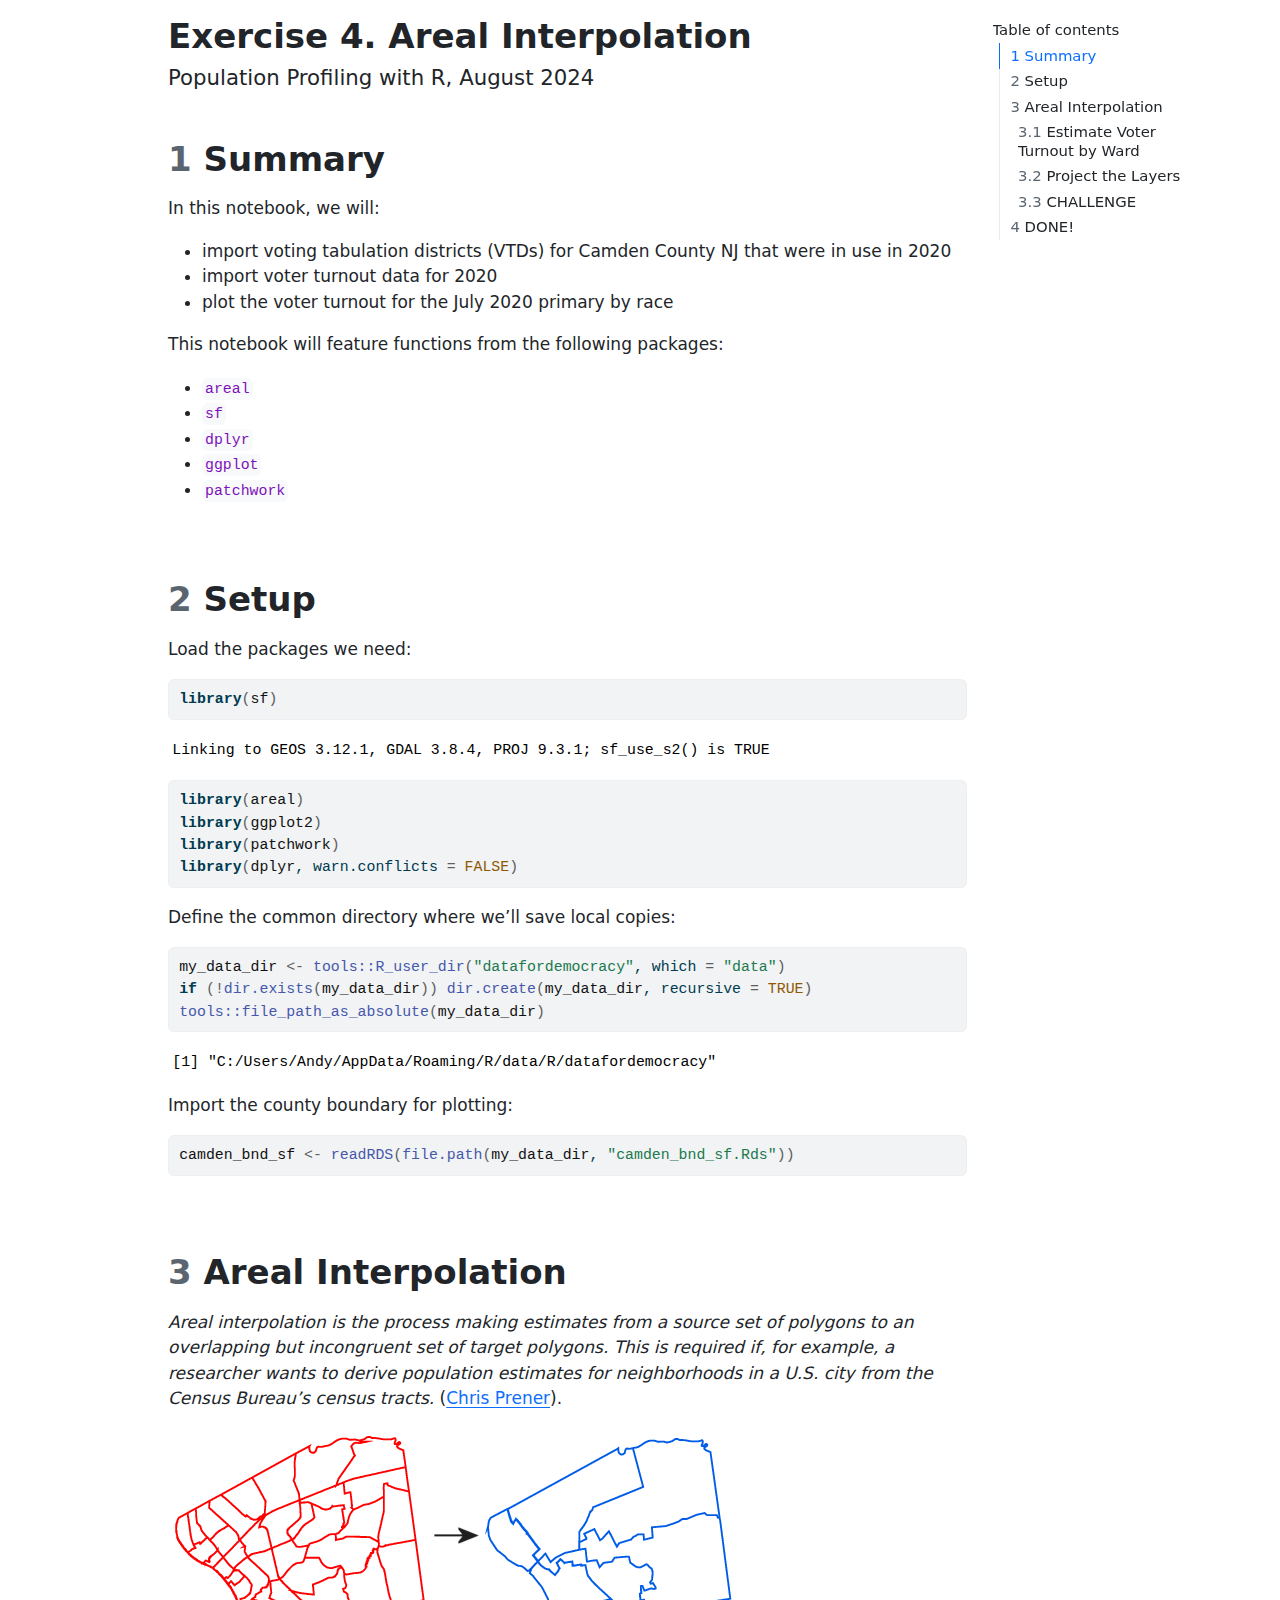
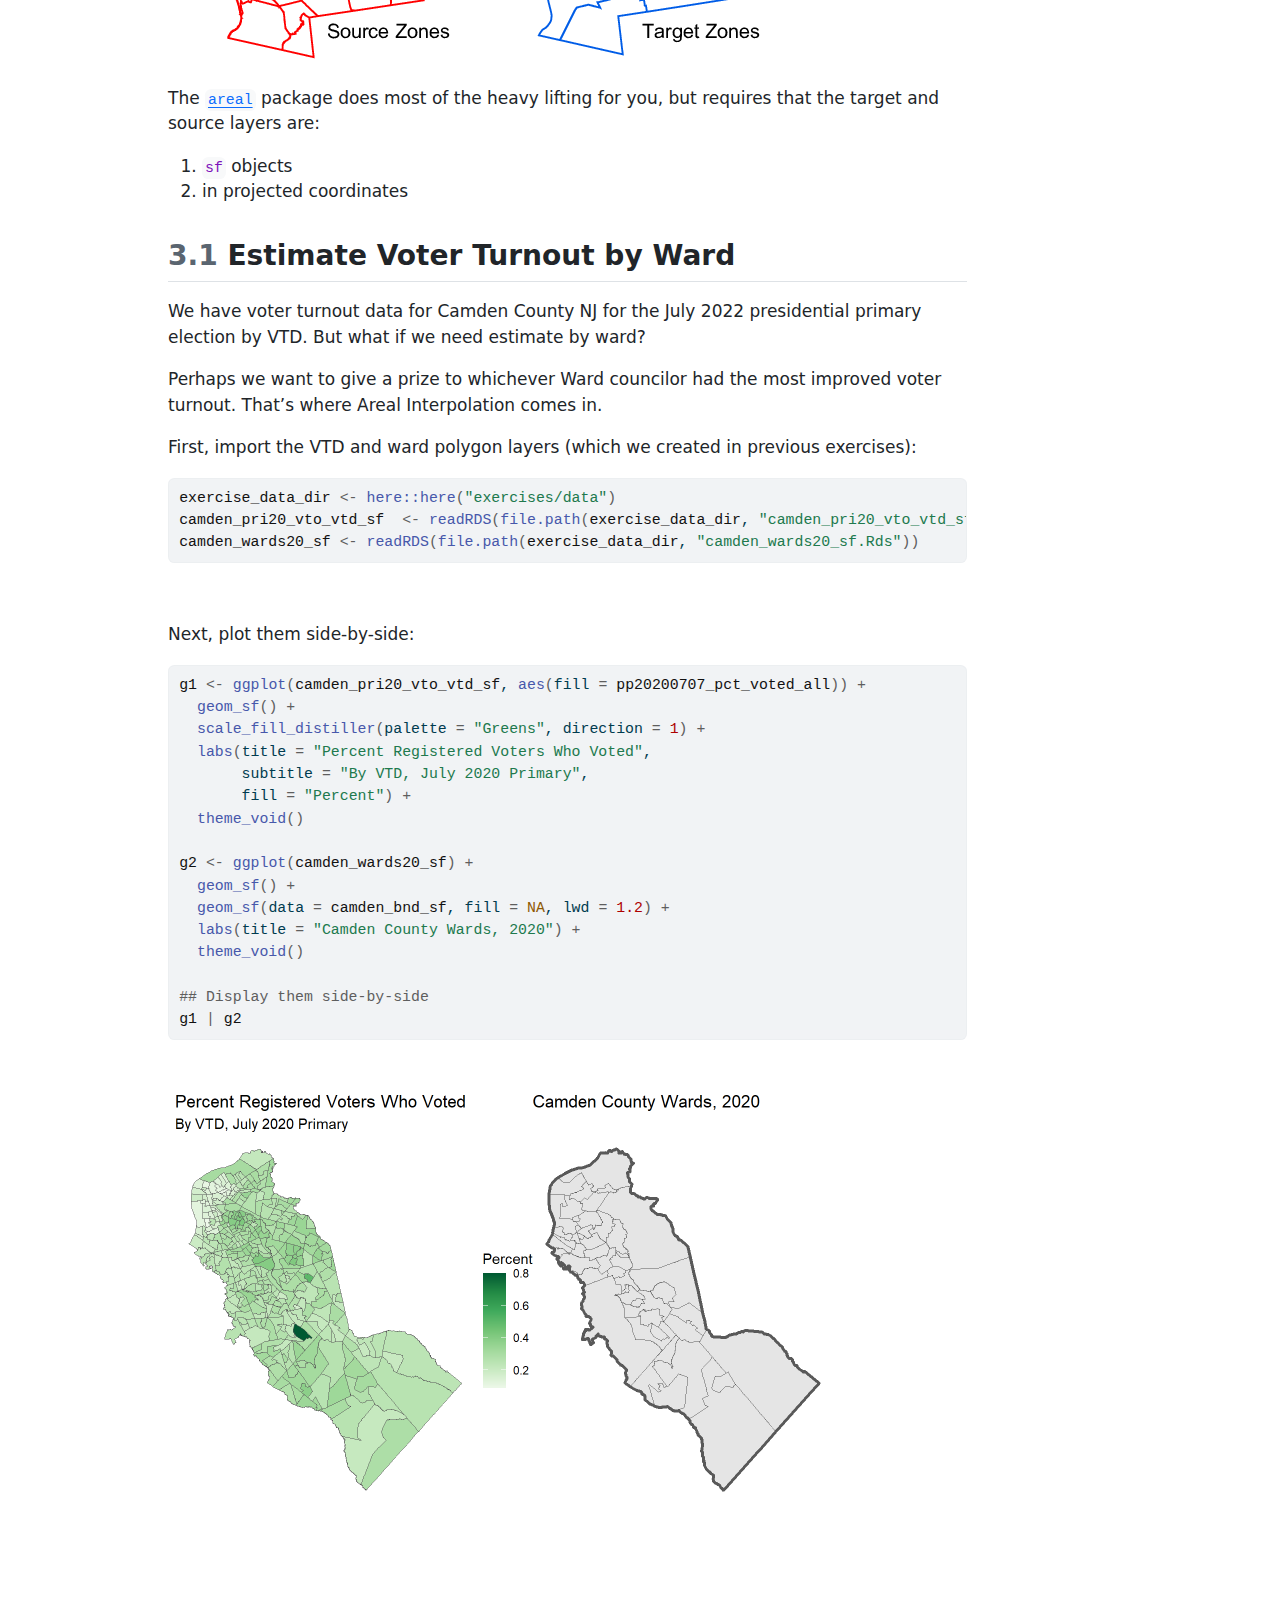
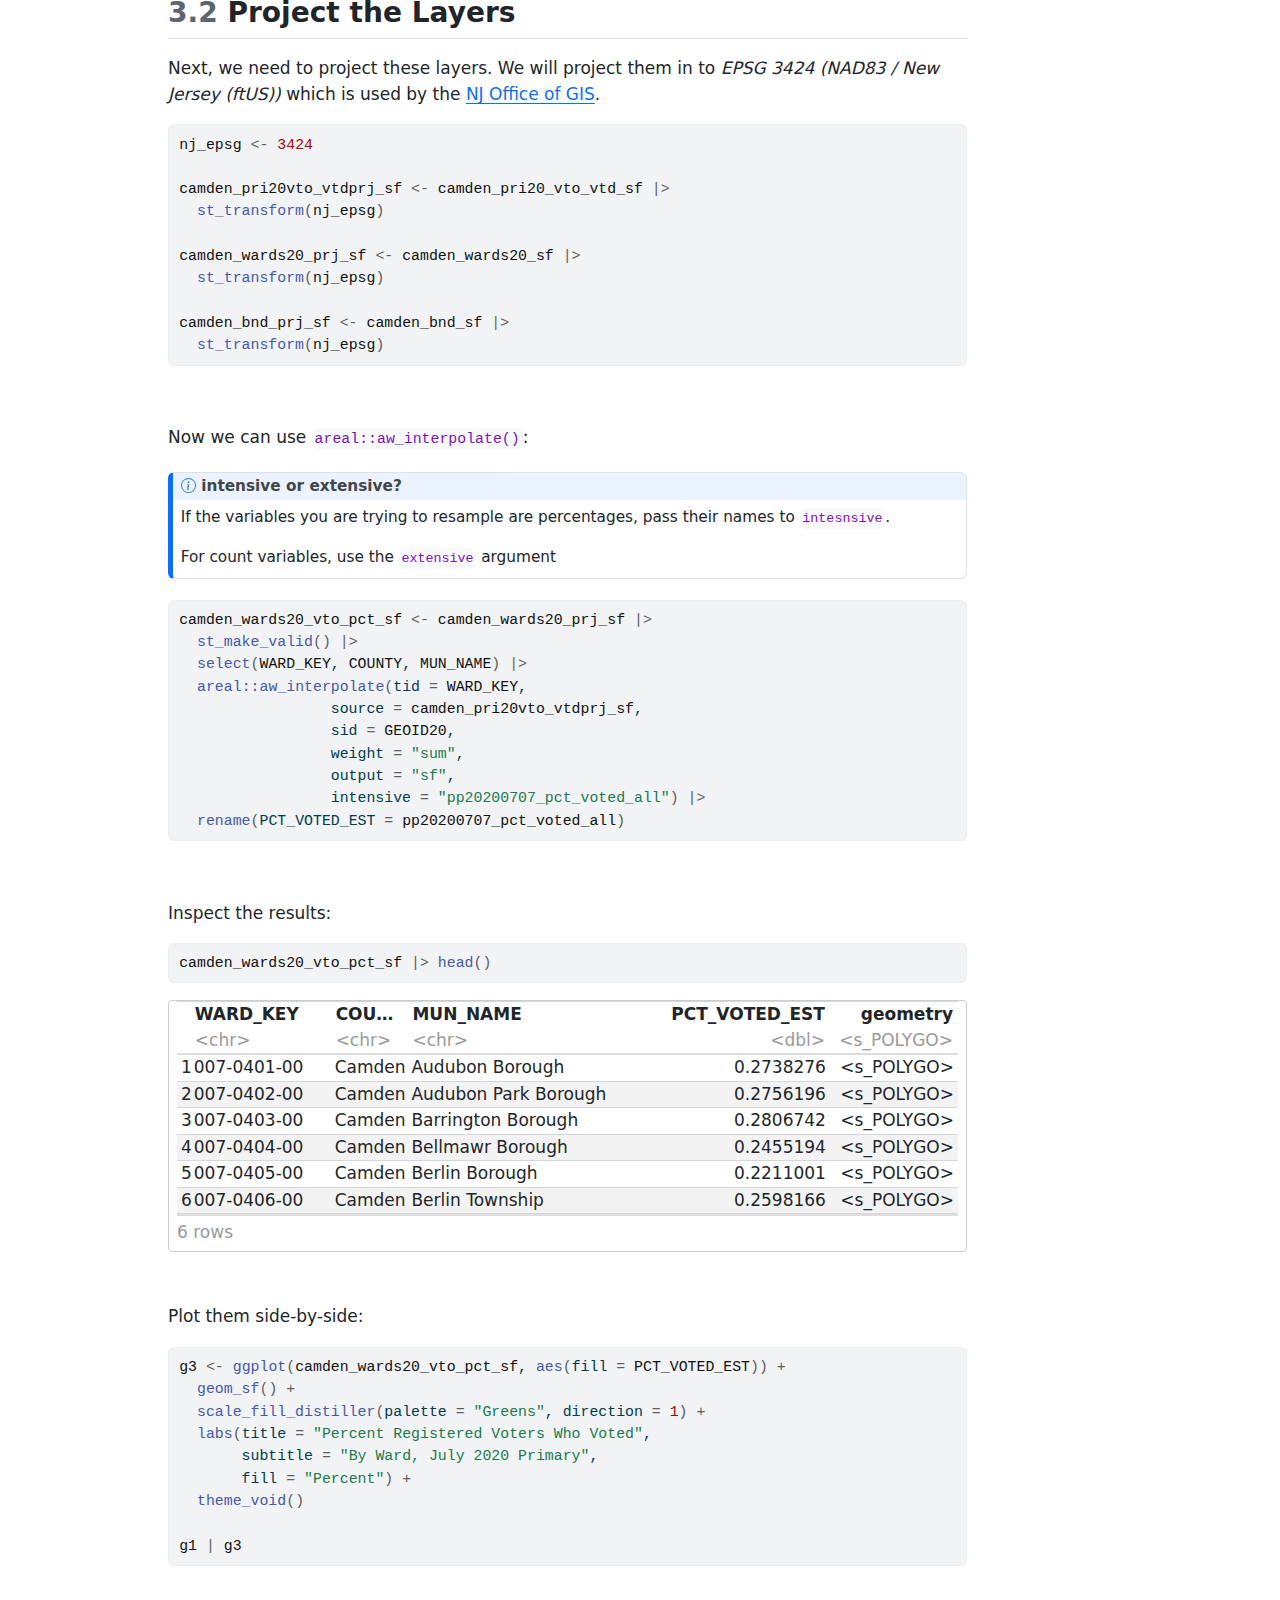
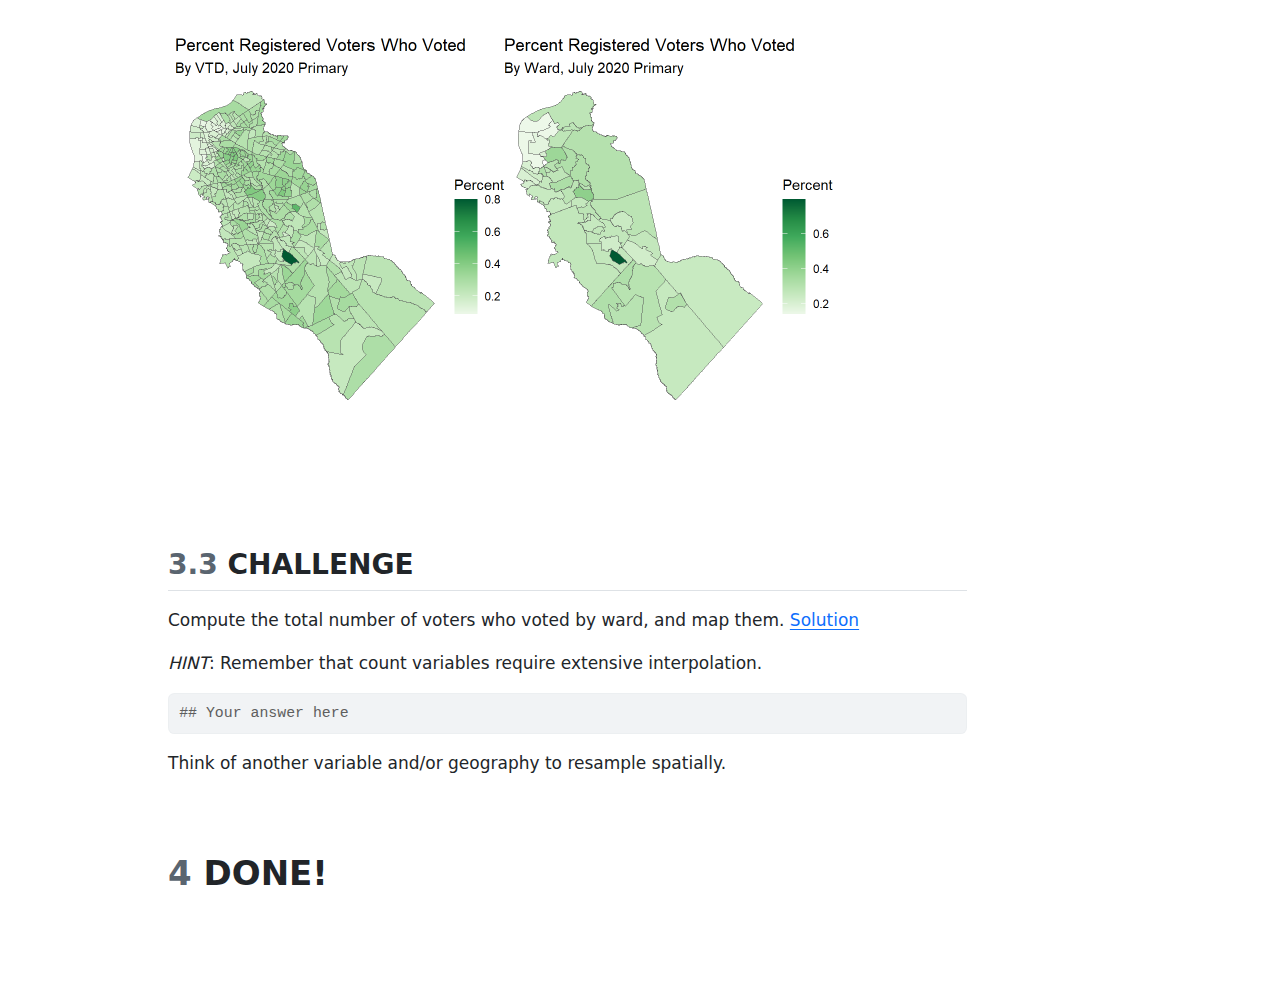
<file: exercises/exercise04_areal-interpolation.html>
<!DOCTYPE html>
<html xmlns="http://www.w3.org/1999/xhtml" lang="en" xml:lang="en"><head>
<meta http-equiv="Content-Type" content="text/html; charset=UTF-8">
<meta charset="utf-8">
<meta name="generator" content="quarto-1.5.57">
<meta name="viewport" content="width=device-width, initial-scale=1.0, user-scalable=yes">
<title>Exercise 4. Areal Interpolation</title>
<style>
code{white-space: pre-wrap;}
span.smallcaps{font-variant: small-caps;}
div.columns{display: flex; gap: min(4vw, 1.5em);}
div.column{flex: auto; overflow-x: auto;}
div.hanging-indent{margin-left: 1.5em; text-indent: -1.5em;}
ul.task-list{list-style: none;}
ul.task-list li input[type="checkbox"] {
  width: 0.8em;
  margin: 0 0.8em 0.2em -1em; /* quarto-specific, see https://github.com/quarto-dev/quarto-cli/issues/4556 */ 
  vertical-align: middle;
}
/* CSS for syntax highlighting */
pre > code.sourceCode { white-space: pre; position: relative; }
pre > code.sourceCode > span { line-height: 1.25; }
pre > code.sourceCode > span:empty { height: 1.2em; }
.sourceCode { overflow: visible; }
code.sourceCode > span { color: inherit; text-decoration: inherit; }
div.sourceCode { margin: 1em 0; }
pre.sourceCode { margin: 0; }
@media screen {
div.sourceCode { overflow: auto; }
}
@media print {
pre > code.sourceCode { white-space: pre-wrap; }
pre > code.sourceCode > span { display: inline-block; text-indent: -5em; padding-left: 5em; }
}
pre.numberSource code
  { counter-reset: source-line 0; }
pre.numberSource code > span
  { position: relative; left: -4em; counter-increment: source-line; }
pre.numberSource code > span > a:first-child::before
  { content: counter(source-line);
    position: relative; left: -1em; text-align: right; vertical-align: baseline;
    border: none; display: inline-block;
    -webkit-touch-callout: none; -webkit-user-select: none;
    -khtml-user-select: none; -moz-user-select: none;
    -ms-user-select: none; user-select: none;
    padding: 0 4px; width: 4em;
  }
pre.numberSource { margin-left: 3em;  padding-left: 4px; }
div.sourceCode
  {   }
@media screen {
pre > code.sourceCode > span > a:first-child::before { text-decoration: underline; }
}
</style>

<script src="exercise04_areal-interpolation_files/libs/clipboard/clipboard.min.js"></script>
<script src="exercise04_areal-interpolation_files/libs/quarto-html/quarto.js"></script>
<script src="exercise04_areal-interpolation_files/libs/quarto-html/popper.min.js"></script>
<script src="exercise04_areal-interpolation_files/libs/quarto-html/tippy.umd.min.js"></script>
<script src="exercise04_areal-interpolation_files/libs/quarto-html/anchor.min.js"></script>
<link href="exercise04_areal-interpolation_files/libs/quarto-html/tippy.css" rel="stylesheet">
<link href="exercise04_areal-interpolation_files/libs/quarto-html/quarto-syntax-highlighting.css" rel="stylesheet" id="quarto-text-highlighting-styles">
<script src="exercise04_areal-interpolation_files/libs/bootstrap/bootstrap.min.js"></script>
<link href="exercise04_areal-interpolation_files/libs/bootstrap/bootstrap-icons.css" rel="stylesheet">
<link href="exercise04_areal-interpolation_files/libs/bootstrap/bootstrap.min.css" rel="stylesheet" id="quarto-bootstrap" data-mode="light"><link href="exercise04_areal-interpolation_files/libs/pagedtable-1.1/css/pagedtable.css" rel="stylesheet">
<script src="exercise04_areal-interpolation_files/libs/pagedtable-1.1/js/pagedtable.js"></script>
</head>
<body>

<div id="quarto-content" class="page-columns page-rows-contents page-layout-article">
<div id="quarto-margin-sidebar" class="sidebar margin-sidebar">
  <nav id="TOC" role="doc-toc" class="toc-active" data-toc-expanded="2"><h2 id="toc-title">Table of contents</h2>
   
  <ul class="collapse">
<li><a href="#summary" id="toc-summary" class="nav-link active" data-scroll-target="#summary"><span class="header-section-number">1</span> Summary</a></li>
  <li><a href="#setup" id="toc-setup" class="nav-link" data-scroll-target="#setup"><span class="header-section-number">2</span> Setup</a></li>
  <li>
<a href="#areal-interpolation" id="toc-areal-interpolation" class="nav-link" data-scroll-target="#areal-interpolation"><span class="header-section-number">3</span> Areal Interpolation</a>
  <ul class="collapse">
<li><a href="#estimate-voter-turnout-by-ward" id="toc-estimate-voter-turnout-by-ward" class="nav-link" data-scroll-target="#estimate-voter-turnout-by-ward"><span class="header-section-number">3.1</span> Estimate Voter Turnout by Ward</a></li>
  <li><a href="#project-the-layers" id="toc-project-the-layers" class="nav-link" data-scroll-target="#project-the-layers"><span class="header-section-number">3.2</span> Project the Layers</a></li>
  <li><a href="#challenge" id="toc-challenge" class="nav-link" data-scroll-target="#challenge"><span class="header-section-number">3.3</span> CHALLENGE</a></li>
  </ul>
</li>
  <li><a href="#done" id="toc-done" class="nav-link" data-scroll-target="#done"><span class="header-section-number">4</span> DONE!</a></li>
  </ul></nav>
</div>
<main class="content" id="quarto-document-content"><header id="title-block-header" class="quarto-title-block default"><div class="quarto-title">
<h1 class="title">Exercise 4. Areal Interpolation</h1>
<p class="subtitle lead">Population Profiling with R, August 2024</p>
</div>



<div class="quarto-title-meta">

    
  
    
  </div>
  


</header><section id="summary" class="level1" data-number="1"><h1 data-number="1">
<span class="header-section-number">1</span> Summary</h1>
<p>In this notebook, we will:</p>
<ul>
<li>import voting tabulation districts (VTDs) for Camden County NJ that were in use in 2020</li>
<li>import voter turnout data for 2020</li>
<li>plot the voter turnout for the July 2020 primary by race</li>
</ul>
<p>This notebook will feature functions from the following packages:</p>
<ul>
<li><code>areal</code></li>
<li><code>sf</code></li>
<li><code>dplyr</code></li>
<li><code>ggplot</code></li>
<li><code>patchwork</code></li>
</ul>
<p><br></p>
</section><section id="setup" class="level1" data-number="2"><h1 data-number="2">
<span class="header-section-number">2</span> Setup</h1>
<p>Load the packages we need:</p>
<div class="cell">
<div class="sourceCode" id="cb1"><pre class="downlit sourceCode r code-with-copy"><code class="sourceCode R"><span><span class="kw"><a href="https://rdrr.io/r/base/library.html">library</a></span><span class="op">(</span><span class="va"><a href="https://r-spatial.github.io/sf/">sf</a></span><span class="op">)</span></span></code><button title="Copy to Clipboard" class="code-copy-button"><i class="bi"></i></button></pre></div>
<div class="cell-output cell-output-stderr">
<pre><code>Linking to GEOS 3.12.1, GDAL 3.8.4, PROJ 9.3.1; sf_use_s2() is TRUE</code></pre>
</div>
<div class="sourceCode" id="cb3"><pre class="downlit sourceCode r code-with-copy"><code class="sourceCode R"><span><span class="kw"><a href="https://rdrr.io/r/base/library.html">library</a></span><span class="op">(</span><span class="va"><a href="https://chris-prener.github.io/areal/">areal</a></span><span class="op">)</span></span>
<span><span class="kw"><a href="https://rdrr.io/r/base/library.html">library</a></span><span class="op">(</span><span class="va"><a href="https://ggplot2.tidyverse.org">ggplot2</a></span><span class="op">)</span></span>
<span><span class="kw"><a href="https://rdrr.io/r/base/library.html">library</a></span><span class="op">(</span><span class="va"><a href="https://patchwork.data-imaginist.com">patchwork</a></span><span class="op">)</span></span>
<span><span class="kw"><a href="https://rdrr.io/r/base/library.html">library</a></span><span class="op">(</span><span class="va"><a href="https://dplyr.tidyverse.org">dplyr</a></span>, warn.conflicts <span class="op">=</span> <span class="cn">FALSE</span><span class="op">)</span></span></code><button title="Copy to Clipboard" class="code-copy-button"><i class="bi"></i></button></pre></div>
</div>
<p>Define the common directory where we’ll save local copies:</p>
<div class="cell">
<div class="sourceCode" id="cb4"><pre class="downlit sourceCode r code-with-copy"><code class="sourceCode R"><span><span class="va">my_data_dir</span> <span class="op">&lt;-</span> <span class="fu">tools</span><span class="fu">::</span><span class="fu"><a href="https://rdrr.io/r/tools/userdir.html">R_user_dir</a></span><span class="op">(</span><span class="st">"datafordemocracy"</span>, which <span class="op">=</span> <span class="st">"data"</span><span class="op">)</span></span>
<span><span class="kw">if</span> <span class="op">(</span><span class="op">!</span><span class="fu"><a href="https://rdrr.io/r/base/files2.html">dir.exists</a></span><span class="op">(</span><span class="va">my_data_dir</span><span class="op">)</span><span class="op">)</span> <span class="fu"><a href="https://rdrr.io/r/base/files2.html">dir.create</a></span><span class="op">(</span><span class="va">my_data_dir</span>, recursive <span class="op">=</span> <span class="cn">TRUE</span><span class="op">)</span></span>
<span><span class="fu">tools</span><span class="fu">::</span><span class="fu"><a href="https://rdrr.io/r/tools/fileutils.html">file_path_as_absolute</a></span><span class="op">(</span><span class="va">my_data_dir</span><span class="op">)</span></span></code><button title="Copy to Clipboard" class="code-copy-button"><i class="bi"></i></button></pre></div>
<div class="cell-output cell-output-stdout">
<pre><code>[1] "C:/Users/Andy/AppData/Roaming/R/data/R/datafordemocracy"</code></pre>
</div>
</div>
<p>Import the county boundary for plotting:</p>
<div class="cell">
<div class="sourceCode" id="cb6"><pre class="downlit sourceCode r code-with-copy"><code class="sourceCode R"><span><span class="va">camden_bnd_sf</span> <span class="op">&lt;-</span> <span class="fu"><a href="https://rdrr.io/r/base/readRDS.html">readRDS</a></span><span class="op">(</span><span class="fu"><a href="https://rdrr.io/r/base/file.path.html">file.path</a></span><span class="op">(</span><span class="va">my_data_dir</span>, <span class="st">"camden_bnd_sf.Rds"</span><span class="op">)</span><span class="op">)</span></span></code><button title="Copy to Clipboard" class="code-copy-button"><i class="bi"></i></button></pre></div>
</div>
<p><br></p>
</section><section id="areal-interpolation" class="level1" data-number="3"><h1 data-number="3">
<span class="header-section-number">3</span> Areal Interpolation</h1>
<p><em>Areal interpolation is the process making estimates from a source set of polygons to an overlapping but incongruent set of target polygons. This is required if, for example, a researcher wants to derive population estimates for neighborhoods in a U.S. city from the Census Bureau’s census tracts.</em> (<a href="https://chris-prener.github.io/areal/">Chris Prener</a>).</p>
<p><img src="./images/areal-interpolation_600x240.png" class="text-center img-fluid"></p>
<p>The <a href="https://chris-prener.github.io/areal/"><code>areal</code></a> package does most of the heavy lifting for you, but requires that the target and source layers are:</p>
<ol type="1">
<li>
<code>sf</code> objects</li>
<li>in projected coordinates</li>
</ol>
<section id="estimate-voter-turnout-by-ward" class="level2" data-number="3.1"><h2 data-number="3.1" class="anchored" data-anchor-id="estimate-voter-turnout-by-ward">
<span class="header-section-number">3.1</span> Estimate Voter Turnout by Ward</h2>
<p>We have voter turnout data for Camden County NJ for the July 2022 presidential primary election by VTD. But what if we need estimate by ward?</p>
<p>Perhaps we want to give a prize to whichever Ward councilor had the most improved voter turnout. That’s where Areal Interpolation comes in.</p>
<p>First, import the VTD and ward polygon layers (which we created in previous exercises):</p>
<div class="cell">
<div class="sourceCode" id="cb7"><pre class="downlit sourceCode r code-with-copy"><code class="sourceCode R"><span><span class="va">exercise_data_dir</span> <span class="op">&lt;-</span> <span class="fu">here</span><span class="fu">::</span><span class="fu"><a href="https://here.r-lib.org//reference/here.html">here</a></span><span class="op">(</span><span class="st">"exercises/data"</span><span class="op">)</span></span>
<span><span class="va">camden_pri20_vto_vtd_sf</span>  <span class="op">&lt;-</span> <span class="fu"><a href="https://rdrr.io/r/base/readRDS.html">readRDS</a></span><span class="op">(</span><span class="fu"><a href="https://rdrr.io/r/base/file.path.html">file.path</a></span><span class="op">(</span><span class="va">exercise_data_dir</span>, <span class="st">"camden_pri20_vto_vtd_sf.Rds"</span><span class="op">)</span><span class="op">)</span></span>
<span><span class="va">camden_wards20_sf</span> <span class="op">&lt;-</span> <span class="fu"><a href="https://rdrr.io/r/base/readRDS.html">readRDS</a></span><span class="op">(</span><span class="fu"><a href="https://rdrr.io/r/base/file.path.html">file.path</a></span><span class="op">(</span><span class="va">exercise_data_dir</span>, <span class="st">"camden_wards20_sf.Rds"</span><span class="op">)</span><span class="op">)</span></span></code><button title="Copy to Clipboard" class="code-copy-button"><i class="bi"></i></button></pre></div>
</div>
<p><br></p>
<p>Next, plot them side-by-side:</p>
<div class="cell">
<div class="sourceCode" id="cb8"><pre class="downlit sourceCode r code-with-copy"><code class="sourceCode R"><span><span class="va">g1</span> <span class="op">&lt;-</span> <span class="fu"><a href="https://ggplot2.tidyverse.org/reference/ggplot.html">ggplot</a></span><span class="op">(</span><span class="va">camden_pri20_vto_vtd_sf</span>, <span class="fu"><a href="https://ggplot2.tidyverse.org/reference/aes.html">aes</a></span><span class="op">(</span>fill <span class="op">=</span> <span class="va">pp20200707_pct_voted_all</span><span class="op">)</span><span class="op">)</span> <span class="op">+</span></span>
<span>  <span class="fu"><a href="https://ggplot2.tidyverse.org/reference/ggsf.html">geom_sf</a></span><span class="op">(</span><span class="op">)</span> <span class="op">+</span></span>
<span>  <span class="fu"><a href="https://ggplot2.tidyverse.org/reference/scale_brewer.html">scale_fill_distiller</a></span><span class="op">(</span>palette <span class="op">=</span> <span class="st">"Greens"</span>, direction <span class="op">=</span> <span class="fl">1</span><span class="op">)</span> <span class="op">+</span></span>
<span>  <span class="fu"><a href="https://ggplot2.tidyverse.org/reference/labs.html">labs</a></span><span class="op">(</span>title <span class="op">=</span> <span class="st">"Percent Registered Voters Who Voted"</span>, </span>
<span>       subtitle <span class="op">=</span> <span class="st">"By VTD, July 2020 Primary"</span>,</span>
<span>       fill <span class="op">=</span> <span class="st">"Percent"</span><span class="op">)</span> <span class="op">+</span></span>
<span>  <span class="fu"><a href="https://ggplot2.tidyverse.org/reference/ggtheme.html">theme_void</a></span><span class="op">(</span><span class="op">)</span></span>
<span></span>
<span><span class="va">g2</span> <span class="op">&lt;-</span> <span class="fu"><a href="https://ggplot2.tidyverse.org/reference/ggplot.html">ggplot</a></span><span class="op">(</span><span class="va">camden_wards20_sf</span><span class="op">)</span> <span class="op">+</span> </span>
<span>  <span class="fu"><a href="https://ggplot2.tidyverse.org/reference/ggsf.html">geom_sf</a></span><span class="op">(</span><span class="op">)</span> <span class="op">+</span> </span>
<span>  <span class="fu"><a href="https://ggplot2.tidyverse.org/reference/ggsf.html">geom_sf</a></span><span class="op">(</span>data <span class="op">=</span> <span class="va">camden_bnd_sf</span>, fill <span class="op">=</span> <span class="cn">NA</span>, lwd <span class="op">=</span> <span class="fl">1.2</span><span class="op">)</span> <span class="op">+</span></span>
<span>  <span class="fu"><a href="https://ggplot2.tidyverse.org/reference/labs.html">labs</a></span><span class="op">(</span>title <span class="op">=</span> <span class="st">"Camden County Wards, 2020"</span><span class="op">)</span> <span class="op">+</span></span>
<span>  <span class="fu"><a href="https://ggplot2.tidyverse.org/reference/ggtheme.html">theme_void</a></span><span class="op">(</span><span class="op">)</span></span>
<span></span>
<span><span class="co">## Display them side-by-side</span></span>
<span><span class="va">g1</span> <span class="op">|</span> <span class="va">g2</span></span></code><button title="Copy to Clipboard" class="code-copy-button"><i class="bi"></i></button></pre></div>
<div class="cell-output-display">
<div>
<figure class="figure"><p><img src="exercise04_areal-interpolation_files/figure-html/chunk05-1.png" class="img-fluid figure-img" width="672"></p>
</figure>
</div>
</div>
</div>
</section><section id="project-the-layers" class="level2" data-number="3.2"><h2 data-number="3.2" class="anchored" data-anchor-id="project-the-layers">
<span class="header-section-number">3.2</span> Project the Layers</h2>
<p>Next, we need to project these layers. We will project them in to <em>EPSG 3424 (NAD83 / New Jersey (ftUS))</em> which is used by the <a href="https://njogis-newjersey.opendata.arcgis.com/">NJ Office of GIS</a>.</p>
<div class="cell">
<div class="sourceCode" id="cb9"><pre class="downlit sourceCode r code-with-copy"><code class="sourceCode R"><span><span class="va">nj_epsg</span> <span class="op">&lt;-</span> <span class="fl">3424</span></span>
<span></span>
<span><span class="va">camden_pri20vto_vtdprj_sf</span> <span class="op">&lt;-</span> <span class="va">camden_pri20_vto_vtd_sf</span> <span class="op">|&gt;</span> </span>
<span>  <span class="fu"><a href="https://r-spatial.github.io/sf/reference/st_transform.html">st_transform</a></span><span class="op">(</span><span class="va">nj_epsg</span><span class="op">)</span></span>
<span></span>
<span><span class="va">camden_wards20_prj_sf</span> <span class="op">&lt;-</span> <span class="va">camden_wards20_sf</span> <span class="op">|&gt;</span> </span>
<span>  <span class="fu"><a href="https://r-spatial.github.io/sf/reference/st_transform.html">st_transform</a></span><span class="op">(</span><span class="va">nj_epsg</span><span class="op">)</span></span>
<span></span>
<span><span class="va">camden_bnd_prj_sf</span> <span class="op">&lt;-</span> <span class="va">camden_bnd_sf</span> <span class="op">|&gt;</span> </span>
<span>  <span class="fu"><a href="https://r-spatial.github.io/sf/reference/st_transform.html">st_transform</a></span><span class="op">(</span><span class="va">nj_epsg</span><span class="op">)</span></span></code><button title="Copy to Clipboard" class="code-copy-button"><i class="bi"></i></button></pre></div>
</div>
<p><br></p>
<p>Now we can use <code><a href="https://slu-openGIS.github.io/areal/reference/aw_interpolate.html">areal::aw_interpolate()</a></code>:</p>
<div class="callout callout-style-default callout-note callout-titled" title="intensive or extensive?">
<div class="callout-header d-flex align-content-center">
<div class="callout-icon-container">
<i class="callout-icon"></i>
</div>
<div class="callout-title-container flex-fill">
intensive or extensive?
</div>
</div>
<div class="callout-body-container callout-body">
<p>If the variables you are trying to resample are percentages, pass their names to <code>intesnsive</code>.</p>
<p>For count variables, use the <code>extensive</code> argument</p>
</div>
</div>
<div class="cell">
<div class="sourceCode" id="cb10"><pre class="downlit sourceCode r code-with-copy"><code class="sourceCode R"><span><span class="va">camden_wards20_vto_pct_sf</span> <span class="op">&lt;-</span> <span class="va">camden_wards20_prj_sf</span> <span class="op">|&gt;</span> </span>
<span>  <span class="fu"><a href="https://r-spatial.github.io/sf/reference/valid.html">st_make_valid</a></span><span class="op">(</span><span class="op">)</span> <span class="op">|&gt;</span> </span>
<span>  <span class="fu"><a href="https://dplyr.tidyverse.org/reference/select.html">select</a></span><span class="op">(</span><span class="va">WARD_KEY</span>, <span class="va">COUNTY</span>, <span class="va">MUN_NAME</span><span class="op">)</span> <span class="op">|&gt;</span> </span>
<span>  <span class="fu">areal</span><span class="fu">::</span><span class="fu"><a href="https://slu-openGIS.github.io/areal/reference/aw_interpolate.html">aw_interpolate</a></span><span class="op">(</span>tid <span class="op">=</span> <span class="va">WARD_KEY</span>, </span>
<span>                 source <span class="op">=</span> <span class="va">camden_pri20vto_vtdprj_sf</span>,</span>
<span>                 sid <span class="op">=</span> <span class="va">GEOID20</span>,</span>
<span>                 weight <span class="op">=</span> <span class="st">"sum"</span>,</span>
<span>                 output <span class="op">=</span> <span class="st">"sf"</span>,</span>
<span>                 intensive <span class="op">=</span> <span class="st">"pp20200707_pct_voted_all"</span><span class="op">)</span> <span class="op">|&gt;</span> </span>
<span>  <span class="fu"><a href="https://dplyr.tidyverse.org/reference/rename.html">rename</a></span><span class="op">(</span>PCT_VOTED_EST <span class="op">=</span> <span class="va">pp20200707_pct_voted_all</span><span class="op">)</span></span></code><button title="Copy to Clipboard" class="code-copy-button"><i class="bi"></i></button></pre></div>
</div>
<p><br></p>
<p>Inspect the results:</p>
<div class="cell">
<div class="sourceCode" id="cb11"><pre class="downlit sourceCode r code-with-copy"><code class="sourceCode R"><span><span class="va">camden_wards20_vto_pct_sf</span> <span class="op">|&gt;</span> <span class="fu"><a href="https://rdrr.io/r/utils/head.html">head</a></span><span class="op">(</span><span class="op">)</span></span></code><button title="Copy to Clipboard" class="code-copy-button"><i class="bi"></i></button></pre></div>
<div class="cell-output-display">
<div data-pagedtable="false">
  <script data-pagedtable-source="" type="application/json">
{"columns":[{"label":[""],"name":["_rn_"],"type":[""],"align":["left"]},{"label":["WARD_KEY"],"name":[1],"type":["chr"],"align":["left"]},{"label":["COUNTY"],"name":[2],"type":["chr"],"align":["left"]},{"label":["MUN_NAME"],"name":[3],"type":["chr"],"align":["left"]},{"label":["PCT_VOTED_EST"],"name":[4],"type":["dbl"],"align":["right"]},{"label":["geometry"],"name":[5],"type":["s_POLYGO"],"align":["right"]}],"data":[{"1":"007-0401-00","2":"Camden","3":"Audubon Borough","4":"0.2738276","5":"<s_POLYGO>","_rn_":"1"},{"1":"007-0402-00","2":"Camden","3":"Audubon Park Borough","4":"0.2756196","5":"<s_POLYGO>","_rn_":"2"},{"1":"007-0403-00","2":"Camden","3":"Barrington Borough","4":"0.2806742","5":"<s_POLYGO>","_rn_":"3"},{"1":"007-0404-00","2":"Camden","3":"Bellmawr Borough","4":"0.2455194","5":"<s_POLYGO>","_rn_":"4"},{"1":"007-0405-00","2":"Camden","3":"Berlin Borough","4":"0.2211001","5":"<s_POLYGO>","_rn_":"5"},{"1":"007-0406-00","2":"Camden","3":"Berlin Township","4":"0.2598166","5":"<s_POLYGO>","_rn_":"6"}],"options":{"columns":{"min":{},"max":[10]},"rows":{"min":[10],"max":[10]},"pages":{}}}
  </script>
</div>
</div>
</div>
<p><br></p>
<p>Plot them side-by-side:</p>
<div class="cell">
<div class="sourceCode" id="cb12"><pre class="downlit sourceCode r code-with-copy"><code class="sourceCode R"><span><span class="va">g3</span> <span class="op">&lt;-</span> <span class="fu"><a href="https://ggplot2.tidyverse.org/reference/ggplot.html">ggplot</a></span><span class="op">(</span><span class="va">camden_wards20_vto_pct_sf</span>, <span class="fu"><a href="https://ggplot2.tidyverse.org/reference/aes.html">aes</a></span><span class="op">(</span>fill <span class="op">=</span> <span class="va">PCT_VOTED_EST</span><span class="op">)</span><span class="op">)</span> <span class="op">+</span></span>
<span>  <span class="fu"><a href="https://ggplot2.tidyverse.org/reference/ggsf.html">geom_sf</a></span><span class="op">(</span><span class="op">)</span> <span class="op">+</span></span>
<span>  <span class="fu"><a href="https://ggplot2.tidyverse.org/reference/scale_brewer.html">scale_fill_distiller</a></span><span class="op">(</span>palette <span class="op">=</span> <span class="st">"Greens"</span>, direction <span class="op">=</span> <span class="fl">1</span><span class="op">)</span> <span class="op">+</span></span>
<span>  <span class="fu"><a href="https://ggplot2.tidyverse.org/reference/labs.html">labs</a></span><span class="op">(</span>title <span class="op">=</span> <span class="st">"Percent Registered Voters Who Voted"</span>, </span>
<span>       subtitle <span class="op">=</span> <span class="st">"By Ward, July 2020 Primary"</span>,</span>
<span>       fill <span class="op">=</span> <span class="st">"Percent"</span><span class="op">)</span> <span class="op">+</span></span>
<span>  <span class="fu"><a href="https://ggplot2.tidyverse.org/reference/ggtheme.html">theme_void</a></span><span class="op">(</span><span class="op">)</span></span>
<span></span>
<span><span class="va">g1</span> <span class="op">|</span> <span class="va">g3</span></span></code><button title="Copy to Clipboard" class="code-copy-button"><i class="bi"></i></button></pre></div>
<div class="cell-output-display">
<div>
<figure class="figure"><p><img src="exercise04_areal-interpolation_files/figure-html/chunk09-1.png" class="img-fluid figure-img" width="672"></p>
</figure>
</div>
</div>
</div>
<p><br></p>
</section><section id="challenge" class="level2" data-number="3.3"><h2 data-number="3.3" class="anchored" data-anchor-id="challenge">
<span class="header-section-number">3.3</span> CHALLENGE</h2>
<p>Compute the total number of voters who voted by ward, and map them. <a href="https://bit.ly/4fM1o4q">Solution</a></p>
<p><em>HINT</em>: Remember that count variables require extensive interpolation.</p>
<div class="cell">
<div class="sourceCode" id="cb13"><pre class="downlit sourceCode r code-with-copy"><code class="sourceCode R"><span><span class="co">## Your answer here</span></span></code><button title="Copy to Clipboard" class="code-copy-button"><i class="bi"></i></button></pre></div>
</div>
<p>Think of another variable and/or geography to resample spatially.</p>
<p><br></p>
</section></section><section id="done" class="level1" data-number="4"><h1 data-number="4">
<span class="header-section-number">4</span> DONE!</h1>
</section></main><!-- /main column --><script id="quarto-html-after-body" type="application/javascript">
window.document.addEventListener("DOMContentLoaded", function (event) {
  const toggleBodyColorMode = (bsSheetEl) => {
    const mode = bsSheetEl.getAttribute("data-mode");
    const bodyEl = window.document.querySelector("body");
    if (mode === "dark") {
      bodyEl.classList.add("quarto-dark");
      bodyEl.classList.remove("quarto-light");
    } else {
      bodyEl.classList.add("quarto-light");
      bodyEl.classList.remove("quarto-dark");
    }
  }
  const toggleBodyColorPrimary = () => {
    const bsSheetEl = window.document.querySelector("link#quarto-bootstrap");
    if (bsSheetEl) {
      toggleBodyColorMode(bsSheetEl);
    }
  }
  toggleBodyColorPrimary();  
  const icon = "";
  const anchorJS = new window.AnchorJS();
  anchorJS.options = {
    placement: 'right',
    icon: icon
  };
  anchorJS.add('.anchored');
  const isCodeAnnotation = (el) => {
    for (const clz of el.classList) {
      if (clz.startsWith('code-annotation-')) {                     
        return true;
      }
    }
    return false;
  }
  const onCopySuccess = function(e) {
    // button target
    const button = e.trigger;
    // don't keep focus
    button.blur();
    // flash "checked"
    button.classList.add('code-copy-button-checked');
    var currentTitle = button.getAttribute("title");
    button.setAttribute("title", "Copied!");
    let tooltip;
    if (window.bootstrap) {
      button.setAttribute("data-bs-toggle", "tooltip");
      button.setAttribute("data-bs-placement", "left");
      button.setAttribute("data-bs-title", "Copied!");
      tooltip = new bootstrap.Tooltip(button, 
        { trigger: "manual", 
          customClass: "code-copy-button-tooltip",
          offset: [0, -8]});
      tooltip.show();    
    }
    setTimeout(function() {
      if (tooltip) {
        tooltip.hide();
        button.removeAttribute("data-bs-title");
        button.removeAttribute("data-bs-toggle");
        button.removeAttribute("data-bs-placement");
      }
      button.setAttribute("title", currentTitle);
      button.classList.remove('code-copy-button-checked');
    }, 1000);
    // clear code selection
    e.clearSelection();
  }
  const getTextToCopy = function(trigger) {
      const codeEl = trigger.previousElementSibling.cloneNode(true);
      for (const childEl of codeEl.children) {
        if (isCodeAnnotation(childEl)) {
          childEl.remove();
        }
      }
      return codeEl.innerText;
  }
  const clipboard = new window.ClipboardJS('.code-copy-button:not([data-in-quarto-modal])', {
    text: getTextToCopy
  });
  clipboard.on('success', onCopySuccess);
  if (window.document.getElementById('quarto-embedded-source-code-modal')) {
    // For code content inside modals, clipBoardJS needs to be initialized with a container option
    // TODO: Check when it could be a function (https://github.com/zenorocha/clipboard.js/issues/860)
    const clipboardModal = new window.ClipboardJS('.code-copy-button[data-in-quarto-modal]', {
      text: getTextToCopy,
      container: window.document.getElementById('quarto-embedded-source-code-modal')
    });
    clipboardModal.on('success', onCopySuccess);
  }
    var localhostRegex = new RegExp(/^(?:http|https):\/\/localhost\:?[0-9]*\//);
    var mailtoRegex = new RegExp(/^mailto:/);
      var filterRegex = new RegExp('/' + window.location.host + '/');
    var isInternal = (href) => {
        return filterRegex.test(href) || localhostRegex.test(href) || mailtoRegex.test(href);
    }
    // Inspect non-navigation links and adorn them if external
 	var links = window.document.querySelectorAll('a[href]:not(.nav-link):not(.navbar-brand):not(.toc-action):not(.sidebar-link):not(.sidebar-item-toggle):not(.pagination-link):not(.no-external):not([aria-hidden]):not(.dropdown-item):not(.quarto-navigation-tool):not(.about-link)');
    for (var i=0; i<links.length; i++) {
      const link = links[i];
      if (!isInternal(link.href)) {
        // undo the damage that might have been done by quarto-nav.js in the case of
        // links that we want to consider external
        if (link.dataset.originalHref !== undefined) {
          link.href = link.dataset.originalHref;
        }
      }
    }
  function tippyHover(el, contentFn, onTriggerFn, onUntriggerFn) {
    const config = {
      allowHTML: true,
      maxWidth: 500,
      delay: 100,
      arrow: false,
      appendTo: function(el) {
          return el.parentElement;
      },
      interactive: true,
      interactiveBorder: 10,
      theme: 'quarto',
      placement: 'bottom-start',
    };
    if (contentFn) {
      config.content = contentFn;
    }
    if (onTriggerFn) {
      config.onTrigger = onTriggerFn;
    }
    if (onUntriggerFn) {
      config.onUntrigger = onUntriggerFn;
    }
    window.tippy(el, config); 
  }
  const noterefs = window.document.querySelectorAll('a[role="doc-noteref"]');
  for (var i=0; i<noterefs.length; i++) {
    const ref = noterefs[i];
    tippyHover(ref, function() {
      // use id or data attribute instead here
      let href = ref.getAttribute('data-footnote-href') || ref.getAttribute('href');
      try { href = new URL(href).hash; } catch {}
      const id = href.replace(/^#\/?/, "");
      const note = window.document.getElementById(id);
      if (note) {
        return note.innerHTML;
      } else {
        return "";
      }
    });
  }
  const xrefs = window.document.querySelectorAll('a.quarto-xref');
  const processXRef = (id, note) => {
    // Strip column container classes
    const stripColumnClz = (el) => {
      el.classList.remove("page-full", "page-columns");
      if (el.children) {
        for (const child of el.children) {
          stripColumnClz(child);
        }
      }
    }
    stripColumnClz(note)
    if (id === null || id.startsWith('sec-')) {
      // Special case sections, only their first couple elements
      const container = document.createElement("div");
      if (note.children && note.children.length > 2) {
        container.appendChild(note.children[0].cloneNode(true));
        for (let i = 1; i < note.children.length; i++) {
          const child = note.children[i];
          if (child.tagName === "P" && child.innerText === "") {
            continue;
          } else {
            container.appendChild(child.cloneNode(true));
            break;
          }
        }
        if (window.Quarto?.typesetMath) {
          window.Quarto.typesetMath(container);
        }
        return container.innerHTML
      } else {
        if (window.Quarto?.typesetMath) {
          window.Quarto.typesetMath(note);
        }
        return note.innerHTML;
      }
    } else {
      // Remove any anchor links if they are present
      const anchorLink = note.querySelector('a.anchorjs-link');
      if (anchorLink) {
        anchorLink.remove();
      }
      if (window.Quarto?.typesetMath) {
        window.Quarto.typesetMath(note);
      }
      // TODO in 1.5, we should make sure this works without a callout special case
      if (note.classList.contains("callout")) {
        return note.outerHTML;
      } else {
        return note.innerHTML;
      }
    }
  }
  for (var i=0; i<xrefs.length; i++) {
    const xref = xrefs[i];
    tippyHover(xref, undefined, function(instance) {
      instance.disable();
      let url = xref.getAttribute('href');
      let hash = undefined; 
      if (url.startsWith('#')) {
        hash = url;
      } else {
        try { hash = new URL(url).hash; } catch {}
      }
      if (hash) {
        const id = hash.replace(/^#\/?/, "");
        const note = window.document.getElementById(id);
        if (note !== null) {
          try {
            const html = processXRef(id, note.cloneNode(true));
            instance.setContent(html);
          } finally {
            instance.enable();
            instance.show();
          }
        } else {
          // See if we can fetch this
          fetch(url.split('#')[0])
          .then(res => res.text())
          .then(html => {
            const parser = new DOMParser();
            const htmlDoc = parser.parseFromString(html, "text/html");
            const note = htmlDoc.getElementById(id);
            if (note !== null) {
              const html = processXRef(id, note);
              instance.setContent(html);
            } 
          }).finally(() => {
            instance.enable();
            instance.show();
          });
        }
      } else {
        // See if we can fetch a full url (with no hash to target)
        // This is a special case and we should probably do some content thinning / targeting
        fetch(url)
        .then(res => res.text())
        .then(html => {
          const parser = new DOMParser();
          const htmlDoc = parser.parseFromString(html, "text/html");
          const note = htmlDoc.querySelector('main.content');
          if (note !== null) {
            // This should only happen for chapter cross references
            // (since there is no id in the URL)
            // remove the first header
            if (note.children.length > 0 && note.children[0].tagName === "HEADER") {
              note.children[0].remove();
            }
            const html = processXRef(null, note);
            instance.setContent(html);
          } 
        }).finally(() => {
          instance.enable();
          instance.show();
        });
      }
    }, function(instance) {
    });
  }
      let selectedAnnoteEl;
      const selectorForAnnotation = ( cell, annotation) => {
        let cellAttr = 'data-code-cell="' + cell + '"';
        let lineAttr = 'data-code-annotation="' +  annotation + '"';
        const selector = 'span[' + cellAttr + '][' + lineAttr + ']';
        return selector;
      }
      const selectCodeLines = (annoteEl) => {
        const doc = window.document;
        const targetCell = annoteEl.getAttribute("data-target-cell");
        const targetAnnotation = annoteEl.getAttribute("data-target-annotation");
        const annoteSpan = window.document.querySelector(selectorForAnnotation(targetCell, targetAnnotation));
        const lines = annoteSpan.getAttribute("data-code-lines").split(",");
        const lineIds = lines.map((line) => {
          return targetCell + "-" + line;
        })
        let top = null;
        let height = null;
        let parent = null;
        if (lineIds.length > 0) {
            //compute the position of the single el (top and bottom and make a div)
            const el = window.document.getElementById(lineIds[0]);
            top = el.offsetTop;
            height = el.offsetHeight;
            parent = el.parentElement.parentElement;
          if (lineIds.length > 1) {
            const lastEl = window.document.getElementById(lineIds[lineIds.length - 1]);
            const bottom = lastEl.offsetTop + lastEl.offsetHeight;
            height = bottom - top;
          }
          if (top !== null && height !== null && parent !== null) {
            // cook up a div (if necessary) and position it 
            let div = window.document.getElementById("code-annotation-line-highlight");
            if (div === null) {
              div = window.document.createElement("div");
              div.setAttribute("id", "code-annotation-line-highlight");
              div.style.position = 'absolute';
              parent.appendChild(div);
            }
            div.style.top = top - 2 + "px";
            div.style.height = height + 4 + "px";
            div.style.left = 0;
            let gutterDiv = window.document.getElementById("code-annotation-line-highlight-gutter");
            if (gutterDiv === null) {
              gutterDiv = window.document.createElement("div");
              gutterDiv.setAttribute("id", "code-annotation-line-highlight-gutter");
              gutterDiv.style.position = 'absolute';
              const codeCell = window.document.getElementById(targetCell);
              const gutter = codeCell.querySelector('.code-annotation-gutter');
              gutter.appendChild(gutterDiv);
            }
            gutterDiv.style.top = top - 2 + "px";
            gutterDiv.style.height = height + 4 + "px";
          }
          selectedAnnoteEl = annoteEl;
        }
      };
      const unselectCodeLines = () => {
        const elementsIds = ["code-annotation-line-highlight", "code-annotation-line-highlight-gutter"];
        elementsIds.forEach((elId) => {
          const div = window.document.getElementById(elId);
          if (div) {
            div.remove();
          }
        });
        selectedAnnoteEl = undefined;
      };
        // Handle positioning of the toggle
    window.addEventListener(
      "resize",
      throttle(() => {
        elRect = undefined;
        if (selectedAnnoteEl) {
          selectCodeLines(selectedAnnoteEl);
        }
      }, 10)
    );
    function throttle(fn, ms) {
    let throttle = false;
    let timer;
      return (...args) => {
        if(!throttle) { // first call gets through
            fn.apply(this, args);
            throttle = true;
        } else { // all the others get throttled
            if(timer) clearTimeout(timer); // cancel #2
            timer = setTimeout(() => {
              fn.apply(this, args);
              timer = throttle = false;
            }, ms);
        }
      };
    }
      // Attach click handler to the DT
      const annoteDls = window.document.querySelectorAll('dt[data-target-cell]');
      for (const annoteDlNode of annoteDls) {
        annoteDlNode.addEventListener('click', (event) => {
          const clickedEl = event.target;
          if (clickedEl !== selectedAnnoteEl) {
            unselectCodeLines();
            const activeEl = window.document.querySelector('dt[data-target-cell].code-annotation-active');
            if (activeEl) {
              activeEl.classList.remove('code-annotation-active');
            }
            selectCodeLines(clickedEl);
            clickedEl.classList.add('code-annotation-active');
          } else {
            // Unselect the line
            unselectCodeLines();
            clickedEl.classList.remove('code-annotation-active');
          }
        });
      }
  const findCites = (el) => {
    const parentEl = el.parentElement;
    if (parentEl) {
      const cites = parentEl.dataset.cites;
      if (cites) {
        return {
          el,
          cites: cites.split(' ')
        };
      } else {
        return findCites(el.parentElement)
      }
    } else {
      return undefined;
    }
  };
  var bibliorefs = window.document.querySelectorAll('a[role="doc-biblioref"]');
  for (var i=0; i<bibliorefs.length; i++) {
    const ref = bibliorefs[i];
    const citeInfo = findCites(ref);
    if (citeInfo) {
      tippyHover(citeInfo.el, function() {
        var popup = window.document.createElement('div');
        citeInfo.cites.forEach(function(cite) {
          var citeDiv = window.document.createElement('div');
          citeDiv.classList.add('hanging-indent');
          citeDiv.classList.add('csl-entry');
          var biblioDiv = window.document.getElementById('ref-' + cite);
          if (biblioDiv) {
            citeDiv.innerHTML = biblioDiv.innerHTML;
          }
          popup.appendChild(citeDiv);
        });
        return popup.innerHTML;
      });
    }
  }
});
</script>
</div> <!-- /content -->



</body></html>
</file>
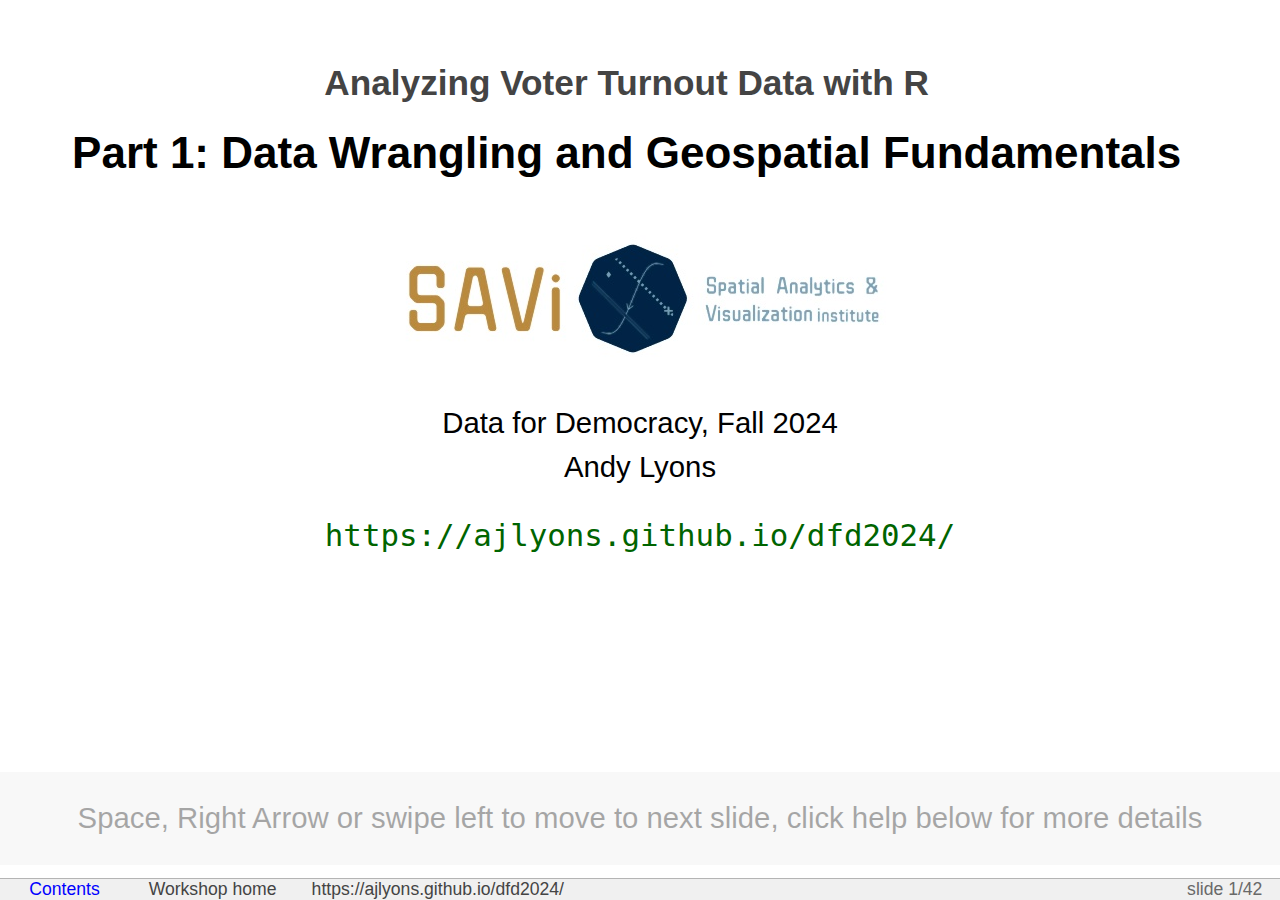
<file: slides/slides_01.html>
<?xml version="1.0" encoding="utf-8"?>
<!DOCTYPE html PUBLIC "-//W3C//DTD XHTML 1.0 Strict//EN"
 "http://www.w3.org/TR/xhtml1/DTD/xhtml1-strict.dtd">
<html xmlns="http://www.w3.org/1999/xhtml">
<head>
  <meta http-equiv="Content-Type" content="text/html; charset=utf-8" />
  <meta http-equiv="Content-Style-Type" content="text/css" />
  <meta name="generator" content="pandoc" />
  <meta name="author" content=" Data for Democracy, Fall 2024 Andy Lyons" />
  <meta name="copyright" content="<a href='../index.html' style='color:#444; margin-left:2em;'>Workshop home</a><a href='https://ajlyons.github.io/dfd2024/' style='color:#444; margin-left:2em;'>https://ajlyons.github.io/dfd2024/</a>"/>
  <title>DFD Pt1</title>
  <style type="text/css">
    code{white-space: pre-wrap;}
    span.smallcaps{font-variant: small-caps;}
    span.underline{text-decoration: underline;}
    div.column{display: inline-block; vertical-align: top; width: 50%;}
    div.hanging-indent{margin-left: 1.5em; text-indent: -1.5em;}
    ul.task-list{list-style: none;}
            pre > code.sourceCode { white-space: pre; position: relative; }
            pre > code.sourceCode > span { line-height: 1.25; }
            pre > code.sourceCode > span:empty { height: 1.2em; }
            .sourceCode { overflow: visible; }
            code.sourceCode > span { color: inherit; text-decoration: inherit; }
            div.sourceCode { margin: 1em 0; }
            pre.sourceCode { margin: 0; }
            @media screen {
            div.sourceCode { overflow: auto; }
            }
            @media print {
            pre > code.sourceCode { white-space: pre-wrap; }
            pre > code.sourceCode > span { display: inline-block; text-indent: -5em; padding-left: 5em; }
            }
            pre.numberSource code
              { counter-reset: source-line 0; }
            pre.numberSource code > span
              { position: relative; left: -4em; counter-increment: source-line; }
            pre.numberSource code > span > a:first-child::before
              { content: counter(source-line);
                position: relative; left: -1em; text-align: right; vertical-align: baseline;
                border: none; display: inline-block;
                -webkit-touch-callout: none; -webkit-user-select: none;
                -khtml-user-select: none; -moz-user-select: none;
                -ms-user-select: none; user-select: none;
                padding: 0 4px; width: 4em;
                color: #aaaaaa;
              }
            pre.numberSource { margin-left: 3em; border-left: 1px solid #aaaaaa;  padding-left: 4px; }
            div.sourceCode
              {   }
            @media screen {
            pre > code.sourceCode > span > a:first-child::before { text-decoration: underline; }
            }
            code span.al { color: #ff0000; font-weight: bold; } /* Alert */
            code span.an { color: #60a0b0; font-weight: bold; font-style: italic; } /* Annotation */
            code span.at { color: #7d9029; } /* Attribute */
            code span.bn { color: #40a070; } /* BaseN */
            code span.bu { color: #008000; } /* BuiltIn */
            code span.cf { color: #007020; font-weight: bold; } /* ControlFlow */
            code span.ch { color: #4070a0; } /* Char */
            code span.cn { color: #880000; } /* Constant */
            code span.co { color: #60a0b0; font-style: italic; } /* Comment */
            code span.cv { color: #60a0b0; font-weight: bold; font-style: italic; } /* CommentVar */
            code span.do { color: #ba2121; font-style: italic; } /* Documentation */
            code span.dt { color: #902000; } /* DataType */
            code span.dv { color: #40a070; } /* DecVal */
            code span.er { color: #ff0000; font-weight: bold; } /* Error */
            code span.ex { } /* Extension */
            code span.fl { color: #40a070; } /* Float */
            code span.fu { color: #06287e; } /* Function */
            code span.im { color: #008000; font-weight: bold; } /* Import */
            code span.in { color: #60a0b0; font-weight: bold; font-style: italic; } /* Information */
            code span.kw { color: #007020; font-weight: bold; } /* Keyword */
            code span.op { color: #666666; } /* Operator */
            code span.ot { color: #007020; } /* Other */
            code span.pp { color: #bc7a00; } /* Preprocessor */
            code span.sc { color: #4070a0; } /* SpecialChar */
            code span.ss { color: #bb6688; } /* SpecialString */
            code span.st { color: #4070a0; } /* String */
            code span.va { color: #19177c; } /* Variable */
            code span.vs { color: #4070a0; } /* VerbatimString */
            code span.wa { color: #60a0b0; font-weight: bold; font-style: italic; } /* Warning */
          </style>
  <style type="text/css">
pre > code.sourceCode { white-space: pre; position: relative; }
pre > code.sourceCode > span { line-height: 1.25; }
pre > code.sourceCode > span:empty { height: 1.2em; }
.sourceCode { overflow: visible; }
code.sourceCode > span { color: inherit; text-decoration: inherit; }
div.sourceCode { margin: 1em 0; }
pre.sourceCode { margin: 0; }
@media screen {
div.sourceCode { overflow: auto; }
}
@media print {
pre > code.sourceCode { white-space: pre-wrap; }
pre > code.sourceCode > span { display: inline-block; text-indent: -5em; padding-left: 5em; }
}
pre.numberSource code
  { counter-reset: source-line 0; }
pre.numberSource code > span
  { position: relative; left: -4em; counter-increment: source-line; }
pre.numberSource code > span > a:first-child::before
  { content: counter(source-line);
    position: relative; left: -1em; text-align: right; vertical-align: baseline;
    border: none; display: inline-block;
    -webkit-touch-callout: none; -webkit-user-select: none;
    -khtml-user-select: none; -moz-user-select: none;
    -ms-user-select: none; user-select: none;
    padding: 0 4px; width: 4em;
    color: #aaaaaa;
  }
pre.numberSource { margin-left: 3em; border-left: 1px solid #aaaaaa;  padding-left: 4px; }
div.sourceCode
  {   }
@media screen {
pre > code.sourceCode > span > a:first-child::before { text-decoration: underline; }
}
code span.al { color: #ff0000; font-weight: bold; } /* Alert */
code span.an { color: #60a0b0; font-weight: bold; font-style: italic; } /* Annotation */
code span.at { color: #7d9029; } /* Attribute */
code span.bn { color: #40a070; } /* BaseN */
code span.bu { color: #008000; } /* BuiltIn */
code span.cf { color: #007020; font-weight: bold; } /* ControlFlow */
code span.ch { color: #4070a0; } /* Char */
code span.cn { color: #880000; } /* Constant */
code span.co { color: #60a0b0; font-style: italic; } /* Comment */
code span.cv { color: #60a0b0; font-weight: bold; font-style: italic; } /* CommentVar */
code span.do { color: #ba2121; font-style: italic; } /* Documentation */
code span.dt { color: #902000; } /* DataType */
code span.dv { color: #40a070; } /* DecVal */
code span.er { color: #ff0000; font-weight: bold; } /* Error */
code span.ex { } /* Extension */
code span.fl { color: #40a070; } /* Float */
code span.fu { color: #06287e; } /* Function */
code span.im { color: #008000; font-weight: bold; } /* Import */
code span.in { color: #60a0b0; font-weight: bold; font-style: italic; } /* Information */
code span.kw { color: #007020; font-weight: bold; } /* Keyword */
code span.op { color: #666666; } /* Operator */
code span.ot { color: #007020; } /* Other */
code span.pp { color: #bc7a00; } /* Preprocessor */
code span.sc { color: #4070a0; } /* SpecialChar */
code span.ss { color: #bb6688; } /* SpecialString */
code span.st { color: #4070a0; } /* String */
code span.va { color: #19177c; } /* Variable */
code span.vs { color: #4070a0; } /* VerbatimString */
code span.wa { color: #60a0b0; font-weight: bold; font-style: italic; } /* Warning */
  </style>
  <script src="lib/header-attrs-2.27/header-attrs.js"></script>
  <link href="lib/slidy-2/styles/slidy.css" rel="stylesheet" />
  <script src="lib/slidy-2/scripts/slidy.js"></script>
  <script src="lib/slidy_shiny-1/slidy_shiny.js"></script>
  <link rel="stylesheet" type="text/css" media="screen, projection, print"
   href="slidy2022.css" />
</head>
<body>
<div class="slide titlepage">
  <h1 class="title">Analyzing Voter Turnout Data with R</h1>
  <h1 class="subtitle">Part 1: Data Wrangling and Geospatial
Fundamentals</h1>
  <p class="author">
<img src='images/savi-logo_500x130.jpg' style='width:500px; height:130px; margin-top:0.5em; margin-bottom:1em;'/><br/>Data
for Democracy, Fall 2024<br/>Andy Lyons
  </p>
  <p class="date"><a href='https://ajlyons.github.io/dfd2024/' style='color:darkgreen; font-size:105%; font-family:monospace;'>https://ajlyons.github.io/dfd2024/</a></p>
</div>
<div class="slide section level1">

<script>
w3c_slidy.mouse_click_enabled = false;
</script>
<p><br />
</p>
<p><br />
</p>
<p><img src="images/postit_bg-trans_with-note_320x320.png"
style="display:block; margin:1em auto; border:none;" /></p>
<p><br />
</p>
</div>
<div id="about-me" class="slide section level1">
<h1>About Me…</h1>
<p><img src="images/anr_montage-wide_1120x520.png" /></p>
</div>
<div id="some-of-my-r-work" class="slide section level1">
<h1>Some of My R Work</h1>
<h2 id="t-locoh">T-Locoh</h2>
<div class="sbs_icontext_contain">
<div class="sbs_icontext_child">
<p>Homerange and spatial-temporal pattern analysis for wildlife tracking
data<br/> <a href="http://tlocoh.r-forge.r-project.org/"
target="_blank">http://tlocoh.r-forge.r-project.org/</a></p>
</div>
</div>
<p><br />
</p>
<h2 id="uasimg">uasimg</h2>
<div class="sbs_icontext_contain">
<div class="sbs_icontext_child">
<p><img src="images/uasimg_hex-logo1c_104x120.png"/></p>
</div>
<div class="sbs_icontext_child">
<p>Data management utilities for drone mapping<br/> <a
href="https://ucanr-igis.github.io/uasimg/"
target="_blank">https://ucanr-igis.github.io/uasimg/</a></p>
</div>
</div>
<p><br />
</p>
<h2 id="caladaptr">caladaptR</h2>
<div class="sbs_icontext_contain">
<div class="sbs_icontext_child">
<p><img src="images/caladaptr-hexlogo_104x120.png"/></p>
</div>
<div class="sbs_icontext_child">
<p>Bring climate data from Cal-Adapt into R using the API<br/> <a
href="https://ucanr-igis.github.io/caladaptr/"
target="_blank">https://ucanr-igis.github.io/caladaptr/</a></p>
</div>
</div>
<p><br />
</p>
<h2 id="degday">degday</h2>
<div class="sbs_icontext_contain">
<div class="sbs_icontext_child">
<p><img src="images/degday_hexlogo_v1a_104x120.png"/></p>
</div>
<div class="sbs_icontext_child">
<p>Compute degree days in R<br/> <a
href="https://ucanr-igis.github.io/degday/"
target="_blank">https://ucanr-igis.github.io/degday/</a></p>
</div>
</div>
<p><br />
</p>
<h2 id="shiny-apps">Shiny Apps</h2>
<p>Chill Portions Under Climate Change Calculator<br />
<a href="https://ucanr-igis.shinyapps.io/chill/" target="_blank"
rel="noopener">https://ucanr-igis.shinyapps.io/chill/</a></p>
<p>Drone Mission Planner for Reforestation Monitoring Protocol<br />
<a href="https://ucanr-igis.shinyapps.io/uav_stocking_survey/"
target="_blank">https://ucanr-igis.shinyapps.io/uav_stocking_survey/</a></p>
<p>Stock Pond Volume Calculator<br />
<a href="https://ucanr-igis.shinyapps.io/PondCalc/"
target="_blank">https://ucanr-igis.shinyapps.io/PondCalc/</a></p>
<p>Pistachio Nut Growth Calculator<br />
<a href="https://ucanr-igis.shinyapps.io/pist_gdd/"
target="_blank">https://ucanr-igis.shinyapps.io/pist_gdd/</a></p>
</div>
<div id="about-you" class="slide section level1">
<h1>About You…</h1>
</div>
<div id="todays-outline" class="slide section level1">
<h1>Today’s Outline</h1>
<h2 id="part-1a.-data-wrangling-fundamentals">Part 1a. Data Wrangling
Fundamentals</h2>
<div class="compact">
<ul>
<li>packages<br />
</li>
<li>functions<br />
</li>
<li>piping syntax<br />
</li>
<li>selecting rows and columns with dplyr</li>
</ul>
</div>
<p><br />
</p>
<h2 id="part-1b.-geospatial-data-fundamentals">Part 1b. Geospatial Data
Fundamentals</h2>
<div class="compact">
<ul>
<li>geospatial data in R</li>
<li>common spatial data manipulations<br />
</li>
<li>making maps with ggplot<br />
</li>
<li>importing administrative boundaries and enumeration areas with
<code>tigris</code></li>
<li>importing data from ArcGIS with <code>arcgislayers</code></li>
<li><span class="exercise">Exercise 1. Import Census and Municipal
Geometries</span></li>
</ul>
</div>
<p><br />
</p>
<h2
id="part-2.-importing-joining-and-plotting-shapefiles-and-tabular-data">Part
2. Importing, Joining, and Plotting Shapefiles and Tabular Data</h2>
<div class="compact">
<ul>
<li>better ways to import tabular data</li>
<li>importing Shapefiles and other GIS data on disk</li>
<li>importing spatial data from US Census with
<code>tidyCensus</code></li>
<li>joining tables</li>
<li>reshaping data from wide to long</li>
<li><span class="exercise">Exercise 2. Import and Map Voter Turnout
Data</span></li>
</ul>
</div>
<p><br />
</p>
<h2 id="part-3.-importing-census-data">Part 3. Importing Census
Data</h2>
<div class="compact">
<ul>
<li>tidyCensus</li>
<li>finding variables</li>
<li><span class="exercise">Exercise 3. Importing Data from the Decennial
and ACS Census</span></li>
</ul>
</div>
<p><br />
</p>
<h2 id="part-4.-areal-interpolation">Part 4. Areal Interpolation</h2>
<div class="compact">
<ul>
<li>Areal interpolation</li>
<li><span class="exercise">Exercise 4. Areal Interpolation</span></li>
</ul>
</div>
</div>
<div id="part-1a-data-wrangling-fundamentals"
class="slide section level1 subsection">
<h1 class="subsection"><span class="subsecttitle-pre">Part 1a:
</span><span class="subsecttitle-main">Data Wrangling
Fundamentals</span></h1>
</div>
<div id="functions" class="slide section level1">
<h1>Functions</h1>
<p>The keys to R’s superpowers are <strong>functions</strong>! There are
<strong>four things</strong> you need to know to use a function:</p>
<style>img.stackme {position:absolute; top:0; left:0;}</style>
<div style='position:relative; border:none; height:450px;width:901px; margin:0 auto; '>
<img src="images/foo_01.png"/>
<img src="images/foo_02.png" class="incremental stackme"/>
<img src="images/foo_03.png" class="incremental stackme"/>
<img src="images/foo_04.png" class="incremental stackme"/>
<img src="images/foo_05.png" class="incremental stackme"/>
</div>
<p><br />
</p>
</div>
<div id="what-do-functions-return" class="slide section level1">
<h1>What Do Functions Return?</h1>
<div class="indented2 li-single">
<ul class="incremental">
<li>numbers<br />
</li>
<li>dates<br />
</li>
<li>text<br />
</li>
<li>data frames and matrices<br />
</li>
<li>spatial data<br />
</li>
<li>plots<br />
</li>
<li>trained regression models<br />
</li>
<li>HTML widgets<br />
</li>
<li>another function that returns a color ramp<br />
</li>
<li>a drone image collection metadata record<br />
</li>
<li><span style="color:crimson;">⇒ almost anything you can think of can
be returned by a function!!</span></li>
<li><span style="color:crimson;">⇒ anything returned by a function can
also be saved to an object</span></li>
</ul>
</div>
</div>
<div id="which-function-should-i-use" class="slide section level1">
<h1>Which function should I use?</h1>
<center>
<table>
<tbody>
<tr>
<td style="text-align:right; font-style:italic; padding:10px; border:none;">
Finding the right R function, half the battle is.<br><br>- Jedi MasteR
Yoda
</td>
<td style="padding:5px;">
<img src="images/yoda_bg-white_200x170.jpg" style="width:200px; height:170px;">
</td>
</tr>
</tbody>
</table>
</center>
<p><strong>Ask your friends</strong></p>
<p><strong>Ask Google</strong></p>
<p><strong>Cheatsheets!</strong></p>
<div class="indented2 li-single">
<ul>
<li><a href="../extras/base-r_cheatsheet.pdf" target="_blank"
rel="noopener">Base R cheatsheet</a><br />
</li>
<li><a
href="https://www.rforecology.com/uploads/The_essential_R_Cheatsheet_v1_0.pdf"
target="_blank" rel="noopener">R for Ecology cheatsheet</a><br />
</li>
<li><a href="https://www.rstudio.com/resources/cheatsheets/"
target="_blank" rel="noopener">RStudio cheatsheets</a></li>
</ul>
</div>
</div>
<div id="function-help" class="slide section level1">
<h1>Function Help</h1>
<p>Every function has a help page. To get to it enter <code>?</code>
followed by the name of the function (without parentheses):</p>
<div class="indented2 indented2r">
<div class="sourceCode" id="cb1"><pre class="sourceCode r"><code class="sourceCode r"><span id="cb1-1"><a href="#cb1-1" tabindex="-1"></a>?rnorm</span></code></pre></div>
</div>
<p><img src="images/rnorm_help_16cols_930x690.png"
style="display:block; margin:1em auto; border:1px solid grey;" /></p>
<p><br />
</p>
</div>
<div id="function-arguments" class="slide section level1">
<h1>Function Arguments</h1>
<p>Most functions take arguments. Arguments can be <em>required</em> or
<em>optional</em> (i.e. have a default value).</p>
<p>See the function’s help page to determine which arguments are
expected. Example:</p>
<p><img src="images/function-help-args_560x290x256.png"
style="display:block; margin:1em auto; border:1px solid grey;" /></p>
<div style="text-align:center;">
<p><code>x</code> and <code>size</code> have no default value → they are
<em>required</em></p>
<p><code>replace</code> and <code>prob</code> have default values → they
are <em>optional</em></p>
</div>
<p><br />
</p>
<h2 id="to-name-or-not-to-name-your-arguments-that-is-the-question.">To
name or not to name your arguments? That is the question.</h2>
<p>All arguments have names. You can explicitly name arguments when
calling a function as follows:</p>
<div class="indented2 indented2r">
<div class="sourceCode" id="cb2"><pre class="sourceCode r"><code class="sourceCode r"><span id="cb2-1"><a href="#cb2-1" tabindex="-1"></a><span class="fu">rnorm</span>(<span class="at">n =</span> <span class="dv">100</span>, <span class="at">mean =</span> <span class="dv">10</span>, <span class="at">sd =</span> <span class="fl">0.3</span>)</span></code></pre></div>
</div>
<p><br />
</p>
<p>Benefits of naming your arguments:</p>
<div class="indented2 li-single">
<ol style="list-style-type: decimal">
<li>Helps you remember what each argument is<br />
</li>
<li>You can enter then in any order<br />
</li>
<li>You can skip arguments if you’re happy with the default value</li>
</ol>
</div>
<p><br />
</p>
<p>But you can <em>omit argument names</em> if you pass them <strong>in
the order expected</strong> and <strong>don’t skip any</strong>.</p>
<div class="indented2 indented2r">
<div class="sourceCode" id="cb3"><pre class="sourceCode r"><code class="sourceCode r"><span id="cb3-1"><a href="#cb3-1" tabindex="-1"></a><span class="fu">rnorm</span>(<span class="dv">500</span>, <span class="dv">50</span>, <span class="dv">3</span>)  <span class="do">## generate 500 normally distributed random</span></span>
<span id="cb3-2"><a href="#cb3-2" tabindex="-1"></a>                   <span class="do">## numbers with a mean of 50 and stand dev = 3.</span></span></code></pre></div>
</div>
<p><br />
</p>
</div>
<div id="r-packages" class="slide section level1">
<h1>R Packages</h1>
<p><img src="images/packages_200x202.png" style="float:right;" /></p>
<p>Packages are what R calls <em>extensions</em> or
<em>add-ons</em>.</p>
<div id="whats-in-a-package" class="incremental">
<h2>What’s in a package?</h2>
<div class="indented2 li-single">
<ul>
<li>additional functions!<br />
</li>
<li>function help pages</li>
<li>tutorials (Vignettes)</li>
<li>datasets</li>
</ul>
</div>
</div>
<!---- incremental --->
<div id="where-do-you-find-them" class="incremental">
<h2>Where do you find them?</h2>
<div class="indented2 li-single">
<ul>
<li>people in your field<br />
</li>
<li><a href="https://cran.r-project.org/web/views/" target="_blank"
rel="noopener">CRAN - Task Views</a><br />
</li>
<li><a
href="https://cran.r-project.org/web/packages/available_packages_by_name.html"
target="_blank" rel="noopener">CRAN - List of all packages by
name</a><br />
</li>
<li>publications</li>
<li>blog posts (e.g., <a
href="https://agstats.io/post/keeping-up-with-r/" target="_blank"
rel="noopener"><em>R packages for Agricultural Research</em></a>)</li>
</ul>
</div>
</div>
<!---- incremental --->
</div>
<div id="installing-and-using-packages" class="slide section level1">
<h1>Installing and Using Packages</h1>
<p>Three simple steps to use the functions in a package:</p>
<ol style="list-style-type: decimal">
<li><p>Figure out which package you need</p></li>
<li><p>Install (i.e., download) it (just once)</p></li>
</ol>
<p><img src="images/install-package-tab_575x170x256.png"
style="display:block; margin:1em auto;" /></p>
<ol start="3" style="list-style-type: decimal">
<li>Load it into memory (must do this <em>every</em> time you start
RStudio)</li>
</ol>
<div class="indented2 indented2r">
<div class="sourceCode" id="cb4"><pre class="sourceCode r"><code class="sourceCode r"><span id="cb4-1"><a href="#cb4-1" tabindex="-1"></a><span class="fu">library</span>(dplyr)</span></code></pre></div>
</div>
</div>
<div id="piping" class="slide section level1">
<h1>Piping</h1>
<p><img src="images/piping_200x44x256.png"
style="float:right; margin-top:-2em;" /></p>
<p><strong>Piping syntax</strong> is an alternative way of writing
arguments into functions.</p>
<style type="text/css">
span.inline-code {
  font-family: courier, monospace;
  font-weight: bold;
  color: darkgreen;
}
</style>
<p>With piping, you use the pipe operator <span
class="inline-code">|&gt;</span> (or <span
class="inline-code">%&gt;%</span>) to ‘feed’ the result of one function
into the next function.</p>
<p>Piping allows the results of one function to be passed as the
<strong>first argument</strong> of the next function. Hence a series of
commands to be written like a sentence.</p>
<h2 id="example">Example</h2>
<p>Consider the expression:</p>
<p style="text-align:center; font-family:Consolas, monospace; font-size:120%;">
zoo(moo(boo(foo(99)),n=4))
</p>
<div style='position:relative; border:none; height:192px;width:797px; margin:0 auto; '>
<img src="images/functions-piping_001.png" class="incremental stackme"/>
<img src="images/functions-piping_002.png" class="incremental stackme"/>
<img src="images/functions-piping_003.png" class="incremental stackme"/>
<img src="images/functions-piping_004.png" class="incremental stackme"/>
<img src="images/functions-piping_005.png" class="incremental stackme"/>
</div>
<p><br />
</p>
</div>
<div id="piping-tips-and-tricks" class="slide section level1">
<h1>Piping Tips and Tricks</h1>
<p>Keyboard shortcut for inserting the pipe operator:
<code>ctrl + shift + m</code></p>
<div class="indented2">
<p>You can tell RStudio which pipe to insert under Global Options
&gt;&gt; Code</p>
<div class="indented2">
<p><span class="inline-code"><code>|&gt;</code></span> (‘native’ pipe
introduced R4.0)</p>
<p><span class="inline-code"><code>%&gt;%</code></span> (from
<code>magrittr</code> package)</p>
</div>
</div>
<p><br />
</p>
<p>To split a chain of functions across <em>multiple lines</em>, end
each line with a pipe operator:</p>
<div class="indented2 indented2r">
<div class="sourceCode" id="cb5"><pre class="sourceCode r"><code class="sourceCode r"><span id="cb5-1"><a href="#cb5-1" tabindex="-1"></a><span class="fu">seq</span>(<span class="dv">1</span>, <span class="dv">10</span>, <span class="fl">0.1</span>) <span class="sc">|&gt;</span> </span>
<span id="cb5-2"><a href="#cb5-2" tabindex="-1"></a>  <span class="fu">log</span>() <span class="sc">|&gt;</span> </span>
<span id="cb5-3"><a href="#cb5-3" tabindex="-1"></a>  <span class="fu">sum</span>() </span></code></pre></div>
<pre><code>## [1] 141.4023</code></pre>
</div>
<p><br />
</p>
<p>If the receiving function requires additional arguments, just add
them <em>starting with the 2nd argument</em> (or use named
arguments):</p>
<div class="indented2 indented2r">
<div class="sourceCode" id="cb7"><pre class="sourceCode r"><code class="sourceCode r"><span id="cb7-1"><a href="#cb7-1" tabindex="-1"></a><span class="fu">runif</span>(<span class="dv">5</span>) <span class="sc">|&gt;</span> <span class="fu">round</span>(<span class="dv">2</span>)</span></code></pre></div>
<pre><code>## [1] 0.16 0.28 0.35 0.46 0.13</code></pre>
</div>
<p><br />
</p>
</div>
<div id="same-function-name-different-packages"
class="slide section level1">
<h1>Same Function Name, Different Packages</h1>
<p>Occasionally two or more packages will have different functions that
use the same name. <img src="images/sad-face-32x32.png" /></p>
<p>When this happens, R will use whichever one was loaded first.</p>
<p>Best practice: use the package name and the <code>::</code> reference
to specify which package a function is from.</p>
<div class="indented1 indented1r">
<div class="sourceCode" id="cb9"><pre class="sourceCode r"><code class="sourceCode r"><span id="cb9-1"><a href="#cb9-1" tabindex="-1"></a>x <span class="ot">&lt;-</span> sp<span class="sc">::</span><span class="fu">over</span>()</span>
<span id="cb9-2"><a href="#cb9-2" tabindex="-1"></a>x <span class="ot">&lt;-</span> grDevices<span class="sc">::</span><span class="fu">over</span>()</span>
<span id="cb9-3"><a href="#cb9-3" tabindex="-1"></a></span>
<span id="cb9-4"><a href="#cb9-4" tabindex="-1"></a>y <span class="ot">&lt;-</span> raster<span class="sc">::</span><span class="fu">select</span>()</span>
<span id="cb9-5"><a href="#cb9-5" tabindex="-1"></a>y <span class="ot">&lt;-</span> dplyr<span class="sc">::</span><span class="fu">select</span>()</span></code></pre></div>
</div>
<div class="tip">
<p>When you use the <em><code>package_name::function_name</code></em>
syntax, you don’t actually have to first load the package with
<tt>library()</tt>.</p>
</div>
<p><br />
</p>
<div class="tip">
<p><strong>Resolving Name Conflicts with the <code>conflicted</code>
Package</strong></p>
<p>When you call a function that exists in multiple packages, R uses
whichever package was loaded first.</p>
<p>The <code>conflicted</code> package helps you avoid problems with
duplicate function names, by specifying which one to prioritize <em>no
matter what order</em> they were loaded.</p>
<div class="indented1 indented1r">
<div class="sourceCode" id="cb10"><pre
class="sourceCode r klippy copyme"><code class="sourceCode r"><span id="cb10-1"><a href="#cb10-1" tabindex="-1"></a><span class="fu">library</span>(conflicted)</span>
<span id="cb10-2"><a href="#cb10-2" tabindex="-1"></a></span>
<span id="cb10-3"><a href="#cb10-3" tabindex="-1"></a><span class="co"># Set conflict preference</span></span>
<span id="cb10-4"><a href="#cb10-4" tabindex="-1"></a><span class="fu">conflict_prefer</span>(<span class="st">&quot;filter&quot;</span>, <span class="st">&quot;dplyr&quot;</span>)</span>
<span id="cb10-5"><a href="#cb10-5" tabindex="-1"></a><span class="fu">conflict_prefer</span>(<span class="st">&quot;count&quot;</span>, <span class="st">&quot;dplyr&quot;</span>)</span>
<span id="cb10-6"><a href="#cb10-6" tabindex="-1"></a><span class="fu">conflict_prefer</span>(<span class="st">&quot;select&quot;</span>, <span class="st">&quot;dplyr&quot;</span>)</span>
<span id="cb10-7"><a href="#cb10-7" tabindex="-1"></a></span>
<span id="cb10-8"><a href="#cb10-8" tabindex="-1"></a><span class="co"># From here on out, anytime we call select() or filter(), R will</span></span>
<span id="cb10-9"><a href="#cb10-9" tabindex="-1"></a><span class="co"># always use the dplyr version.</span></span></code></pre></div>
</div>
</div>
<p><br />
</p>
</div>
<div id="data-wrangling-what-do-we-mean" class="slide section level1">
<h1>Data Wrangling: What do we mean?</h1>
<p style="text-align:center; font-style:italic; font-weight:bold; line-height:180%;">
<u>Whatever</u> is needed to get your data frame ready<br />
for the function(s) you want to use for analysis and visualization.
</p>
<p><img src="images/jello_sculpture_575x340.jpg"
style="display:block; margin:1em auto; border:none;" /></p>
<p style="font-style:italic; text-align:center;">
also called data munging, manipulation, transformation, etc.
</p>
<p>Often includes one or more of:</p>
<div class="indented1 li-single compact">
<ol style="list-style-type: decimal">
<li>dropping columns<br />
</li>
<li>renaming columns<br />
</li>
<li>changing the order of columns<br />
</li>
<li>creating new columns with an expression<br />
</li>
<li>filtering rows<br />
</li>
<li>sorting rows<br />
</li>
<li>going from ‘long’ to ‘wide’ formats<br />
</li>
<li>joining data frames based on a common field<br />
</li>
<li>merging / stacking data frames together<br />
</li>
<li>splitting tables<br />
</li>
<li>aggregating rows into groups</li>
<li>splitting columns into new columns / rows</li>
</ol>
</div>
<p><br />
</p>
</div>
<div id="data-wrangling-with-dplyr" class="slide section level1">
<h1>Data Wrangling with <code>dplyr</code></h1>
<p><img src="images/dplyr-logo_86x100x256.png"
style="float:right;" /></p>
<p>An alternative (usually better) way to wrangle data frames than base
R.</p>
<p>Part of the <a href="https://www.tidyverse.org"
target="_blank">tidyverse</a>.</p>
<p>Best way to familiarize yourself - explore the <a
href="https://posit.co/wp-content/uploads/2022/10/data-transformation-1.pdf"
target="_blank">cheat sheet</a>:</p>
<div class="centerblock">
<p><a
href="https://posit.co/wp-content/uploads/2022/10/data-transformation-1.pdf"
target="_blank" rel="noopener"><img
src="images/data-transformation-600x464.png"
style="border:1px solid grey;" /></a></p>
</div>
<p><br />
</p>
</div>
<div id="popular-dplyr-functions" class="slide section level1">
<h1>Popular <code>dplyr</code> Functions</h1>
<h2 id="row-and-column-manipulations">Row and Column Manipulations</h2>
<table class="tbl_compact">
<tbody>
<tr>
<td style="text-align:left;width: 12em; ">
subset rows
</td>
<td style="text-align:left;font-family: monospace;">
filter(), slice()
</td>
</tr>
<tr>
<td style="text-align:left;width: 12em; ">
order rows
</td>
<td style="text-align:left;font-family: monospace;">
arrange()
</td>
</tr>
<tr>
<td style="text-align:left;width: 12em; ">
pick column(s)
</td>
<td style="text-align:left;font-family: monospace;">
select(), pull()
</td>
</tr>
<tr>
<td style="text-align:left;width: 12em; ">
add new columns
</td>
<td style="text-align:left;font-family: monospace;">
mutate()
</td>
</tr>
</tbody>
</table>
<!----- taken out for another slide:
, "join data frames on a column", "left_join(), right_join(), inner_join()", "stack data frame", "bind_rows()"
----->
<p><br />
</p>
<h2 id="chaining-dplyr-functions">Chaining dplyr functions</h2>
<div class="indented2 indented2r">
<p>Most <code>dplyr</code> functions <em>take a tibble</em> as the first
argument , and <em>return a tibble</em>.</p>
<p>This makes them very <em>pipe friendly</em>.</p>
</div>
<p><br />
</p>
</div>
<div id="example-1" class="slide section level1">
<h1>Example</h1>
<p>Look at the <em>storms</em> tibble:</p>
<div class="indented2 indented2r">
<div class="sourceCode" id="cb11"><pre class="sourceCode r"><code class="sourceCode r"><span id="cb11-1"><a href="#cb11-1" tabindex="-1"></a><span class="fu">library</span>(dplyr)</span>
<span id="cb11-2"><a href="#cb11-2" tabindex="-1"></a><span class="fu">head</span>(storms)</span></code></pre></div>
<pre><code>## # A tibble: 6 × 13
##   name   year month   day  hour   lat  long status       category  wind pressure
##   &lt;chr&gt; &lt;dbl&gt; &lt;dbl&gt; &lt;int&gt; &lt;dbl&gt; &lt;dbl&gt; &lt;dbl&gt; &lt;fct&gt;           &lt;dbl&gt; &lt;int&gt;    &lt;int&gt;
## 1 Amy    1975     6    27     0  27.5 -79   tropical de…       NA    25     1013
## 2 Amy    1975     6    27     6  28.5 -79   tropical de…       NA    25     1013
## 3 Amy    1975     6    27    12  29.5 -79   tropical de…       NA    25     1013
## 4 Amy    1975     6    27    18  30.5 -79   tropical de…       NA    25     1013
## 5 Amy    1975     6    28     0  31.5 -78.8 tropical de…       NA    25     1012
## 6 Amy    1975     6    28     6  32.4 -78.7 tropical de…       NA    25     1012
## # ℹ 2 more variables: tropicalstorm_force_diameter &lt;int&gt;,
## #   hurricane_force_diameter &lt;int&gt;</code></pre>
</div>
<p><br />
</p>
<p><em>Filter out only the records for category 3 or higher storms
</em></p>
<div class="indented2 indented2r">
<div class="sourceCode" id="cb13"><pre class="sourceCode r"><code class="sourceCode r"><span id="cb13-1"><a href="#cb13-1" tabindex="-1"></a>storms <span class="sc">|&gt;</span> </span>
<span id="cb13-2"><a href="#cb13-2" tabindex="-1"></a>  <span class="fu">select</span>(name, year, month, category) <span class="sc">|&gt;</span>     <span class="do">## select the columns we need</span></span>
<span id="cb13-3"><a href="#cb13-3" tabindex="-1"></a>  <span class="fu">filter</span>(category <span class="sc">&gt;=</span> <span class="dv">3</span>)                      <span class="do">## select just the rows we want</span></span></code></pre></div>
<pre><code>## # A tibble: 1,262 × 4
##    name      year month category
##    &lt;chr&gt;    &lt;dbl&gt; &lt;dbl&gt;    &lt;dbl&gt;
##  1 Caroline  1975     8        3
##  2 Caroline  1975     8        3
##  3 Eloise    1975     9        3
##  4 Eloise    1975     9        3
##  5 Gladys    1975    10        3
##  6 Gladys    1975    10        3
##  7 Gladys    1975    10        4
##  8 Gladys    1975    10        4
##  9 Gladys    1975    10        3
## 10 Belle     1976     8        3
## # ℹ 1,252 more rows</code></pre>
</div>
<div class="protip">
<p><code>dplyr</code> functions generally allow you to enter column
names without quotes.</p>
</div>
<p><br />
</p>
</div>
<div id="summary-data-wrangling-fundamentals"
class="slide section level1">
<h1>Summary: Data Wrangling Fundamentals</h1>
<div class="indented2 li-single">
<ul>
<li><p>the keys to using are lie in <strong>functions</strong></p></li>
<li><p>four key things to know about <strong>functions</strong></p>
<ol style="list-style-type: decimal">
<li><strong>which function</strong> to use<br />
</li>
<li><strong>arguments</strong> - names, order, which are required,
default values</li>
<li>what the function <strong>returns</strong><br />
</li>
<li><strong>side actions</strong> the function performs (if any)</li>
</ol></li>
<li><p><strong>packages</strong> give you additional functions</p></li>
<li><p><strong>piping</strong> is a way to chain functions
together</p></li>
<li><p>R is quite good at <strong>data wrangling</strong></p></li>
<li><p><strong><code>dplyr</code></strong> is a good data wrangling
package from the tidyverse</p></li>
<li><p>use <strong><code>filter()</code></strong> and
<strong><code>select()</code></strong> to select rows and
columns</p></li>
</ul>
</div>
</div>
<div id="part-1b-geospatial-data-fundamentals"
class="slide section level1 subsection">
<h1 class="subsection"><span class="subsecttitle-pre">Part 1b:
</span><span class="subsecttitle-main">Geospatial Data
Fundamentals</span></h1>
</div>
<div id="sf" class="slide section level1">
<h1><code>sf</code></h1>
<p><img src="images/sf-logo-animated_200x200.gif"
style="float:right;" /></p>
<p><strong><code>sf</code></strong> is a popular package for working
with <strong>vector</strong> geospatial data</p>
<div class="indented1 indented1r">
<div class="sourceCode" id="cb15"><pre class="sourceCode r"><code class="sourceCode r"><span id="cb15-1"><a href="#cb15-1" tabindex="-1"></a><span class="fu">library</span>(sf)</span></code></pre></div>
</div>
<p><code>sf</code> stands for ‘simple feature’, which is a standard
(developed by the Open Geospatial Consortium) for storing various
geometry types in a hierarchical data model.</p>
<p>A ‘feature’ is just a representation of a thing in the real world
(e.g. a building, a city, ).</p>
<p>Package features:</p>
<div class="indented2 li-single">
<ul>
<li>read / write / create / edit / manipulate GIS data in R</li>
<li>leverages open source libraries: GDAL, GEOS, PROJ<br />
</li>
<li>fast IO</li>
<li>enhanced plotting<br />
</li>
<li>objects are supported by an increasing number of other geospatial
packages<br />
</li>
<li>aligns with other GIS software that use the sf data model
(e.g. QGIS, PostGIS)</li>
</ul>
</div>
<p><br />
</p>
</div>
<div id="sf-functions" class="slide section level1">
<h1><code>sf</code> functions</h1>
<div class="compact">
<ul>
<li>consistent function names (most start with <code>st_</code>)<br />
</li>
<li><code>|&gt;</code> pipe friendly!<br />
</li>
<li>everything you can do with a regular data frame, you can do with a
sf data frame (almost)<br />
</li>
<li>integrated with the tidyverse packages<br />
</li>
</ul>
</div>
<p style="text-align:center;">
<a href="https://github.com/rstudio/cheatsheets/blob/main/sf.pdf" target="_blank"><img src="images/sf-cheatsheet_544x420x256.png" style="border:1px solid gray;"/></a>
</p>
<p><br />
</p>
</div>
<div id="projections" class="slide section level1">
<h1>Projections</h1>
<p>How do we squish a round planet onto flat maps / screens?</p>
<p><img src="images/projections_546x676x256.png" /></p>
<div class="infobox">
<p>There are <strong>1000s</strong> of projections!</p>
<p>Each one has an <strong>EPSG number</strong>.</p>
<p>The more generic term for projections is <strong>Coordinate Reference
System</strong> (CRS).</p>
<p><strong>CRS</strong> also includes ‘unprojected’ geographic
coordinates (longitude &amp; latitude).</p>
</div>
<p><br />
</p>
<h2 id="why-do-i-need-to-know-this">Why do I need to know this?</h2>
<div class="indented2">
<p>Projections are particularly important in R whenever you want to:</p>
<div class="indented1">
<ul>
<li>overlay layers in a plot (most R packages do <strong>not</strong>
reproject on the fly)</li>
<li>compute or use geometric measurements, like distance or area<br />
</li>
<li>do spatial queries or joins</li>
</ul>
</div>
</div>
<p><br />
</p>
</div>
<div id="crs-functions-in-sf" class="slide section level1">
<h1>CRS functions in <code>sf</code></h1>
<p>All <tt><strong>sf</strong></tt> objects are able to store projection
info.</p>
<div class="indented1">
<p><tt>st_read()</tt> <strong>imports</strong> the CRS info from
standard GIS file formats</p>
<p><tt>st_crs()</tt> <strong>creates</strong>, <strong>views</strong>,
or <strong>assigns</strong> the CRS</p>
<p><tt>st_transform()</tt> <strong>(re)projects</strong> sf objects into
a different crs</p>
</div>
<p><br />
</p>
</div>
<div id="common-epsg-numbers" class="slide section level1">
<h1>Common EPSG Numbers</h1>
<h2 id="geographic-crss">Geographic CRSs</h2>
<div class="indented2">
<p>4326. Geographic, WGS84 (default for lon/lat)<br />
4269. Geographic, NAD83 (USA Fed agencies like Census)</p>
</div>
<h2 id="projected-crss">Projected CRSs</h2>
<div class="indented2">
<p>5070. USA Contiguous Albers Equal Area Conic<br />
3310. CA Albers Equal Area<br />
32610. UTM Zone 10, WGS84 (Northern Cal)<br />
32611. UTM Zone 11, WGS84 (Southern Cal)<br />
3857. Web Mercator (web maps)</p>
</div>
<div class="infobox">
<p>The one-stop shop for finding EPSG numbers and PROJ4 strings is <a
href="http://www.spatialreference.org"
target="_blank">http://www.spatialreference.org</a>. (Google usually
works also).</p>
<p>Reference code for your convenience:</p>
<div class="indented2 indented2r">
<div class="sourceCode" id="cb16"><pre
class="sourceCode r klippy copyme"><code class="sourceCode r"><span id="cb16-1"><a href="#cb16-1" tabindex="-1"></a><span class="do">## Some common epsg numbers in California</span></span>
<span id="cb16-2"><a href="#cb16-2" tabindex="-1"></a>epsg_geo_wgs84 <span class="ot">&lt;-</span> <span class="dv">4326</span></span>
<span id="cb16-3"><a href="#cb16-3" tabindex="-1"></a>epsg_geo_nad83 <span class="ot">&lt;-</span> <span class="dv">4269</span></span>
<span id="cb16-4"><a href="#cb16-4" tabindex="-1"></a>epsg_utm10n_wgs84 <span class="ot">&lt;-</span> <span class="dv">32610</span></span>
<span id="cb16-5"><a href="#cb16-5" tabindex="-1"></a>epsg_utm11n_wgs84 <span class="ot">&lt;-</span> <span class="dv">32611</span></span>
<span id="cb16-6"><a href="#cb16-6" tabindex="-1"></a>epsg_utm10n_nad83 <span class="ot">&lt;-</span> <span class="dv">26910</span></span>
<span id="cb16-7"><a href="#cb16-7" tabindex="-1"></a>epsg_utm11n_nad83 <span class="ot">&lt;-</span> <span class="dv">26911</span></span>
<span id="cb16-8"><a href="#cb16-8" tabindex="-1"></a>epsg_webmerc <span class="ot">&lt;-</span> <span class="dv">3857</span></span>
<span id="cb16-9"><a href="#cb16-9" tabindex="-1"></a>epsg_caalbers <span class="ot">&lt;-</span> <span class="dv">3310</span></span></code></pre></div>
</div>
<p>To view <em>all</em> EPSG codes (&gt;5,500), run
<code>rgdal::make_EPSG()</code></p>
<p>See also <a
href="https://nrm.dfg.ca.gov/FileHandler.ashx?DocumentID=109326&amp;inline"
target="_blank">Projection and Datum Guidelines for California</a>
(CDFW)</p>
</div>
</div>
<div id="tigris" class="slide section level1">
<h1><code>tigris</code></h1>
<p><img src="images/tigris-logo_240x278.png"
style="float:right;" /></p>
<p>The <a
href="https://github.com/walkerke/tigris"><code>tigris</code></a>
package (by Kyle Walker) provides functions to download Shapefiles from
the US Census Bureau.</p>
<h2 id="geometries-from-the-us-census-bureau">Geometries from the US
Census Bureau</h2>
<p><img src="images/census_areas_diagram_771x646.png"
style="display:block; margin:1em auto;" /></p>
<p><br />
</p>
<p><code>tigris</code> features:</p>
<div class="indented2 li-single">
<ul>
<li>easy-to-use functions to import data</li>
<li>no Census API key required!</li>
<li>get enumeration areas for any year available (<a
href="https://www.census.gov/geographies/mapping-files/time-series/geo/tiger-line-file.html">more
info</a>)</li>
<li>most functions allow you to query by state and/or county<br />
</li>
<li>objects come into R as simple features (sf)</li>
<li>request ‘cartographic boundary’ areas (<code>cb = TRUE</code>) to
mask areas by coastlines &amp; water features</li>
<li>reduced resolution versions available (1:500k, 1:5m, 1:20m) for
better performance over large areas</li>
<li>caching supported (no need to download the same file twice)</li>
<li>option to keep the downloaded Shapefile<br />
</li>
</ul>
</div>
<p><br />
</p>
<div class="protip">
<p><code>tigris</code> only downloads the geometries. To get census data
as spatial objects, see <a
href="https://walker-data.com/tidycensus/">tidyCensus.</a></p>
</div>
</div>
<div id="tigris-functions" class="slide section level1">
<h1><code>tigris</code> functions</h1>
<div class="compact" style="font-family:monospace;">
<ul>
<li>states()</li>
<li>counties()</li>
<li>tracts()</li>
<li>block_groups()</li>
<li>blocks()</li>
<li>school_districts()</li>
<li>congressional_districts()</li>
<li>state_legislative_districts()</li>
<li>voting_districts() **</li>
<li>zctas()</li>
</ul>
</div>
<div style="margin-left:4em; font-style:italic;">
<p>** where available</p>
</div>
<p><br />
</p>
<div class="protip">
<p>Most of these functions have arguments you can use to limit the
results to specific state(s) and/or county(s).</p>
</div>
<h2 id="example-2">Example</h2>
<div class="indented2 indented2r">
<p>Import census tracts boundaries for Alachua County, FL:</p>
<div class="sourceCode" id="cb17"><pre class="sourceCode r"><code class="sourceCode r"><span id="cb17-1"><a href="#cb17-1" tabindex="-1"></a><span class="fu">library</span>(sf)</span>
<span id="cb17-2"><a href="#cb17-2" tabindex="-1"></a><span class="fu">library</span>(tigris)</span>
<span id="cb17-3"><a href="#cb17-3" tabindex="-1"></a></span>
<span id="cb17-4"><a href="#cb17-4" tabindex="-1"></a>alachua_tracts_sf <span class="ot">&lt;-</span> tigris<span class="sc">::</span><span class="fu">tracts</span>(<span class="at">state =</span> <span class="st">&quot;FL&quot;</span>, <span class="at">county =</span> <span class="st">&quot;Alachua&quot;</span>, <span class="at">cb =</span> <span class="cn">TRUE</span>, <span class="at">progress_bar =</span> <span class="cn">FALSE</span>)</span>
<span id="cb17-5"><a href="#cb17-5" tabindex="-1"></a></span>
<span id="cb17-6"><a href="#cb17-6" tabindex="-1"></a><span class="fu">plot</span>(alachua_tracts_sf<span class="sc">$</span>geometry, <span class="at">axes =</span> <span class="cn">TRUE</span>, <span class="at">main =</span> <span class="st">&quot;Census Tracts, Alachua County, FL&quot;</span>)</span></code></pre></div>
<p><img src="slides_01_files/figure-slidy/unnamed-chunk-62-1.png" width="768" style="display: block; margin: auto;" /></p>
</div>
</div>
<div id="arcgislayers" class="slide section level1">
<h1><code>arcgislayers</code></h1>
<p><img src="images/arcgislayers-logo_240x279.png"
style="float:right;" /></p>
<p><a
href="https://r.esri.com/arcgislayers/"><code>arcgislayers</code></a>
package (by Josiah Parry) provides an R interface to work with ArcGIS
services on ArcGIS.com and ArcGIS Portal using the API</p>
<p>Key functions include:</p>
<div class="compact">
<ul>
<li>importing vector and raster data from ArcGIS.com into R</li>
<li>publishing / updated data that you have created in R</li>
<li>performing raster functions (on the server)</li>
</ul>
</div>
<p><br />
</p>
<p>This is <em>really</em> useful, because:</p>
<div class="compact">
<ul>
<li><em>many</em> government agencies publish GIS data with ArcGIS<br />
</li>
<li>if the data are publicly available, you <strong>don’t</strong> need
an ArcGIS.com account to download it</li>
<li>you <strong>don’t need ArcGIS Pro</strong><br />
</li>
<li>you can pass both <strong>attribute</strong> and
<strong>spatial</strong> filters when requesting data (which will be
executed on the server)</li>
</ul>
</div>
<p><br />
</p>
<h2 id="import-data-from-arcgis.com---workflow">Import Data from
ArcGIS.com - Workflow</h2>
<ol style="list-style-type: decimal">
<li><p>Go to the “item details” page on ArcGIS.com for the layer you
want.</p></li>
<li><p>Find the URL for the <strong>FeatureServer</strong> or
<strong>MapServer</strong>.</p></li>
<li><p>Create a connection to the FeatureServer or MapServer (with
<code>arc_open()</code>).</p></li>
<li><p>Use <code>get_layer()</code> to create a connection to the
specific FeatureLayer you want to import.</p></li>
<li><p>Import the layer using <code>arc_select()</code>, providing an
attribute and/or spatial query expression if needed.</p></li>
<li><p>The layer comes into R as a simple feature (sf) object</p></li>
</ol>
<p><br />
</p>
</div>
<div id="example-import-public-data-from-arcgis.com"
class="slide section level1">
<h1>Example: Import Public Data from ArcGIS.com</h1>
<div class="indented1 indented1r">
<div class="sourceCode" id="cb18"><pre class="sourceCode r"><code class="sourceCode r"><span id="cb18-1"><a href="#cb18-1" tabindex="-1"></a><span class="fu">library</span>(sf)</span>
<span id="cb18-2"><a href="#cb18-2" tabindex="-1"></a><span class="fu">library</span>(arcgislayers)</span>
<span id="cb18-3"><a href="#cb18-3" tabindex="-1"></a></span>
<span id="cb18-4"><a href="#cb18-4" tabindex="-1"></a><span class="do">## URL for a pubicly available Feature Server</span></span>
<span id="cb18-5"><a href="#cb18-5" tabindex="-1"></a>counties_featsrv_url <span class="ot">&lt;-</span> <span class="st">&quot;https://services.arcgis.com/P3ePLMYs2RVChkJx/ArcGIS/rest/services/USA_Counties_Generalized_Boundaries/FeatureServer/&quot;</span></span>
<span id="cb18-6"><a href="#cb18-6" tabindex="-1"></a></span>
<span id="cb18-7"><a href="#cb18-7" tabindex="-1"></a><span class="do">## Create a FeatureServer object</span></span>
<span id="cb18-8"><a href="#cb18-8" tabindex="-1"></a>counties_featsrv_fs <span class="ot">&lt;-</span> <span class="fu">arc_open</span>(counties_featsrv_url)</span>
<span id="cb18-9"><a href="#cb18-9" tabindex="-1"></a>counties_featsrv_fs</span></code></pre></div>
<pre><code>## &lt;FeatureServer &lt;1 layer, 0 tables&gt;&gt;
## CRS: 4326
## Capabilities: Query,Extract
##   0: USA Counties - Generalized (esriGeometryPolygon)</code></pre>
<div class="sourceCode" id="cb20"><pre class="sourceCode r"><code class="sourceCode r"><span id="cb20-1"><a href="#cb20-1" tabindex="-1"></a><span class="do">## List the layers available</span></span>
<span id="cb20-2"><a href="#cb20-2" tabindex="-1"></a>arcgislayers<span class="sc">::</span><span class="fu">list_items</span>(counties_featsrv_fs)</span></code></pre></div>
<pre><code>## # A data frame: 1 × 9
##      id name       parentLayerId defaultVisibility subLayerIds minScale maxScale
## * &lt;int&gt; &lt;chr&gt;              &lt;int&gt; &lt;lgl&gt;             &lt;lgl&gt;          &lt;int&gt;    &lt;int&gt;
## 1     0 USA Count…            -1 TRUE              NA                 0        0
## # ℹ 2 more variables: type &lt;chr&gt;, geometryType &lt;chr&gt;</code></pre>
<div class="sourceCode" id="cb22"><pre class="sourceCode r"><code class="sourceCode r"><span id="cb22-1"><a href="#cb22-1" tabindex="-1"></a><span class="do">## Create a FeatureLayer object</span></span>
<span id="cb22-2"><a href="#cb22-2" tabindex="-1"></a>counties_featsrv_fl <span class="ot">&lt;-</span> arcgislayers<span class="sc">::</span><span class="fu">get_layer</span>(counties_featsrv_fs, <span class="at">id =</span> <span class="dv">0</span>)</span>
<span id="cb22-3"><a href="#cb22-3" tabindex="-1"></a>counties_featsrv_fl</span></code></pre></div>
<pre><code>## &lt;FeatureLayer&gt;
## Name: USA Counties - Generalized
## Geometry Type: esriGeometryPolygon
## CRS: 4326
## Capabilities: Query,Extract</code></pre>
<div class="sourceCode" id="cb24"><pre class="sourceCode r"><code class="sourceCode r"><span id="cb24-1"><a href="#cb24-1" tabindex="-1"></a><span class="do">## View the fields in the attribute table</span></span>
<span id="cb24-2"><a href="#cb24-2" tabindex="-1"></a><span class="do">## list_fields(counties_featsrv_fl) |&gt; View()</span></span>
<span id="cb24-3"><a href="#cb24-3" tabindex="-1"></a></span>
<span id="cb24-4"><a href="#cb24-4" tabindex="-1"></a><span class="do">## Import just the Florida Counties</span></span>
<span id="cb24-5"><a href="#cb24-5" tabindex="-1"></a>fl_counties_sf <span class="ot">&lt;-</span> <span class="fu">arc_select</span>(counties_featsrv_fl, <span class="at">where =</span> <span class="st">&quot;STATE_FIPS = &#39;12&#39;&quot;</span>)</span>
<span id="cb24-6"><a href="#cb24-6" tabindex="-1"></a></span>
<span id="cb24-7"><a href="#cb24-7" tabindex="-1"></a><span class="fu">plot</span>(fl_counties_sf<span class="sc">$</span>geometry, <span class="at">axes =</span> <span class="cn">TRUE</span>)</span></code></pre></div>
<p><img src="slides_01_files/figure-slidy/unnamed-chunk-66-1.png" width="768" style="display: block; margin: auto;" /></p>
</div>
<p><br />
</p>
<div class="protip">
<p>To import <strong>non-public</strong> data from ArcGIS online /
portal, you need to authenticate by:</p>
<ol style="list-style-type: decimal">
<li><p>Create a Developer Auth Credentials (i.e., a service account) by
logging into ArcGIS.com &gt; Content &gt; Add Content &gt; New Developer
Auth Credentials).</p></li>
<li><p>Feed your ‘client id’ and ‘client secret’ into
<code>arcgisutils::auth_code()</code> or
<code>arcgisutils::auth_client()</code> to generate a temporary
<strong>token</strong>.</p></li>
<li><p>Pass the token to <code>arc_open()</code>,
<code>arc_select()</code>, and other functions where needed.</p></li>
<li><p>Refresh the token when needed with
<code>arcgisutils::refresh_token()</code>.</p></li>
</ol>
</div>
</div>
<div id="ggplot" class="slide section level1">
<h1>ggplot</h1>
<p>ggplot2 is an extremely popular plotting package for R.</p>
<p>Plots are constructed using the ‘grammar of graphics’ metaphor.</p>
<h2 id="example-3">Example</h2>
<p>Load Palmer Penguins data frame:</p>
<div class="indented2 indented2r">
<div class="sourceCode" id="cb25"><pre class="sourceCode r"><code class="sourceCode r"><span id="cb25-1"><a href="#cb25-1" tabindex="-1"></a><span class="fu">library</span>(palmerpenguins)</span>
<span id="cb25-2"><a href="#cb25-2" tabindex="-1"></a><span class="fu">head</span>(penguins)</span></code></pre></div>
<pre><code>## # A tibble: 6 × 8
##   species island    bill_length_mm bill_depth_mm flipper_length_mm body_mass_g
##   &lt;fct&gt;   &lt;fct&gt;              &lt;dbl&gt;         &lt;dbl&gt;             &lt;int&gt;       &lt;int&gt;
## 1 Adelie  Torgersen           39.1          18.7               181        3750
## 2 Adelie  Torgersen           39.5          17.4               186        3800
## 3 Adelie  Torgersen           40.3          18                 195        3250
## 4 Adelie  Torgersen           NA            NA                  NA          NA
## 5 Adelie  Torgersen           36.7          19.3               193        3450
## 6 Adelie  Torgersen           39.3          20.6               190        3650
## # ℹ 2 more variables: sex &lt;fct&gt;, year &lt;int&gt;</code></pre>
</div>
<p><br />
</p>
<p>Use ggplot to make a scatter plot:</p>
<div class="indented2 indented2r">
<div class="sourceCode" id="cb27"><pre class="sourceCode r"><code class="sourceCode r"><span id="cb27-1"><a href="#cb27-1" tabindex="-1"></a><span class="fu">library</span>(ggplot2)</span>
<span id="cb27-2"><a href="#cb27-2" tabindex="-1"></a><span class="fu">ggplot</span>(penguins, <span class="fu">aes</span>(<span class="at">x =</span> flipper_length_mm, <span class="at">y =</span> bill_length_mm, <span class="at">color =</span> species)) <span class="sc">+</span></span>
<span id="cb27-3"><a href="#cb27-3" tabindex="-1"></a>  <span class="fu">geom_point</span>() <span class="sc">+</span></span>
<span id="cb27-4"><a href="#cb27-4" tabindex="-1"></a>  <span class="fu">ggtitle</span>(<span class="st">&quot;Bill Length vs Flipper Length for 3 Species of Penguins&quot;</span>)</span></code></pre></div>
<p><img src="slides_01_files/figure-slidy/ggplot_demo-1.png" width="768" style="display: block; margin: auto;" /></p>
</div>
<p><br />
</p>
</div>
<div id="anatomy-of-a-ggplot" class="slide section level1">
<h1>Anatomy of a ggplot</h1>
<div class="indented2 indented2r">
<div style='position:relative; border:none; height:592px;'>
<img src="images/ggplot_anatomy_001.png"/>
<img src="images/ggplot_anatomy_002.png" class="incremental stackme"/>
<img src="images/ggplot_anatomy_003.png" class="incremental stackme"/>
<img src="images/ggplot_anatomy_004.png" class="incremental stackme"/>
<img src="images/ggplot_anatomy_005.png" class="incremental stackme"/>
<img src="images/ggplot_anatomy_006.png" class="incremental stackme"/>
<img src="images/ggplot_anatomy_007.png" class="incremental stackme"/>
</div>
</div>
<p><br />
</p>
</div>
<div id="maping-columns-to-symbology-properties-with-aes"
class="slide section level1">
<h1>Maping Columns to Symbology Properties with <code>aes()</code></h1>
<pre style="font-weight:normal;">
ggplot(penguins, <strong>aes(x = flipper_length_mm , y = bill_length_mm , color = species)</strong>) +
  geom_point() +
  ggtitle("Bill Length vs Flipper Length for 3 Species of Penguins")
</pre>
<div class="indented1 singlespace">
<ul>
<li><code>aes()</code> sets the default source for each visual property
(or aesthetic) of the plot layers
<ul>
<li>note you don’t need to put column names in quotes<br />
</li>
</ul></li>
<li>some common visual properties:</li>
</ul>
<div class="indented2">
<p><code>x</code> - where it falls along the x-axis<br />
<code>y</code> - where it falls along the y-axis<br />
<code>color</code><br />
<code>fill</code><br />
<code>size</code><br />
<code>linewidth</code></p>
</div>
<ul>
<li>which visual properties are needed depends on the
<code>geom_xxxx()</code> functions you use<br />
</li>
<li>only put in <code>aes()</code> the visual properties you want linked
to the data</li>
</ul>
</div>
</div>
<div id="geoms" class="slide section level1">
<h1>Geoms</h1>
<div class="indented1">
<ul>
<li><p><code>geom_xxxx()</code> functions draw layers on the plot
canvas</p></li>
<li><p>drawn from the bottom up</p></li>
<li><p>some common geoms:</p></li>
</ul>
<div class="indented2 singlespace" style="font-family:monospace;">
<ul>
<li>geom_point()<br />
</li>
<li>geom_bar()<br />
</li>
<li>geom_boxplot()<br />
</li>
<li>geom_histogram()<br />
</li>
</ul>
</div>
<ul>
<li>visual properties can be linked to a column in the data frame or
manually specified</li>
</ul>
<div class="indented2" style="font-family:monospace;">
<p>geom_point(col = pop_size)<br />
geom_point(col = “red”)</p>
</div>
<ul>
<li><p>visual properties are inherited (from
<code>aes()</code>)</p></li>
<li><p>each geom has default color palettes and legend settings</p></li>
</ul>
</div>
<p><br />
</p>
<h2 id="example-4">Example:</h2>
<p>In the example below, note where <code>geom_boxplot()</code> gets its
visual properties:</p>
<div class="indented1 singlespace">
<ul>
<li><strong>x</strong> and <strong>y</strong> are linked to columns in
the dataframe and inherited from <code>aes()</code><br />
</li>
<li><strong>color</strong>, <strong>fill</strong>, and
<strong>size</strong> are manually specified</li>
</ul>
</div>
<div class="indented2 indented2r">
<div class="sourceCode" id="cb28"><pre class="sourceCode r"><code class="sourceCode r"><span id="cb28-1"><a href="#cb28-1" tabindex="-1"></a><span class="fu">ggplot</span>(penguins, <span class="fu">aes</span>(<span class="at">x =</span> species, <span class="at">y =</span> bill_length_mm)) <span class="sc">+</span></span>
<span id="cb28-2"><a href="#cb28-2" tabindex="-1"></a>  <span class="fu">geom_boxplot</span>(<span class="at">color =</span> <span class="st">&quot;navy&quot;</span>, <span class="at">fill =</span> <span class="st">&quot;yellow&quot;</span>, <span class="at">size =</span> <span class="fl">1.5</span>)</span></code></pre></div>
<pre><code>## Warning: Removed 2 rows containing non-finite outside the scale range
## (`stat_boxplot()`).</code></pre>
<p><img src="slides_01_files/figure-slidy/unnamed-chunk-70-1.png" width="768" style="display: block; margin: auto;" /></p>
</div>
<p><br />
</p>
<h2 id="adding-visual-elements-to-a-plot">Adding visual elements to a
plot</h2>
<p><code>geom_xxxx()</code> functions can also be used to add other
graphic elements:</p>
<div class="indented2 indented2r">
<div class="sourceCode" id="cb30"><pre class="sourceCode r"><code class="sourceCode r"><span id="cb30-1"><a href="#cb30-1" tabindex="-1"></a><span class="fu">ggplot</span>(penguins, <span class="fu">aes</span>(<span class="at">x =</span> species, <span class="at">y =</span> bill_length_mm)) <span class="sc">+</span></span>
<span id="cb30-2"><a href="#cb30-2" tabindex="-1"></a>  <span class="fu">geom_boxplot</span>(<span class="at">color =</span> <span class="st">&quot;navy&quot;</span>, <span class="at">fill =</span> <span class="st">&quot;yellow&quot;</span>, <span class="at">size =</span> <span class="fl">1.5</span>) <span class="sc">+</span></span>
<span id="cb30-3"><a href="#cb30-3" tabindex="-1"></a>  <span class="fu">geom_hline</span>(<span class="at">yintercept =</span> <span class="fl">43.9</span>, <span class="at">linewidth =</span> <span class="dv">3</span>, <span class="at">color=</span><span class="st">&quot;red&quot;</span>) <span class="sc">+</span></span>
<span id="cb30-4"><a href="#cb30-4" tabindex="-1"></a>  <span class="fu">geom_label</span>(<span class="at">x =</span> <span class="dv">3</span>, <span class="at">y =</span> <span class="dv">58</span>, <span class="at">label =</span> <span class="st">&quot;Gentoo penguins </span><span class="sc">\n</span><span class="st"> are just the best!&quot;</span>)</span></code></pre></div>
<pre><code>## Warning: Removed 2 rows containing non-finite outside the scale range
## (`stat_boxplot()`).</code></pre>
<p><img src="slides_01_files/figure-slidy/unnamed-chunk-71-1.png" width="768" style="display: block; margin: auto;" /></p>
</div>
<p><br />
</p>
</div>
<div id="making-maps-with-ggplot" class="slide section level1">
<h1>Making maps with ggplot</h1>
<p>Making ggplots with geospatial data (i.e., maps) is not that
different than regular ggplots.</p>
<p>A few differences:</p>
<div class="indented2 singlespace">
<ul>
<li>we use sf objects as the data source (must all be in the same
CRS)<br />
</li>
<li>draw layers with <code>geom_sf()</code><br />
</li>
<li>most layers will be based on different spatial data, so in general
there is no need to define data in the opening
<code>ggplot()</code><br />
</li>
<li>order of the layers matters<br />
</li>
<li>the <code>ggspatial</code> package has functions you can use to add
other map elements (e.g., scale bar)</li>
</ul>
</div>
<p><br />
</p>
</div>
<div id="geom_sf" class="slide section level1">
<h1><code>geom_sf()</code></h1>
<p>The magical powers of <code>geom_sf()</code>:</p>
<div class="indented2">
<ul>
<li>no need to define the columns for ‘x’ and ‘y’ in <code>aes()</code>,
<code>geom_sf()</code> figures it out!<br />
</li>
<li><code>geom_sf()</code> will draw points, lines or polygons,
depending on the feature type<br />
</li>
<li>Just like other geom functions, <code>geom_sf()</code> provides lots
of options to customize the visual properties. Most of these can be
mapped to attribute fields!<br />
</li>
</ul>
</div>
<div class="li-single" style="margin-left:4em;">
<ul>
<li>fill color<br />
</li>
<li>outline color<br />
</li>
<li>point size and shape<br />
</li>
<li>line color<br />
</li>
<li>etc.<br />
</li>
</ul>
</div>
<p><br />
</p>
</div>
<div id="example-make-a-map-of-yosemite-fire-points"
class="slide section level1">
<h1>Example: Make a map of Yosemite Fire Points</h1>
<h2 id="import-the-layers">1) Import the layers</h2>
<div class="indented1 indented1r">
<div class="sourceCode" id="cb32"><pre class="sourceCode r"><code class="sourceCode r"><span id="cb32-1"><a href="#cb32-1" tabindex="-1"></a><span class="fu">library</span>(sf)</span>
<span id="cb32-2"><a href="#cb32-2" tabindex="-1"></a>epsg_utm11n_nad83 <span class="ot">&lt;-</span> <span class="dv">26911</span></span>
<span id="cb32-3"><a href="#cb32-3" tabindex="-1"></a></span>
<span id="cb32-4"><a href="#cb32-4" tabindex="-1"></a><span class="do">## Park boundary</span></span>
<span id="cb32-5"><a href="#cb32-5" tabindex="-1"></a>yose_bnd_utm <span class="ot">&lt;-</span> sf<span class="sc">::</span><span class="fu">st_read</span>(<span class="at">dsn=</span><span class="st">&quot;./data&quot;</span>, <span class="at">layer=</span><span class="st">&quot;yose_boundary&quot;</span>, <span class="at">quiet=</span><span class="cn">TRUE</span>) <span class="sc">|&gt;</span> </span>
<span id="cb32-6"><a href="#cb32-6" tabindex="-1"></a>  <span class="fu">st_transform</span>(epsg_utm11n_nad83)</span>
<span id="cb32-7"><a href="#cb32-7" tabindex="-1"></a></span>
<span id="cb32-8"><a href="#cb32-8" tabindex="-1"></a><span class="do">## Fire ignition points</span></span>
<span id="cb32-9"><a href="#cb32-9" tabindex="-1"></a>yose_firehist_pts_utm <span class="ot">&lt;-</span> sf<span class="sc">::</span><span class="fu">st_read</span>(<span class="st">&quot;./data/yose_firehistory.gdb&quot;</span>, <span class="st">&quot;YNP_FireHistoryPoints&quot;</span>, <span class="at">quiet=</span><span class="cn">TRUE</span>) <span class="sc">|&gt;</span></span>
<span id="cb32-10"><a href="#cb32-10" tabindex="-1"></a>  <span class="fu">st_transform</span>(epsg_utm11n_nad83)</span></code></pre></div>
</div>
<p><br />
</p>
<h2 id="plot">2) Plot</h2>
<div class="indented1 indented1r">
<div class="sourceCode" id="cb33"><pre class="sourceCode r"><code class="sourceCode r"><span id="cb33-1"><a href="#cb33-1" tabindex="-1"></a><span class="fu">library</span>(ggplot2)</span>
<span id="cb33-2"><a href="#cb33-2" tabindex="-1"></a><span class="fu">library</span>(dplyr)</span>
<span id="cb33-3"><a href="#cb33-3" tabindex="-1"></a></span>
<span id="cb33-4"><a href="#cb33-4" tabindex="-1"></a><span class="fu">ggplot</span>() <span class="sc">+</span> </span>
<span id="cb33-5"><a href="#cb33-5" tabindex="-1"></a>  <span class="fu">geom_sf</span>(<span class="at">data =</span> yose_bnd_utm) <span class="sc">+</span></span>
<span id="cb33-6"><a href="#cb33-6" tabindex="-1"></a>  <span class="fu">geom_sf</span>(<span class="at">data =</span> yose_firehist_pts_utm <span class="sc">|&gt;</span> <span class="fu">filter</span>(DECADE <span class="sc">&gt;=</span> <span class="dv">2010</span>), <span class="at">color=</span><span class="st">&quot;#f01616&quot;</span>, <span class="at">shape=</span><span class="dv">16</span>, <span class="at">cex=</span><span class="fl">0.7</span>) <span class="sc">+</span></span>
<span id="cb33-7"><a href="#cb33-7" tabindex="-1"></a>  <span class="fu">labs</span>(<span class="at">title =</span> <span class="st">&quot;Fire ignition points in Yosemite NP&quot;</span>, <span class="at">subtitle =</span> <span class="st">&quot;2010-2019&quot;</span>)</span></code></pre></div>
<p><img src="slides_01_files/figure-slidy/unnamed-chunk-79-1.png" width="768" style="display: block; margin: auto;" /></p>
</div>
<p><br />
</p>
</div>
<div id="summary-geospatial-data-fundamentals"
class="slide section level1">
<h1>Summary: Geospatial Data Fundamentals</h1>
<div class="indented2 li-single">
<ul>
<li><p>the <strong><code>sf</code></strong> package is the go-to package
for importing and working with vector geospatial data</p></li>
<li><p>projections have to be dealt with when:</p>
<ol style="list-style-type: decimal">
<li>overlaying data on maps<br />
</li>
<li>using geoprocessing functions that use or compute geometric
properties (e.g., distance, area)</li>
</ol></li>
<li><p>memorize the EPSG codes for the CRS’s that you commonly work
with</p></li>
<li><p><a
href="https://github.com/walkerke/tigris"><strong><code>tigris</code></strong></a>
provides R functions to download TIGER Line Shapefiles from the US
Census Bureau</p></li>
<li><p><a
href="https://r.esri.com/arcgislayers/"><strong><code>arcgislayers</code></strong></a>
provides R functions to import data from ArcGIS in the cloud (both
ArcGIS Online and ArcGIS Enterprise)</p></li>
<li><p>ggplot works really well for making simple maps in R (thanks to
<code>geom_sf()</code>)</p></li>
</ul>
</div>
</div>
<div id="exercise-1-import-census-and-municipal-geometries"
class="slide section level1">
<h1>Exercise 1: Import Census and Municipal Geometries</h1>
<p>In this exercise, we will:</p>
<div class="indented1 compact">
<ol style="list-style-type: decimal">
<li><strong>import</strong><br />
</li>
<li><strong>map</strong><br />
</li>
<li><strong>save to disk</strong></li>
</ol>
</div>
<p>the following datasets for Camden County, NJ:</p>
<div class="compact">
<ul>
<li>county boundary<br />
</li>
<li>census tracts (2020)<br />
</li>
<li>census blocks (2020)<br />
</li>
<li>zip code tabulation areas (ZCTAs) (2020)<br />
</li>
<li>municipalities<br />
</li>
<li>wards</li>
</ul>
</div>
<div style="text-align:center; font-family:monospace; font-size:150%;">
<p><a
href="https://posit.cloud/content/8521414">https://posit.cloud/content/8521414</a></p>
</div>
</div>
<div id="break" class="slide section level1">
<h1>Break!</h1>
<p><img src="images/stretch-break-1130x590x256.png"
style="display:block; margin:1em auto; border:none;" /></p>
</div>

  <!-- dynamically load mathjax for compatibility with self-contained -->
  <script>
    (function () {
      var script = document.createElement("script");
      script.type = "text/javascript";
      script.src  = "https://mathjax.rstudio.com/latest/MathJax.js?config=TeX-AMS-MML_HTMLorMML";
      document.getElementsByTagName("head")[0].appendChild(script);
    })();
  </script>

</body>
</html>
</file>
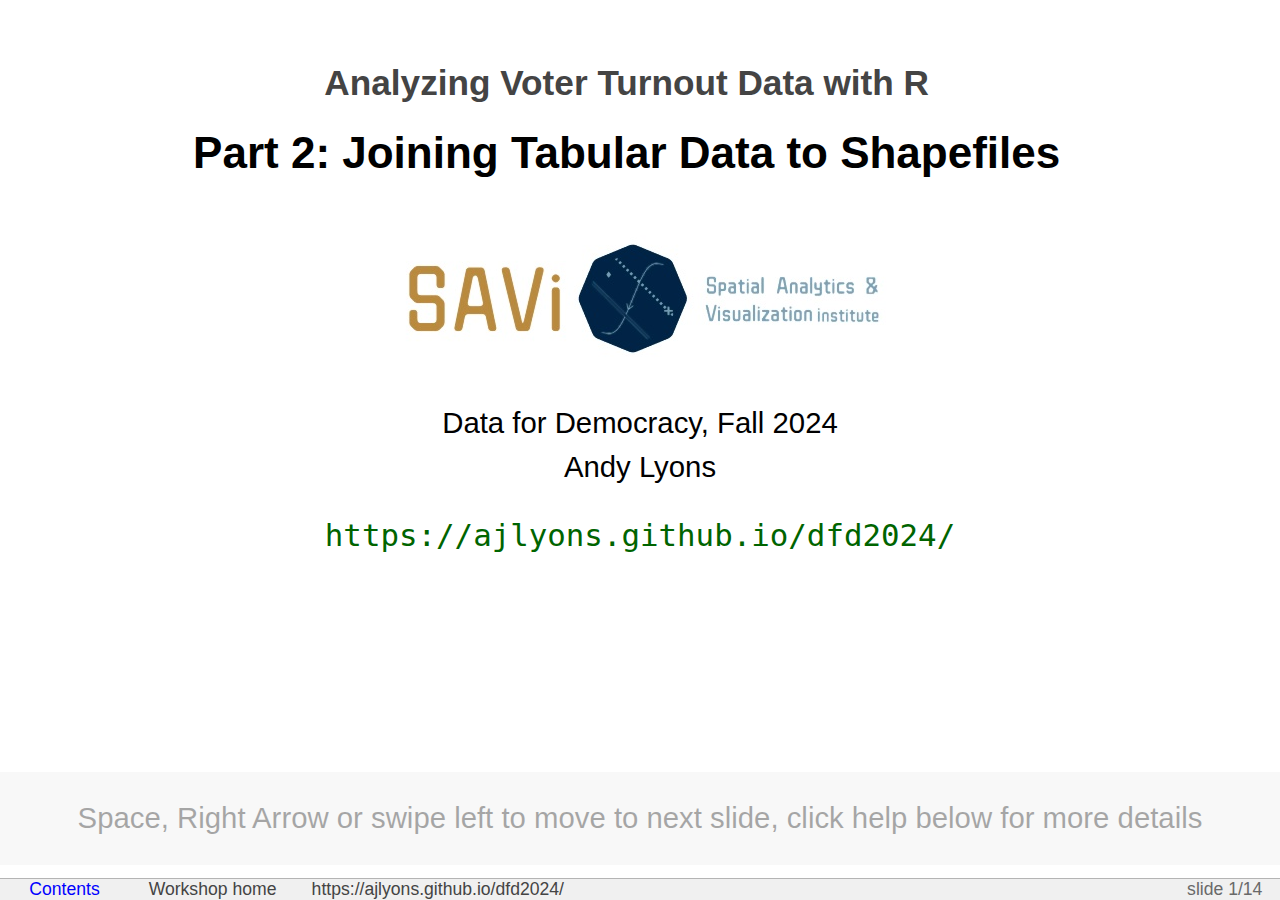
<file: slides/slides_02.html>
<?xml version="1.0" encoding="utf-8"?>
<!DOCTYPE html PUBLIC "-//W3C//DTD XHTML 1.0 Strict//EN"
 "http://www.w3.org/TR/xhtml1/DTD/xhtml1-strict.dtd">
<html xmlns="http://www.w3.org/1999/xhtml">
<head>
  <meta http-equiv="Content-Type" content="text/html; charset=utf-8" />
  <meta http-equiv="Content-Style-Type" content="text/css" />
  <meta name="generator" content="pandoc" />
  <meta name="author" content=" Data for Democracy, Fall 2024 Andy Lyons" />
  <meta name="copyright" content="<a href='../index.html' style='color:#444; margin-left:2em;'>Workshop home</a><a href='https://ajlyons.github.io/dfd2024/' style='color:#444; margin-left:2em;'>https://ajlyons.github.io/dfd2024/</a>"/>
  <title>DFD Pt2</title>
  <style type="text/css">
    code{white-space: pre-wrap;}
    span.smallcaps{font-variant: small-caps;}
    span.underline{text-decoration: underline;}
    div.column{display: inline-block; vertical-align: top; width: 50%;}
    div.hanging-indent{margin-left: 1.5em; text-indent: -1.5em;}
    ul.task-list{list-style: none;}
            pre > code.sourceCode { white-space: pre; position: relative; }
            pre > code.sourceCode > span { line-height: 1.25; }
            pre > code.sourceCode > span:empty { height: 1.2em; }
            .sourceCode { overflow: visible; }
            code.sourceCode > span { color: inherit; text-decoration: inherit; }
            div.sourceCode { margin: 1em 0; }
            pre.sourceCode { margin: 0; }
            @media screen {
            div.sourceCode { overflow: auto; }
            }
            @media print {
            pre > code.sourceCode { white-space: pre-wrap; }
            pre > code.sourceCode > span { display: inline-block; text-indent: -5em; padding-left: 5em; }
            }
            pre.numberSource code
              { counter-reset: source-line 0; }
            pre.numberSource code > span
              { position: relative; left: -4em; counter-increment: source-line; }
            pre.numberSource code > span > a:first-child::before
              { content: counter(source-line);
                position: relative; left: -1em; text-align: right; vertical-align: baseline;
                border: none; display: inline-block;
                -webkit-touch-callout: none; -webkit-user-select: none;
                -khtml-user-select: none; -moz-user-select: none;
                -ms-user-select: none; user-select: none;
                padding: 0 4px; width: 4em;
                color: #aaaaaa;
              }
            pre.numberSource { margin-left: 3em; border-left: 1px solid #aaaaaa;  padding-left: 4px; }
            div.sourceCode
              {   }
            @media screen {
            pre > code.sourceCode > span > a:first-child::before { text-decoration: underline; }
            }
            code span.al { color: #ff0000; font-weight: bold; } /* Alert */
            code span.an { color: #60a0b0; font-weight: bold; font-style: italic; } /* Annotation */
            code span.at { color: #7d9029; } /* Attribute */
            code span.bn { color: #40a070; } /* BaseN */
            code span.bu { color: #008000; } /* BuiltIn */
            code span.cf { color: #007020; font-weight: bold; } /* ControlFlow */
            code span.ch { color: #4070a0; } /* Char */
            code span.cn { color: #880000; } /* Constant */
            code span.co { color: #60a0b0; font-style: italic; } /* Comment */
            code span.cv { color: #60a0b0; font-weight: bold; font-style: italic; } /* CommentVar */
            code span.do { color: #ba2121; font-style: italic; } /* Documentation */
            code span.dt { color: #902000; } /* DataType */
            code span.dv { color: #40a070; } /* DecVal */
            code span.er { color: #ff0000; font-weight: bold; } /* Error */
            code span.ex { } /* Extension */
            code span.fl { color: #40a070; } /* Float */
            code span.fu { color: #06287e; } /* Function */
            code span.im { color: #008000; font-weight: bold; } /* Import */
            code span.in { color: #60a0b0; font-weight: bold; font-style: italic; } /* Information */
            code span.kw { color: #007020; font-weight: bold; } /* Keyword */
            code span.op { color: #666666; } /* Operator */
            code span.ot { color: #007020; } /* Other */
            code span.pp { color: #bc7a00; } /* Preprocessor */
            code span.sc { color: #4070a0; } /* SpecialChar */
            code span.ss { color: #bb6688; } /* SpecialString */
            code span.st { color: #4070a0; } /* String */
            code span.va { color: #19177c; } /* Variable */
            code span.vs { color: #4070a0; } /* VerbatimString */
            code span.wa { color: #60a0b0; font-weight: bold; font-style: italic; } /* Warning */
          </style>
  <style type="text/css">
pre > code.sourceCode { white-space: pre; position: relative; }
pre > code.sourceCode > span { line-height: 1.25; }
pre > code.sourceCode > span:empty { height: 1.2em; }
.sourceCode { overflow: visible; }
code.sourceCode > span { color: inherit; text-decoration: inherit; }
div.sourceCode { margin: 1em 0; }
pre.sourceCode { margin: 0; }
@media screen {
div.sourceCode { overflow: auto; }
}
@media print {
pre > code.sourceCode { white-space: pre-wrap; }
pre > code.sourceCode > span { display: inline-block; text-indent: -5em; padding-left: 5em; }
}
pre.numberSource code
  { counter-reset: source-line 0; }
pre.numberSource code > span
  { position: relative; left: -4em; counter-increment: source-line; }
pre.numberSource code > span > a:first-child::before
  { content: counter(source-line);
    position: relative; left: -1em; text-align: right; vertical-align: baseline;
    border: none; display: inline-block;
    -webkit-touch-callout: none; -webkit-user-select: none;
    -khtml-user-select: none; -moz-user-select: none;
    -ms-user-select: none; user-select: none;
    padding: 0 4px; width: 4em;
    color: #aaaaaa;
  }
pre.numberSource { margin-left: 3em; border-left: 1px solid #aaaaaa;  padding-left: 4px; }
div.sourceCode
  {   }
@media screen {
pre > code.sourceCode > span > a:first-child::before { text-decoration: underline; }
}
code span.al { color: #ff0000; font-weight: bold; } /* Alert */
code span.an { color: #60a0b0; font-weight: bold; font-style: italic; } /* Annotation */
code span.at { color: #7d9029; } /* Attribute */
code span.bn { color: #40a070; } /* BaseN */
code span.bu { color: #008000; } /* BuiltIn */
code span.cf { color: #007020; font-weight: bold; } /* ControlFlow */
code span.ch { color: #4070a0; } /* Char */
code span.cn { color: #880000; } /* Constant */
code span.co { color: #60a0b0; font-style: italic; } /* Comment */
code span.cv { color: #60a0b0; font-weight: bold; font-style: italic; } /* CommentVar */
code span.do { color: #ba2121; font-style: italic; } /* Documentation */
code span.dt { color: #902000; } /* DataType */
code span.dv { color: #40a070; } /* DecVal */
code span.er { color: #ff0000; font-weight: bold; } /* Error */
code span.ex { } /* Extension */
code span.fl { color: #40a070; } /* Float */
code span.fu { color: #06287e; } /* Function */
code span.im { color: #008000; font-weight: bold; } /* Import */
code span.in { color: #60a0b0; font-weight: bold; font-style: italic; } /* Information */
code span.kw { color: #007020; font-weight: bold; } /* Keyword */
code span.op { color: #666666; } /* Operator */
code span.ot { color: #007020; } /* Other */
code span.pp { color: #bc7a00; } /* Preprocessor */
code span.sc { color: #4070a0; } /* SpecialChar */
code span.ss { color: #bb6688; } /* SpecialString */
code span.st { color: #4070a0; } /* String */
code span.va { color: #19177c; } /* Variable */
code span.vs { color: #4070a0; } /* VerbatimString */
code span.wa { color: #60a0b0; font-weight: bold; font-style: italic; } /* Warning */
  </style>
  <script src="lib/header-attrs-2.27/header-attrs.js"></script>
  <link href="lib/slidy-2/styles/slidy.css" rel="stylesheet" />
  <script src="lib/slidy-2/scripts/slidy.js"></script>
  <script src="lib/slidy_shiny-1/slidy_shiny.js"></script>
  <link rel="stylesheet" type="text/css" media="screen, projection, print"
   href="slidy2022.css" />
</head>
<body>
<div class="slide titlepage">
  <h1 class="title">Analyzing Voter Turnout Data with R</h1>
  <h1 class="subtitle">Part 2: Joining Tabular Data to Shapefiles</h1>
  <p class="author">
<img src='images/savi-logo_500x130.jpg' style='width:500px; height:130px; margin-top:0.5em; margin-bottom:1em;'/><br/>Data
for Democracy, Fall 2024<br/>Andy Lyons
  </p>
  <p class="date"><a href='https://ajlyons.github.io/dfd2024/' style='color:darkgreen; font-size:105%; font-family:monospace;'>https://ajlyons.github.io/dfd2024/</a></p>
</div>
<div class="slide section level1">

<script>
w3c_slidy.mouse_click_enabled = false;
</script>
<p><br />
</p>
<p><br />
</p>
<p><img src="images/postit_bg-trans_with-note_320x320.png"
style="display:block; margin:1em auto; border:none;" /></p>
<p><br />
</p>
</div>
<div id="outline" class="slide section level1">
<h1>Outline</h1>
<div class="compact">
<ul>
<li>better ways to import tabular data</li>
<li>importing Shapefiles and other GIS data on disk</li>
<li>importing spatial data from US Census with
<code>tidyCensus</code></li>
<li>joining tables</li>
<li>reshaping data from wide to long</li>
<li><span class="exercise">Exercise 2. Import and Map Voter Turnout
Data</span></li>
</ul>
</div>
<p><br />
</p>
</div>
<div id="voter-turnout-data" class="slide section level1">
<h1>Voter Turnout Data</h1>
<p>Responsibility of counties and states to collect and report voting
precinct boundaries and turnout</p>
<p>Availability, quality, and format varies <strong>a lot</strong> from
state-to-state</p>
<p>Organizations &amp; initiatives that collect and publish election
data:</p>
<div class="indented1">
<ul>
<li><p>state election boards</p></li>
<li><p><a href="https://redistrictingdatahub.org/">Redistricting Data
Hub</a> - project under New Venture Fund (NVF), implemented by
HaystaqDNA</p></li>
<li><p><a href="https://mggg.org/">MGGG Redistricting Lab</a> - Tufts
University, Cornell</p></li>
</ul>
</div>
<p><br />
</p>
</div>
<div id="redistricting-data-hub" class="slide section level1">
<h1>Redistricting Data Hub</h1>
<p><span style="font-family:monospace;"><a
href="https://redistrictingdatahub.org/">https://redistrictingdatahub.org/</a></span></p>
<h2 id="rdh-mission">RDH Mission</h2>
<div
style="margin:0 3em; padding-left:0.2em; font-style:italic; border-left:1px solid grey;">
<p>The nonpartisan Redistricting Data Hub provides individuals, good
government organizations, and community groups the data, resources, and
knowledge to participate effectively in the redistricting process.</p>
</div>
<p><br />
</p>
<h2 id="resources">Resources</h2>
<div class="li-single indented1">
<ul>
<li>RDH collects, cleans, and aggregates census election data
including:</li>
</ul>
<div class="li-single indented2">
<ul>
<li><a
href="https://redistrictingdatahub.org/data/about-our-data/precinct-boundaries-and-election-results/">Precinct
Boundaries and Election Results</a> <img
src="images/red-star-animated_18x18.gif" /></li>
<li>Voter Files<br />
</li>
<li>Incumbent Addresses<br />
</li>
<li>Population Projections<br />
</li>
<li>PL 94-171<br />
</li>
<li>Legislative Boundaries<br />
</li>
<li>American Community Survey (ACS)<br />
</li>
<li>Citizen Voting Age Population (CVAP)<br />
</li>
<li>TIGER Boundary Files<br />
</li>
<li>Community of Interest (COI) maps<br />
</li>
<li>Public redistricting testimony<br />
</li>
<li>Official adjusted state redistricting datasets<br />
</li>
<li>Official adopted legislative boundaries<br />
</li>
</ul>
</div>
<ul>
<li>Download data with a free account<br />
</li>
<li>Most layers are available as a Shapefile and CSV</li>
<li>Training, Case Studies, Articles, FAQs<br />
</li>
</ul>
</div>
<p><br />
</p>
</div>
<div id="better-ways-to-import-tabular-data"
class="slide section level1">
<h1>Better Ways to Import Tabular Data</h1>
<p><img src="images/readr_logo_121x140.png"
style="margin-left:2em;" /> <img src="images/readxl-logo_121x140.png"
style="margin-left:2em;" /> <img
src="images/googlesheets4_140x121.png" style="margin-left:2em;" /></p>
<p><br />
</p>
<p>These packages allow you to:</p>
<div class="indented2 li-single">
<ul>
<li>import tabular data in different formats<br />
</li>
<li>skip rows that don’t actually contain data<br />
</li>
<li>specify whether the file contains a header<br />
</li>
<li>rename columns as part of the importing<br />
</li>
<li>specify the data type for each column</li>
</ul>
</div>
<p><br />
</p>
<p>Example:</p>
<div class="indented2 indented2r">
<div class="sourceCode" id="cb1"><pre class="sourceCode r"><code class="sourceCode r"><span id="cb1-1"><a href="#cb1-1" tabindex="-1"></a><span class="fu">library</span>(readxl)</span>
<span id="cb1-2"><a href="#cb1-2" tabindex="-1"></a>my_tbl <span class="ot">=</span> <span class="fu">read_xlsx</span>(<span class="at">path =</span> <span class="st">&quot;plot_data.xlsx&quot;</span>, </span>
<span id="cb1-3"><a href="#cb1-3" tabindex="-1"></a>                   <span class="at">sheet =</span> <span class="st">&quot;Sheet2&quot;</span>,</span>
<span id="cb1-4"><a href="#cb1-4" tabindex="-1"></a>                   <span class="at">skip =</span> <span class="dv">3</span>,</span>
<span id="cb1-5"><a href="#cb1-5" tabindex="-1"></a>                   <span class="at">col_names =</span> <span class="fu">c</span>(<span class="st">&quot;plot_num&quot;</span>, <span class="st">&quot;date&quot;</span>, <span class="st">&quot;species&quot;</span>, <span class="st">&quot;count&quot;</span>),</span>
<span id="cb1-6"><a href="#cb1-6" tabindex="-1"></a>                   <span class="at">col_types =</span> <span class="fu">c</span>(<span class="st">&quot;text&quot;</span>, <span class="st">&quot;date&quot;</span>, <span class="st">&quot;text&quot;</span>, <span class="st">&quot;integer&quot;</span>))</span></code></pre></div>
</div>
<p><br />
</p>
<div class="centerblock">
<p><a
href="https://rawgit.com/rstudio/cheatsheets/master/data-import.pdf"
target="_blank" rel="noopener"><img
src="images/data-import-cheatsheet_600x460x256.png"
style="border:1px solid grey;" /></a></p>
</div>
<p><br />
</p>
</div>
<div id="importing-vector-gis-data-with-sf"
class="slide section level1">
<h1>Importing Vector GIS Data with <code>sf</code></h1>
<p>To import GIS data with <code>sf</code>, you have to specify a
<strong>source</strong> and <strong>layer</strong>.</p>
<p><br />
</p>
<p>The <span style="color:green; font-weight:bold;">Source</span> can be
a:</p>
<div class="indented1">
<p><strong>folder</strong>: <em><code>"./gis_data"</code></em></p>
<p><strong>geodatabase</strong> (which is really a folder):
<em><code>"./gis_data/yose_roads.gdb"</code></em></p>
<p><strong>file</strong>: <em><code>"trail_heads.kml"</code>,
<code>"cell_towers.geojson"</code></em></p>
<p><strong>database connection string</strong>:
<em><code>"PG:dbname=postgis"</code></em></p>
</div>
<div class="infobox">
<p>In <code>sf</code> functions, the argument where you provide the
source is often named <strong><code>dsn</code></strong> (data source
name)</p>
</div>
<p><br />
</p>
<p>The <span style="color:green; font-weight:bold;">Layer</span> can be
a:</p>
<div class="indented1">
<p><strong>Shapefile name</strong> (minus the shp extension)</p>
<p>a named <strong>layer</strong> in the database / file</p>
</div>
</div>
<div id="import-functions" class="slide section level1">
<h1>Import Functions</h1>
<p>The two main functions for importing vector data are:</p>
<div class="indented1">
<p><span
style="font-family:monospace; font-weight:bold;">st_layers(<em>source</em>)</span>
<span style="font-style:italic;"> - returns the names of available
layers in a source</span></p>
<p><span
style="font-family:monospace; font-weight:bold;">st_read(<em>source</em>,
<em>layer</em>)</span> <span style="font-style:italic;"> - import into
R</span></p>
</div>
<div class="infobox">
<p>Most of the functions in the sf package start with
<strong><code>st_</code></strong>, which stands for ‘space time’, and
matches the names of similar functions in PostGIS.</p>
</div>
<div class="tip">
<p>To view the metadata of a layer before bringing it into R, use
<code>rgdal::ogrInfo()</code></p>
</div>
</div>
<div id="importing-shapefiles" class="slide section level1">
<h1>Importing Shapefiles</h1>
<h2 id="shapefile-format">Shapefile format</h2>
<div class="compact">
<ul>
<li>Old format dating back to the early 90s<br />
</li>
<li>Originally from ESRI</li>
<li>Well-supported by nearly all GIS software<br />
</li>
<li>Actually requires 4-9 files with extensions <code>\*.shp</code>,
<code>\*.shx</code>, <code>\*.prj</code>, <code>\*.dbf</code>,
etc.<br />
</li>
<li>Often shared as a zip file</li>
<li>Column names in attribute table limited to 10 characters<br />
</li>
<li>Better options available today<br />
</li>
</ul>
</div>
<p><br />
</p>
<h2 id="importing-a-shapefile">Importing a Shapefile</h2>
<div class="indented1">
<p><code>st_read(dsn, layer)</code></p>
<div style="margin-left:4em;">
<p><em>dsn</em> - directory, or shp filename<br />
<em>layer</em> - shp filename (minus .shp), or omitted</p>
</div>
</div>
<p><br />
</p>
<h2 id="example">Example:</h2>
<div class="indented2 indented2r">
<div class="sourceCode" id="cb2"><pre class="sourceCode r"><code class="sourceCode r"><span id="cb2-1"><a href="#cb2-1" tabindex="-1"></a><span class="fu">library</span>(sf)</span>
<span id="cb2-2"><a href="#cb2-2" tabindex="-1"></a>yose_bnd_ll <span class="ot">&lt;-</span> <span class="fu">st_read</span>(<span class="at">dsn=</span><span class="st">&quot;./data&quot;</span>, <span class="at">layer=</span><span class="st">&quot;yose_boundary&quot;</span>)</span>
<span id="cb2-3"><a href="#cb2-3" tabindex="-1"></a></span>
<span id="cb2-4"><a href="#cb2-4" tabindex="-1"></a><span class="do">## This would also work:</span></span>
<span id="cb2-5"><a href="#cb2-5" tabindex="-1"></a><span class="do">## yose_bnd_ll &lt;- st_read(dsn=&quot;./data/yose_boundary.shp&quot;)</span></span></code></pre></div>
<p><br />
</p>
<p>View contents:</p>
<div class="sourceCode" id="cb3"><pre class="sourceCode r"><code class="sourceCode r"><span id="cb3-1"><a href="#cb3-1" tabindex="-1"></a>yose_bnd_ll</span></code></pre></div>
<pre><code>## Simple feature collection with 1 feature and 11 fields
## Geometry type: POLYGON
## Dimension:     XY
## Bounding box:  xmin: -119.8864 ymin: 37.4947 xmax: -119.1964 ymax: 38.18515
## Geodetic CRS:  North_American_Datum_1983
##   UNIT_CODE
## 1      YOSE
##                                                                             GIS_NOTES
## 1 Lands - http://landsnet.nps.gov/tractsnet/documents/YOSE/METADATA/yose_metadata.xml
##                UNIT_NAME  DATE_EDIT STATE REGION GNIS_ID     UNIT_TYPE
## 1 Yosemite National Park 2016-01-27    CA     PW  255923 National Park
##   CREATED_BY                                               METADATA PARKNAME
## 1      Lands http://nrdata.nps.gov/programs/Lands/YOSE_METADATA.xml Yosemite
##                         geometry
## 1 POLYGON ((-119.8456 37.8327...</code></pre>
<p><br />
</p>
<p>Plot:</p>
<div class="sourceCode" id="cb5"><pre class="sourceCode r"><code class="sourceCode r"><span id="cb5-1"><a href="#cb5-1" tabindex="-1"></a><span class="fu">plot</span>(yose_bnd_ll<span class="sc">$</span>geometry, <span class="at">axes=</span><span class="cn">TRUE</span>)</span></code></pre></div>
<p><img src="slides_02_files/figure-slidy/unnamed-chunk-17-1.png" width="768" /></p>
</div>
<p><br />
</p>
</div>
<div id="joining-tables" class="slide section level1">
<h1>Joining Tables</h1>
<h2 id="join-operations">Join operations</h2>
<table class="tbl_compact">
<tbody>
<tr>
<td style="text-align:left;width: 12em; ">
join data frames on a column
</td>
<td style="text-align:left;font-family: monospace;">
left_join(), right_join(), inner_join()
</td>
</tr>
<tr>
<td style="text-align:left;width: 12em; ">
stack data frames
</td>
<td style="text-align:left;font-family: monospace;">
bind_rows()
</td>
</tr>
</tbody>
</table>
<p><br />
</p>
<h2 id="join-tables-on-a-common-column">Join tables on a common
column</h2>
<p><img src="images/table_join01_820x442x256.png" /></p>
<p>To join two data frames based on a common column, you can use:</p>
<div class="indented1">
<p><tt><strong>left_join(<em>x</em>, <em>y</em>,
<em>by</em>)</strong></tt></p>
</div>
<p>where <em>x</em> and <em>y</em> are data frames, and <em>by</em> is
the name of a column they have in common.</p>
<div class="tip">
<p>If there is only one column in common, and if it has the same name in
both data frames, you can omit the <em>by</em> argument.</p>
<p>If the common column is named differently in the two data frames, you
can deal with that by passing a named vector as the <em>by</em>
argument. See below.</p>
</div>
<!--- tip --->
<p>To illustrate a table join, we’ll first import a csv with some fake
data about the genetics of different iris species:</p>
<div class="indented2 indented2r">
<div class="sourceCode" id="cb6"><pre class="sourceCode r"><code class="sourceCode r"><span id="cb6-1"><a href="#cb6-1" tabindex="-1"></a><span class="co"># Create a data frame with additional info about the three IRIS species</span></span>
<span id="cb6-2"><a href="#cb6-2" tabindex="-1"></a>iris_genetics <span class="ot">&lt;-</span> <span class="fu">data.frame</span>(<span class="at">Species=</span><span class="fu">c</span>(<span class="st">&quot;setosa&quot;</span>, <span class="st">&quot;versicolor&quot;</span>, <span class="st">&quot;virginica&quot;</span>),</span>
<span id="cb6-3"><a href="#cb6-3" tabindex="-1"></a>                          <span class="at">num_genes =</span> <span class="fu">c</span>(<span class="dv">42000</span>, <span class="dv">41000</span>, <span class="dv">43000</span>),</span>
<span id="cb6-4"><a href="#cb6-4" tabindex="-1"></a>                          <span class="at">prp_alles_recessive =</span> <span class="fu">c</span>(<span class="fl">0.8</span>, <span class="fl">0.76</span>, <span class="fl">0.65</span>))</span>
<span id="cb6-5"><a href="#cb6-5" tabindex="-1"></a></span>
<span id="cb6-6"><a href="#cb6-6" tabindex="-1"></a>iris_genetics</span></code></pre></div>
<pre><code>##      Species num_genes prp_alles_recessive
## 1     setosa     42000                0.80
## 2 versicolor     41000                0.76
## 3  virginica     43000                0.65</code></pre>
</div>
<p>We can join these additional columns to the iris data frame with
<code>left_join()</code>:</p>
<div class="indented2 indented2r">
<div class="sourceCode" id="cb8"><pre class="sourceCode r"><code class="sourceCode r"><span id="cb8-1"><a href="#cb8-1" tabindex="-1"></a>iris <span class="sc">|&gt;</span> </span>
<span id="cb8-2"><a href="#cb8-2" tabindex="-1"></a>  <span class="fu">left_join</span>(iris_genetics, <span class="at">by =</span> <span class="st">&quot;Species&quot;</span>) <span class="sc">|&gt;</span> </span>
<span id="cb8-3"><a href="#cb8-3" tabindex="-1"></a>  <span class="fu">slice</span>(<span class="dv">1</span><span class="sc">:</span><span class="dv">10</span>)</span></code></pre></div>
<pre><code>##    Sepal.Length Sepal.Width Petal.Length Petal.Width Species num_genes
## 1           5.1         3.5          1.4         0.2  setosa     42000
## 2           4.9         3.0          1.4         0.2  setosa     42000
## 3           4.7         3.2          1.3         0.2  setosa     42000
## 4           4.6         3.1          1.5         0.2  setosa     42000
## 5           5.0         3.6          1.4         0.2  setosa     42000
## 6           5.4         3.9          1.7         0.4  setosa     42000
## 7           4.6         3.4          1.4         0.3  setosa     42000
## 8           5.0         3.4          1.5         0.2  setosa     42000
## 9           4.4         2.9          1.4         0.2  setosa     42000
## 10          4.9         3.1          1.5         0.1  setosa     42000
##    prp_alles_recessive
## 1                  0.8
## 2                  0.8
## 3                  0.8
## 4                  0.8
## 5                  0.8
## 6                  0.8
## 7                  0.8
## 8                  0.8
## 9                  0.8
## 10                 0.8</code></pre>
</div>
<p><br />
</p>
<div class="infobox">
<p>If you need to join tables on multiple columns, add additional column
names to the <code>by</code> argument.</p>
<p>Join columns must be the same data type (i.e., both numeric or both
character).</p>
<p>There are several variants of <code>left_join()</code>, the most
common being <strong><code>right_join()</code></strong> and
<strong><code>inner_join()</code></strong>. See help for details.</p>
</div>
<!--- info-box --->
<h2 id="joining-tables-when-the-column-name-is-different">Joining Tables
When the Column Name is Different</h2>
<p>If the join column is named differently in the two tables, you can
pass a named character vector as the <code>by</code> argument. A named
vector is a vector whose elements have been assigned names. You can
construct a named vector with <code>c()</code>.</p>
<p><img src="images/table_join02_820x442x256.png" /></p>
<p>For example if the join column was named ‘<em>SpeciesName</em>’ in
<em>x</em>, and just ‘<em>Species</em>’ in <em>y</em>, your expression
would be:</p>
<div class="indented2">
<strong><code>left_join(x, y, by = c("SpeciesName" = "Species"))</code></strong>
</div>
<p><br />
</p>
</div>
<div id="reshaping-data" class="slide section level1">
<h1>Reshaping Data</h1>
<p><img src="images/tidyr_240x277.png"
style="width:140px; float:right;" /></p>
<p><em>Reshaping</em> data includes:</p>
<div class="compact">
<ul>
<li>turning rows into columns (aka pivot tables, cross tab query)<br />
</li>
<li>turning columns into rows</li>
</ul>
</div>
<p>The go-to Tidyverse package for reshaping data frames is <a
href="https://tidyr.tidyverse.org" target="_blank"
rel="noopener"><tt><strong>tidyr</strong></tt></a></p>
<p><br />
</p>
<div class="centerblock">
<p><a href="https://rawgit.com/rstudio/cheatsheets/master/tidyr.pdf"
target="_blank" rel="noopener"><img
src="images/tidyr_cheatsheet_600x464x256.png"
style="border:1px solid grey;" /></a></p>
</div>
<p><br />
</p>
</div>
<div id="pivot-functions" class="slide section level1">
<h1>Pivot Functions</h1>
<div class="indented2" style="text-align:center;">
<p><em><code>pivot_longer()</code></em><br />
<img src="images/pivot_longer_566x212x256.png" /></p>
<p><em><code>pivot_wider()</code></em><br />
<img src="images/pivot_wider_674x336x256.png" /></p>
</div>
<p>More info and examples in the tidyr <a
href="https://tidyr.tidyverse.org/articles/pivot.html" target="_blank"
rel="noopener"><strong>Pivoting Vignette</strong></a></p>
<p><br />
</p>
<p><br />
</p>
</div>
<div id="exercise-2-import-and-map-voter-turnout-data"
class="slide section level1">
<h1>Exercise 2: Import and Map Voter Turnout Data</h1>
<p>In this exercise, we will:</p>
<div class="indented1 compact">
<ol style="list-style-type: decimal">
<li>import the 2020 voting tabulation districts (VTDs) for Camden County
NJ from a Shapefile<br />
</li>
<li>import a CSV with voter turnout data from the 2020 primary
election<br />
</li>
<li>join the tabular voter turnout data to the VTD polygons<br />
</li>
<li>save the data to disk (for use in other exercises)<br />
</li>
<li>map the voter turnout for the July 2020 primary<br />
</li>
<li>reshape the attribute table from a wide to long format<br />
</li>
<li>create facet maps (i.e., one map for each subset of the data)</li>
</ol>
</div>
<p><br />
</p>
<div style="text-align:center; font-family:monospace; font-size:150%;">
<p><a
href="https://posit.cloud/content/8521414">https://posit.cloud/content/8521414</a></p>
</div>
</div>
<div id="break" class="slide section level1">
<h1>Break!</h1>
<p><img src="images/stretch-break-1130x590x256.png"
style="display:block; margin:1em auto; border:none;" /></p>
</div>

  <!-- dynamically load mathjax for compatibility with self-contained -->
  <script>
    (function () {
      var script = document.createElement("script");
      script.type = "text/javascript";
      script.src  = "https://mathjax.rstudio.com/latest/MathJax.js?config=TeX-AMS-MML_HTMLorMML";
      document.getElementsByTagName("head")[0].appendChild(script);
    })();
  </script>

</body>
</html>
</file>
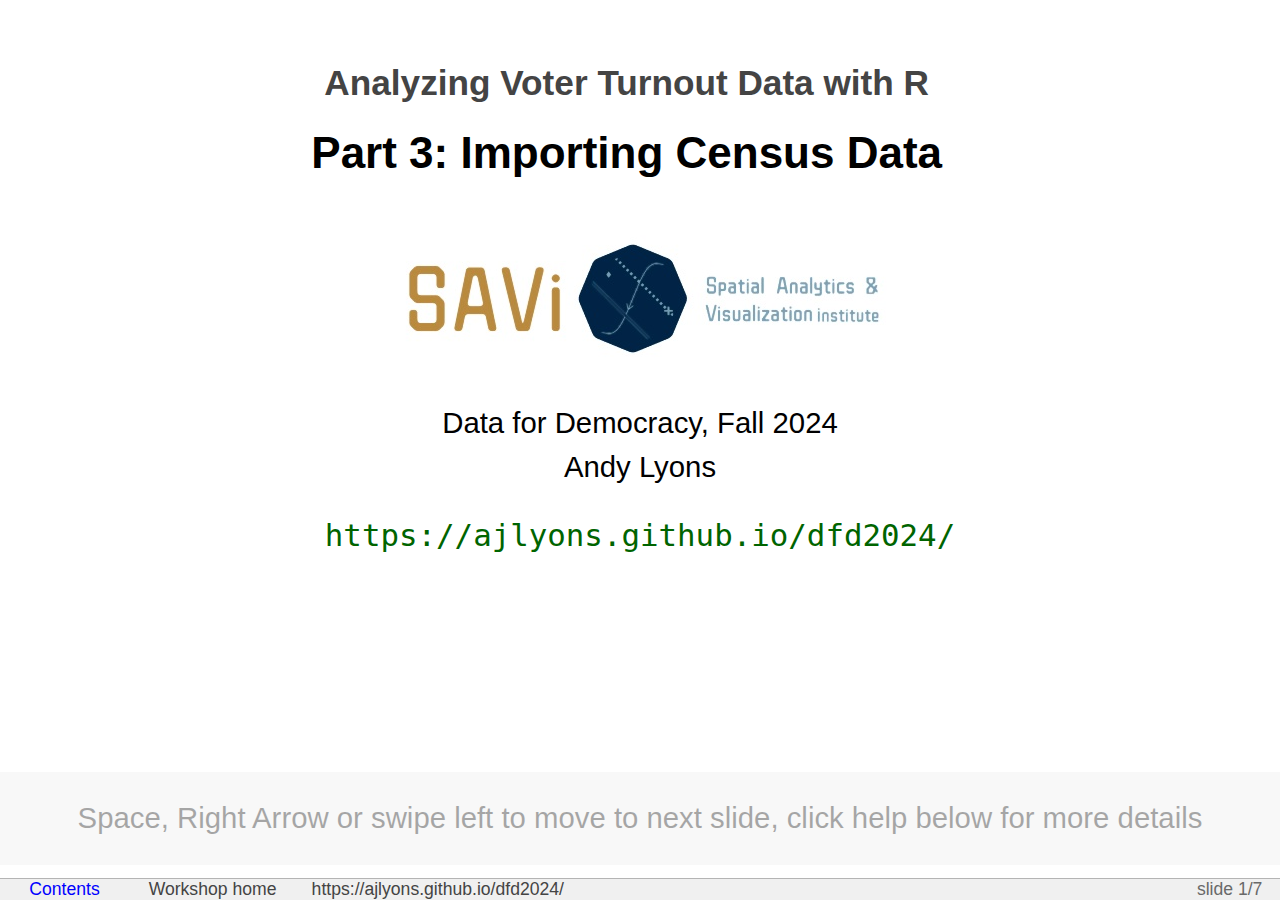
<file: slides/slides_03.html>
<?xml version="1.0" encoding="utf-8"?>
<!DOCTYPE html PUBLIC "-//W3C//DTD XHTML 1.0 Strict//EN"
 "http://www.w3.org/TR/xhtml1/DTD/xhtml1-strict.dtd">
<html xmlns="http://www.w3.org/1999/xhtml">
<head>
  <meta http-equiv="Content-Type" content="text/html; charset=utf-8" />
  <meta http-equiv="Content-Style-Type" content="text/css" />
  <meta name="generator" content="pandoc" />
  <meta name="author" content=" Data for Democracy, Fall 2024 Andy Lyons" />
  <meta name="copyright" content="<a href='../index.html' style='color:#444; margin-left:2em;'>Workshop home</a><a href='https://ajlyons.github.io/dfd2024/' style='color:#444; margin-left:2em;'>https://ajlyons.github.io/dfd2024/</a>"/>
  <title>DFD Pt3</title>
  <style type="text/css">
    code{white-space: pre-wrap;}
    span.smallcaps{font-variant: small-caps;}
    span.underline{text-decoration: underline;}
    div.column{display: inline-block; vertical-align: top; width: 50%;}
    div.hanging-indent{margin-left: 1.5em; text-indent: -1.5em;}
    ul.task-list{list-style: none;}
            pre > code.sourceCode { white-space: pre; position: relative; }
            pre > code.sourceCode > span { line-height: 1.25; }
            pre > code.sourceCode > span:empty { height: 1.2em; }
            .sourceCode { overflow: visible; }
            code.sourceCode > span { color: inherit; text-decoration: inherit; }
            div.sourceCode { margin: 1em 0; }
            pre.sourceCode { margin: 0; }
            @media screen {
            div.sourceCode { overflow: auto; }
            }
            @media print {
            pre > code.sourceCode { white-space: pre-wrap; }
            pre > code.sourceCode > span { display: inline-block; text-indent: -5em; padding-left: 5em; }
            }
            pre.numberSource code
              { counter-reset: source-line 0; }
            pre.numberSource code > span
              { position: relative; left: -4em; counter-increment: source-line; }
            pre.numberSource code > span > a:first-child::before
              { content: counter(source-line);
                position: relative; left: -1em; text-align: right; vertical-align: baseline;
                border: none; display: inline-block;
                -webkit-touch-callout: none; -webkit-user-select: none;
                -khtml-user-select: none; -moz-user-select: none;
                -ms-user-select: none; user-select: none;
                padding: 0 4px; width: 4em;
                color: #aaaaaa;
              }
            pre.numberSource { margin-left: 3em; border-left: 1px solid #aaaaaa;  padding-left: 4px; }
            div.sourceCode
              {   }
            @media screen {
            pre > code.sourceCode > span > a:first-child::before { text-decoration: underline; }
            }
            code span.al { color: #ff0000; font-weight: bold; } /* Alert */
            code span.an { color: #60a0b0; font-weight: bold; font-style: italic; } /* Annotation */
            code span.at { color: #7d9029; } /* Attribute */
            code span.bn { color: #40a070; } /* BaseN */
            code span.bu { color: #008000; } /* BuiltIn */
            code span.cf { color: #007020; font-weight: bold; } /* ControlFlow */
            code span.ch { color: #4070a0; } /* Char */
            code span.cn { color: #880000; } /* Constant */
            code span.co { color: #60a0b0; font-style: italic; } /* Comment */
            code span.cv { color: #60a0b0; font-weight: bold; font-style: italic; } /* CommentVar */
            code span.do { color: #ba2121; font-style: italic; } /* Documentation */
            code span.dt { color: #902000; } /* DataType */
            code span.dv { color: #40a070; } /* DecVal */
            code span.er { color: #ff0000; font-weight: bold; } /* Error */
            code span.ex { } /* Extension */
            code span.fl { color: #40a070; } /* Float */
            code span.fu { color: #06287e; } /* Function */
            code span.im { color: #008000; font-weight: bold; } /* Import */
            code span.in { color: #60a0b0; font-weight: bold; font-style: italic; } /* Information */
            code span.kw { color: #007020; font-weight: bold; } /* Keyword */
            code span.op { color: #666666; } /* Operator */
            code span.ot { color: #007020; } /* Other */
            code span.pp { color: #bc7a00; } /* Preprocessor */
            code span.sc { color: #4070a0; } /* SpecialChar */
            code span.ss { color: #bb6688; } /* SpecialString */
            code span.st { color: #4070a0; } /* String */
            code span.va { color: #19177c; } /* Variable */
            code span.vs { color: #4070a0; } /* VerbatimString */
            code span.wa { color: #60a0b0; font-weight: bold; font-style: italic; } /* Warning */
          </style>
  <style type="text/css">
pre > code.sourceCode { white-space: pre; position: relative; }
pre > code.sourceCode > span { line-height: 1.25; }
pre > code.sourceCode > span:empty { height: 1.2em; }
.sourceCode { overflow: visible; }
code.sourceCode > span { color: inherit; text-decoration: inherit; }
div.sourceCode { margin: 1em 0; }
pre.sourceCode { margin: 0; }
@media screen {
div.sourceCode { overflow: auto; }
}
@media print {
pre > code.sourceCode { white-space: pre-wrap; }
pre > code.sourceCode > span { display: inline-block; text-indent: -5em; padding-left: 5em; }
}
pre.numberSource code
  { counter-reset: source-line 0; }
pre.numberSource code > span
  { position: relative; left: -4em; counter-increment: source-line; }
pre.numberSource code > span > a:first-child::before
  { content: counter(source-line);
    position: relative; left: -1em; text-align: right; vertical-align: baseline;
    border: none; display: inline-block;
    -webkit-touch-callout: none; -webkit-user-select: none;
    -khtml-user-select: none; -moz-user-select: none;
    -ms-user-select: none; user-select: none;
    padding: 0 4px; width: 4em;
    color: #aaaaaa;
  }
pre.numberSource { margin-left: 3em; border-left: 1px solid #aaaaaa;  padding-left: 4px; }
div.sourceCode
  {   }
@media screen {
pre > code.sourceCode > span > a:first-child::before { text-decoration: underline; }
}
code span.al { color: #ff0000; font-weight: bold; } /* Alert */
code span.an { color: #60a0b0; font-weight: bold; font-style: italic; } /* Annotation */
code span.at { color: #7d9029; } /* Attribute */
code span.bn { color: #40a070; } /* BaseN */
code span.bu { color: #008000; } /* BuiltIn */
code span.cf { color: #007020; font-weight: bold; } /* ControlFlow */
code span.ch { color: #4070a0; } /* Char */
code span.cn { color: #880000; } /* Constant */
code span.co { color: #60a0b0; font-style: italic; } /* Comment */
code span.cv { color: #60a0b0; font-weight: bold; font-style: italic; } /* CommentVar */
code span.do { color: #ba2121; font-style: italic; } /* Documentation */
code span.dt { color: #902000; } /* DataType */
code span.dv { color: #40a070; } /* DecVal */
code span.er { color: #ff0000; font-weight: bold; } /* Error */
code span.ex { } /* Extension */
code span.fl { color: #40a070; } /* Float */
code span.fu { color: #06287e; } /* Function */
code span.im { color: #008000; font-weight: bold; } /* Import */
code span.in { color: #60a0b0; font-weight: bold; font-style: italic; } /* Information */
code span.kw { color: #007020; font-weight: bold; } /* Keyword */
code span.op { color: #666666; } /* Operator */
code span.ot { color: #007020; } /* Other */
code span.pp { color: #bc7a00; } /* Preprocessor */
code span.sc { color: #4070a0; } /* SpecialChar */
code span.ss { color: #bb6688; } /* SpecialString */
code span.st { color: #4070a0; } /* String */
code span.va { color: #19177c; } /* Variable */
code span.vs { color: #4070a0; } /* VerbatimString */
code span.wa { color: #60a0b0; font-weight: bold; font-style: italic; } /* Warning */
  </style>
  <script src="lib/header-attrs-2.27/header-attrs.js"></script>
  <link href="lib/slidy-2/styles/slidy.css" rel="stylesheet" />
  <script src="lib/slidy-2/scripts/slidy.js"></script>
  <script src="lib/slidy_shiny-1/slidy_shiny.js"></script>
  <link rel="stylesheet" type="text/css" media="screen, projection, print"
   href="slidy2022.css" />
</head>
<body>
<div class="slide titlepage">
  <h1 class="title">Analyzing Voter Turnout Data with R</h1>
  <h1 class="subtitle">Part 3: Importing Census Data</h1>
  <p class="author">
<img src='images/savi-logo_500x130.jpg' style='width:500px; height:130px; margin-top:0.5em; margin-bottom:1em;'/><br/>Data
for Democracy, Fall 2024<br/>Andy Lyons
  </p>
  <p class="date"><a href='https://ajlyons.github.io/dfd2024/' style='color:darkgreen; font-size:105%; font-family:monospace;'>https://ajlyons.github.io/dfd2024/</a></p>
</div>
<div class="slide section level1">

<script>
w3c_slidy.mouse_click_enabled = false;
</script>
<p><br />
</p>
<p><br />
</p>
<p><img src="images/postit_bg-trans_with-note_320x320.png"
style="display:block; margin:1em auto; border:none;" /></p>
<p><br />
</p>
</div>
<div id="outline" class="slide section level1">
<h1>Outline</h1>
<div class="compact">
<ul>
<li>tidyCensus</li>
<li>finding variables</li>
<li><span class="exercise">Exercise 3. Importing Data from the Decennial
and ACS Census</span></li>
</ul>
</div>
<p><br />
</p>
</div>
<div id="tidycensus" class="slide section level1">
<h1>tidycensus</h1>
<p><img src="images/tidycensus_logo_240x278.png"
style="float:right;" /></p>
<p><a
href="https://walker-data.com/tidycensus/"><code>tidycensus</code></a>
(Kyle Walker and Matt Herman) is an R package that allows users to
<strong>request data from the US Census Bureau</strong> APIs.</p>
<h2 id="highlights">Highlights</h2>
<div class="indented2 li-single">
<ul>
<li>import US Census datasets into R using the census API<br />
</li>
<li>a census API key is required (free, <a
href="https://api.census.gov/data/key_signup.html">https://api.census.gov/data/key_signup.html</a>)<br />
</li>
<li>get data back in tidyverse-friendly dataframes (long or wide), or
<code>sf</code> objects</li>
<li>get multiple variables at once; ask for a summary variable (i.e.,
total population)<br />
</li>
<li>well-supported including tutorials, workshop recordings, a <a
href="(https://walker-data.com/census-r/)">book</a>, and other
resources</li>
</ul>
</div>
<p><br />
</p>
<h2 id="main-functions">Main functions</h2>
<div class="indented2">
<p><code>get_decennial()</code>. Decennial Census</p>
<p><code>get_acs()</code>. American Community Survey 1-year and 5-year
summaries</p>
<p><code>get_estimates()</code>. Population estimates</p>
</div>
<p><br />
</p>
</div>
<div id="example" class="slide section level1">
<h1>Example</h1>
<p>Our goal here is to make a map showing the <strong>percentage of
renter occupied housing units</strong> for Alachua County FL by Census
Tract.</p>
<h2 id="step-1.-get-the-data">Step 1. Get the data</h2>
<p>We’ll request data from the 2020 Decennial Census for the following
variables:</p>
<div class="indented2">
<p><code>H1_001N</code>: total housing units<br />
<code>H1_003N</code>: renter-occupied housing units</p>
</div>
<div class="indented2 indented2r">
<div class="sourceCode" id="cb1"><pre class="sourceCode r"><code class="sourceCode r"><span id="cb1-1"><a href="#cb1-1" tabindex="-1"></a><span class="fu">library</span>(tidycensus)</span>
<span id="cb1-2"><a href="#cb1-2" tabindex="-1"></a><span class="fu">library</span>(sf)</span>
<span id="cb1-3"><a href="#cb1-3" tabindex="-1"></a></span>
<span id="cb1-4"><a href="#cb1-4" tabindex="-1"></a><span class="co"># census_api_key(&quot;YOUR KEY GOES HERE&quot;, install = TRUE)</span></span>
<span id="cb1-5"><a href="#cb1-5" tabindex="-1"></a></span>
<span id="cb1-6"><a href="#cb1-6" tabindex="-1"></a>alch_rntr_hsng_num_sf <span class="ot">&lt;-</span> <span class="fu">get_decennial</span>(<span class="at">geography =</span> <span class="st">&quot;tract&quot;</span>, </span>
<span id="cb1-7"><a href="#cb1-7" tabindex="-1"></a>                                                <span class="at">variables =</span> <span class="st">&quot;H1_003N&quot;</span>, </span>
<span id="cb1-8"><a href="#cb1-8" tabindex="-1"></a>                                                <span class="at">state =</span> <span class="st">&quot;FL&quot;</span>, </span>
<span id="cb1-9"><a href="#cb1-9" tabindex="-1"></a>                                                <span class="at">county =</span> <span class="st">&quot;Alachua&quot;</span>,</span>
<span id="cb1-10"><a href="#cb1-10" tabindex="-1"></a>                                                <span class="at">geometry =</span> <span class="cn">TRUE</span>,</span>
<span id="cb1-11"><a href="#cb1-11" tabindex="-1"></a>                                                <span class="at">progress_bar =</span> <span class="cn">FALSE</span>)</span>
<span id="cb1-12"><a href="#cb1-12" tabindex="-1"></a></span>
<span id="cb1-13"><a href="#cb1-13" tabindex="-1"></a><span class="do">## Preview</span></span>
<span id="cb1-14"><a href="#cb1-14" tabindex="-1"></a><span class="fu">head</span>(alch_rntr_hsng_num_sf)</span></code></pre></div>
<pre><code>## Simple feature collection with 6 features and 4 fields
## Geometry type: MULTIPOLYGON
## Dimension:     XY
## Bounding box:  xmin: -82.44682 ymin: 29.59316 xmax: -82.28928 ymax: 29.68903
## Geodetic CRS:  NAD83
## # A tibble: 6 × 5
##   GEOID       NAME                      variable value                  geometry
##   &lt;chr&gt;       &lt;chr&gt;                     &lt;chr&gt;    &lt;dbl&gt;        &lt;MULTIPOLYGON [°]&gt;
## 1 12001000400 Census Tract 4, Alachua … H1_003N    171 (((-82.32413 29.66919, -…
## 2 12001110800 Census Tract 1108, Alach… H1_003N    131 (((-82.37101 29.60378, -…
## 3 12001002218 Census Tract 22.18, Alac… H1_003N    151 (((-82.42245 29.63678, -…
## 4 12001001522 Census Tract 15.22, Alac… H1_003N    539 (((-82.39578 29.63124, -…
## 5 12001001701 Census Tract 17.01, Alac… H1_003N    414 (((-82.4391 29.68895, -8…
## 6 12001001000 Census Tract 10, Alachua… H1_003N    345 (((-82.37246 29.65214, -…</code></pre>
<p><br />
</p>
<h2 id="step-2-map-the-results">Step 2: Map the results</h2>
<div class="sourceCode" id="cb3"><pre class="sourceCode r"><code class="sourceCode r"><span id="cb3-1"><a href="#cb3-1" tabindex="-1"></a><span class="fu">library</span>(ggplot2)</span>
<span id="cb3-2"><a href="#cb3-2" tabindex="-1"></a></span>
<span id="cb3-3"><a href="#cb3-3" tabindex="-1"></a><span class="fu">ggplot</span>(alch_rntr_hsng_num_sf, <span class="fu">aes</span>(<span class="at">fill =</span> value)) <span class="sc">+</span></span>
<span id="cb3-4"><a href="#cb3-4" tabindex="-1"></a>  <span class="fu">geom_sf</span>() <span class="sc">+</span></span>
<span id="cb3-5"><a href="#cb3-5" tabindex="-1"></a>  <span class="fu">labs</span>(<span class="at">title =</span> <span class="st">&quot;Renter-Occupied Housing Units (number)&quot;</span>, </span>
<span id="cb3-6"><a href="#cb3-6" tabindex="-1"></a>       <span class="at">subtitle =</span> <span class="st">&quot;Alachua County FL, 2020 Decennial Census, by Tract&quot;</span>,</span>
<span id="cb3-7"><a href="#cb3-7" tabindex="-1"></a>       <span class="at">fill =</span> <span class="st">&quot;Renter-Occupied Housing Units (number)&quot;</span>) <span class="sc">+</span></span>
<span id="cb3-8"><a href="#cb3-8" tabindex="-1"></a>  <span class="fu">scale_fill_distiller</span>(<span class="at">palette =</span> <span class="st">&quot;Purples&quot;</span>, <span class="at">direction =</span> <span class="dv">1</span>) <span class="sc">+</span></span>
<span id="cb3-9"><a href="#cb3-9" tabindex="-1"></a>  <span class="fu">theme_void</span>()</span></code></pre></div>
<p><img src="slides_03_files/figure-slidy/unnamed-chunk-11-1.png" width="768" style="display: block; margin: auto;" /></p>
</div>
<p><br />
</p>
<h2 id="step-3-get-the-data-with-a-summary-variable">Step 3: Get the
data with a summary variable</h2>
<p>To get the percentage of units that are renter-occupied, we add a
<strong>summary variable</strong>:</p>
<div class="indented2 indented2r">
<div class="sourceCode" id="cb4"><pre class="sourceCode r"><code class="sourceCode r"><span id="cb4-1"><a href="#cb4-1" tabindex="-1"></a><span class="fu">library</span>(dplyr)</span>
<span id="cb4-2"><a href="#cb4-2" tabindex="-1"></a></span>
<span id="cb4-3"><a href="#cb4-3" tabindex="-1"></a>alch_rntr_hsng_pct_sf <span class="ot">&lt;-</span> <span class="fu">get_decennial</span>(<span class="at">geography =</span> <span class="st">&quot;tract&quot;</span>, </span>
<span id="cb4-4"><a href="#cb4-4" tabindex="-1"></a>                                                <span class="at">variables =</span> <span class="st">&quot;H1_003N&quot;</span>, </span>
<span id="cb4-5"><a href="#cb4-5" tabindex="-1"></a>                                                <span class="at">summary_var =</span> <span class="st">&quot;H1_001N&quot;</span>, </span>
<span id="cb4-6"><a href="#cb4-6" tabindex="-1"></a>                                                <span class="at">state =</span> <span class="st">&quot;FL&quot;</span>, </span>
<span id="cb4-7"><a href="#cb4-7" tabindex="-1"></a>                                                <span class="at">county =</span> <span class="st">&quot;Alachua&quot;</span>,</span>
<span id="cb4-8"><a href="#cb4-8" tabindex="-1"></a>                                                <span class="at">geometry =</span> <span class="cn">TRUE</span>,</span>
<span id="cb4-9"><a href="#cb4-9" tabindex="-1"></a>                                                <span class="at">progress_bar =</span> <span class="cn">FALSE</span>) <span class="sc">|&gt;</span> </span>
<span id="cb4-10"><a href="#cb4-10" tabindex="-1"></a>  <span class="fu">mutate</span>(<span class="at">rntr_hsng_pct =</span> value <span class="sc">/</span> summary_value)</span></code></pre></div>
<pre><code>## Getting data from the 2020 decennial Census</code></pre>
<pre><code>## Downloading feature geometry from the Census website.  To cache shapefiles for use in future sessions, set `options(tigris_use_cache = TRUE)`.</code></pre>
<pre><code>## Using the PL 94-171 Redistricting Data Summary File</code></pre>
<div class="sourceCode" id="cb8"><pre class="sourceCode r"><code class="sourceCode r"><span id="cb8-1"><a href="#cb8-1" tabindex="-1"></a><span class="do">## Preview</span></span>
<span id="cb8-2"><a href="#cb8-2" tabindex="-1"></a><span class="fu">head</span>(alch_rntr_hsng_pct_sf)</span></code></pre></div>
<pre><code>## Simple feature collection with 6 features and 6 fields
## Geometry type: MULTIPOLYGON
## Dimension:     XY
## Bounding box:  xmin: -82.44682 ymin: 29.59316 xmax: -82.28928 ymax: 29.68903
## Geodetic CRS:  NAD83
## # A tibble: 6 × 7
##   GEOID       NAME        variable value summary_value                  geometry
##   &lt;chr&gt;       &lt;chr&gt;       &lt;chr&gt;    &lt;dbl&gt;         &lt;dbl&gt;        &lt;MULTIPOLYGON [°]&gt;
## 1 12001000400 Census Tra… H1_003N    171          2288 (((-82.32413 29.66919, -…
## 2 12001110800 Census Tra… H1_003N    131          1042 (((-82.37101 29.60378, -…
## 3 12001002218 Census Tra… H1_003N    151          1208 (((-82.42245 29.63678, -…
## 4 12001001522 Census Tra… H1_003N    539          4620 (((-82.39578 29.63124, -…
## 5 12001001701 Census Tra… H1_003N    414          3673 (((-82.4391 29.68895, -8…
## 6 12001001000 Census Tra… H1_003N    345          3725 (((-82.37246 29.65214, -…
## # ℹ 1 more variable: rntr_hsng_pct &lt;dbl&gt;</code></pre>
<p><br />
</p>
<h2 id="step-4-map-the-results">Step 4: Map the results</h2>
<div class="sourceCode" id="cb10"><pre class="sourceCode r"><code class="sourceCode r"><span id="cb10-1"><a href="#cb10-1" tabindex="-1"></a><span class="fu">ggplot</span>(alch_rntr_hsng_pct_sf, <span class="fu">aes</span>(<span class="at">fill =</span> rntr_hsng_pct)) <span class="sc">+</span></span>
<span id="cb10-2"><a href="#cb10-2" tabindex="-1"></a>  <span class="fu">geom_sf</span>() <span class="sc">+</span></span>
<span id="cb10-3"><a href="#cb10-3" tabindex="-1"></a>  <span class="fu">labs</span>(<span class="at">title =</span> <span class="st">&quot;Renter-Occupied Housing Units (percent)&quot;</span>, </span>
<span id="cb10-4"><a href="#cb10-4" tabindex="-1"></a>       <span class="at">subtitle =</span> <span class="st">&quot;Alachua County FL, 2020 Decennial Census, by Tract&quot;</span>,</span>
<span id="cb10-5"><a href="#cb10-5" tabindex="-1"></a>       <span class="at">fill =</span> <span class="st">&quot;Renter-Occupied Housing Units (percent)&quot;</span>) <span class="sc">+</span></span>
<span id="cb10-6"><a href="#cb10-6" tabindex="-1"></a>  <span class="fu">scale_fill_distiller</span>(<span class="at">palette =</span> <span class="st">&quot;Blues&quot;</span>, <span class="at">labels=</span>scales<span class="sc">::</span>percent, <span class="at">direction =</span> <span class="dv">1</span>) <span class="sc">+</span></span>
<span id="cb10-7"><a href="#cb10-7" tabindex="-1"></a>  <span class="fu">theme_void</span>()</span></code></pre></div>
<p><img src="slides_03_files/figure-slidy/unnamed-chunk-13-1.png" width="768" style="display: block; margin: auto;" /></p>
</div>
<p><br />
</p>
<p><br />
</p>
</div>
<div id="exercise-3-importing-data-from-the-decennial-and-acs-census"
class="slide section level1">
<h1>Exercise 3: Importing Data from the Decennial and ACS Census</h1>
<p>In this exercise, we will:</p>
<div class="indented1 compact">
<ol style="list-style-type: decimal">
<li>import the 2020 voting tabulation districts (VTDs) for Camden County
NJ from a Shapefile<br />
</li>
<li>import a CSV with voter turnout data from the 2020 primary
election<br />
</li>
<li>join the tabular voter turnout data to the VTD polygons<br />
</li>
<li>save the data to disk (for use in other exercises)<br />
</li>
<li>map the voter turnout for the July 2020 primary<br />
</li>
<li>reshape the attribute table from a wide to long format<br />
</li>
<li>create facet maps (i.e., one map for each subset of the data)</li>
</ol>
</div>
<p><br />
</p>
<div style="text-align:center; font-family:monospace; font-size:150%;">
<p><a
href="https://posit.cloud/content/8521414">https://posit.cloud/content/8521414</a></p>
</div>
</div>
<div id="break" class="slide section level1">
<h1>Break!</h1>
<p><img src="images/stretch-break-1130x590x256.png"
style="display:block; margin:1em auto; border:none;" /></p>
</div>

  <!-- dynamically load mathjax for compatibility with self-contained -->
  <script>
    (function () {
      var script = document.createElement("script");
      script.type = "text/javascript";
      script.src  = "https://mathjax.rstudio.com/latest/MathJax.js?config=TeX-AMS-MML_HTMLorMML";
      document.getElementsByTagName("head")[0].appendChild(script);
    })();
  </script>

</body>
</html>
</file>
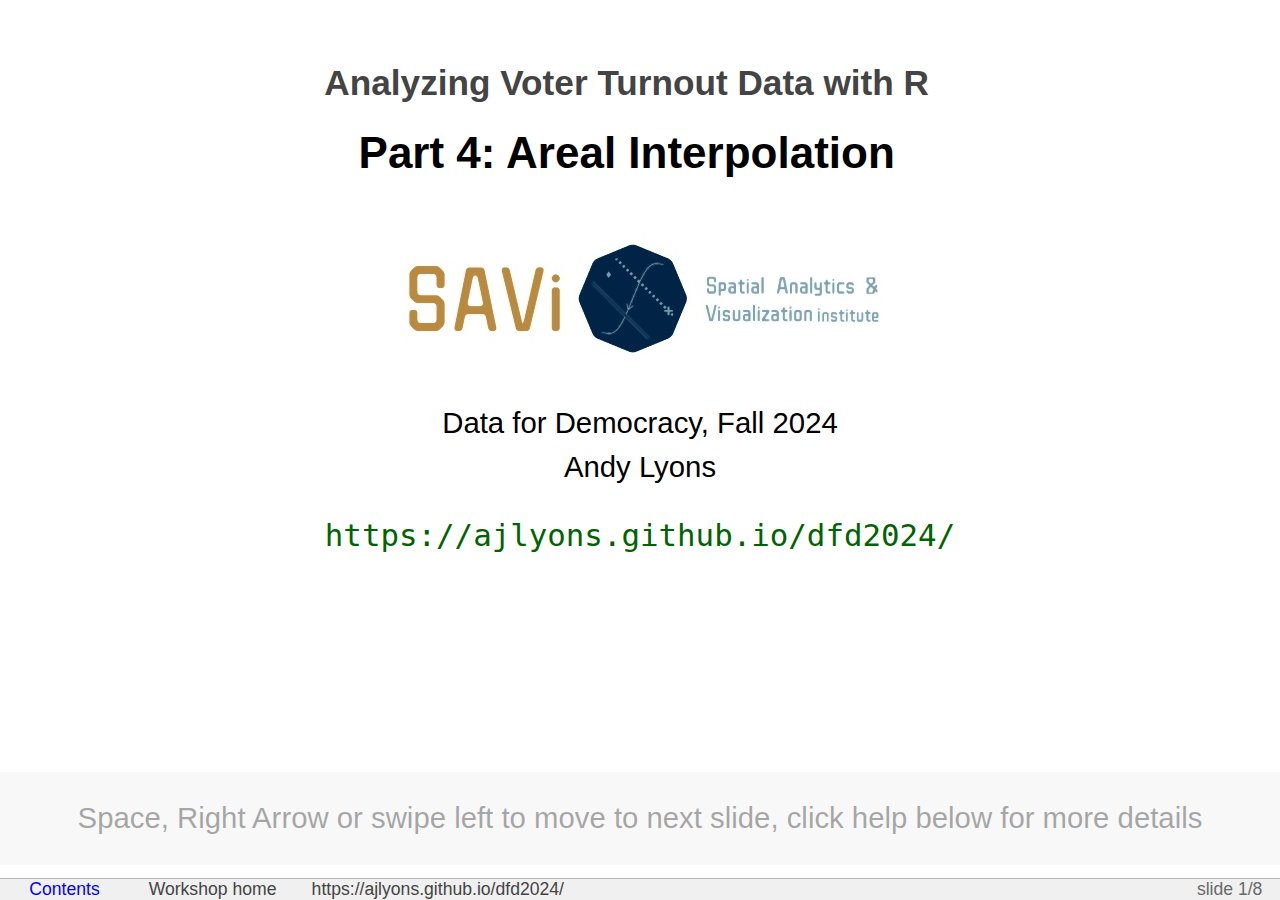
<file: slides/slides_04.html>
<?xml version="1.0" encoding="utf-8"?>
<!DOCTYPE html PUBLIC "-//W3C//DTD XHTML 1.0 Strict//EN"
 "http://www.w3.org/TR/xhtml1/DTD/xhtml1-strict.dtd">
<html xmlns="http://www.w3.org/1999/xhtml">
<head>
  <meta http-equiv="Content-Type" content="text/html; charset=utf-8" />
  <meta http-equiv="Content-Style-Type" content="text/css" />
  <meta name="generator" content="pandoc" />
  <meta name="author" content=" Data for Democracy, Fall 2024 Andy Lyons" />
  <meta name="copyright" content="<a href='../index.html' style='color:#444; margin-left:2em;'>Workshop home</a><a href='https://ajlyons.github.io/dfd2024/' style='color:#444; margin-left:2em;'>https://ajlyons.github.io/dfd2024/</a>"/>
  <title>DFD Pt4</title>
  <style type="text/css">
    code{white-space: pre-wrap;}
    span.smallcaps{font-variant: small-caps;}
    span.underline{text-decoration: underline;}
    div.column{display: inline-block; vertical-align: top; width: 50%;}
    div.hanging-indent{margin-left: 1.5em; text-indent: -1.5em;}
    ul.task-list{list-style: none;}
              </style>
  <script src="lib/header-attrs-2.27/header-attrs.js"></script>
  <link href="lib/slidy-2/styles/slidy.css" rel="stylesheet" />
  <script src="lib/slidy-2/scripts/slidy.js"></script>
  <script src="lib/slidy_shiny-1/slidy_shiny.js"></script>
  <link rel="stylesheet" type="text/css" media="screen, projection, print"
   href="slidy2022.css" />
</head>
<body>
<div class="slide titlepage">
  <h1 class="title">Analyzing Voter Turnout Data with R</h1>
  <h1 class="subtitle">Part 4: Areal Interpolation</h1>
  <p class="author">
<img src='images/savi-logo_500x130.jpg' style='width:500px; height:130px; margin-top:0.5em; margin-bottom:1em;'/><br/>Data
for Democracy, Fall 2024<br/>Andy Lyons
  </p>
  <p class="date"><a href='https://ajlyons.github.io/dfd2024/' style='color:darkgreen; font-size:105%; font-family:monospace;'>https://ajlyons.github.io/dfd2024/</a></p>
</div>
<div class="slide section level1">

<script>
w3c_slidy.mouse_click_enabled = false;
</script>
<p><br />
</p>
<p><br />
</p>
<p><img src="images/postit_bg-trans_with-note_320x320.png"
style="display:block; margin:1em auto; border:none;" /></p>
<p><br />
</p>
</div>
<div id="outline" class="slide section level1">
<h1>Outline</h1>
<div class="compact">
<ul>
<li>Areal interpolation</li>
<li><span class="exercise">Exercise 4. Areal Interpolation</span></li>
</ul>
</div>
<p><br />
</p>
</div>
<div id="areal-interpolation" class="slide section level1">
<h1>Areal Interpolation</h1>
<div style="margin:0 4em; font-size:120%; font-style:italic;">
<p>Areal interpolation is the process making estimates from a source set
of polygons to an overlapping but incongruent set of target
polygons.</p>
</div>
<center>
<img src="images/areal-interpolation_600x240.png" />
</center>
<div class="infobox">
<p>Also called <em>spatial resampling</em>.</p>
<p>The interpolated values are typically <strong>counts</strong> or
<strong>percentages</strong>.</p>
<p>Resampling requires an assumption about the distribution of values
within the source polygons (i.e., uniformly distributed).</p>
</div>
<p><br />
</p>
</div>
<div id="areal" class="slide section level1">
<h1><code>areal</code></h1>
<p><img src="images/areal_logo_144x160.png"
style="float:right;" /></p>
<p><a
href="https://chris-prener.github.io/areal/"><code>areal</code></a>
(Chris Prener) is an R package tailored to perform areal
interpolation.</p>
<p><br />
</p>
<h2 id="highlights">Highlights</h2>
<div class="indented2 li-single">
<ul>
<li>provides a single function that performs the entire workflow
<ul>
<li>arguments allow you to specify methodological details<br />
</li>
</ul></li>
<li>tidyverse and sf friendly<br />
</li>
<li>additional functions for power-users who want to go
step-by-step<br />
</li>
<li>good vignettes on data preparation and methodology<br />
</li>
<li>peer reviewed paper</li>
</ul>
</div>
<div class="infobox">
<p>For population weighted areal interpolation (i.e., Binary dasymetric
method), see <a
href="https://walker-data.com/tidycensus/reference/interpolate_pw.html">tidycensus::interpolate_pw()</a>.</p>
</div>
<h2 id="input-data">Input Data</h2>
<div class="indented2">
<p><strong>Source</strong> - sf polygon object, preferably projected,
with column(s) that you want estimated for the target polygons.</p>
<p><strong>Target</strong> - sf polygon object, same CRS as the
source.</p>
<p>Source and target polygons should <strong>overlap</strong>.</p>
</div>
<p><br />
</p>
<div class="protip">
<p>The source and target layer should both have a <strong>column with
unique values</strong> (i.e., primary key)</p>
<p>Don’t include <strong>extraneous columns</strong> in the source that
you don’t need in the target</p>
<p>Use <strong><code>ar_validate()</code></strong> to validate that your
source and target objects are ready-to-go</p>
</div>
<p><br />
</p>
</div>
<div id="aw_interpolate" class="slide section level1">
<h1><code>aw_interpolate()</code></h1>
<p>The main function in <code>areal</code> is:</p>
<div class="indented1">
<p><code>aw_interpolate(.data, tid, source, sid, extensive, intensive, weight, output)</code></p>
</div>
<div class="indented2">
<ul>
<li><code>.data</code> - the target sf object</li>
<li><code>tid</code> - a field in the target dataset with unique
values</li>
<li><code>source</code> - the source sf object</li>
<li><code>sid</code> - a field in the source dataset with unique
values</li>
<li><code>extensive</code> - column(s) in the source that you want to
interpolate and contain <strong>count</strong> data</li>
<li><code>intensive</code> - column(s) in the source that you want to
interpolate and contain <strong>proportion</strong> or
<strong>density</strong> data</li>
<li><code>weight</code> - should be <code>"sum"</code> or
<code>"total"</code></li>
<li><code>output</code> - either <code>"sf"</code> or
<code>"tibble"</code></li>
</ul>
</div>
<p><br />
</p>
<div class="protip">
<p>If the source and target polygons overlap completely (excluding small
insignificant differences), use
<strong><code>weight = 'sum'</code></strong>.</p>
<p>If the source and target polygons don’t cover the same area, use
<strong><code>weight = 'total'</code></strong>.</p>
</div>
</div>
<div id="words-of-wisdom" class="slide section level1">
<h1>Words of Wisdom</h1>
<table style='max-width:640px; margin:0 auto; border:none;'><tr style='vertical-align:middle;'><td><img src='[data-uri]' style='width:209px; height:240px; box-shadow:none; border-radius:0;'></img></td><td style='text-align:center; font-size:100%; font-style:normal; font-family:Comic Sans MS, Comic Sans, cursive; line-height:180%; padding:1em; color:black;'>The path of areal interpolation, more work and assumptions you carry. Follow only if you must.</td></tr></table>
<p>Make sure you really have to do your own areal interpolation.</p>
<p>The Census Bureau summarizes a lot of census data by a lot of
geographies.</p>
<p>Other data publishers commonly summarize their data by census
enumeration areas and administrative boundaries.</p>
<p><img src="images/census_areas_diagram_771x646.png"
style="display:block; margin:1em auto;" /></p>
<p><br />
</p>
</div>
<div id="exercise-4-areal-interpolation" class="slide section level1">
<h1>Exercise 4: Areal Interpolation</h1>
<p>In this exercise, we will:</p>
<div class="indented1 compact">
<ol style="list-style-type: decimal">
<li>import the 2020 voting tabulation districts (VTDs) for Camden County
NJ from a Shapefile<br />
</li>
<li>import a CSV with voter turnout data from the 2020 primary
election<br />
</li>
<li>join the tabular voter turnout data to the VTD polygons<br />
</li>
<li>save the data to disk (for use in other exercises)<br />
</li>
<li>map the voter turnout for the July 2020 primary<br />
</li>
<li>reshape the attribute table from a wide to long format<br />
</li>
<li>create facet maps (i.e., one map for each subset of the data)</li>
</ol>
</div>
<p><br />
</p>
<div style="text-align:center; font-family:monospace; font-size:150%;">
<p><a
href="https://posit.cloud/content/8521414">https://posit.cloud/content/8521414</a></p>
</div>
</div>

  <!-- dynamically load mathjax for compatibility with self-contained -->
  <script>
    (function () {
      var script = document.createElement("script");
      script.type = "text/javascript";
      script.src  = "https://mathjax.rstudio.com/latest/MathJax.js?config=TeX-AMS-MML_HTMLorMML";
      document.getElementsByTagName("head")[0].appendChild(script);
    })();
  </script>

</body>
</html>
</file>
<file: exercises/exercise01_import-geometries_files/libs/quarto-html/tippy.css>
.tippy-box[data-animation=fade][data-state=hidden]{opacity:0}[data-tippy-root]{max-width:calc(100vw - 10px)}.tippy-box{position:relative;background-color:#333;color:#fff;border-radius:4px;font-size:14px;line-height:1.4;white-space:normal;outline:0;transition-property:transform,visibility,opacity}.tippy-box[data-placement^=top]>.tippy-arrow{bottom:0}.tippy-box[data-placement^=top]>.tippy-arrow:before{bottom:-7px;left:0;border-width:8px 8px 0;border-top-color:initial;transform-origin:center top}.tippy-box[data-placement^=bottom]>.tippy-arrow{top:0}.tippy-box[data-placement^=bottom]>.tippy-arrow:before{top:-7px;left:0;border-width:0 8px 8px;border-bottom-color:initial;transform-origin:center bottom}.tippy-box[data-placement^=left]>.tippy-arrow{right:0}.tippy-box[data-placement^=left]>.tippy-arrow:before{border-width:8px 0 8px 8px;border-left-color:initial;right:-7px;transform-origin:center left}.tippy-box[data-placement^=right]>.tippy-arrow{left:0}.tippy-box[data-placement^=right]>.tippy-arrow:before{left:-7px;border-width:8px 8px 8px 0;border-right-color:initial;transform-origin:center right}.tippy-box[data-inertia][data-state=visible]{transition-timing-function:cubic-bezier(.54,1.5,.38,1.11)}.tippy-arrow{width:16px;height:16px;color:#333}.tippy-arrow:before{content:"";position:absolute;border-color:transparent;border-style:solid}.tippy-content{position:relative;padding:5px 9px;z-index:1}
</file>
<file: exercises/exercise01_import-geometries_files/libs/quarto-html/quarto-syntax-highlighting.css>
/* quarto syntax highlight colors */
:root {
  --quarto-hl-ot-color: #003B4F;
  --quarto-hl-at-color: #657422;
  --quarto-hl-ss-color: #20794D;
  --quarto-hl-an-color: #5E5E5E;
  --quarto-hl-fu-color: #4758AB;
  --quarto-hl-st-color: #20794D;
  --quarto-hl-cf-color: #003B4F;
  --quarto-hl-op-color: #5E5E5E;
  --quarto-hl-er-color: #AD0000;
  --quarto-hl-bn-color: #AD0000;
  --quarto-hl-al-color: #AD0000;
  --quarto-hl-va-color: #111111;
  --quarto-hl-bu-color: inherit;
  --quarto-hl-ex-color: inherit;
  --quarto-hl-pp-color: #AD0000;
  --quarto-hl-in-color: #5E5E5E;
  --quarto-hl-vs-color: #20794D;
  --quarto-hl-wa-color: #5E5E5E;
  --quarto-hl-do-color: #5E5E5E;
  --quarto-hl-im-color: #00769E;
  --quarto-hl-ch-color: #20794D;
  --quarto-hl-dt-color: #AD0000;
  --quarto-hl-fl-color: #AD0000;
  --quarto-hl-co-color: #5E5E5E;
  --quarto-hl-cv-color: #5E5E5E;
  --quarto-hl-cn-color: #8f5902;
  --quarto-hl-sc-color: #5E5E5E;
  --quarto-hl-dv-color: #AD0000;
  --quarto-hl-kw-color: #003B4F;
}

/* other quarto variables */
:root {
  --quarto-font-monospace: SFMono-Regular, Menlo, Monaco, Consolas, "Liberation Mono", "Courier New", monospace;
}

pre > code.sourceCode > span {
  color: #003B4F;
}

code span {
  color: #003B4F;
}

code.sourceCode > span {
  color: #003B4F;
}

div.sourceCode,
div.sourceCode pre.sourceCode {
  color: #003B4F;
}

code span.ot {
  color: #003B4F;
  font-style: inherit;
}

code span.at {
  color: #657422;
  font-style: inherit;
}

code span.ss {
  color: #20794D;
  font-style: inherit;
}

code span.an {
  color: #5E5E5E;
  font-style: inherit;
}

code span.fu {
  color: #4758AB;
  font-style: inherit;
}

code span.st {
  color: #20794D;
  font-style: inherit;
}

code span.cf {
  color: #003B4F;
  font-weight: bold;
  font-style: inherit;
}

code span.op {
  color: #5E5E5E;
  font-style: inherit;
}

code span.er {
  color: #AD0000;
  font-style: inherit;
}

code span.bn {
  color: #AD0000;
  font-style: inherit;
}

code span.al {
  color: #AD0000;
  font-style: inherit;
}

code span.va {
  color: #111111;
  font-style: inherit;
}

code span.bu {
  font-style: inherit;
}

code span.ex {
  font-style: inherit;
}

code span.pp {
  color: #AD0000;
  font-style: inherit;
}

code span.in {
  color: #5E5E5E;
  font-style: inherit;
}

code span.vs {
  color: #20794D;
  font-style: inherit;
}

code span.wa {
  color: #5E5E5E;
  font-style: italic;
}

code span.do {
  color: #5E5E5E;
  font-style: italic;
}

code span.im {
  color: #00769E;
  font-style: inherit;
}

code span.ch {
  color: #20794D;
  font-style: inherit;
}

code span.dt {
  color: #AD0000;
  font-style: inherit;
}

code span.fl {
  color: #AD0000;
  font-style: inherit;
}

code span.co {
  color: #5E5E5E;
  font-style: inherit;
}

code span.cv {
  color: #5E5E5E;
  font-style: italic;
}

code span.cn {
  color: #8f5902;
  font-style: inherit;
}

code span.sc {
  color: #5E5E5E;
  font-style: inherit;
}

code span.dv {
  color: #AD0000;
  font-style: inherit;
}

code span.kw {
  color: #003B4F;
  font-weight: bold;
  font-style: inherit;
}

.prevent-inlining {
  content: "</";
}

/*# sourceMappingURL=debc5d5d77c3f9108843748ff7464032.css.map */
</file>
<file: exercises/exercise01_import-geometries_files/libs/pagedtable-1.1/css/pagedtable.css>
.pagedtable {
  overflow: auto;
  padding-left: 8px;
  padding-right: 8px;
}

.pagedtable-wrapper {
  border: 1px solid #ccc;
  border-radius: 4px;
  margin-bottom: 10px;
}

.pagedtable table {
  width: 100%;
  max-width: 100%;
  margin: 0;
}

.pagedtable th {
  padding: 0 5px 0 5px;
  border: none;
  border-bottom: 2px solid #dddddd;

  min-width: 45px;
}

.pagedtable-empty th {
  display: none;
}

.pagedtable td {
  padding: 0 4px 0 4px;
}

.pagedtable .even {
  background-color: rgba(140, 140, 140, 0.1);
}

.pagedtable-padding-col {
  display: none;
}

.pagedtable a {
  -webkit-touch-callout: none;
  -webkit-user-select: none;
  -khtml-user-select: none;
  -moz-user-select: none;
  -ms-user-select: none;
  user-select: none;
}

.pagedtable-index-nav {
  cursor: pointer;
  padding: 0 5px 0 5px;
  float: right;
  border: 0;
}

.pagedtable-index-nav-disabled {
  cursor: default;
  text-decoration: none;
  color: #999;
}

a.pagedtable-index-nav-disabled:hover {
  text-decoration: none;
  color: #999;
}

.pagedtable-indexes {
  cursor: pointer;
  float: right;
  border: 0;
}

.pagedtable-index-current {
  cursor: default;
  text-decoration: none;
  font-weight: bold;
  color: #333;
  border: 0;
}

a.pagedtable-index-current:hover {
  text-decoration: none;
  font-weight: bold;
  color: #333;
}

.pagedtable-index {
  width: 30px;
  display: inline-block;
  text-align: center;
  border: 0;
}

.pagedtable-index-separator-left {
  display: inline-block;
  color: #333;
  font-size: 9px;
  padding: 0 0 0 0;
  cursor: default;
}

.pagedtable-index-separator-right {
  display: inline-block;
  color: #333;
  font-size: 9px;
  padding: 0 4px 0 0;
  cursor: default;
}

.pagedtable-footer {
  padding-top: 4px;
  padding-bottom: 5px;
}

.pagedtable-not-empty .pagedtable-footer {
  border-top: 2px solid #dddddd;
}

.pagedtable-info {
  overflow: hidden;
  color: #999;
  white-space: nowrap;
  text-overflow: ellipsis;
}

.pagedtable-header-name {
  overflow: hidden;
  text-overflow: ellipsis;
}

.pagedtable-header-type {
  color: #999;
  font-weight: 400;
}

.pagedtable-na-cell {
  font-style: italic;
  opacity: 0.3;
}
</file>
<file: exercises/exercise02_import-voter-turnout_files/libs/quarto-html/tippy.css>
.tippy-box[data-animation=fade][data-state=hidden]{opacity:0}[data-tippy-root]{max-width:calc(100vw - 10px)}.tippy-box{position:relative;background-color:#333;color:#fff;border-radius:4px;font-size:14px;line-height:1.4;white-space:normal;outline:0;transition-property:transform,visibility,opacity}.tippy-box[data-placement^=top]>.tippy-arrow{bottom:0}.tippy-box[data-placement^=top]>.tippy-arrow:before{bottom:-7px;left:0;border-width:8px 8px 0;border-top-color:initial;transform-origin:center top}.tippy-box[data-placement^=bottom]>.tippy-arrow{top:0}.tippy-box[data-placement^=bottom]>.tippy-arrow:before{top:-7px;left:0;border-width:0 8px 8px;border-bottom-color:initial;transform-origin:center bottom}.tippy-box[data-placement^=left]>.tippy-arrow{right:0}.tippy-box[data-placement^=left]>.tippy-arrow:before{border-width:8px 0 8px 8px;border-left-color:initial;right:-7px;transform-origin:center left}.tippy-box[data-placement^=right]>.tippy-arrow{left:0}.tippy-box[data-placement^=right]>.tippy-arrow:before{left:-7px;border-width:8px 8px 8px 0;border-right-color:initial;transform-origin:center right}.tippy-box[data-inertia][data-state=visible]{transition-timing-function:cubic-bezier(.54,1.5,.38,1.11)}.tippy-arrow{width:16px;height:16px;color:#333}.tippy-arrow:before{content:"";position:absolute;border-color:transparent;border-style:solid}.tippy-content{position:relative;padding:5px 9px;z-index:1}
</file>
<file: exercises/exercise02_import-voter-turnout_files/libs/quarto-html/quarto-syntax-highlighting.css>
/* quarto syntax highlight colors */
:root {
  --quarto-hl-ot-color: #003B4F;
  --quarto-hl-at-color: #657422;
  --quarto-hl-ss-color: #20794D;
  --quarto-hl-an-color: #5E5E5E;
  --quarto-hl-fu-color: #4758AB;
  --quarto-hl-st-color: #20794D;
  --quarto-hl-cf-color: #003B4F;
  --quarto-hl-op-color: #5E5E5E;
  --quarto-hl-er-color: #AD0000;
  --quarto-hl-bn-color: #AD0000;
  --quarto-hl-al-color: #AD0000;
  --quarto-hl-va-color: #111111;
  --quarto-hl-bu-color: inherit;
  --quarto-hl-ex-color: inherit;
  --quarto-hl-pp-color: #AD0000;
  --quarto-hl-in-color: #5E5E5E;
  --quarto-hl-vs-color: #20794D;
  --quarto-hl-wa-color: #5E5E5E;
  --quarto-hl-do-color: #5E5E5E;
  --quarto-hl-im-color: #00769E;
  --quarto-hl-ch-color: #20794D;
  --quarto-hl-dt-color: #AD0000;
  --quarto-hl-fl-color: #AD0000;
  --quarto-hl-co-color: #5E5E5E;
  --quarto-hl-cv-color: #5E5E5E;
  --quarto-hl-cn-color: #8f5902;
  --quarto-hl-sc-color: #5E5E5E;
  --quarto-hl-dv-color: #AD0000;
  --quarto-hl-kw-color: #003B4F;
}

/* other quarto variables */
:root {
  --quarto-font-monospace: SFMono-Regular, Menlo, Monaco, Consolas, "Liberation Mono", "Courier New", monospace;
}

pre > code.sourceCode > span {
  color: #003B4F;
}

code span {
  color: #003B4F;
}

code.sourceCode > span {
  color: #003B4F;
}

div.sourceCode,
div.sourceCode pre.sourceCode {
  color: #003B4F;
}

code span.ot {
  color: #003B4F;
  font-style: inherit;
}

code span.at {
  color: #657422;
  font-style: inherit;
}

code span.ss {
  color: #20794D;
  font-style: inherit;
}

code span.an {
  color: #5E5E5E;
  font-style: inherit;
}

code span.fu {
  color: #4758AB;
  font-style: inherit;
}

code span.st {
  color: #20794D;
  font-style: inherit;
}

code span.cf {
  color: #003B4F;
  font-weight: bold;
  font-style: inherit;
}

code span.op {
  color: #5E5E5E;
  font-style: inherit;
}

code span.er {
  color: #AD0000;
  font-style: inherit;
}

code span.bn {
  color: #AD0000;
  font-style: inherit;
}

code span.al {
  color: #AD0000;
  font-style: inherit;
}

code span.va {
  color: #111111;
  font-style: inherit;
}

code span.bu {
  font-style: inherit;
}

code span.ex {
  font-style: inherit;
}

code span.pp {
  color: #AD0000;
  font-style: inherit;
}

code span.in {
  color: #5E5E5E;
  font-style: inherit;
}

code span.vs {
  color: #20794D;
  font-style: inherit;
}

code span.wa {
  color: #5E5E5E;
  font-style: italic;
}

code span.do {
  color: #5E5E5E;
  font-style: italic;
}

code span.im {
  color: #00769E;
  font-style: inherit;
}

code span.ch {
  color: #20794D;
  font-style: inherit;
}

code span.dt {
  color: #AD0000;
  font-style: inherit;
}

code span.fl {
  color: #AD0000;
  font-style: inherit;
}

code span.co {
  color: #5E5E5E;
  font-style: inherit;
}

code span.cv {
  color: #5E5E5E;
  font-style: italic;
}

code span.cn {
  color: #8f5902;
  font-style: inherit;
}

code span.sc {
  color: #5E5E5E;
  font-style: inherit;
}

code span.dv {
  color: #AD0000;
  font-style: inherit;
}

code span.kw {
  color: #003B4F;
  font-weight: bold;
  font-style: inherit;
}

.prevent-inlining {
  content: "</";
}

/*# sourceMappingURL=debc5d5d77c3f9108843748ff7464032.css.map */
</file>
<file: exercises/exercise02_import-voter-turnout_files/libs/lightable-0.0.1/lightable.css>
/*!
 * lightable v0.0.1
 * Copyright 2020 Hao Zhu
 * Licensed under MIT (https://github.com/haozhu233/kableExtra/blob/master/LICENSE)
 */

.lightable-minimal {
  border-collapse: separate;
  border-spacing: 16px 1px;
  width: 100%;
  margin-bottom: 10px;
}

.lightable-minimal td {
  margin-left: 5px;
  margin-right: 5px;
}

.lightable-minimal th {
  margin-left: 5px;
  margin-right: 5px;
}

.lightable-minimal thead tr:last-child th {
  border-bottom: 2px solid #00000050;
  empty-cells: hide;

}

.lightable-minimal tbody tr:first-child td {
  padding-top: 0.5em;
}

.lightable-minimal.lightable-hover tbody tr:hover {
  background-color: #f5f5f5;
}

.lightable-minimal.lightable-striped tbody tr:nth-child(even) {
  background-color: #f5f5f5;
}

.lightable-classic {
  border-top: 0.16em solid #111111;
  border-bottom: 0.16em solid #111111;
  width: 100%;
  margin-bottom: 10px;
  margin: 10px 5px;
}

.lightable-classic tfoot tr td {
  border: 0;
}

.lightable-classic tfoot tr:first-child td {
  border-top: 0.14em solid #111111;
}

.lightable-classic caption {
  color: #222222;
}

.lightable-classic td {
  padding-left: 5px;
  padding-right: 5px;
  color: #222222;
}

.lightable-classic th {
  padding-left: 5px;
  padding-right: 5px;
  font-weight: normal;
  color: #222222;
}

.lightable-classic thead tr:last-child th {
  border-bottom: 0.10em solid #111111;
}

.lightable-classic.lightable-hover tbody tr:hover {
  background-color: #F9EEC1;
}

.lightable-classic.lightable-striped tbody tr:nth-child(even) {
  background-color: #f5f5f5;
}

.lightable-classic-2 {
  border-top: 3px double #111111;
  border-bottom: 3px double #111111;
  width: 100%;
  margin-bottom: 10px;
}

.lightable-classic-2 tfoot tr td {
  border: 0;
}

.lightable-classic-2 tfoot tr:first-child td {
  border-top: 3px double #111111;
}

.lightable-classic-2 caption {
  color: #222222;
}

.lightable-classic-2 td {
  padding-left: 5px;
  padding-right: 5px;
  color: #222222;
}

.lightable-classic-2 th {
  padding-left: 5px;
  padding-right: 5px;
  font-weight: normal;
  color: #222222;
}

.lightable-classic-2 tbody tr:last-child td {
  border-bottom: 3px double #111111;
}

.lightable-classic-2 thead tr:last-child th {
  border-bottom: 1px solid #111111;
}

.lightable-classic-2.lightable-hover tbody tr:hover {
  background-color: #F9EEC1;
}

.lightable-classic-2.lightable-striped tbody tr:nth-child(even) {
  background-color: #f5f5f5;
}

.lightable-material {
  min-width: 100%;
  white-space: nowrap;
  table-layout: fixed;
  font-family: Roboto, sans-serif;
  border: 1px solid #EEE;
  border-collapse: collapse;
  margin-bottom: 10px;
}

.lightable-material tfoot tr td {
  border: 0;
}

.lightable-material tfoot tr:first-child td {
  border-top: 1px solid #EEE;
}

.lightable-material th {
  height: 56px;
  padding-left: 16px;
  padding-right: 16px;
}

.lightable-material td {
  height: 52px;
  padding-left: 16px;
  padding-right: 16px;
  border-top: 1px solid #eeeeee;
}

.lightable-material.lightable-hover tbody tr:hover {
  background-color: #f5f5f5;
}

.lightable-material.lightable-striped tbody tr:nth-child(even) {
  background-color: #f5f5f5;
}

.lightable-material.lightable-striped tbody td {
  border: 0;
}

.lightable-material.lightable-striped thead tr:last-child th {
  border-bottom: 1px solid #ddd;
}

.lightable-material-dark {
  min-width: 100%;
  white-space: nowrap;
  table-layout: fixed;
  font-family: Roboto, sans-serif;
  border: 1px solid #FFFFFF12;
  border-collapse: collapse;
  margin-bottom: 10px;
  background-color: #363640;
}

.lightable-material-dark tfoot tr td {
  border: 0;
}

.lightable-material-dark tfoot tr:first-child td {
  border-top: 1px solid #FFFFFF12;
}

.lightable-material-dark th {
  height: 56px;
  padding-left: 16px;
  padding-right: 16px;
  color: #FFFFFF60;
}

.lightable-material-dark td {
  height: 52px;
  padding-left: 16px;
  padding-right: 16px;
  color: #FFFFFF;
  border-top: 1px solid #FFFFFF12;
}

.lightable-material-dark.lightable-hover tbody tr:hover {
  background-color: #FFFFFF12;
}

.lightable-material-dark.lightable-striped tbody tr:nth-child(even) {
  background-color: #FFFFFF12;
}

.lightable-material-dark.lightable-striped tbody td {
  border: 0;
}

.lightable-material-dark.lightable-striped thead tr:last-child th {
  border-bottom: 1px solid #FFFFFF12;
}

.lightable-paper {
  width: 100%;
  margin-bottom: 10px;
  color: #444;
}

.lightable-paper tfoot tr td {
  border: 0;
}

.lightable-paper tfoot tr:first-child td {
  border-top: 1px solid #00000020;
}

.lightable-paper thead tr:last-child th {
  color: #666;
  vertical-align: bottom;
  border-bottom: 1px solid #00000020;
  line-height: 1.15em;
  padding: 10px 5px;
}

.lightable-paper td {
  vertical-align: middle;
  border-bottom: 1px solid #00000010;
  line-height: 1.15em;
  padding: 7px 5px;
}

.lightable-paper.lightable-hover tbody tr:hover {
  background-color: #F9EEC1;
}

.lightable-paper.lightable-striped tbody tr:nth-child(even) {
  background-color: #00000008;
}

.lightable-paper.lightable-striped tbody td {
  border: 0;
}
</file>
<file: exercises/exercise02_import-voter-turnout_files/libs/pagedtable-1.1/css/pagedtable.css>
.pagedtable {
  overflow: auto;
  padding-left: 8px;
  padding-right: 8px;
}

.pagedtable-wrapper {
  border: 1px solid #ccc;
  border-radius: 4px;
  margin-bottom: 10px;
}

.pagedtable table {
  width: 100%;
  max-width: 100%;
  margin: 0;
}

.pagedtable th {
  padding: 0 5px 0 5px;
  border: none;
  border-bottom: 2px solid #dddddd;

  min-width: 45px;
}

.pagedtable-empty th {
  display: none;
}

.pagedtable td {
  padding: 0 4px 0 4px;
}

.pagedtable .even {
  background-color: rgba(140, 140, 140, 0.1);
}

.pagedtable-padding-col {
  display: none;
}

.pagedtable a {
  -webkit-touch-callout: none;
  -webkit-user-select: none;
  -khtml-user-select: none;
  -moz-user-select: none;
  -ms-user-select: none;
  user-select: none;
}

.pagedtable-index-nav {
  cursor: pointer;
  padding: 0 5px 0 5px;
  float: right;
  border: 0;
}

.pagedtable-index-nav-disabled {
  cursor: default;
  text-decoration: none;
  color: #999;
}

a.pagedtable-index-nav-disabled:hover {
  text-decoration: none;
  color: #999;
}

.pagedtable-indexes {
  cursor: pointer;
  float: right;
  border: 0;
}

.pagedtable-index-current {
  cursor: default;
  text-decoration: none;
  font-weight: bold;
  color: #333;
  border: 0;
}

a.pagedtable-index-current:hover {
  text-decoration: none;
  font-weight: bold;
  color: #333;
}

.pagedtable-index {
  width: 30px;
  display: inline-block;
  text-align: center;
  border: 0;
}

.pagedtable-index-separator-left {
  display: inline-block;
  color: #333;
  font-size: 9px;
  padding: 0 0 0 0;
  cursor: default;
}

.pagedtable-index-separator-right {
  display: inline-block;
  color: #333;
  font-size: 9px;
  padding: 0 4px 0 0;
  cursor: default;
}

.pagedtable-footer {
  padding-top: 4px;
  padding-bottom: 5px;
}

.pagedtable-not-empty .pagedtable-footer {
  border-top: 2px solid #dddddd;
}

.pagedtable-info {
  overflow: hidden;
  color: #999;
  white-space: nowrap;
  text-overflow: ellipsis;
}

.pagedtable-header-name {
  overflow: hidden;
  text-overflow: ellipsis;
}

.pagedtable-header-type {
  color: #999;
  font-weight: 400;
}

.pagedtable-na-cell {
  font-style: italic;
  opacity: 0.3;
}
</file>
<file: exercises/exercise03_import-census-data_files/libs/quarto-html/tippy.css>
.tippy-box[data-animation=fade][data-state=hidden]{opacity:0}[data-tippy-root]{max-width:calc(100vw - 10px)}.tippy-box{position:relative;background-color:#333;color:#fff;border-radius:4px;font-size:14px;line-height:1.4;white-space:normal;outline:0;transition-property:transform,visibility,opacity}.tippy-box[data-placement^=top]>.tippy-arrow{bottom:0}.tippy-box[data-placement^=top]>.tippy-arrow:before{bottom:-7px;left:0;border-width:8px 8px 0;border-top-color:initial;transform-origin:center top}.tippy-box[data-placement^=bottom]>.tippy-arrow{top:0}.tippy-box[data-placement^=bottom]>.tippy-arrow:before{top:-7px;left:0;border-width:0 8px 8px;border-bottom-color:initial;transform-origin:center bottom}.tippy-box[data-placement^=left]>.tippy-arrow{right:0}.tippy-box[data-placement^=left]>.tippy-arrow:before{border-width:8px 0 8px 8px;border-left-color:initial;right:-7px;transform-origin:center left}.tippy-box[data-placement^=right]>.tippy-arrow{left:0}.tippy-box[data-placement^=right]>.tippy-arrow:before{left:-7px;border-width:8px 8px 8px 0;border-right-color:initial;transform-origin:center right}.tippy-box[data-inertia][data-state=visible]{transition-timing-function:cubic-bezier(.54,1.5,.38,1.11)}.tippy-arrow{width:16px;height:16px;color:#333}.tippy-arrow:before{content:"";position:absolute;border-color:transparent;border-style:solid}.tippy-content{position:relative;padding:5px 9px;z-index:1}
</file>
<file: exercises/exercise03_import-census-data_files/libs/quarto-html/quarto-syntax-highlighting.css>
/* quarto syntax highlight colors */
:root {
  --quarto-hl-ot-color: #003B4F;
  --quarto-hl-at-color: #657422;
  --quarto-hl-ss-color: #20794D;
  --quarto-hl-an-color: #5E5E5E;
  --quarto-hl-fu-color: #4758AB;
  --quarto-hl-st-color: #20794D;
  --quarto-hl-cf-color: #003B4F;
  --quarto-hl-op-color: #5E5E5E;
  --quarto-hl-er-color: #AD0000;
  --quarto-hl-bn-color: #AD0000;
  --quarto-hl-al-color: #AD0000;
  --quarto-hl-va-color: #111111;
  --quarto-hl-bu-color: inherit;
  --quarto-hl-ex-color: inherit;
  --quarto-hl-pp-color: #AD0000;
  --quarto-hl-in-color: #5E5E5E;
  --quarto-hl-vs-color: #20794D;
  --quarto-hl-wa-color: #5E5E5E;
  --quarto-hl-do-color: #5E5E5E;
  --quarto-hl-im-color: #00769E;
  --quarto-hl-ch-color: #20794D;
  --quarto-hl-dt-color: #AD0000;
  --quarto-hl-fl-color: #AD0000;
  --quarto-hl-co-color: #5E5E5E;
  --quarto-hl-cv-color: #5E5E5E;
  --quarto-hl-cn-color: #8f5902;
  --quarto-hl-sc-color: #5E5E5E;
  --quarto-hl-dv-color: #AD0000;
  --quarto-hl-kw-color: #003B4F;
}

/* other quarto variables */
:root {
  --quarto-font-monospace: SFMono-Regular, Menlo, Monaco, Consolas, "Liberation Mono", "Courier New", monospace;
}

pre > code.sourceCode > span {
  color: #003B4F;
}

code span {
  color: #003B4F;
}

code.sourceCode > span {
  color: #003B4F;
}

div.sourceCode,
div.sourceCode pre.sourceCode {
  color: #003B4F;
}

code span.ot {
  color: #003B4F;
  font-style: inherit;
}

code span.at {
  color: #657422;
  font-style: inherit;
}

code span.ss {
  color: #20794D;
  font-style: inherit;
}

code span.an {
  color: #5E5E5E;
  font-style: inherit;
}

code span.fu {
  color: #4758AB;
  font-style: inherit;
}

code span.st {
  color: #20794D;
  font-style: inherit;
}

code span.cf {
  color: #003B4F;
  font-weight: bold;
  font-style: inherit;
}

code span.op {
  color: #5E5E5E;
  font-style: inherit;
}

code span.er {
  color: #AD0000;
  font-style: inherit;
}

code span.bn {
  color: #AD0000;
  font-style: inherit;
}

code span.al {
  color: #AD0000;
  font-style: inherit;
}

code span.va {
  color: #111111;
  font-style: inherit;
}

code span.bu {
  font-style: inherit;
}

code span.ex {
  font-style: inherit;
}

code span.pp {
  color: #AD0000;
  font-style: inherit;
}

code span.in {
  color: #5E5E5E;
  font-style: inherit;
}

code span.vs {
  color: #20794D;
  font-style: inherit;
}

code span.wa {
  color: #5E5E5E;
  font-style: italic;
}

code span.do {
  color: #5E5E5E;
  font-style: italic;
}

code span.im {
  color: #00769E;
  font-style: inherit;
}

code span.ch {
  color: #20794D;
  font-style: inherit;
}

code span.dt {
  color: #AD0000;
  font-style: inherit;
}

code span.fl {
  color: #AD0000;
  font-style: inherit;
}

code span.co {
  color: #5E5E5E;
  font-style: inherit;
}

code span.cv {
  color: #5E5E5E;
  font-style: italic;
}

code span.cn {
  color: #8f5902;
  font-style: inherit;
}

code span.sc {
  color: #5E5E5E;
  font-style: inherit;
}

code span.dv {
  color: #AD0000;
  font-style: inherit;
}

code span.kw {
  color: #003B4F;
  font-weight: bold;
  font-style: inherit;
}

.prevent-inlining {
  content: "</";
}

/*# sourceMappingURL=debc5d5d77c3f9108843748ff7464032.css.map */
</file>
<file: exercises/exercise03_import-census-data_files/libs/pagedtable-1.1/css/pagedtable.css>
.pagedtable {
  overflow: auto;
  padding-left: 8px;
  padding-right: 8px;
}

.pagedtable-wrapper {
  border: 1px solid #ccc;
  border-radius: 4px;
  margin-bottom: 10px;
}

.pagedtable table {
  width: 100%;
  max-width: 100%;
  margin: 0;
}

.pagedtable th {
  padding: 0 5px 0 5px;
  border: none;
  border-bottom: 2px solid #dddddd;

  min-width: 45px;
}

.pagedtable-empty th {
  display: none;
}

.pagedtable td {
  padding: 0 4px 0 4px;
}

.pagedtable .even {
  background-color: rgba(140, 140, 140, 0.1);
}

.pagedtable-padding-col {
  display: none;
}

.pagedtable a {
  -webkit-touch-callout: none;
  -webkit-user-select: none;
  -khtml-user-select: none;
  -moz-user-select: none;
  -ms-user-select: none;
  user-select: none;
}

.pagedtable-index-nav {
  cursor: pointer;
  padding: 0 5px 0 5px;
  float: right;
  border: 0;
}

.pagedtable-index-nav-disabled {
  cursor: default;
  text-decoration: none;
  color: #999;
}

a.pagedtable-index-nav-disabled:hover {
  text-decoration: none;
  color: #999;
}

.pagedtable-indexes {
  cursor: pointer;
  float: right;
  border: 0;
}

.pagedtable-index-current {
  cursor: default;
  text-decoration: none;
  font-weight: bold;
  color: #333;
  border: 0;
}

a.pagedtable-index-current:hover {
  text-decoration: none;
  font-weight: bold;
  color: #333;
}

.pagedtable-index {
  width: 30px;
  display: inline-block;
  text-align: center;
  border: 0;
}

.pagedtable-index-separator-left {
  display: inline-block;
  color: #333;
  font-size: 9px;
  padding: 0 0 0 0;
  cursor: default;
}

.pagedtable-index-separator-right {
  display: inline-block;
  color: #333;
  font-size: 9px;
  padding: 0 4px 0 0;
  cursor: default;
}

.pagedtable-footer {
  padding-top: 4px;
  padding-bottom: 5px;
}

.pagedtable-not-empty .pagedtable-footer {
  border-top: 2px solid #dddddd;
}

.pagedtable-info {
  overflow: hidden;
  color: #999;
  white-space: nowrap;
  text-overflow: ellipsis;
}

.pagedtable-header-name {
  overflow: hidden;
  text-overflow: ellipsis;
}

.pagedtable-header-type {
  color: #999;
  font-weight: 400;
}

.pagedtable-na-cell {
  font-style: italic;
  opacity: 0.3;
}
</file>
<file: exercises/exercise04_areal-interpolation_files/libs/quarto-html/tippy.css>
.tippy-box[data-animation=fade][data-state=hidden]{opacity:0}[data-tippy-root]{max-width:calc(100vw - 10px)}.tippy-box{position:relative;background-color:#333;color:#fff;border-radius:4px;font-size:14px;line-height:1.4;white-space:normal;outline:0;transition-property:transform,visibility,opacity}.tippy-box[data-placement^=top]>.tippy-arrow{bottom:0}.tippy-box[data-placement^=top]>.tippy-arrow:before{bottom:-7px;left:0;border-width:8px 8px 0;border-top-color:initial;transform-origin:center top}.tippy-box[data-placement^=bottom]>.tippy-arrow{top:0}.tippy-box[data-placement^=bottom]>.tippy-arrow:before{top:-7px;left:0;border-width:0 8px 8px;border-bottom-color:initial;transform-origin:center bottom}.tippy-box[data-placement^=left]>.tippy-arrow{right:0}.tippy-box[data-placement^=left]>.tippy-arrow:before{border-width:8px 0 8px 8px;border-left-color:initial;right:-7px;transform-origin:center left}.tippy-box[data-placement^=right]>.tippy-arrow{left:0}.tippy-box[data-placement^=right]>.tippy-arrow:before{left:-7px;border-width:8px 8px 8px 0;border-right-color:initial;transform-origin:center right}.tippy-box[data-inertia][data-state=visible]{transition-timing-function:cubic-bezier(.54,1.5,.38,1.11)}.tippy-arrow{width:16px;height:16px;color:#333}.tippy-arrow:before{content:"";position:absolute;border-color:transparent;border-style:solid}.tippy-content{position:relative;padding:5px 9px;z-index:1}
</file>
<file: exercises/exercise04_areal-interpolation_files/libs/quarto-html/quarto-syntax-highlighting.css>
/* quarto syntax highlight colors */
:root {
  --quarto-hl-ot-color: #003B4F;
  --quarto-hl-at-color: #657422;
  --quarto-hl-ss-color: #20794D;
  --quarto-hl-an-color: #5E5E5E;
  --quarto-hl-fu-color: #4758AB;
  --quarto-hl-st-color: #20794D;
  --quarto-hl-cf-color: #003B4F;
  --quarto-hl-op-color: #5E5E5E;
  --quarto-hl-er-color: #AD0000;
  --quarto-hl-bn-color: #AD0000;
  --quarto-hl-al-color: #AD0000;
  --quarto-hl-va-color: #111111;
  --quarto-hl-bu-color: inherit;
  --quarto-hl-ex-color: inherit;
  --quarto-hl-pp-color: #AD0000;
  --quarto-hl-in-color: #5E5E5E;
  --quarto-hl-vs-color: #20794D;
  --quarto-hl-wa-color: #5E5E5E;
  --quarto-hl-do-color: #5E5E5E;
  --quarto-hl-im-color: #00769E;
  --quarto-hl-ch-color: #20794D;
  --quarto-hl-dt-color: #AD0000;
  --quarto-hl-fl-color: #AD0000;
  --quarto-hl-co-color: #5E5E5E;
  --quarto-hl-cv-color: #5E5E5E;
  --quarto-hl-cn-color: #8f5902;
  --quarto-hl-sc-color: #5E5E5E;
  --quarto-hl-dv-color: #AD0000;
  --quarto-hl-kw-color: #003B4F;
}

/* other quarto variables */
:root {
  --quarto-font-monospace: SFMono-Regular, Menlo, Monaco, Consolas, "Liberation Mono", "Courier New", monospace;
}

pre > code.sourceCode > span {
  color: #003B4F;
}

code span {
  color: #003B4F;
}

code.sourceCode > span {
  color: #003B4F;
}

div.sourceCode,
div.sourceCode pre.sourceCode {
  color: #003B4F;
}

code span.ot {
  color: #003B4F;
  font-style: inherit;
}

code span.at {
  color: #657422;
  font-style: inherit;
}

code span.ss {
  color: #20794D;
  font-style: inherit;
}

code span.an {
  color: #5E5E5E;
  font-style: inherit;
}

code span.fu {
  color: #4758AB;
  font-style: inherit;
}

code span.st {
  color: #20794D;
  font-style: inherit;
}

code span.cf {
  color: #003B4F;
  font-weight: bold;
  font-style: inherit;
}

code span.op {
  color: #5E5E5E;
  font-style: inherit;
}

code span.er {
  color: #AD0000;
  font-style: inherit;
}

code span.bn {
  color: #AD0000;
  font-style: inherit;
}

code span.al {
  color: #AD0000;
  font-style: inherit;
}

code span.va {
  color: #111111;
  font-style: inherit;
}

code span.bu {
  font-style: inherit;
}

code span.ex {
  font-style: inherit;
}

code span.pp {
  color: #AD0000;
  font-style: inherit;
}

code span.in {
  color: #5E5E5E;
  font-style: inherit;
}

code span.vs {
  color: #20794D;
  font-style: inherit;
}

code span.wa {
  color: #5E5E5E;
  font-style: italic;
}

code span.do {
  color: #5E5E5E;
  font-style: italic;
}

code span.im {
  color: #00769E;
  font-style: inherit;
}

code span.ch {
  color: #20794D;
  font-style: inherit;
}

code span.dt {
  color: #AD0000;
  font-style: inherit;
}

code span.fl {
  color: #AD0000;
  font-style: inherit;
}

code span.co {
  color: #5E5E5E;
  font-style: inherit;
}

code span.cv {
  color: #5E5E5E;
  font-style: italic;
}

code span.cn {
  color: #8f5902;
  font-style: inherit;
}

code span.sc {
  color: #5E5E5E;
  font-style: inherit;
}

code span.dv {
  color: #AD0000;
  font-style: inherit;
}

code span.kw {
  color: #003B4F;
  font-weight: bold;
  font-style: inherit;
}

.prevent-inlining {
  content: "</";
}

/*# sourceMappingURL=debc5d5d77c3f9108843748ff7464032.css.map */
</file>
<file: exercises/exercise04_areal-interpolation_files/libs/pagedtable-1.1/css/pagedtable.css>
.pagedtable {
  overflow: auto;
  padding-left: 8px;
  padding-right: 8px;
}

.pagedtable-wrapper {
  border: 1px solid #ccc;
  border-radius: 4px;
  margin-bottom: 10px;
}

.pagedtable table {
  width: 100%;
  max-width: 100%;
  margin: 0;
}

.pagedtable th {
  padding: 0 5px 0 5px;
  border: none;
  border-bottom: 2px solid #dddddd;

  min-width: 45px;
}

.pagedtable-empty th {
  display: none;
}

.pagedtable td {
  padding: 0 4px 0 4px;
}

.pagedtable .even {
  background-color: rgba(140, 140, 140, 0.1);
}

.pagedtable-padding-col {
  display: none;
}

.pagedtable a {
  -webkit-touch-callout: none;
  -webkit-user-select: none;
  -khtml-user-select: none;
  -moz-user-select: none;
  -ms-user-select: none;
  user-select: none;
}

.pagedtable-index-nav {
  cursor: pointer;
  padding: 0 5px 0 5px;
  float: right;
  border: 0;
}

.pagedtable-index-nav-disabled {
  cursor: default;
  text-decoration: none;
  color: #999;
}

a.pagedtable-index-nav-disabled:hover {
  text-decoration: none;
  color: #999;
}

.pagedtable-indexes {
  cursor: pointer;
  float: right;
  border: 0;
}

.pagedtable-index-current {
  cursor: default;
  text-decoration: none;
  font-weight: bold;
  color: #333;
  border: 0;
}

a.pagedtable-index-current:hover {
  text-decoration: none;
  font-weight: bold;
  color: #333;
}

.pagedtable-index {
  width: 30px;
  display: inline-block;
  text-align: center;
  border: 0;
}

.pagedtable-index-separator-left {
  display: inline-block;
  color: #333;
  font-size: 9px;
  padding: 0 0 0 0;
  cursor: default;
}

.pagedtable-index-separator-right {
  display: inline-block;
  color: #333;
  font-size: 9px;
  padding: 0 4px 0 0;
  cursor: default;
}

.pagedtable-footer {
  padding-top: 4px;
  padding-bottom: 5px;
}

.pagedtable-not-empty .pagedtable-footer {
  border-top: 2px solid #dddddd;
}

.pagedtable-info {
  overflow: hidden;
  color: #999;
  white-space: nowrap;
  text-overflow: ellipsis;
}

.pagedtable-header-name {
  overflow: hidden;
  text-overflow: ellipsis;
}

.pagedtable-header-type {
  color: #999;
  font-weight: 400;
}

.pagedtable-na-cell {
  font-style: italic;
  opacity: 0.3;
}
</file>
<file: slides/lib/slidy-2/styles/slidy.css>
/* slidy.css

   Copyright (c) 2005-2010 W3C (MIT, ERCIM, Keio), All Rights Reserved.
   W3C liability, trademark, document use and software licensing
   rules apply, see:

   http://www.w3.org/Consortium/Legal/copyright-documents
   http://www.w3.org/Consortium/Legal/copyright-software
*/
body
{
  margin: 0 0 0 0;
  padding: 0 0 0 0;
  width: 100%;
  height: 100%;
  color: black;
  background-color: white;
  font-family: "Gill Sans MT", "Gill Sans", GillSans, sans-serif;
  font-size: 14pt;
}

div.toolbar {
  position: fixed; z-index: 200;
  top: auto; bottom: 0; left: 0; right: 0;
  height: 1.2em; text-align: right;
  padding-left: 1em;
  padding-right: 1em; 
  font-size: 60%;
  color: DimGray;
  background-color: rgb(240,240,240);
  border-top: solid 1px rgb(180,180,180);
}

div.toolbar span.copyright {
  color: DimGray;
  margin-left: 0.5em;
}

div.initial_prompt {
  position: absolute;
  z-index: 1000;
  bottom: 1.2em;
  width: 100%;
  background-color: rgb(200,200,200);
  opacity: 0.35;
  background-color: rgb(200,200,200, 0.35);
  cursor: pointer;
}

div.initial_prompt p.help {
  text-align: center;
}

div.initial_prompt p.close {
  text-align: right;
  font-style: italic;
}

div.slidy_toc {
  position: absolute;
  z-index: 300;
  width: 60%;
  max-width: 30em;
  height: 30em;
  overflow: auto;
  top: auto;
  right: auto;
  left: 4em;
  bottom: 4em;
  padding: 1em;
  background: rgb(240,240,240);
  border-style: solid;
  border-width: 2px;
  font-size: 60%;
}

div.slidy_toc .toc_heading {
  text-align: center;
  width: 100%;
  margin: 0;
  margin-bottom: 1em;
  border-bottom-style: solid;
  border-bottom-color: rgb(180,180,180);
  border-bottom-width: 1px;
}

div.slide {
  z-index: 20;
  margin: 0 0 0 0;
  padding-top: 0;
  padding-bottom: 0;
  padding-left: 20px;
  padding-right: 20px;
  border-width: 0;
  clear: both;
  top: 0;
  bottom: 0;
  left: 0;
  right: 0;
  line-height: 120%;
  background-color: transparent;
}

div.background {
  display: none;
}

div.handout {
  margin-left: 20px;
  margin-right: 20px;
}

div.slide.titlepage {
  text-align: center;
}

div.slide.titlepage h1 {
  padding-top: 10%;
  margin-right: 0;
}

div.slide h1 {
  padding-left: 0;
  padding-right: 20pt;
  padding-top: 4pt;
  padding-bottom: 4pt;
  margin-top: 0;
  margin-left: 0;
  margin-right: 60pt;
  margin-bottom: 0.5em;
  display: block; 
  font-size: 160%;
  line-height: 1.2em;
  background: transparent;
}

@media screen and (max-device-width: 1024px)
{
  div.slide { font-size: 100%; }
}

@media screen and (max-device-width: 800px)
{
  div.slide { font-size: 200%; }
  div.slidy_toc {
    top: 1em;
    left: 1em;
    right: auto;
    width: 80%;
    font-size: 180%;
  }
}

div.toc-heading {
  width: 100%;
  border-bottom: solid 1px rgb(180,180,180);
  margin-bottom: 1em;
  text-align: center;
}

img {
  image-rendering: optimize-quality;
}

pre {
 font-size: 80%;
 font-weight: bold;
 line-height: 120%;
 padding-top: 0.2em;
 padding-bottom: 0.2em;
 padding-left: 1em;
 padding-right: 1em;
 border-style: solid;
 border-left-width: 1em;
 border-top-width: thin;
 border-right-width: thin;
 border-bottom-width: thin;
 border-color: #95ABD0;
 color: #00428C;
 background-color: #E4E5E7;
}

li pre { margin-left: 0; }

blockquote { font-style: italic }

img { background-color: transparent }

p.copyright { font-size: smaller }

.center { text-align: center }
.footnote { font-size: smaller; margin-left: 2em; }

a img { border-width: 0; border-style: none }

a:visited { color: navy }
a:link { color: navy }
a:hover { color: red; text-decoration: underline }
a:active { color: red; text-decoration: underline }

a {text-decoration: none}
.toolbar a:link {color: blue}
.toolbar a:visited {color: blue}
.toolbar a:active {color: red}
.toolbar a:hover {color: red}

ul { list-style-type: square; }
ul ul { list-style-type: disc; }
ul ul ul { list-style-type: circle; }
ul ul ul ul { list-style-type: disc; }
li { margin-left: 0.5em; margin-top: 0.5em; }
li li { font-size: 85%; font-style: italic }
li li li { font-size: 85%; font-style: normal }

div dt
{
  margin-left: 0;
  margin-top: 1em;
  margin-bottom: 0.5em;
  font-weight: bold;
}
div dd
{
  margin-left: 2em;
  margin-bottom: 0.5em;
}


p,pre,ul,ol,blockquote,h2,h3,h4,h5,h6,dl,table {
  margin-left: 1em;
  margin-right: 1em;
}

p.subhead { font-weight: bold; margin-top: 2em; }

.smaller { font-size: smaller }
.bigger { font-size: 130% }

td,th { padding: 0.2em }

ul {
  margin: 0.5em 1.5em 0.5em 1.5em;
  padding: 0;
}

ol {
  margin: 0.5em 1.5em 0.5em 1.5em;
  padding: 0;
}

ul { list-style-type: square; }
ul ul { list-style-type: disc; }
ul ul ul { list-style-type: circle; }
ul ul ul ul { list-style-type: disc; }

ul li { 
  list-style: square;
  margin: 0.1em 0em 0.6em 0;
  padding: 0 0 0 0;
  line-height: 140%;
}

ol li { 
  margin: 0.1em 0em 0.6em 1.5em;
  padding: 0 0 0 0px;
  line-height: 140%;
  list-style-type: decimal;
}

li ul li { 
  font-size: 85%; 
  font-style: italic;
  list-style-type: disc;
  background: transparent;
  padding: 0 0 0 0;
}
li li ul li { 
  font-size: 85%; 
  font-style: normal;
  list-style-type: circle;
  background: transparent;
  padding: 0 0 0 0;
}
li li li ul li {
  list-style-type: disc;
  background: transparent;
  padding: 0 0 0 0;
}

li ol li {
  list-style-type: decimal;
}


li li ol li {
  list-style-type: decimal;
}

/*
 setting class="outline on ol or ul makes it behave as an
 ouline list where blocklevel content in li elements is
 hidden by default and can be expanded or collapsed with
 mouse click. Set class="expand" on li to override default
*/

ol.outline li:hover { cursor: pointer }
ol.outline li.nofold:hover { cursor: default }

ul.outline li:hover { cursor: pointer }
ul.outline li.nofold:hover { cursor: default }

ol.outline { list-style:decimal; }
ol.outline ol { list-style-type:lower-alpha }

ol.outline li.nofold {
  padding: 0 0 0 20px;
  background: transparent url(../graphics/nofold-dim.gif) no-repeat 0px 0.5em;
}
ol.outline li.unfolded {
  padding: 0 0 0 20px;
  background: transparent url(../graphics/fold-dim.gif) no-repeat 0px 0.5em;
}
ol.outline li.folded {
  padding: 0 0 0 20px;
  background: transparent url(../graphics/unfold-dim.gif) no-repeat 0px 0.5em;
}
ol.outline li.unfolded:hover {
  padding: 0 0 0 20px;
  background: transparent url(../graphics/fold.gif) no-repeat 0px 0.5em;
}
ol.outline li.folded:hover {
  padding: 0 0 0 20px;
  background: transparent url(../graphics/unfold.gif) no-repeat 0px 0.5em;
}

ul.outline li.nofold {
  padding: 0 0 0 20px;
  background: transparent url(../graphics/nofold-dim.gif) no-repeat 0px 0.5em;
}
ul.outline li.unfolded {
  padding: 0 0 0 20px;
  background: transparent url(../graphics/fold-dim.gif) no-repeat 0px 0.5em;
}
ul.outline li.folded {
  padding: 0 0 0 20px;
  background: transparent url(../graphics/unfold-dim.gif) no-repeat 0px 0.5em;
}
ul.outline li.unfolded:hover {
  padding: 0 0 0 20px;
  background: transparent url(../graphics/fold.gif) no-repeat 0px 0.5em;
}
ul.outline li.folded:hover {
  padding: 0 0 0 20px;
  background: transparent url(../graphics/unfold.gif) no-repeat 0px 0.5em;
}

/* for slides with class "title" in table of contents */
a.titleslide { font-weight: bold; font-style: italic }

/*
 hide images for work around for save as bug
 where browsers fail to save images used by CSS
*/
img.hidden { display: none; visibility: hidden }
div.initial_prompt { display: none; visibility: hidden }

  div.slide {
     visibility: visible;
     position: inherit;
  }
  div.handout {
     border-top-style: solid;
     border-top-width: thin;
     border-top-color: black;
  }

@media screen {
  .hidden { display: none; visibility: visible }

  div.slide.hidden { display: block; visibility: visible }
  div.handout.hidden { display: block; visibility: visible }
  div.background { display: none; visibility: hidden }
  body.single_slide div.initial_prompt { display: block; visibility: visible }
  body.single_slide div.background { display: block; visibility: visible }
  body.single_slide div.background.hidden { display: none; visibility: hidden }
  body.single_slide .invisible { visibility: hidden }
  body.single_slide .hidden { display: none; visibility: hidden }
  body.single_slide div.slide { position: absolute }
  body.single_slide div.handout { display: none; visibility: hidden }
}

@media print {
  .hidden { display: block; visibility: visible }

  div.slide pre { font-size: 60%; padding-left: 0.5em; }
  div.toolbar { display: none; visibility: hidden; }
  div.slidy_toc { display: none; visibility: hidden; }
  div.background { display: none; visibility: hidden; }
  div.slide { page-break-before: always }
  /* :first-child isn't reliable for print media */
  div.slide.first-slide { page-break-before: avoid }
}

/* the below rules increase compatibility with Shiny and Bootstrap */

/* remove margins that misalign sliders */
.jslider table {
   margin-left: 0em;
   margin-right: 0em;
}

/* don't use very large fonts in datatables */
table.dataTable, .shiny-datatable-output div {
   font-size: 14pt;
}

/* adjust footer element size for DT package */
.dataTables_info, .dataTables_paginate {
  font-size: 19px;
}

/* allow R chunks to render in a large font */
pre.sourceCode, code.sourceCode {
   font-size: 80%;
}

/* increase the input font size set by Bootstrap */
label, button, input, select, textarea {
   font-size: 14pt;
}

/* eliminate bullets in Bootstrap navigation lists */
ul.nav, ul.nav li {
   list-style-type: none;
}
</file>
<file: slides/slidy2022.css>
p.author {
  line-height:150%;
}
div.slide.titlepage h1 {
  padding-top:5%;
}
h1 {
  color:darkgreen;
  line-height:1.4em;
}
div.slide.titlepage h1.title {
  color:#444;
  font-size:120%;
}
div.slide.titlepage h1.subtitle {
  color:black;
  font-size:150%;
  padding-top:0em;
}
h2, p.qtext {
  color:#444;
  font-size: 1.2em;
  font-weight:bold;
}
.indented1 {
  margin-left:1em;
}
.indented1r {
  margin-right:1em;
}
div.indented2 {
  margin-left:2em;
}
div.indented2r {
  margin-right:2em;
}
div.li-single > ul > li {
  margin-bottom:0.1em;
} 
div.samplecode {
  margin-left:2em;
  color:navy;
  font-family:monospace;
  font-weight:bold;
} 
pre {
  font-weight:normal;
  font-size:80%;
}
pre > code {
  font-size:80%;
}
div.shaded-box {
  margin:1em 2em;
  border:5px solid #888;
  background-color:#ddd;
}
.compact pre {
  font-weight: normal;
  font-size: 70%;
  line-height: 110%;
}
.compact li {
  line-height: 80%;
  margin-left: 2em;
}
.singlespace li {
  margin-bottom:0;
}
div.protip {
  padding: 1em 0 0.5em;
  margin: 2em 4em;
  background-color: white;
  border: 2px dashed DarkGreen;
  border-radius: 8px;
  background-color: #EAFAF1;
}
div.protip::before {
  content: "Pro Tip";
  color: DarkGreen;
  display: block;
  width: 3.2em;
  font-size: 110%;
  font-style: italic;
  font-weight: bold;
  margin: -1.6em 0.8em 1em;
  padding-left: 0.2em;
  background-color:#EAFAF1;
  border-radius: 10px;
}
div.infobox {
  padding: 1em 0 0.5em;
  margin: 2.5em 4em;
  background-color: white;
  border: 1.5px dashed #72A7CF;
  border-radius: 6px;
}
div.infobox::before {
  color: #72A7CF;
  content: url(images/info_50x50.png);
  display: block;
  width: 2em;
  font-size: 120%;
  font-style: normal;
  margin: -1.7em 0.8em 0.8em;
  padding-left: 0.3em;
  background-color: white;
}
div.tip {
  padding: 1em 0 0.5em;
  margin: 1.5em 4em;
  background-color: white;
  border: 1.5px dashed Navy;
  border-radius: 6px;
}
div.tip::before {
  content: "Tip";
  color: Navy;
  display: block;
  width: 1.5em;
  font-size: 100%;
  font-style: italic;
  margin: -1.6em 0.8em 1em;
  padding-left: 0.2em;
  background-color: white;
}
div.colleft {
  float:left;
  width:48%;
  border: 0px;
}
div.colright {
  float:right;
  width:48%;
  border: 0px;
}
div.colclear {
  clear: both;
}
img.stackme {
  position:absolute;
  top:0;
  left:0;
}
div.space_images > p > img {
  margin-bottom:4em;
}
.tbl_compact {
  border-collapse: collapse;
}
.tbl_compact > tbody {
  border:1px solid #555;
}

.tbl_compact td, .tbl_compact th {
  padding: 10px 30px;
  border-bottom:1px solid gray;
}
.tbl_compact td {
  font-size: 100%;
}
.tbl_compact tr:nth-child(even) {
  background-color: #dddddd;
}
em {
  color:indigo;
  font-weight:600;
}
img.stackme {
  position:absolute;
  top:0;
  left:0;
}
span.bigred {
  color:crimson;
  font-weight:bold;
}
span.fakecode {
  display:block;
  margin-top: 0.7em;
  font-weight: normal;
  font-size: 80%;
  font-family: monospace;
  color: #00428C;
  padding: 0.2em 1em;
  border: thin solid #95ABD0;
  border-left-width: 1em;
  background-color: #E4E5E7;
  line-height: 150%;
}

.centerblock {
  text-align:center;
  margin: 0 auto;
}
div.tip {
  padding: 1em 0 0.5em;
  margin: 1.5em 4em;
  background-color: white;
  border: 1.5px dashed Navy;
  border-radius: 6px;
}
div.tip::before {
  content: "Tip";
  color: Navy;
  display: block;
  width: 1.5em;
  font-size: 100%;
  font-style: italic;
  margin: -1.6em 0.8em 1em;
  padding-left: 0.2em;
  background-color: white;
}

div.subsection {
  display: flex;
  flex-direction: column;
  justify-content: center;
}

div.subsection > h1 {
  font-family: 'Arial Black', sans-serif;
  color:#444;
  text-align:center;
  margin-right:0;
  font-variant-caps: small-caps;
}

div.subsection > h1 > span.subsecttitle-pre {
  font-size: 210%;
  display: block;
  line-height: 2em;
}

div.subsection > h1 > span.subsecttitle-main {
  font-size: 305%;
  display: block;
  line-height: 1em;
}

span.exercise {
  color:#9900cc;
  font-weight:bold;
}
</file>
